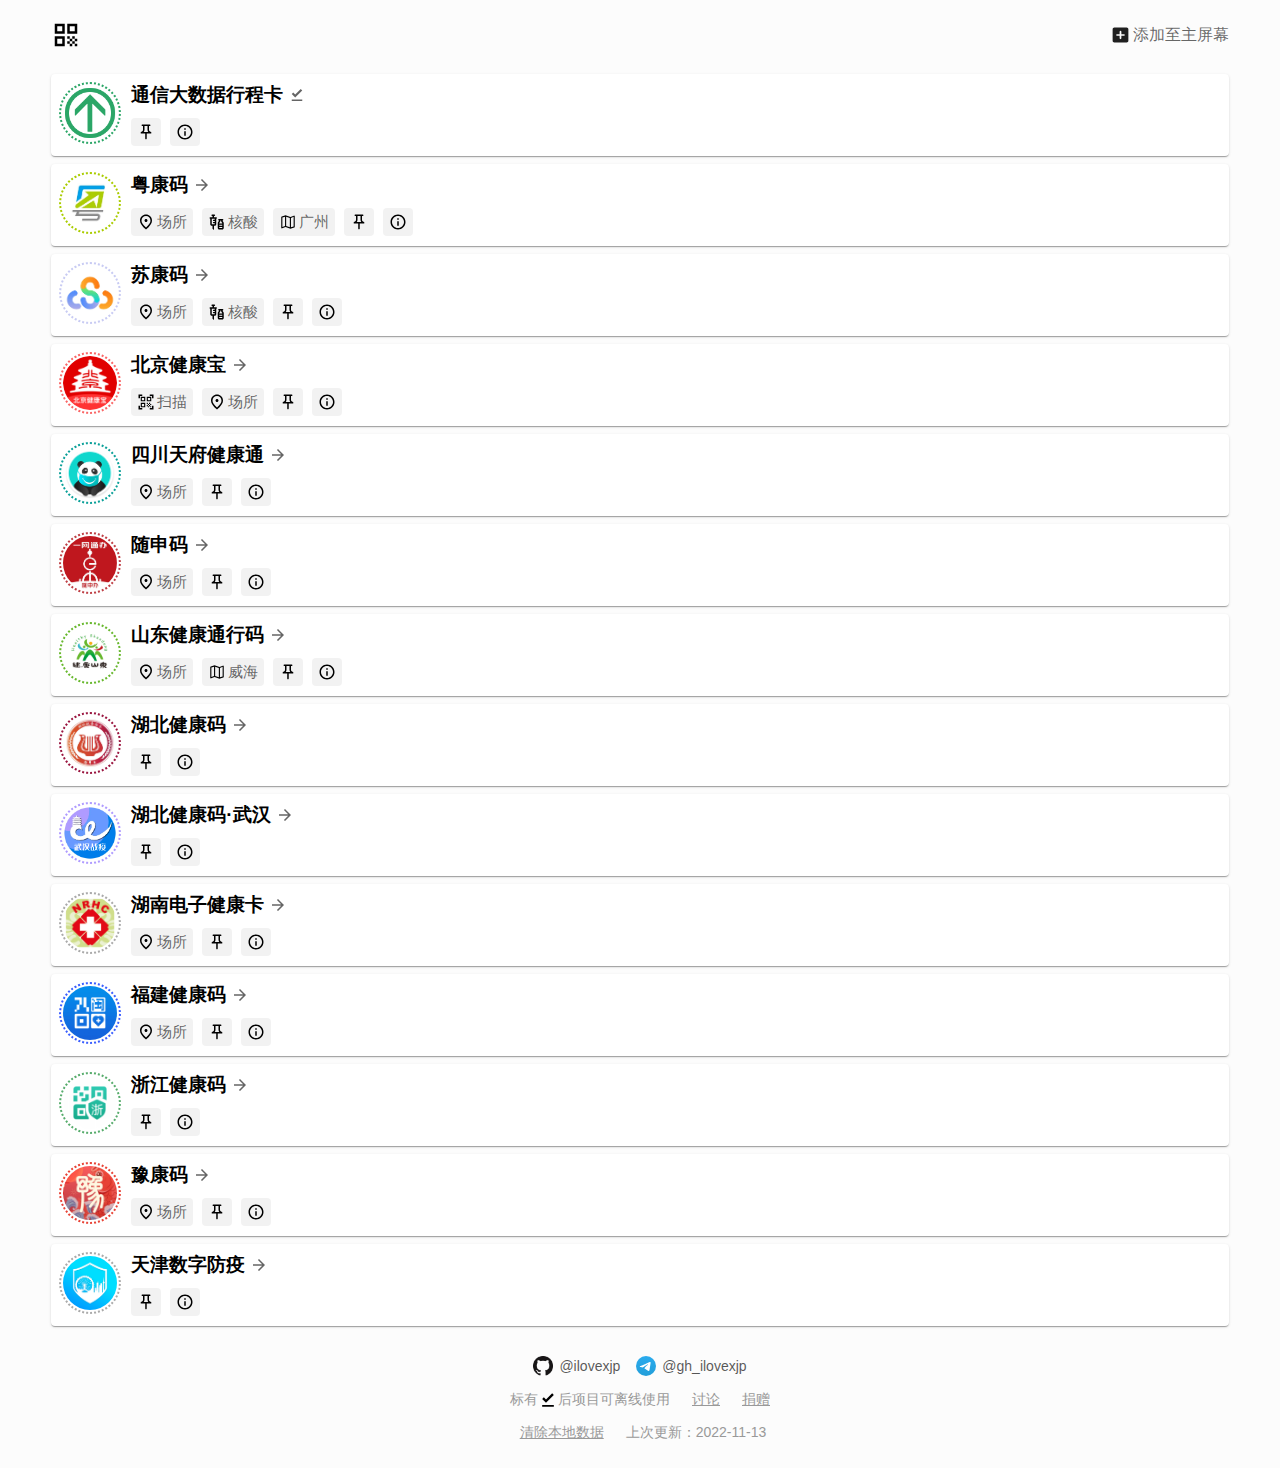
<file: code/src/main/resources/static/health/index.html>
<!doctypehtml><title>健康码模拟</title>
<meta http-equiv="Content-Type" content="text/html; charset=UTF-8">
<meta name="viewport" content="width=device-width,initial-scale=1,maximum-scale=1,user-scalable=0">
<meta name="theme-color" content="#FCFCFC">
<meta name="apple-mobile-web-app-status-bar-style" content="black-translucent">
<link rel="manifest" href="manifest.json">
<link rel="icon" type="image/jpeg" href="common/logo.jpg">
<link rel="apple-touch-icon" sizes="512x512" href="common/logo.jpg">
<link rel="stylesheet" href="app.css">
<script src="app.js"></script>
<div class="header">
    <div class="page-title-container"><img class="page-title-icon" src="common/icons/qr_code.svg"> <span
            class="page-title"></span></div>
    <div class="sw-status"></div>
</div>
<div id="pwa-install-help" class="app-help"><p>添加至主屏幕后，网页将可以全屏显示。
    <p>在 iOS Safari 中，先点击下方分享按钮，再点击“添加至主屏幕”。
    <p>注意：若正在使用全面屏 iOS 设备，在部分带有白色背景导航栏的页面中，可能会出现设备状态栏文字变白“消失”的情况。此时可以 <span style="text-decoration:underline"
                                                                            onclick='document.querySelector("meta[name=apple-mobile-web-app-status-bar-style]").content="default",alert("状态栏模式已切换，请点击分享菜单中的“添加至主屏幕”安装。")'>点击这里切换状态栏样式</span>
        后再安装。此后，所有页面的状态栏颜色将会正确显示，但网页背景无法再延伸至状态栏。
    <p>在 Android Chrome 中，先点击右上角菜单按钮，再点击“添加至主屏幕”。
    <p>在 Android Firefox 中，先点击右上角菜单按钮，再点击“安装”。</div>
<div id="pwa-usage-help" class="app-help"><p>置顶项目和访问过的项目将被自动预加载，以在离线时使用。
    <p>若当前并非以 https 访问，部分功能可能无法使用。
    <p>若正在使用全面屏 iOS 设备，在部分带有白色背景导航栏的页面中，可能会出现设备状态栏文字变白“消失”的情况。此时请在浏览器中重新打开页面，点击页面右上角的“添加至主屏幕”，并按照指引安装。</div>
<div class="apps-list"><p style="text-align:center">如果页面无法加载，请换用较新版本的浏览器，并开启 Javascript 功能。</div>
<footer>
    <div class="links-list">
        <div class="link-wrapper" onclick='window.location.href="https://github.com/ilovexjp"'><img
                src="common/github-logo.png"> <span>@ilovexjp</span></div>
        <div class="link-wrapper" onclick='window.location.href="https://t.me/gh_ilovexjp"'><img
                src="common/telegram-logo.svg"> <span>@gh_ilovexjp</span></div>
    </div>
    <div class="links-list links-list-help">
        <div class="link-wrapper" id="sw-help-text" style="display:none">标有 <img src="common/icons/download_done.svg">
            后项目可离线使用
        </div>
        <div class="link-wrapper"><a href="https://github.com/ilovexjp/health-code-index/discussions">讨论</a></div>
        <div class="link-wrapper"><a href="https://t.me/s/gh_ilovexjp/23">捐赠</a></div>
    </div>
    <div class="links-list links-list-help">
        <div class="link-wrapper"><a id="clear-local-data">清除本地数据</a></div>
        <div class="link-wrapper"><span id="last-update" onclick="updateServiceWorker(this)">上次更新：2022-11-13</span>
        </div>
    </div>
</footer>
<script>render()</script>
</file>
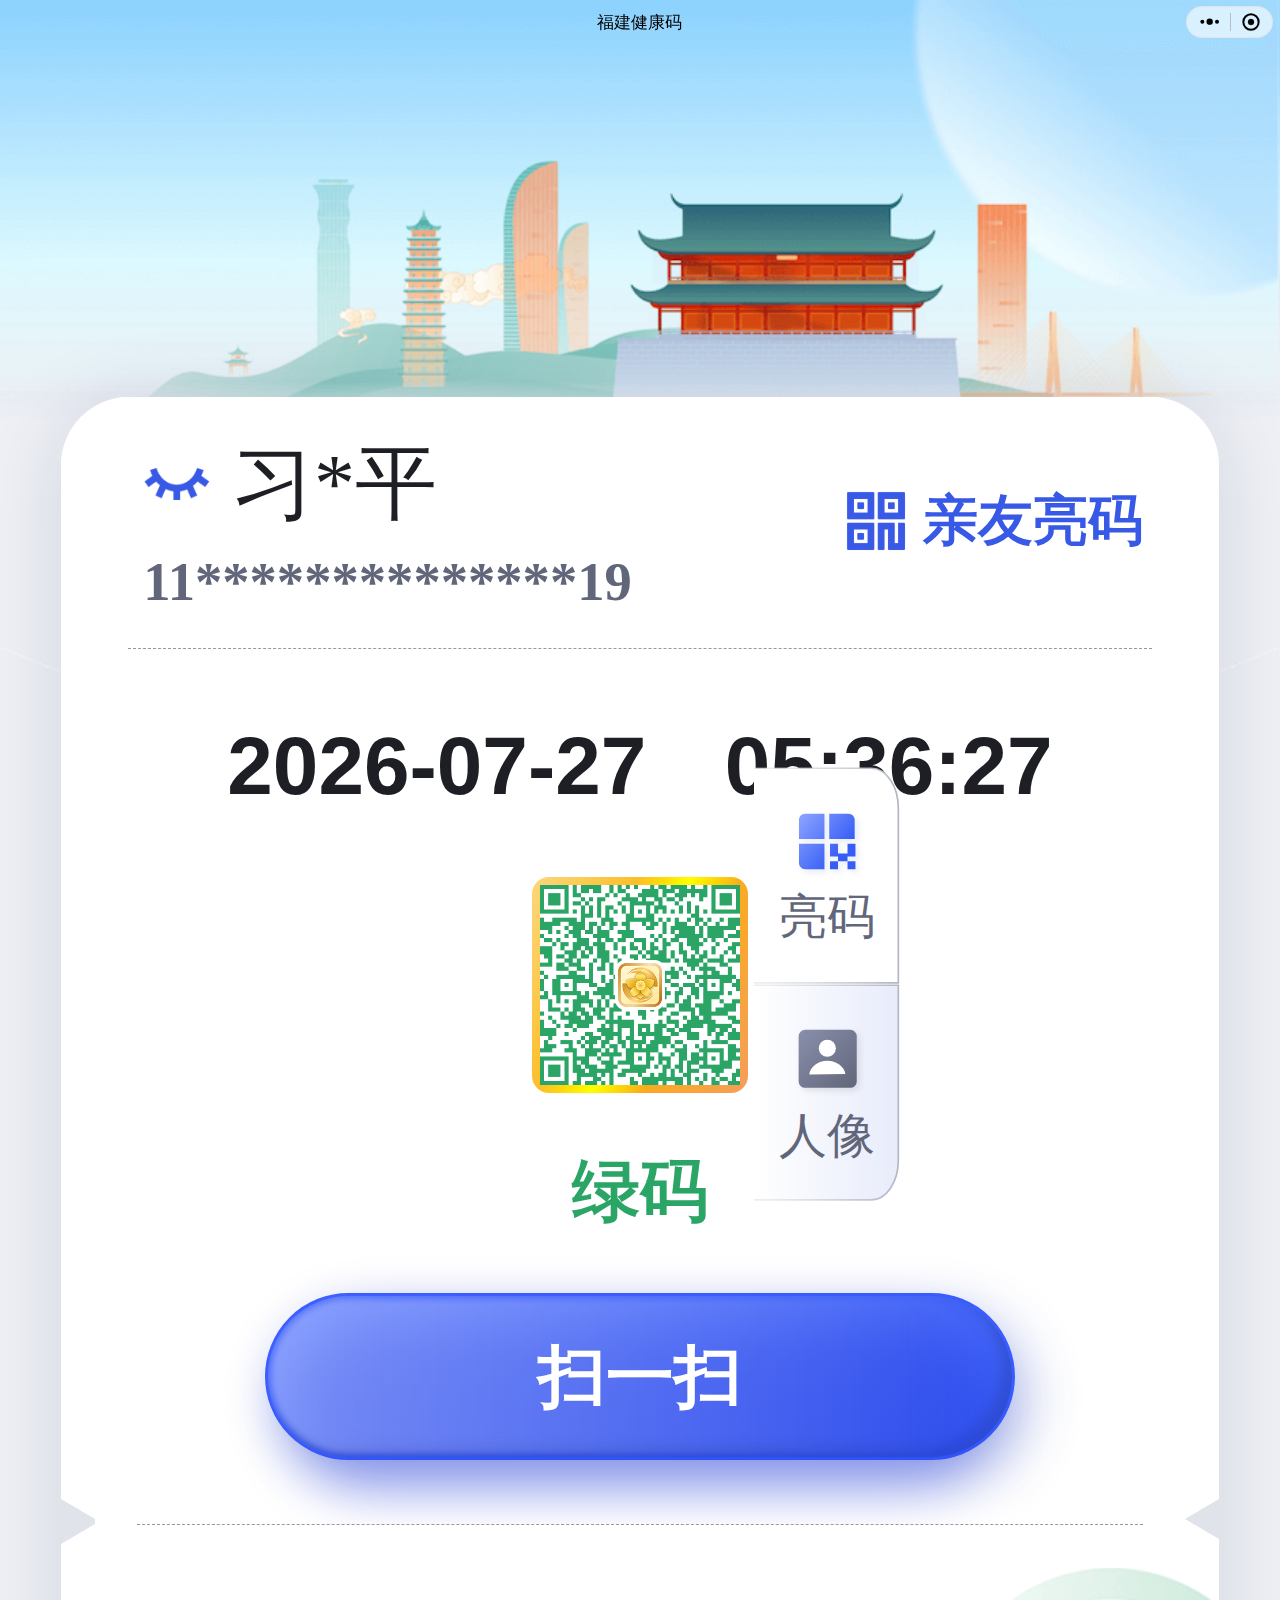
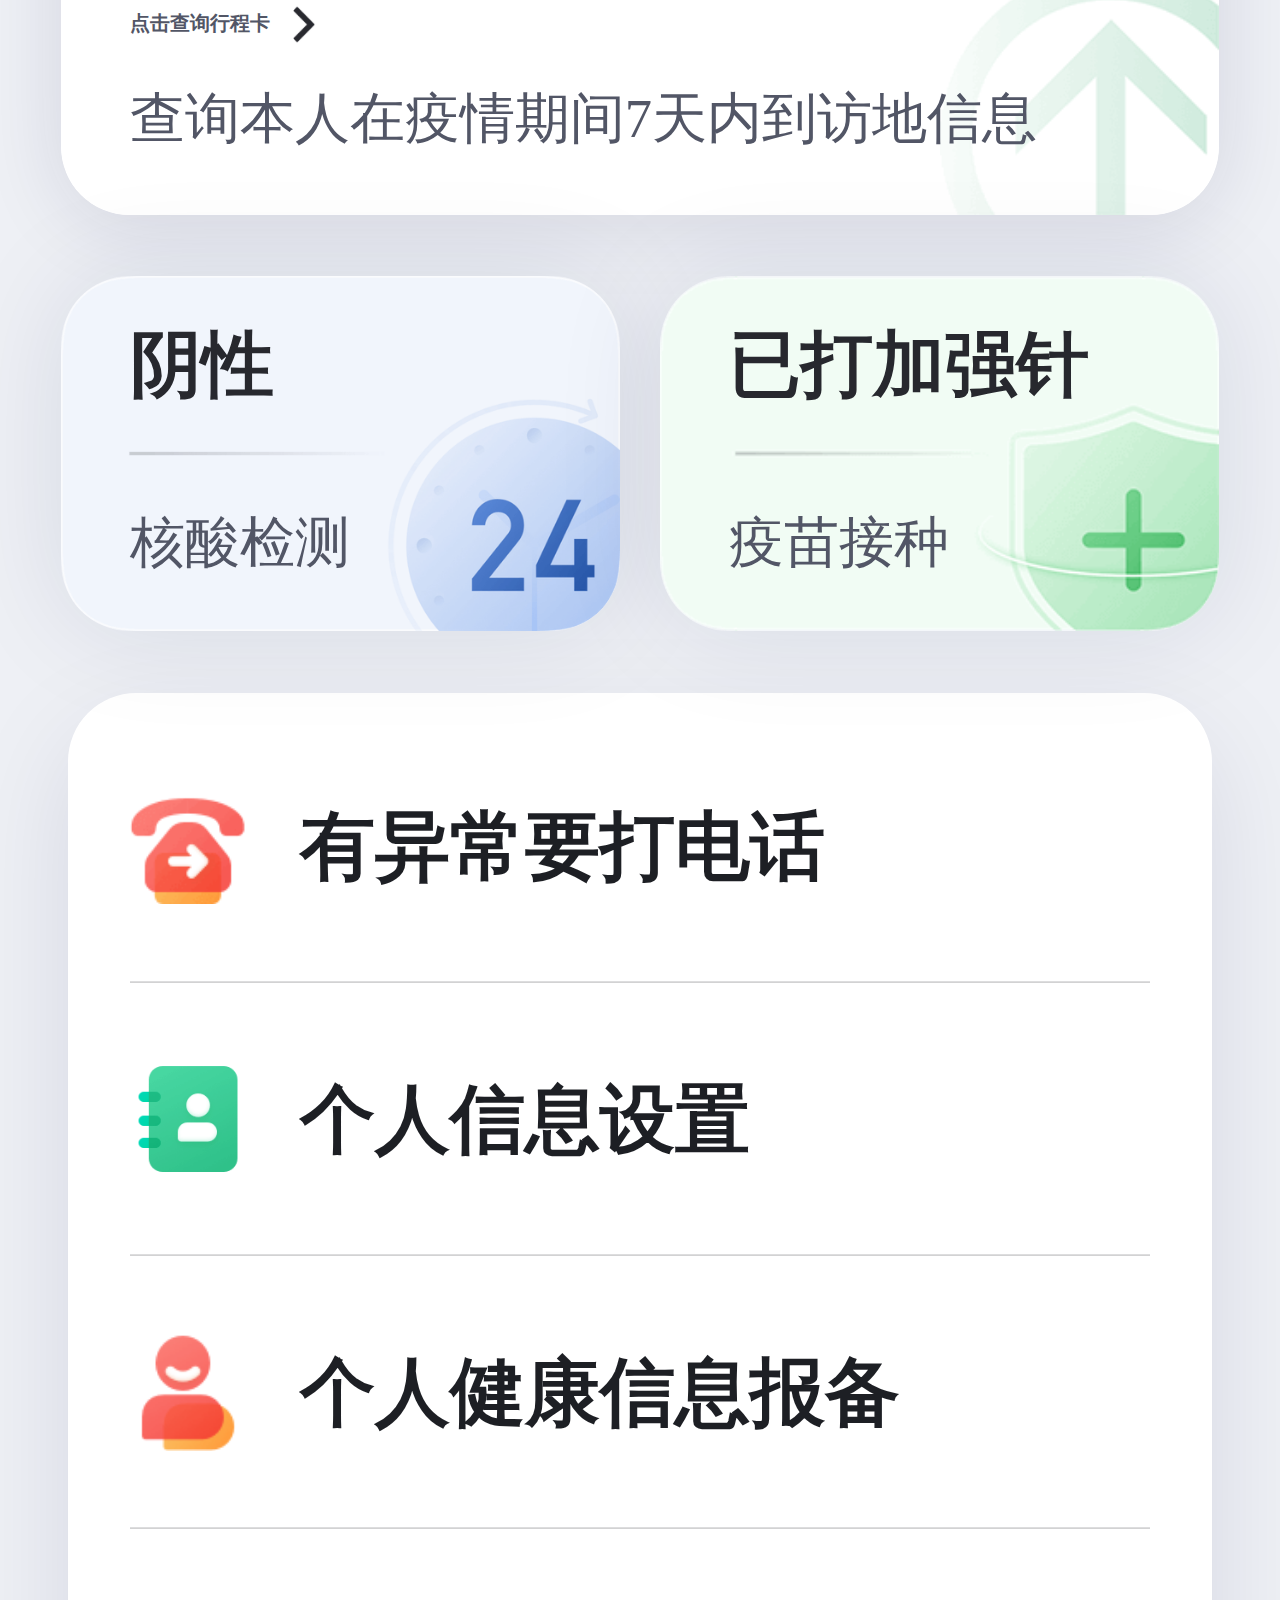
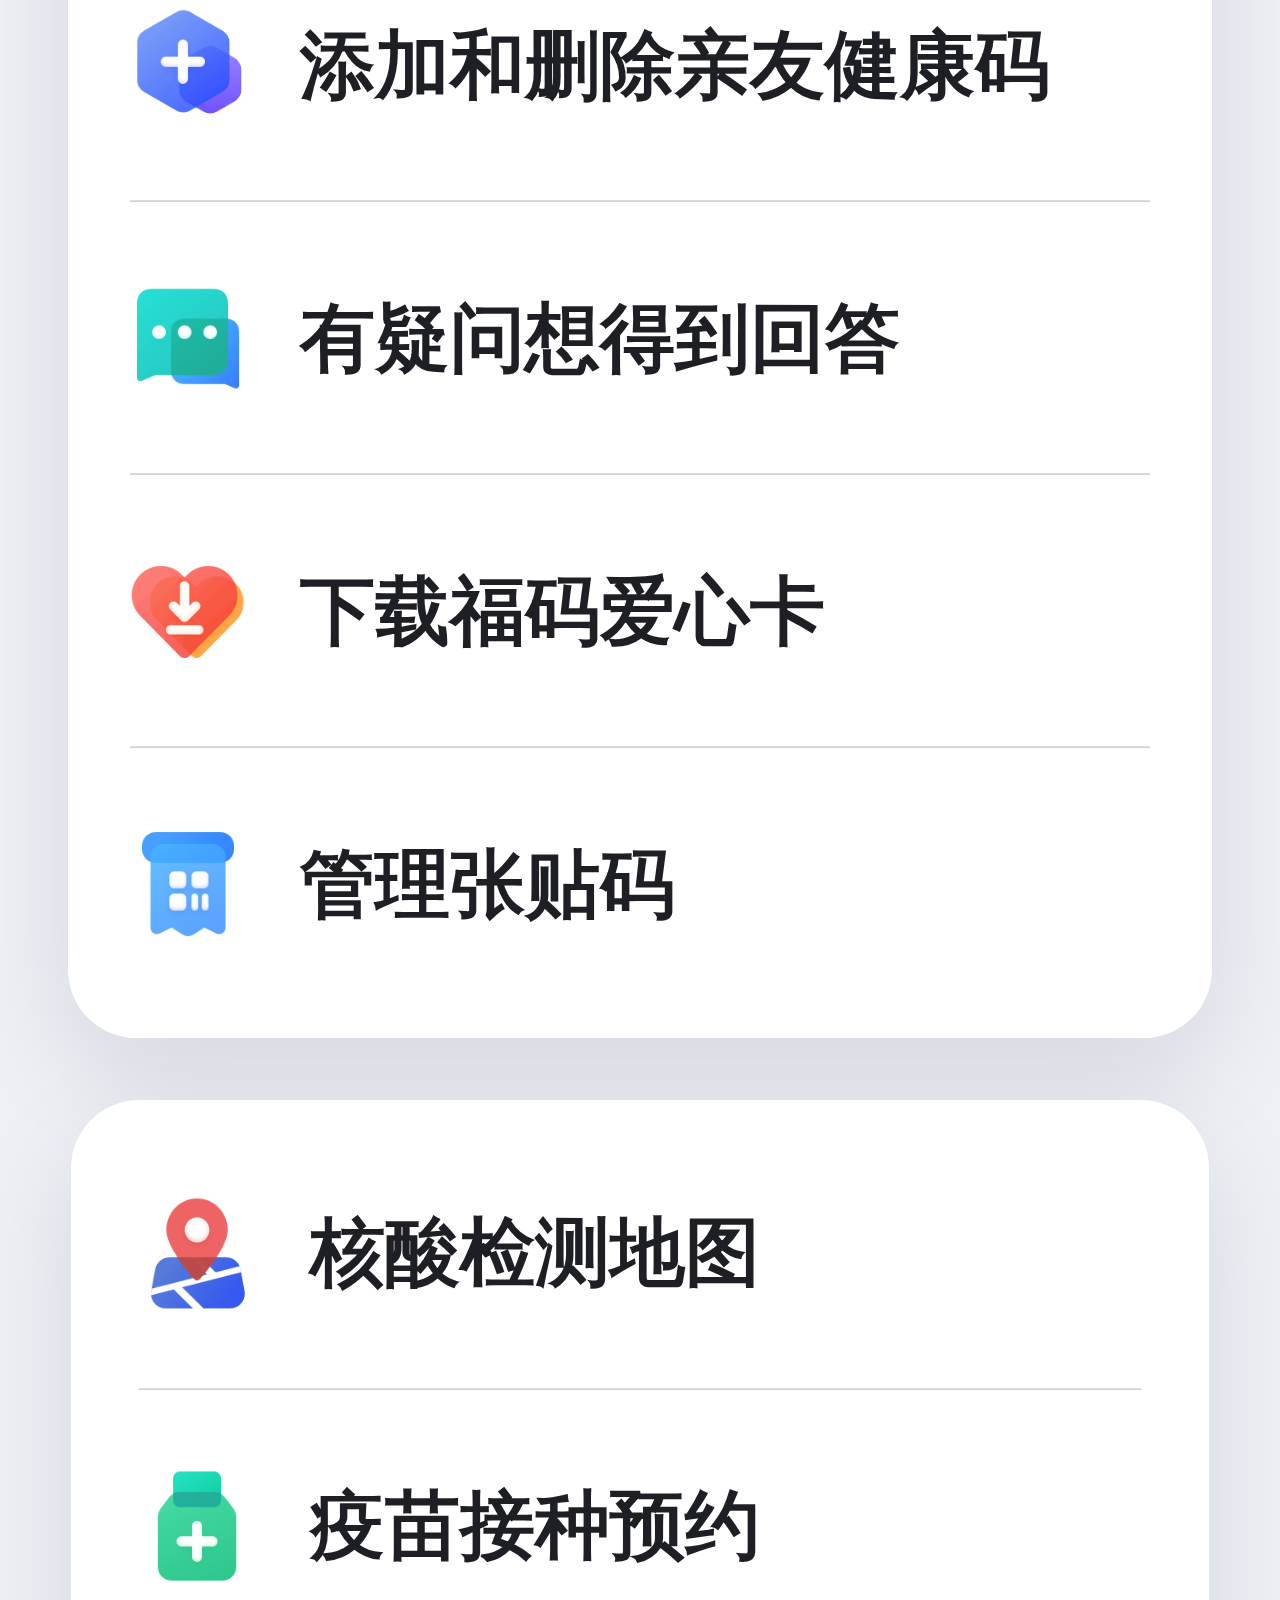
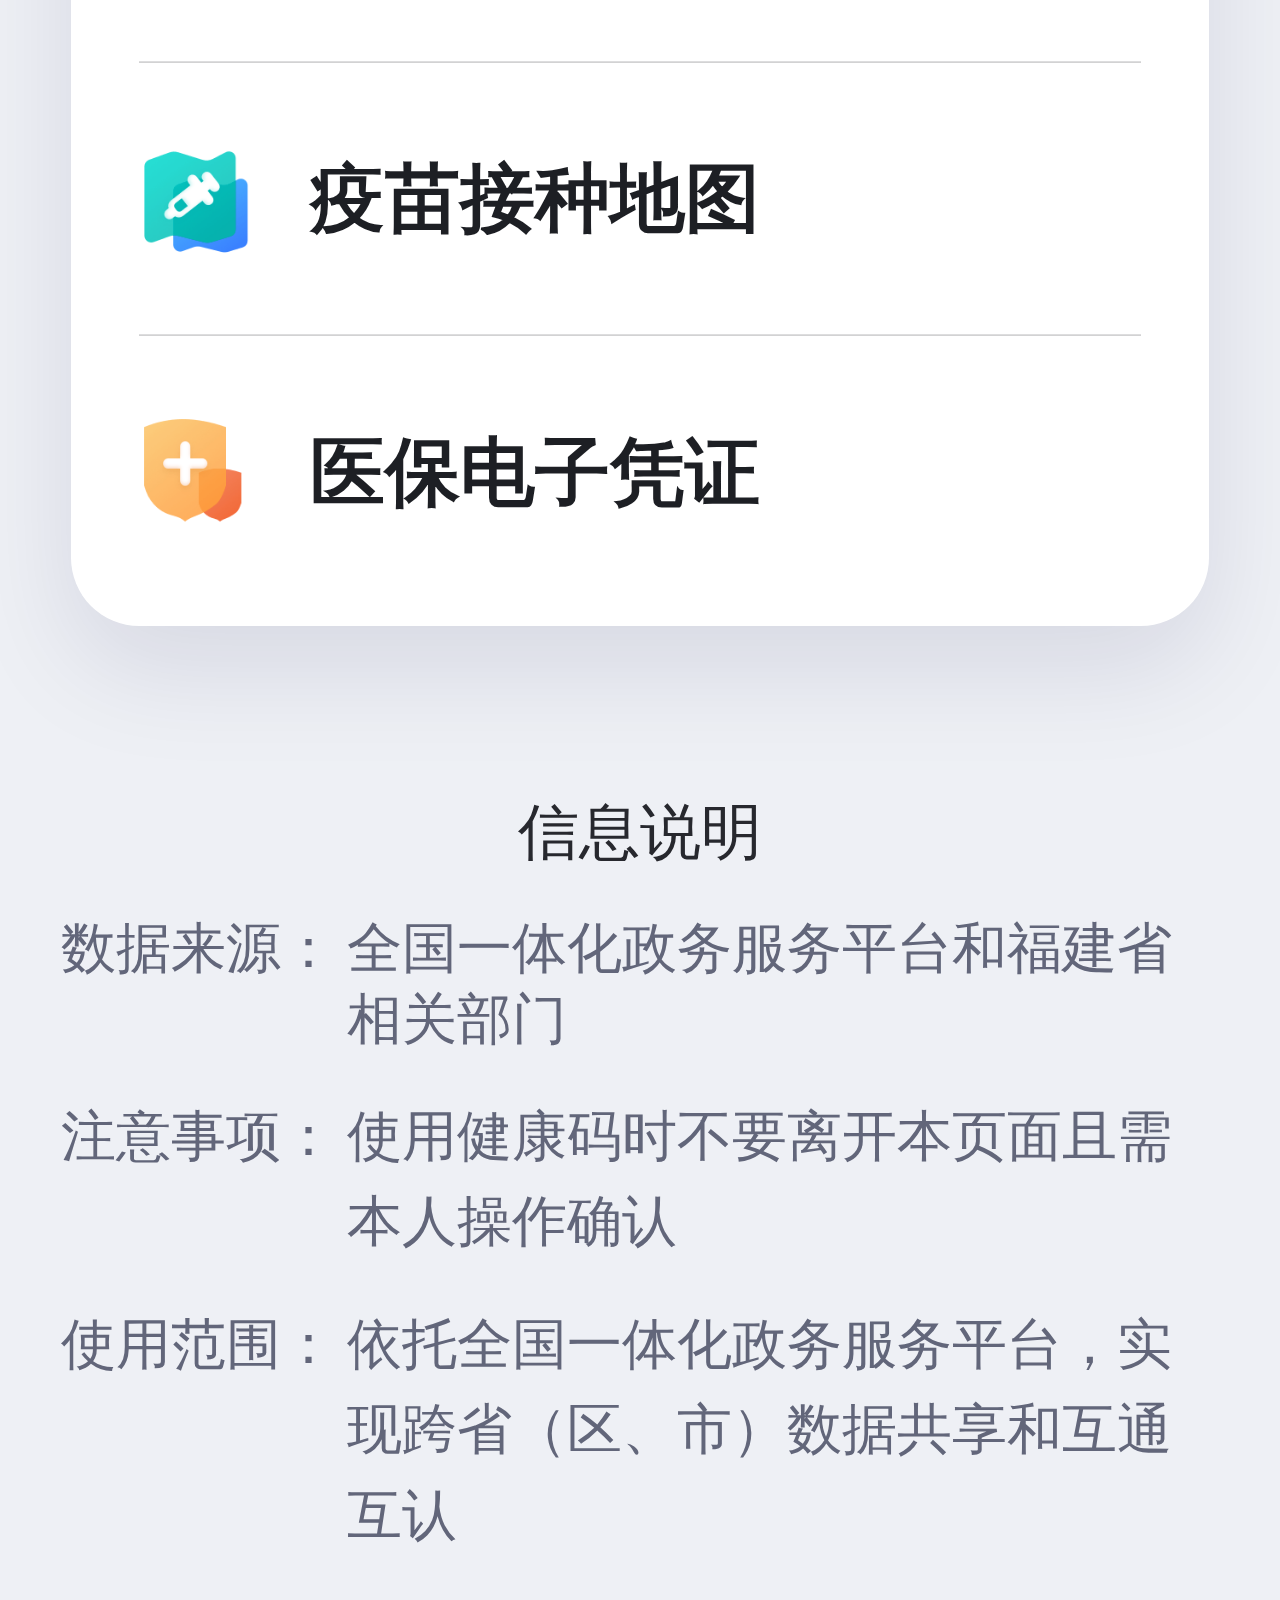
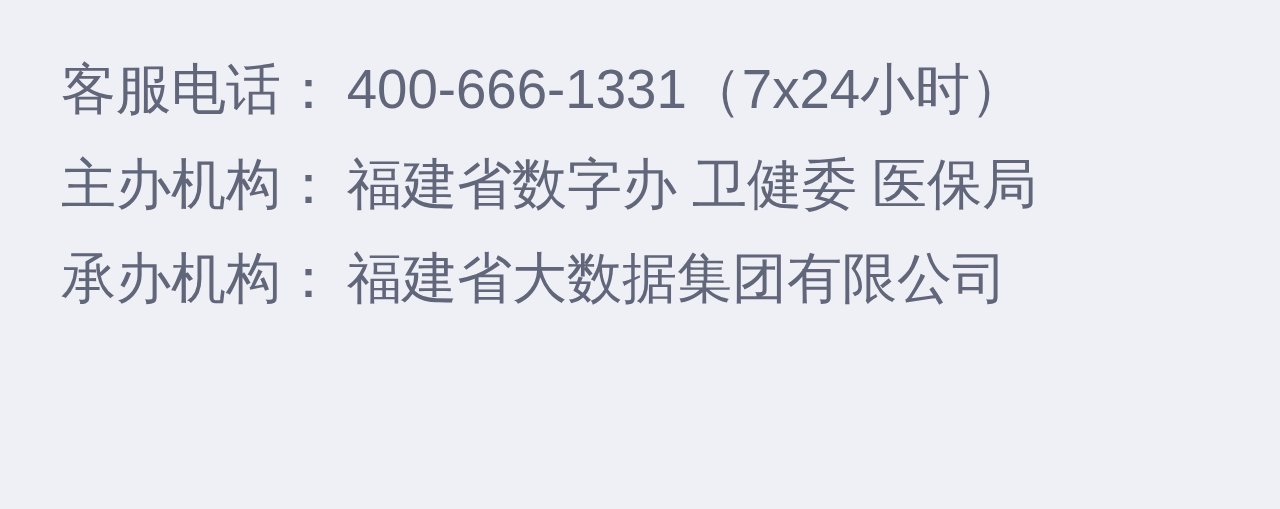
<file: code/src/main/resources/static/health/fujian-hc/index.html>
<!doctypehtml><title>福建健康码</title><meta http-equiv="Content-Type"content="text/html;charset=UTF-8"><meta name="viewport"content="width=device-width,height=device-height,viewport-fit=cover,initial-scale=1,maximum-scale=1,user-scalable=0"><meta name="theme-color"content="#FFFFFF"><meta name="apple-mobile-web-app-status-bar-style"content="black-translucent"><link rel="manifest"href="manifest.json"><link rel="icon"type="image/png"href="./static/jkm_logo.png"><link rel="apple-touch-icon"sizes="360x360"href="./static/jkm_logo.png"><link rel="stylesheet"href="app.css"><link rel="stylesheet"href="../common/nav.css"><script src="../common/base.js"></script><view class="weui-navigation-bar"><view class="weui-navigation-bar__placeholder"></view><view class="weui-navigation-bar__inner nav"style="color:#000"><view class="weui-navigation-bar__left"></view><view class="weui-navigation-bar__center"style="font-weight:400"><text>福建健康码</text></view><view class="weui-navigation-bar__right"></view></view><div class="capsule"onclick="navigateHome()"><svg class="capsule-menu-icon"viewBox="0 0 64 28"xmlns="http://www.w3.org/2000/svg"><circle cx="32"cy="14"r="9.5"/><circle cx="54"cy="14"r="6"/><circle cx="10"cy="14"r="6"/></svg><div class="splitter"></div><svg class="capsule-exit-icon"viewBox="0 0 60 60"xmlns="http://www.w3.org/2000/svg"><circle cx="30"cy="30"r="9"/><circle cx="30"cy="30"r="23"stroke-width="6"fill="transparent"/></svg></div></view><view backgroundcolor="#EEF0F5"class="type-fj-jkm:Page"style="position:absolute;top:0"><image alt="[图片]"class="type-gsd-h5-react:Image"id="id221"mode="widthFix"slot="content"src="./static/bg2@2x.png"style="width:100%;height:61.333vw;margin-top:0;margin-left:0;position:static;left:0;top:0"></image><view class="type-gsd-h5-react:Container"id="id69"slot="content"style="position:relative"><view class="type-gsd-h5-react:Container"id="id57"style="width:100%;margin-top:0;padding-right:5.333vw;padding-bottom:1.333vw;padding-left:5.333vw;display:none;z-index:99;text-align:left;background:#fff;position:fixed;top:0"><text class="type-gsd-h5-react:Text"id="id58"style="color:#1d1f24;font-size:4.533vw;line-height:6.933vw;text-align:center;font-family:PingFangSC-Medium;letter-spacing:0">福建健康码</text></view><view class="type-gsd-h5-react:Container"id="id68"style="margin-top:-30.667vw"><view class="type-gsd-h5-react:Container"id="id6"style="margin:0 4.8vw;display:flex;align-items:center;flex-direction:column;border-radius:5.333vw;background:#fff;position:relative;overflow:hidden;box-shadow:0 .533vw 6.4vw 0 rgba(25,24,71,.12);filter:blur(2)"><view class="type-gsd-h5-react:Container"id="id24"style="width:100%;height:19.467vw;padding-right:5.867vw;padding-left:6.4vw;display:flex;align-items:center;flex-direction:row;border-bottom-right-radius:4vw;border-bottom-left-radius:4vw;background:#fff;position:relative"><view class="type-gsd-h5-react:Container"id="id27"style="display:flex;justify-content:space-between;flex:1"><view class="type-gsd-h5-react:Container"style="display:flex;flex-direction:column;flex:auto"id="masked-info-container"><view class="type-gsd-h5-react:Container"style="display:flex;align-items:center"><image alt="[图片]"bindtap="onuuid_e0931441$tap"class="type-gsd-h5-react:Image"id="uuid_e0931441"mode="scaleToFill"src="./static/close.png"onclick="toggleInfoMask(!1)"style="width:5.333vw;height:5.333vw;margin-right:1.6vw;display:block"></image><text class="type-gsd-h5-react:Text"id="masked-name"style="color:#1d1f24;font-size:6.4vw;line-height:8.933vw;font-family:PingFangSC-Medium;letter-spacing:0;white-space:nowrap;text-overflow:ellipsis;overflow:hidden;word-break:break-all"></text></view><text class="type-gsd-h5-react:Text"id="masked-idcard"style="margin-top:.667vw;color:#62667a;font-size:4.267vw;line-height:5.067vw;font-weight:700;font-family:PingFangSC-Regular;letter-spacing:0"></text></view><view class="type-gsd-h5-react:Container"style="display:none;flex-direction:column;flex:auto"id="info-container"><view class="type-gsd-h5-react:Container"style="display:flex;align-items:center"><image alt="[图片]"bindtap="onuuid_e0931441$tap"class="type-gsd-h5-react:Image"id="uuid_e0931441"mode="scaleToFill"src="./static/open.png"onclick="toggleInfoMask(!0)"style="width:5.333vw;height:5.333vw;margin-right:1.6vw;display:block"></image><text class="type-gsd-h5-react:Text"id="name"style="color:#1d1f24;font-size:6.4vw;line-height:8.933vw;font-family:PingFangSC-Medium;letter-spacing:0;white-space:nowrap;text-overflow:ellipsis;overflow:hidden;word-break:break-all"></text></view><text class="type-gsd-h5-react:Text"id="idcard"style="margin-top:.667vw;color:#62667a;font-size:4.267vw;line-height:5.067vw;font-weight:700;font-family:PingFangSC-Regular;letter-spacing:0"></text></view><view bindtap="onid30$tap"class="type-gsd-h5-react:Container"id="id30"style="display:flex;justify-content:flex-end;align-items:center;flex:none"><image alt="[图片]"class="type-gsd-h5-react:Image"id="uuid_1940d160"mode="scaleToFill"src="./static/family-btn@2x.png"style="width:5.333vw;height:5.333vw"></image><text class="type-gsd-h5-react:Text"id="id31"style="padding-left:1.067vw;color:#3858e6;font-size:4.267vw;line-height:7.467vw;text-align:right;font-weight:bolder;font-family:PingFangSC-Regular;letter-spacing:0">亲友亮码</text></view></view><view class="type-gsd-h5-react:Container"id="id35"style="width:4vw;height:4vw;display:none;border-style:none;border-radius:50%;background:#3858e6;position:absolute;left:-2vw;top:19.067vw"></view><view class="type-gsd-h5-react:Container"id="id36"style="width:4vw;height:4vw;display:none;border-radius:50%;background:#3858e6;position:absolute;right:-2vw;top:19.067vw"></view></view><view bindchangephoto="onid25$changePhoto"bindgofirstreport="onid25$goFirstReport"bindgoreportafter14days="onid25$goReportAfter14days"bindgoverify="onid25$goVerify"bindgovisitedregion="onid25$goVisitedRegion"bindmanualrefresh="onid25$manualRefresh"bindpreviewofflinecode="onid25$previewOfflineCode"bindshowreason="onid25$showReason"bindtouploadphoto="onid25$toUploadPhoto"class="type-gsd-h5-react:Container"id="id25"style="width:80vw;height:.267vw;display:block;border-bottom:.133vw dashed #939aa0"></view><view class="type-gsd-h5-react:Container"id="id38"style="width:100%;height:auto;border-bottom-right-radius:5.333vw;border-bottom-left-radius:5.333vw;overflow:hidden"><view class="type-gsd-h5-react:Container"id="id39"style="width:100%;display:inline-block;position:relative"><view class="wa-comp-fj-jkm-StandardHealthCodeWrapper type-gsd-h5-react:Container"id="id2"><view class="type-gsd-h5-react:Container"id="id32"><view class="type-gsd-h5-react:Container"id="id11"style="padding-top:5.333vw"><view class="wa-comp-fj-jkm-StandardHealthBaseCodeWrapper type-gsd-h5-react:Container"id="id4"style="display:block"><view class="type-gsd-h5-react:Container"id="id20"style="text-align:center"><view class="type-gsd-h5-react:Container"id="id24"><view class="type-gsd-h5-react:Container"id="id52"style="margin-bottom:5.333vw;display:inline-block;color:#1d1f24;font-size:6.4vw;line-height:7.733vw;font-weight:700"title="日期、时间"><text class="type-gsd-h5-react:Text"id="date"style="padding-right:3.067vw"></text><text class="type-gsd-h5-react:Text"id="time"style="padding-left:3.067vw"></text></view><view class="type-gsd-h5-react:Container"id="id29"style="position:relative;height:var(--imgwidth)"><view class="wa-comp-standard-city-code-BaseQrcode type-gsd-h5-react:Container"id="id1"style="width:auto;margin:0;display:inline-block;position:static;height:26.667vw;z-index:5;position:relative;transform:translateZ(1px)"title="qrcode"><view class="type-gsd-h5-react:Container"id="id13"style="height:var(--imgwidth);width:var(--imgwidth)"><view class="type-gsd-h5-react:Container"id="id6"style="width:100%;height:100%;position:relative;display:flex;align-items:center;justify-content:center"><image alt="[图片]"binderror="onid14$error"bindload="onid14$load"class="type-gsd-h5-react:Image"id="id14"mode="scaleToFill"src="[data-uri]"style="width:100%;height:100%"></image><image alt="[图片]"class="type-gsd-h5-react:Image"id="id5"mode="scaleToFill"src="./static/logo21@2x.png"style="width:25%;height:25%;z-index:2;position:absolute"></image></view></view></view><view class="type-gsd-h5-react:Container"id="uuid_c0cf3c00"style="display:flex;justify-content:center;align-items:center;flex-direction:row;position:absolute;left:0;right:0;top:-4.267vw;bottom:-4.267vw"title="跑边"><view class="horse_run_con type-gsd-h5-react:Container"id="uuid_4e457a41"style="display:flex;justify-content:center;align-items:center;flex-direction:row;position:relative;box-sizing:border-box;width:calc(var(--imgwidth) + 16px);height:calc(var(--imgwidth) + 16px)"><view class="type-gsd-h5-react:Container"id="uuid_770fc067"style="width:calc(var(--imgwidth) + 16px);height:calc(var(--imgwidth) + 16px);padding:1.067vw;z-index:0;border-radius:1.333vw;background:linear-gradient(115deg,rgba(255,180,0,.5),#ffb400,rgba(247,135,52,.8));position:absolute;left:0;top:0;box-sizing:border-box;overflow:hidden"><view class="type-gsd-h5-react:Container"id="uuid_5ed69025"style="z-index:2;border-radius:1.067vw;background:#fff;position:absolute;left:1.067vw;right:1.067vw;top:1.067vw;bottom:1.067vw;transform:translateZ(1px)"></view><view class="type-gsd-h5-react:Container"id="uuid_18d91490"style="width:200%;height:100%;z-index:1;background:linear-gradient(115deg,rgba(0,0,0,.01),rgba(0,0,0,.01),rgba(0,0,0,.01),#ff0,rgba(0,0,0,.01),rgba(0,0,0,.01),rgba(0,0,0,.01));background-size:50% 100%!important;position:absolute;left:0;top:0;animation:start-pen-frames .75s linear infinite"></view></view></view></view><view class="side-tabs type-gsd-h5-react:Container"id="uuid_e4323b55"title="切换人像按钮"style="transform:translate(calc(var(--imgwidth)/ 2 + 14px),-50%)"><view bindtap="onuuid_7cb54472$tap"class="tabs-item type-gsd-h5-react:Container"id="uuid_7cb54472"style="background:url(static/TAB_UP_OFF.svg)"><image alt="[图片]"class="tabs-icon type-gsd-h5-react:Image"id="uuid_0fe30019"mode="scaleToFill"src="./static/QR_ON.svg"></image><text class="tabs-label type-gsd-h5-react:Text"id="uuid_dd617492">亮码</text></view><view bindtap="onuuid_5fcf6006$tap"class="tabs-item type-gsd-h5-react:Container"id="uuid_5fcf6006"style="background:url(static/TAB_DOWN_ON.svg)"><image alt="[图片]"class="tabs-icon type-gsd-h5-react:Image"id="uuid_a9108235"mode="scaleToFill"src="./static/CAM_OFF.svg"></image><text class="tabs-label type-gsd-h5-react:Text"id="uuid_242b1819">人像</text></view></view></view><view class="type-gsd-h5-react:Container"id="id30"style="margin-top:4.533vw;display:flex;justify-content:center;align-items:center;line-height:4.8vw"><view bindtap="onuuid_2eec5308$tap"class="type-gsd-h5-react:Container"id="uuid_2eec5308"slot="descSlot"style="display:flex;justify-content:center;align-items:center;flex-direction:row"><text class="type-gsd-h5-react:Text"id="id44"style="padding-right:0;padding-left:0;font-size:5.333vw;line-height:7.467vw;font-weight:bolder;color:#2ba566">绿码</text></view></view></view></view></view></view></view></view></view><view class="primary-button-con type-gsd-h5-react:Container"id="id40"style="padding-top:4.267vw;padding-bottom:4.8vw;display:flex;align-items:center;flex-direction:column;border-style:none"><view class="wa-comp-fj-jkm-Button type-gsd-h5-react:Container type-fj-jkm:Button"id="uuid_99e59a32"style="width:58.667vw;height:13.067vw"onclick='window.location.href="checkin.html"'><view class="btn-bg1 type-gsd-h5-react:Container"id="uuid_cb220d96"style="width:100%;height:100%;display:flex;justify-content:center;align-items:center;border:.267vw solid #3a5eff;border-radius:8.533vw;position:relative;box-shadow:1.067vw 1.6vw 4.267vw 0 rgba(44,71,190,.3),inset -.8vw -.8vw 1.067vw 0 rgba(44,71,190,.6);filter:blur(0)"><view class="type-gsd-h5-react:Container"id="uuid_44fe7c67"style="z-index:3;position:relative"><text class="type-gsd-h5-react:Text"id="uuid_e98aca79"slot="textSlot"style="color:#fff;font-size:5.333vw;line-height:9.6vw;font-weight:600">扫一扫</text></view><view class="high-light type-gsd-h5-react:Container"id="uuid_c6960684"></view></view></view></view><view class="type-gsd-h5-react:Container"id="uuid_823e2a87"style="display:flex;align-items:center;flex-direction:column;border-style:none;position:relative"><view class="type-gsd-h5-react:Container"id="uuid_f4b50588"style="width:78.667vw;height:.267vw;border-bottom:.133vw dashed #939aa0"></view><view bindtap="onuuid_194f0622$tap"class="wa-comp-fj-jkm-TravelCard type-gsd-h5-react:Container"id="uuid_194f0622"style="width:100%;height:22.667vw;padding-right:4.267vw;padding-left:5.333vw;display:flex;justify-content:space-between;align-items:center;flex-direction:row;border-bottom-right-radius:5.333vw;border-bottom-left-radius:5.333vw;background:#fff;position:relative;overflow:hidden"><view class="type-gsd-h5-react:Container"id="uuid_beb0e836"style="width:100%;display:flex;justify-content:space-between;align-items:center;z-index:1;position:relative"onclick="navigateToTripCard()"><view class="type-gsd-h5-react:Container"id="uuid_259dfd84"><view class="type-gsd-h5-react:Container"id="uuid_8ba24d83"style="display:flex;align-items:center;color:#525666;font-size:5.333vw;line-height:6.4vw;font-weight:bolder"><text class="type-gsd-h5-react:Text"id="uuid_b0d7cc24"style="font-size:20px">点击查询行程卡</text><image alt="[图片]"class="type-gsd-h5-react:Image"id="uuid_f0850377"mode="scaleToFill"src="./static/icon-arrow-right@2x.png"style="width:4.267vw;height:4.267vw;margin-left:.533vw"></image></view><view class="type-gsd-h5-react:Container"id="uuid_280c0677"style="margin-top:1.333vw"><text class="type-gsd-h5-react:Text"id="uuid_e574bb50"style="color:#525666;font-size:4.267vw;font-weight:400;font-family:PingFangSC-Regular;letter-spacing:0">查询本人在疫情期间7天内到访地信息</text></view></view></view><image alt="[图片]"class="type-gsd-h5-react:Image"id="uuid_f5ea9424"mode="scaleToFill"src="./static/travel-card@2x.png"style="width:21.733vw;height:19.333vw;position:absolute;right:0;bottom:0"></image></view><view class="triangle-right type-gsd-h5-react:Container"id="uuid_c6be1741"style="height:3.467vw;position:absolute;left:0;top:-1.733vw"></view><view class="triangle-left type-gsd-h5-react:Container"id="uuid_cec63a89"style="position:absolute;right:0;top:-1.733vw"></view></view><view class="type-gsd-h5-react:Container"id="uuid_e7a4e889"style="display:none;border-style:none"><view class="type-gsd-h5-react:Container"id="uuid_62f24a90"style="width:81.867vw;height:.133vw;display:none;border-bottom:.133vw dashed #939aa0"></view><view bindtap="onuuid_8e2bb990$tap"class="type-gsd-h5-react:Container"id="uuid_8e2bb990"style="width:auto;height:10.667vw;margin-top:4.4vw;padding:0 4vw;display:flex;justify-content:center;align-items:center;flex-direction:row;border-radius:5.333vw;background:#ebedf3"><image alt="[图片]"class="type-gsd-h5-react:Image"id="uuid_98428890"mode="scaleToFill"src="./static/family_health_code@2x.png"style="width:3.733vw;height:3.733vw;display:inline-block"></image><text class="type-gsd-h5-react:Text"id="uuid_ec6bad90"style="margin-right:4.4vw;margin-left:2.667vw;display:inline-block;color:#5c5e66;font-size:4.267vw;text-align:center;align-items:center;font-family:PingFangSC-Medium;letter-spacing:0">亲友健康码</text><view class="type-WeApps_STD_COMP:Icon"id="uuid_4169f290"style="color:#919eab;font-size:1.6vw"type="arrow-right"></view></view></view></view></view><view class="type-gsd-h5-react:Container"id="uuid_6eefe919"style="padding-right:4.8vw;padding-left:4.8vw"><view class="wa-comp-fj-jkm-NucleicAcidTestAndVaccination nucleic-vaccination-con type-gsd-h5-react:Container type-WeApps_STD_COMP:Icon"id="uuid_99915118"style="width:100%;display:flex;justify-content:space-between;align-items:center;flex-direction:row"><view bindtap="onuuid_5c181a64$tap"class="nucleic-vaccination-item type-gsd-h5-react:Container"id="uuid_5c181a64"style="width:43.6vw;height:27.733vw;padding:0;position:relative"><image alt="[图片]"class="status-icon type-gsd-h5-react:Image"id="uuid_0bbbf666"mode="aspectFit"src="./static/nucleic-24h.png"style="width:100%;height:100%;display:block;line-height:0"></image><view class="type-gsd-h5-react:Container"id="uuid_61e66366"style="width:100%;height:100%;padding-right:2.667vw;padding-left:5.333vw;position:absolute;left:0;top:0"><text class="type-gsd-h5-react:Text"id="uuid_ae58c966"style="height:50%;display:flex;align-items:center;color:#27282e;font-size:5.6vw;font-weight:600">阴性</text><text class="type-gsd-h5-react:Text"id="uuid_b55b1166"style="height:50%;padding-right:9.6vw;display:flex;align-items:center;color:#525666;font-size:4.267vw;font-weight:400">核酸检测</text></view></view><view bindtap="onuuid_326c8e85$tap"class="nucleic-vaccination-item type-gsd-h5-react:Container"id="uuid_326c8e85"style="width:43.6vw;height:27.733vw;padding:0;position:relative"><image alt="[图片]"class="status-icon type-gsd-h5-react:Image"id="uuid_2774dd30"mode="aspectFit"src="./static/vaccination-done.png"style="width:100%;height:100%;display:block;line-height:0"></image><view class="type-gsd-h5-react:Container"id="uuid_e739c467"style="width:100%;height:100%;padding-right:2.667vw;padding-left:5.333vw;position:absolute;left:0;top:0"><text class="type-gsd-h5-react:Text"id="uuid_4cf39b59"style="height:50%;display:flex;align-items:center;color:#27282e;font-size:5.6vw;font-weight:600">已打加强针</text><text class="type-gsd-h5-react:Text"id="uuid_0cc0d346"style="height:50%;padding-right:9.6vw;display:flex;align-items:center;color:#525666;font-size:4.267vw;font-weight:400">疫苗接种</text></view></view></view></view><view class="service-con type-gsd-h5-react:Container"id="id9"style="width:89.333vw;margin:4.8vw auto 0;padding:1.333vw 4.8vw;display:block;border-radius:5.333vw;background:#fff;box-shadow:0 3.2vw 8.533vw 0 rgba(0,13,69,.1);filter:blur(32)"><view bindtap="onid15$tap"class="service-item type-gsd-h5-react:Container"id="id15-0"style="height:21.333vw;display:flex;justify-content:flex-start;align-items:center;flex-direction:row"><image alt="[图片]"class="type-gsd-h5-react:Image"id="id47-0"mode="scaleToFill"src="./static/menu-phone.png"style="width:9.067vw;height:9.067vw;flex-shrink:0"></image><text class="type-gsd-h5-react:Text"id="id11-0"style="padding-left:4.267vw;color:#1d1f24;font-size:5.867vw;line-height:5.867vw;text-align:left;font-weight:bolder;font-family:PingFangSC-Regular;letter-spacing:0">有异常要打电话</text><button class="button--none type-gsd-h5-react:Button"formtype="button"id="id80-0"style="width:100%;height:21.333vw;display:none;opacity:1;border:0 none transparent;background:0 0;position:relative"></button></view><view bindtap="onid15$tap"class="service-item type-gsd-h5-react:Container"id="id15-1"style="height:21.333vw;display:flex;justify-content:flex-start;align-items:center;flex-direction:row"><image alt="[图片]"class="type-gsd-h5-react:Image"id="id47-1"mode="scaleToFill"src="./static/menu-grxxsz.png"style="width:9.067vw;height:9.067vw;flex-shrink:0"></image><text class="type-gsd-h5-react:Text"id="id11-1"style="padding-left:4.267vw;color:#1d1f24;font-size:5.867vw;line-height:5.867vw;text-align:left;font-weight:bolder;font-family:PingFangSC-Regular;letter-spacing:0">个人信息设置</text><button class="button--none type-gsd-h5-react:Button"formtype="button"id="id80-1"style="width:100%;height:21.333vw;display:none;opacity:1;border:0 none transparent;background:0 0;position:relative"></button></view><view bindtap="onid15$tap"class="service-item type-gsd-h5-react:Container"id="id15-2"style="height:21.333vw;display:flex;justify-content:flex-start;align-items:center;flex-direction:row"><image alt="[图片]"class="type-gsd-h5-react:Image"id="id47-2"mode="scaleToFill"src="./static/menu-grjkxxbb.png"style="width:9.067vw;height:9.067vw;flex-shrink:0"></image><text class="type-gsd-h5-react:Text"id="id11-2"style="padding-left:4.267vw;color:#1d1f24;font-size:5.867vw;line-height:5.867vw;text-align:left;font-weight:bolder;font-family:PingFangSC-Regular;letter-spacing:0">个人健康信息报备</text><button class="button--none type-gsd-h5-react:Button"formtype="button"id="id80-2"style="width:100%;height:21.333vw;display:none;opacity:1;border:0 none transparent;background:0 0;position:relative"></button></view><view bindtap="onid15$tap"class="service-item type-gsd-h5-react:Container"id="id15-3"style="height:21.333vw;display:flex;justify-content:flex-start;align-items:center;flex-direction:row"><image alt="[图片]"class="type-gsd-h5-react:Image"id="id47-3"mode="scaleToFill"src="./static/menu-gljtcyjkm.png"style="width:9.067vw;height:9.067vw;flex-shrink:0"></image><text class="type-gsd-h5-react:Text"id="id11-3"style="padding-left:4.267vw;color:#1d1f24;font-size:5.867vw;line-height:5.867vw;text-align:left;font-weight:bolder;font-family:PingFangSC-Regular;letter-spacing:0">添加和删除亲友健康码</text><button class="button--none type-gsd-h5-react:Button"formtype="button"id="id80-3"style="width:100%;height:21.333vw;display:none;opacity:1;border:0 none transparent;background:0 0;position:relative"></button></view><view bindtap="onid15$tap"class="service-item type-gsd-h5-react:Container"id="id15-4"style="height:21.333vw;display:flex;justify-content:flex-start;align-items:center;flex-direction:row"><image alt="[图片]"class="type-gsd-h5-react:Image"id="id47-4"mode="scaleToFill"src="./static/menu-yw.png"style="width:9.067vw;height:9.067vw;flex-shrink:0"></image><text class="type-gsd-h5-react:Text"id="id11-4"style="padding-left:4.267vw;color:#1d1f24;font-size:5.867vw;line-height:5.867vw;text-align:left;font-weight:bolder;font-family:PingFangSC-Regular;letter-spacing:0">有疑问想得到回答</text><button class="button--none type-gsd-h5-react:Button"formtype="button"id="id80-4"style="width:100%;height:21.333vw;display:none;opacity:1;border:0 none transparent;background:0 0;position:relative"></button></view><view bindtap="onid15$tap"class="service-item type-gsd-h5-react:Container"id="id15-5"style="height:21.333vw;display:flex;justify-content:flex-start;align-items:center;flex-direction:row"><image alt="[图片]"class="type-gsd-h5-react:Image"id="id47-5"mode="scaleToFill"src="./static/menu-bcjkm2.png"style="width:9.067vw;height:9.067vw;flex-shrink:0"></image><text class="type-gsd-h5-react:Text"id="id11-5"style="padding-left:4.267vw;color:#1d1f24;font-size:5.867vw;line-height:5.867vw;text-align:left;font-weight:bolder;font-family:PingFangSC-Regular;letter-spacing:0">下载福码爱心卡</text><button class="button--none type-gsd-h5-react:Button"formtype="button"id="id80-5"style="width:100%;height:21.333vw;display:none;opacity:1;border:0 none transparent;background:0 0;position:relative"></button></view><view bindtap="onid15$tap"class="service-item type-gsd-h5-react:Container"id="id15-6"style="height:21.333vw;display:flex;justify-content:flex-start;align-items:center;flex-direction:row"><image alt="[图片]"class="type-gsd-h5-react:Image"id="id47-6"mode="scaleToFill"src="./static/menu-slztm.png"style="width:9.067vw;height:9.067vw;flex-shrink:0"></image><text class="type-gsd-h5-react:Text"id="id11-6"style="padding-left:4.267vw;color:#1d1f24;font-size:5.867vw;line-height:5.867vw;text-align:left;font-weight:bolder;font-family:PingFangSC-Regular;letter-spacing:0">管理张贴码</text><button class="button--none type-gsd-h5-react:Button"formtype="button"id="id80-6"style="width:100%;height:21.333vw;display:none;opacity:1;border:0 none transparent;background:0 0;position:relative"></button></view></view><view class="type-gsd-h5-react:Container"id="id12"style="width:88.933vw;margin:4.8vw auto;display:flex;align-items:flex-start;flex-direction:column;border-radius:5.333vw;background:#fff;box-shadow:0 3.2vw 8.533vw 0 rgba(0,13,69,.1);filter:blur(32)"><text class="type-gsd-h5-react:Text"id="id48"style="margin-top:4vw;margin-left:4.8vw;display:none;color:#1d1f24;font-size:5.6vw;line-height:6.4vw;font-family:PingFangSC-Medium;letter-spacing:0">热门服务</text><view class="service-con type-gsd-h5-react:Container"id="id52"style="width:100%;padding:1.333vw 5.333vw;display:flex;justify-content:flex-start;align-items:center;flex-flow:column wrap"><view bindtap="onid49$tap"class="service-item type-gsd-h5-react:Container"id="id49-iid49"style="width:100%;height:21.333vw;display:flex;justify-content:flex-start;align-items:center;flex-direction:row"><image alt="[图片]"class="type-gsd-h5-react:Image"id="id50-iid49"mode="scaleToFill"src="./static/menu-hsjcdt.png"style="width:9.067vw;height:9.067vw"></image><text class="type-gsd-h5-react:Text"id="id51-iid49"style="padding-left:4.267vw;color:#1d1f24;font-size:5.867vw;line-height:8.267vw;text-align:center;font-weight:bolder;font-family:PingFangSC-Regular;letter-spacing:0">核酸检测地图</text><text class="type-gsd-h5-react:Text"id="id53-iid49"style="margin-top:-.667vw;color:#1d1f24;font-size:3.733vw;line-height:5.333vw;text-align:center;font-family:PingFangSC-Regular;letter-spacing:0"></text></view><view bindtap="onid49$tap"class="service-item type-gsd-h5-react:Container"id="id49-iid49"style="width:100%;height:21.333vw;display:flex;justify-content:flex-start;align-items:center;flex-direction:row"><image alt="[图片]"class="type-gsd-h5-react:Image"id="id50-iid49"mode="scaleToFill"src="./static/menu-ymjzyy.png"style="width:9.067vw;height:9.067vw"></image><text class="type-gsd-h5-react:Text"id="id51-iid49"style="padding-left:4.267vw;color:#1d1f24;font-size:5.867vw;line-height:8.267vw;text-align:center;font-weight:bolder;font-family:PingFangSC-Regular;letter-spacing:0">疫苗接种预约</text><text class="type-gsd-h5-react:Text"id="id53-iid49"style="margin-top:-.667vw;color:#1d1f24;font-size:3.733vw;line-height:5.333vw;text-align:center;font-family:PingFangSC-Regular;letter-spacing:0"></text></view><view bindtap="onid49$tap"class="service-item type-gsd-h5-react:Container"id="id49-iid49"style="width:100%;height:21.333vw;display:flex;justify-content:flex-start;align-items:center;flex-direction:row"><image alt="[图片]"class="type-gsd-h5-react:Image"id="id50-iid49"mode="scaleToFill"src="./static/menu-ymjzdt.png"style="width:9.067vw;height:9.067vw"></image><text class="type-gsd-h5-react:Text"id="id51-iid49"style="padding-left:4.267vw;color:#1d1f24;font-size:5.867vw;line-height:8.267vw;text-align:center;font-weight:bolder;font-family:PingFangSC-Regular;letter-spacing:0">疫苗接种地图</text><text class="type-gsd-h5-react:Text"id="id53-iid49"style="margin-top:-.667vw;color:#1d1f24;font-size:3.733vw;line-height:5.333vw;text-align:center;font-family:PingFangSC-Regular;letter-spacing:0"></text></view><view bindtap="onid49$tap"class="service-item type-gsd-h5-react:Container"id="id49-iid49"style="width:100%;height:21.333vw;display:flex;justify-content:flex-start;align-items:center;flex-direction:row"><image alt="[图片]"class="type-gsd-h5-react:Image"id="id50-iid49"mode="scaleToFill"src="./static/menu-yldzpz.png"style="width:9.067vw;height:9.067vw"></image><text class="type-gsd-h5-react:Text"id="id51-iid49"style="padding-left:4.267vw;color:#1d1f24;font-size:5.867vw;line-height:8.267vw;text-align:center;font-weight:bolder;font-family:PingFangSC-Regular;letter-spacing:0">医保电子凭证</text><text class="type-gsd-h5-react:Text"id="id53-iid49"style="margin-top:-.667vw;color:#1d1f24;font-size:3.733vw;line-height:5.333vw;text-align:center;font-family:PingFangSC-Regular;letter-spacing:0"></text></view></view></view><view bindtap="onid67$tap"class="type-gsd-h5-react:Container"id="id67"style="margin-top:12.8vw;padding-bottom:.133vw;text-align:left"><view class="type-gsd-h5-react:Container"id="id75"style="display:flex;justify-content:center;align-items:center;flex-direction:row"><text class="type-gsd-h5-react:Text"id="id76"style="color:#27282e;font-size:4.8vw;line-height:6.667vw;text-align:center;font-family:PingFangSC-Medium;letter-spacing:0">信息说明</text></view><view class="type-gsd-h5-react:Container"id="uuid_ca767008"style="padding-top:2.933vw;padding-right:4.8vw;padding-left:4.8vw;display:flex;justify-content:flex-start;align-items:flex-start;flex-direction:row;color:#62667a;font-size:4.267vw;line-height:5.6vw"><text class="type-gsd-h5-react:Text"id="uuid_607e9298"style="margin-right:.8vw;flex-shrink:0">数据来源：</text><text class="type-gsd-h5-react:Text"id="uuid_107ad663"style="flex:1">全国一体化政务服务平台和福建省相关部门</text></view><view class="type-gsd-h5-react:Container"id="uuid_f0035914"style="padding-top:2.933vw;padding-right:4.8vw;padding-left:4.8vw;display:flex;justify-content:flex-start;align-items:flex-start;flex-flow:row nowrap;color:#62667a;font-size:4.267vw;line-height:6.667vw"><text class="type-gsd-h5-react:Text"id="uuid_e9c2e716"style="margin-right:.8vw;flex-shrink:0">注意事项：</text><text class="type-gsd-h5-react:Text"id="uuid_e9f04c16"style="display:inline">使用健康码时不要离开本页面且需本人操作确认</text></view><view class="type-gsd-h5-react:Container"id="uuid_c30fe270"style="padding:2.933vw 4.8vw 7.467vw;display:flex;justify-content:flex-start;align-items:flex-start;flex-flow:row nowrap;color:#62667a;font-size:4.267vw;line-height:6.667vw"><text class="type-gsd-h5-react:Text"id="uuid_0cce6471"style="margin-right:.8vw;flex-shrink:0">使用范围：</text><text class="type-gsd-h5-react:Text"id="uuid_27c73a71"style="display:inline">依托全国一体化政务服务平台，实现跨省（区、市）数据共享和互通互认</text></view><view class="type-gsd-h5-react:Container"id="uuid_0c6ff114"style="padding-right:4.8vw;padding-left:4.8vw;display:flex;justify-content:flex-start;align-items:flex-start;flex-direction:row;color:#62667a;font-size:4.267vw"><text class="type-gsd-h5-react:Text"id="uuid_5c1d2714"style="margin-right:.8vw;color:#62667a;flex-shrink:0">客服电话：</text><text class="type-gsd-h5-react:Text"id="uuid_ff814e14"style="display:block;color:#62667a;text-align:left;opacity:1;flex:1">400-666-1331（7x24小时）</text></view><view class="type-gsd-h5-react:Container"id="uuid_369cb454"style="margin-bottom:14.933vw;padding-top:1.6vw;padding-right:4.8vw;padding-left:4.8vw;display:flex;justify-content:flex-start;align-items:flex-start;flex-direction:column;font-size:4.267vw"><view class="type-gsd-h5-react:Container"id="uuid_78c90b57"style="display:flex"><text class="type-gsd-h5-react:Text"id="uuid_c5d49457"style="margin-right:.8vw;color:#62667a;flex-shrink:0">主办机构：</text><text class="type-gsd-h5-react:Text"id="uuid_97aa0157"style="color:#62667a">福建省数字办 卫健委 医保局</text></view><view class="type-gsd-h5-react:Container"id="uuid_800f8c57"style="padding-top:1.6vw;display:flex"><text class="type-gsd-h5-react:Text"id="uuid_9a950a57"style="margin-right:.8vw;display:block;color:#62667a;text-align:left;opacity:1;flex:1;flex-shrink:0">承办机构：</text><text class="type-gsd-h5-react:Text"id="uuid_0583c357"style="color:#62667a">福建省大数据集团有限公司</text></view></view><view class="type-gsd-h5-react:Container"id="uuid_c4c2af14"style="margin-bottom:14.933vw;padding-top:1.6vw;padding-right:4.8vw;padding-left:4.8vw;display:none;font-size:4.267vw"><view class="type-gsd-h5-react:Container"id="uuid_7f442742"style="width:16.667vw;display:none"><text class="type-gsd-h5-react:Text"id="uuid_c699aa15"style="color:#62667a;font-size:4.267vw;flex-shrink:0">承办机构：</text><text class="type-gsd-h5-react:Text"id="uuid_83c13280"style="width:16.667vw;color:#62667a;font-size:4.267vw">承办机构：</text></view><view class="type-gsd-h5-react:Container"id="uuid_40f8f972"style="display:none"><text class="type-gsd-h5-react:Text"id="uuid_b5b37914"style="display:block;color:#62667a;font-size:3.2vw;text-align:left;opacity:1;flex:1">本应用由福建省数字办 卫健委 医保局主办</text><text class="type-gsd-h5-react:Text"id="uuid_39b5ae36"style="color:#62667a;font-size:4.267vw">福建省大数据集团有限公司承办</text></view></view></view></view></view></view><script>function toggleInfoMask(e){document.getElementById("info-container").style.display=e?"none":"flex",document.getElementById("masked-info-container").style.display=e?"flex":"none"}setDynamicTime("#date",0,10),setDynamicTime("#time",11,19),addStorageField("_name","#masked-name","名字","习近平",e=>2==e.length?"*"+e[1]:e[0]+"*".repeat(e.length-2)+e.slice(-1)),addStorageField("_name","#name","名字","习近平"),addStorageField("_idcard","#masked-idcard","身份证号","110101195306153019",presetFilters.idcard()),addStorageField("_idcard","#idcard","身份证号","110101195306153019");const nav_scroll=()=>{window.addEventListener("scroll",()=>{var e=Math.max(0,Math.min(window.pageYOffset/document.documentElement.clientHeight/.18,1));document.querySelector(".nav").style.backgroundColor=`rgba(255, 255, 255, ${e})`,Math.ceil(255*e);document.querySelector(".nav > img")&&(document.querySelector(".nav > img").style.filter=`brightness(${(1-e).toFixed(1)})`)})};"complete"===document.readyState||"interactive"===document.readyState?setTimeout(nav_scroll,1):document.addEventListener("DOMContentLoaded",nav_scroll),initServiceWorker("fujian-hc")</script>
</file>
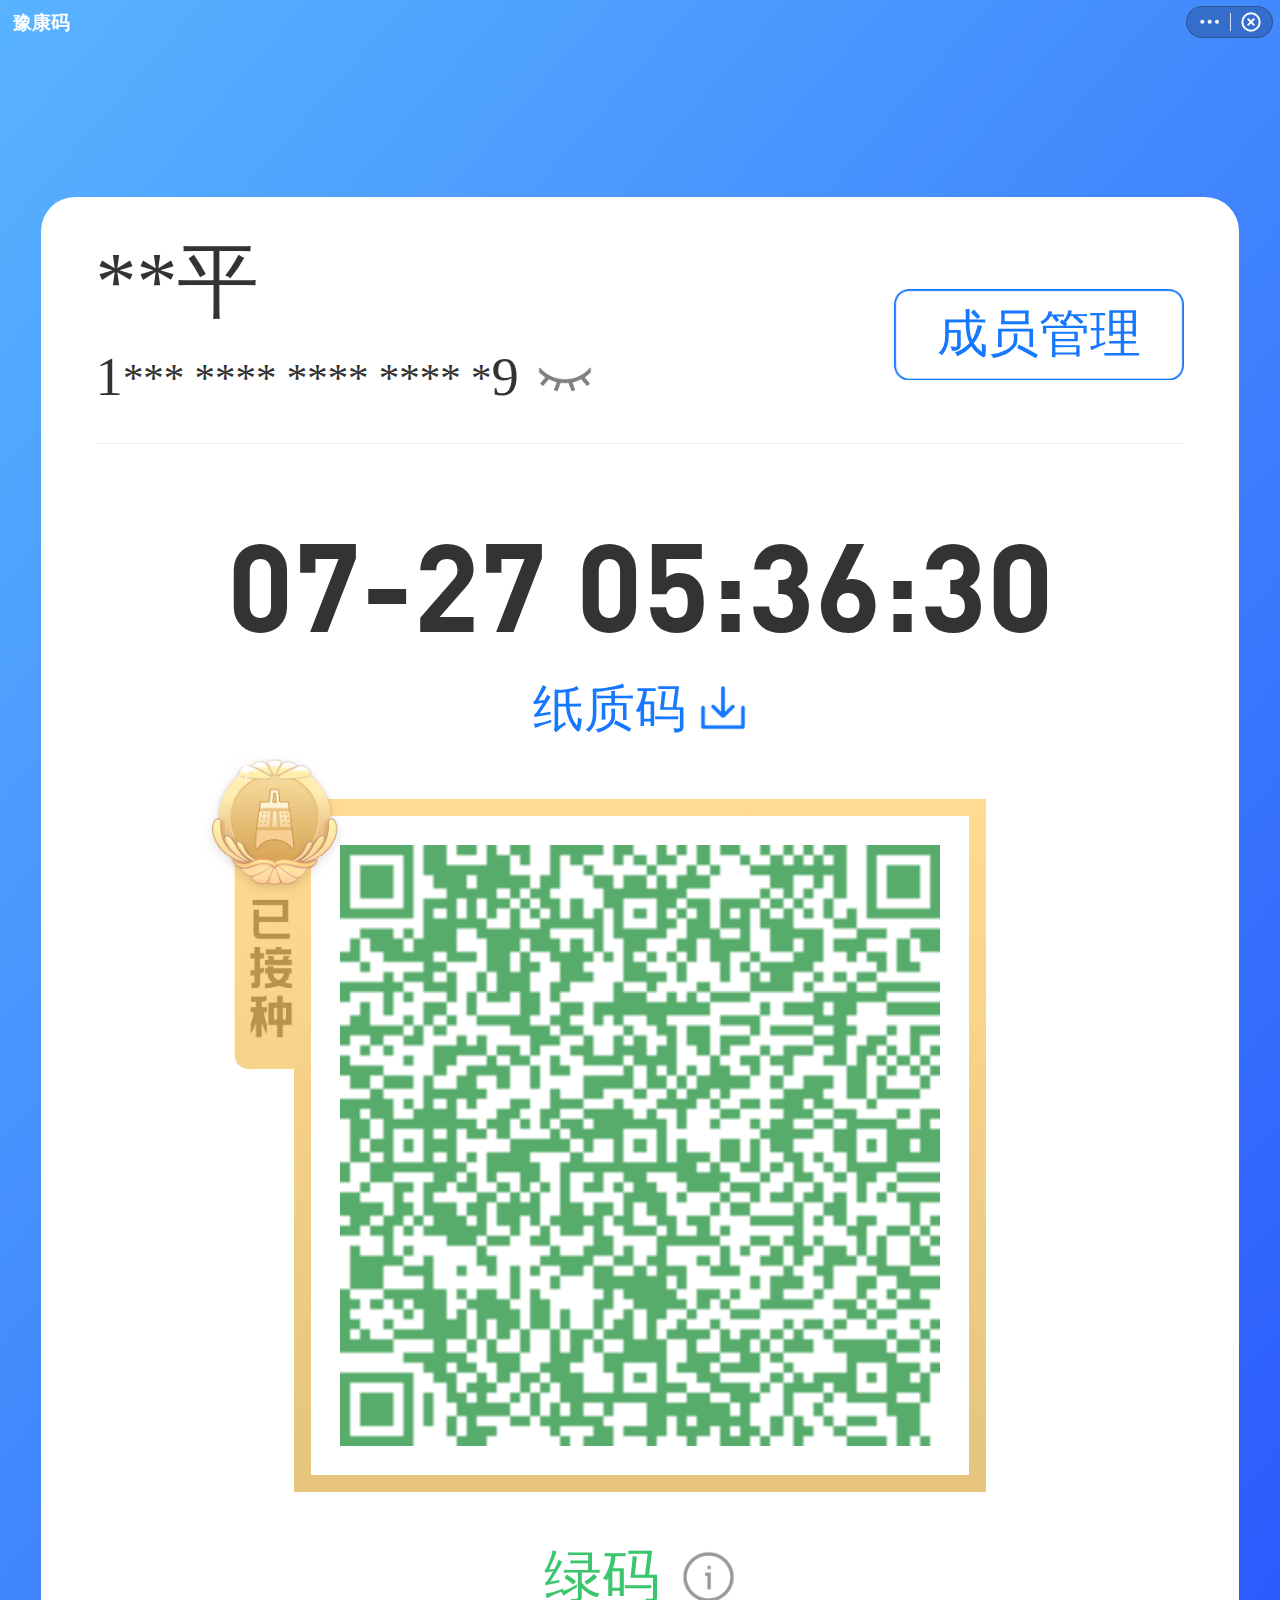
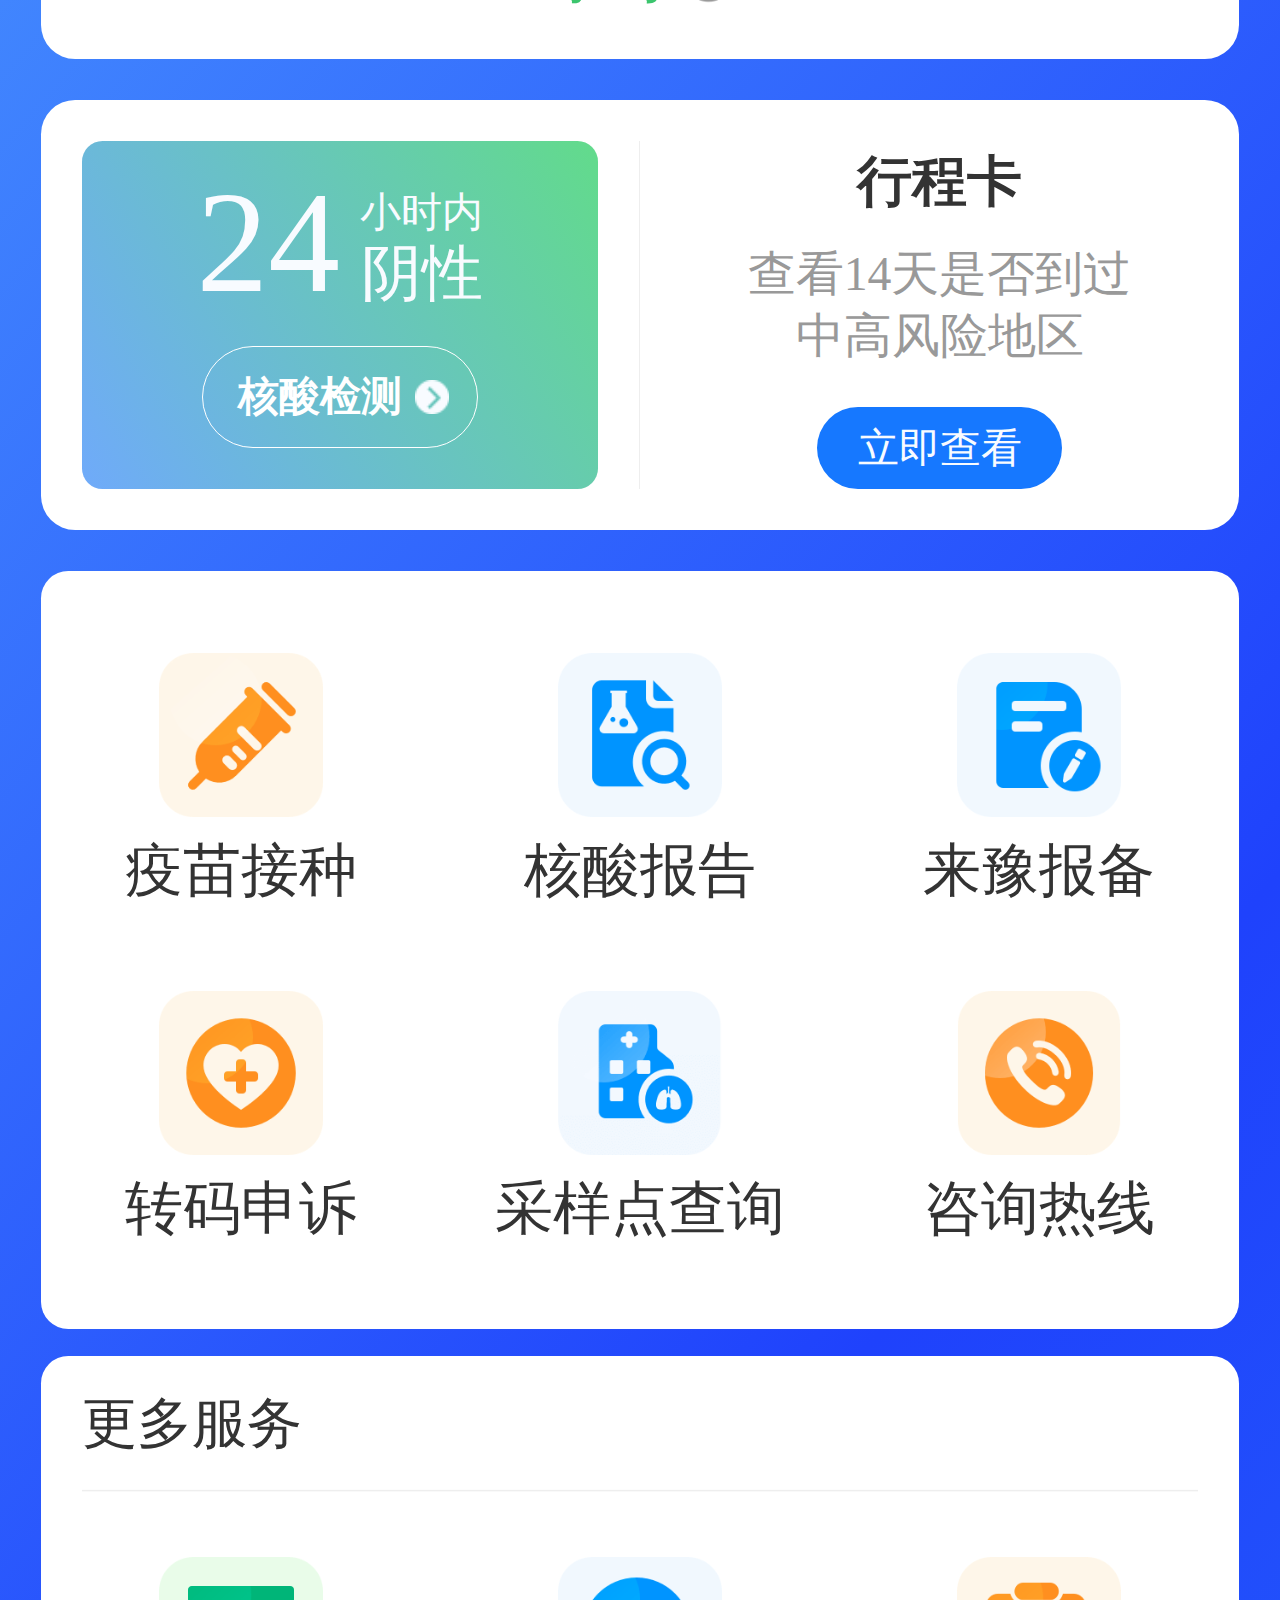
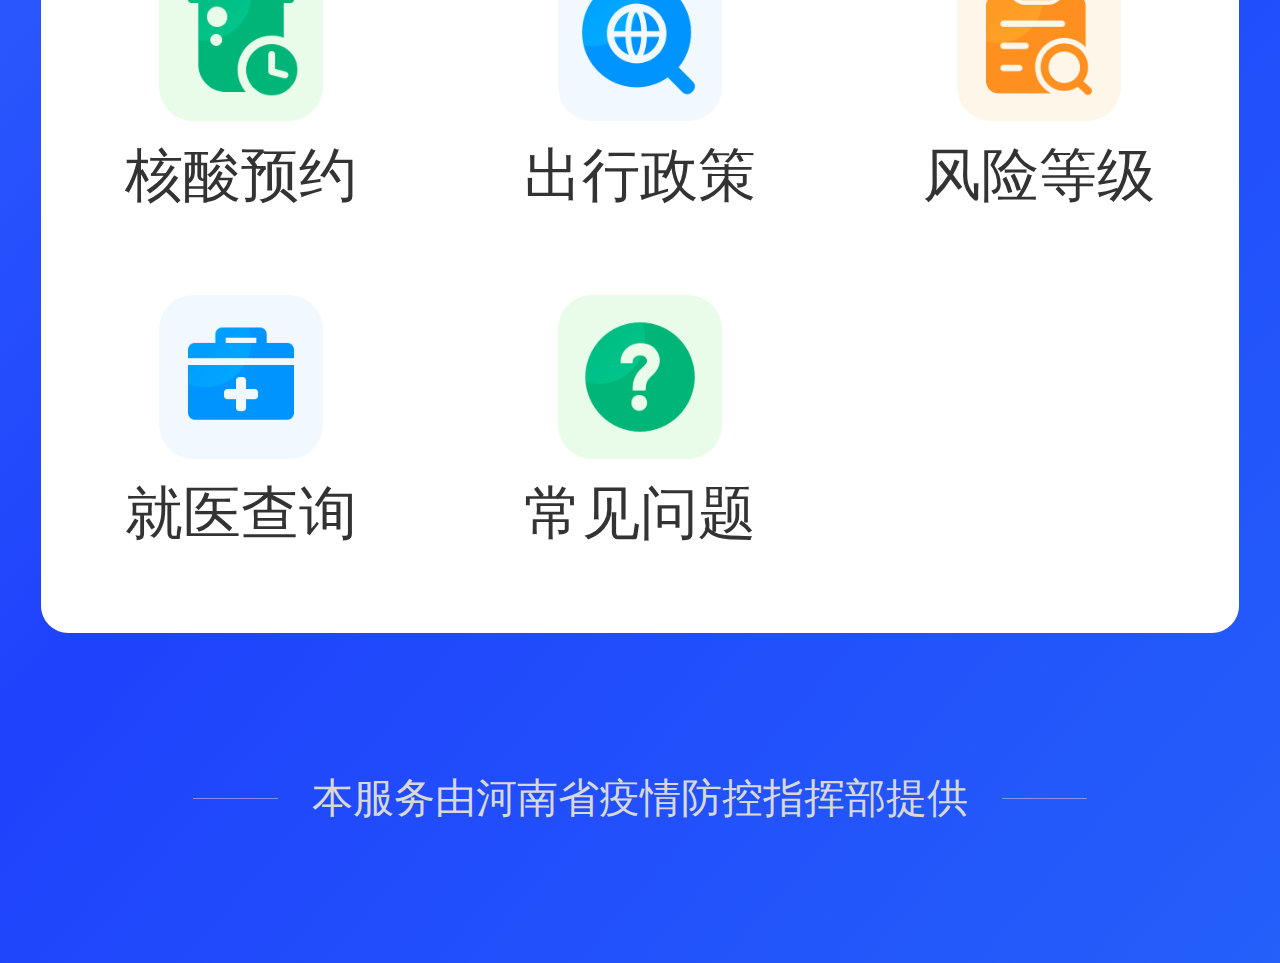
<file: code/src/main/resources/static/health/henan-hc/index.html>
<!doctypehtml><title>豫康码</title><meta http-equiv="Content-Type"content="text/html;charset=UTF-8"><meta name="viewport"content="width=device-width,height=device-height,viewport-fit=cover,initial-scale=1,maximum-scale=1,user-scalable=0"><meta name="theme-color"content="#FFFFFF"><meta name="apple-mobile-web-app-status-bar-style"content="black-translucent"><link rel="manifest"href="manifest.json"><link rel="icon"type="image/png"href="./static/logo.png"><link rel="apple-touch-icon"sizes="676x676"href="./static/logo.png"><style>html{font-size:50px}@media only screen and (max-width:240px){html{font-size:32px!important}}@media only screen and (min-width:240px){html{font-size:32px!important}}@media only screen and (min-width:320px){html{font-size:42.665px!important}}@media only screen and (min-width:360px){html{font-size:48px!important}}@media only screen and (min-width:375px){html{font-size:50px!important}}@media only screen and (min-width:384px){html{font-size:51.2px!important}}@media only screen and (min-width:390px){html{font-size:52px!important}}@media only screen and (min-width:400px){html{font-size:53.33px!important}}@media only screen and (min-width:411px){html{font-size:54.8px!important}}@media only screen and (min-width:412px){html{font-size:54.935px!important}}@media only screen and (min-width:414px){html{font-size:55.2px!important}}@media only screen and (min-width:428px){html{font-size:57.1px!important}}@media only screen and (min-width:480px){html{font-size:64px!important}}@media only screen and (min-width:600px){html{font-size:80px!important}}@media only screen and (min-width:640px){html{font-size:85.33px!important}}@media only screen and (min-width:720px){html{font-size:96px!important}}@media only screen and (min-width:733px){html{font-size:97.73px!important}}@media only screen and (min-width:768px){html{font-size:102.4px!important}}@media only screen and (min-width:1024px){html{font-size:136.53px!important}}@media only screen and (min-width:1080px){html{font-size:144px!important}}@media only screen and (min-width:1280px){html{font-size:170.67px!important}}</style><link href="./static/common.deed9a9a.css"rel="stylesheet"><link href="./static/code.fdf7167f.css"rel="stylesheet"><link href="../common/nav.css"rel="stylesheet"><script src="../common/base.js"></script><div id="app"><div class="page-green___2ThI9"style="padding-top:88px"><div class="alipay-nav dark"><div class="alipay-nav-title">豫康码</div><div class="capsule"onclick="navigateHome()"><svg class="capsule-menu-icon"viewBox="0 0 64 28"xmlns="http://www.w3.org/2000/svg"><circle cx="32"cy="14"r="6"/><circle cx="54"cy="14"r="6"/><circle cx="10"cy="14"r="6"/></svg><div class="splitter"></div><svg class="capsule-exit-icon"viewBox="0 0 60 60"xmlns="http://www.w3.org/2000/svg"><line x1="20"y1="20"x2="40"y2="40"stroke-width="6"/><line x1="40"y1="20"x2="20"y2="40"stroke-width="6"/><circle cx="30"cy="30"r="26"stroke-width="6"fill="transparent"/></svg></div></div><div class="main-container___1b3g8"><div class="mainContent"><div class="qrcodeContainer"><div class="card-container"data-aspm="c43622"><div id="masked-info"><div class="name-wrap"><div class="text"id="masked-name">**平</div></div><div class="id-wrap"><div class="text"id="masked-idcard"></div><div class="eye-close"onclick="toggleMask(!1)"></div></div></div><div id="info"style="display:none"><div class="name-wrap"><div class="text"id="name"></div></div><div class="id-wrap"><div class="text id-unmasked"id="idcard"></div><div class="eye-open"onclick="toggleMask(!0)"></div></div></div><div class="qrcode-btns"><div class="btn-item">成员管理</div></div></div><div class="qrcode"><div><div class="refresh-time-large"><div class="refresh-time">11-08 16:56:54</div></div></div><div class="download"><span class="download-text">纸质码</span><img class="download-icon"src="./static/A5SeORrczUVUAAAAAAAAAAAAAARQnAQ.png"alt=""></div><div class="adm-center-popup adm-modal offline-container"style="display:none;pointer-events:none"><div class="adm-mask adm-center-popup-mask"style="background:rgba(0,0,0,.55);opacity:0;display:none"><div class="adm-mask-aria-button"role="button"aria-label="背景蒙层"></div><div class="adm-mask-content"></div></div><div class="adm-center-popup-wrap"><div style="opacity:0;transform:scale(.8)"><a class="adm-center-popup-close adm-plain-anchor"><svg width="1em"height="1em"viewBox="0 0 48 48"xmlns="http://www.w3.org/2000/svg"xmlns:xlink="http://www.w3.org/1999/xlink"class="antd-mobile-icon"style="vertical-align:-.125em"><g id="CloseOutline-CloseOutline"stroke="none"stroke-width="1"fill="none"fill-rule="evenodd"><g id="CloseOutline-编组"><rect id="CloseOutline-矩形"fill="#FFFFFF"opacity="0"x="0"y="0"width="48"height="48"></rect><path d="M10.6085104,8.11754663 L24.1768397,21.8195031 L24.1768397,21.8195031 L37.7443031,8.1175556 C37.8194278,8.04168616 37.9217669,7.999 38.0285372,7.999 L41.1040268,7.999 C41.3249407,7.999 41.5040268,8.1780861 41.5040268,8.399 C41.5040268,8.50440471 41.4624226,8.60554929 41.3882578,8.68044752 L26.2773302,23.9408235 L26.2773302,23.9408235 L41.5021975,39.3175645 C41.65763,39.4745475 41.6563731,39.7278104 41.4993901,39.8832429 C41.4244929,39.9574004 41.3233534,39.999 41.2179546,39.999 L38.1434012,39.999 C38.0366291,39.999 37.9342885,39.9563124 37.8591634,39.8804408 L24.1768397,26.0621438 L24.1768397,26.0621438 L10.4936501,39.8804497 C10.4185257,39.9563159 10.3161889,39.999 10.2094212,39.999 L7.13584526,39.999 C6.91493136,39.999 6.73584526,39.8199139 6.73584526,39.599 C6.73584526,39.4936017 6.77744443,39.3924627 6.85160121,39.3175656 L22.0763492,23.9408235 L22.0763492,23.9408235 L6.96554081,8.68044639 C6.81010226,8.52346929 6.81134951,8.27020637 6.9683266,8.11476782 C7.04322474,8.04060377 7.14436883,7.999 7.24977299,7.999 L10.3242852,7.999 C10.4310511,7.999 10.5333863,8.04168267 10.6085104,8.11754663 Z"id="CloseOutline-路径"fill="currentColor"fill-rule="nonzero"></path></g></g></svg></a><div class="adm-center-popup-body adm-modal-body"><div class="adm-modal-content"><canvas class="content"width="702"height="988"></canvas></div><div class="adm-space adm-space-block adm-space-vertical adm-modal-footer"><div class="adm-space-item"><button type="button"class="adm-button adm-button-primary adm-button-block adm-button-fill-none adm-button-shape-default adm-modal-button"><span>保存到相册</span></button></div></div></div></div></div></div><div class="qrcode-img withGoldenBorder"onclick='window.location.href="checkin.html"'><img class="qrcodeImg-img q-img"src="[data-uri]"></div></div><div class="qrcode-tip green"><div class="qrcode-tip-title"style="color:#3bc56d">绿码</div><img class="qrcode-tip-icon"src="./static/Apbe5QbKkU14AAAAAAAAAAAAAARQnAQ.png"></div></div></div><div class="head-services-container"data-aspm="c121268"><div class="head-services"><div class="head-services-item"><div class="head-service-acid"data-acid="green"><div class="head-service-acid-result"><div class="head-service-acid-time">24</div><div class="head-service-acid-info"><span class="head-service-acid-desc">小时内</span><span class="head-service-acid-result2">阴性</span></div></div><div class="head-service-acid-btn"><span class="head-service-acid-btn-text">核酸检测</span><img class="head-service-acid-btn-icon"src="./static/Acb_AQbrUPVAAAAAAAAAAAAAAARQnAQ.png"></div></div></div><div class="head-services-item"><div class="head-services-item-title">行程卡</div><div class="head-services-item-subtitle head-services-item-subtitle-travel">查看14天是否到过中高风险地区</div><div class="head-services-item-btn"onclick="navigateToTripCard()">立即查看</div></div></div></div><div class="about-service"data-aspm="c104577"><div class="service-container"><div class="service-list"><img class="service-icon ignore-t2"src="./static/AoNGFRZnWseQAAAAAAAAAAAAAARQnAQ.png"alt=""><div class="service-content"><div class="service-title">疫苗接种</div></div></div><div class="service-list"><img class="service-icon ignore-t2"src="./static/AAE0_Q5LBeuoAAAAAAAAAAAAAARQnAQ.png"alt=""><div class="service-content"><div class="service-title">核酸报告</div></div></div><div class="service-list"><img class="service-icon ignore-t2"src="./static/A1k4zRovE_bUAAAAAAAAAAAAAARQnAQ.png"alt=""><div class="service-content"><div class="service-title">来豫报备</div></div></div><div class="service-list"><img class="service-icon ignore-t2"src="./static/AvuV2SpriSJ4AAAAAAAAAAAAAARQnAQ.png"alt=""><div class="service-content"><div class="service-title">转码申诉</div></div></div><div class="service-list"><img class="service-icon ignore-t2"src="./static/Ae4rkQItFlVsAAAAAAAAAAAAAARQnAQ.png"alt=""><div class="service-content"><div class="service-title">采样点查询</div></div></div><div class="service-list"><img class="service-icon ignore-t2"src="./static/APpLHR6uoJVYAAAAAAAAAAAAAARQnAQ.png"alt=""><div class="service-content"><div class="service-title">咨询热线</div></div></div></div></div><div class="more-service"data-aspm="c106158"><p class="service-header">更多服务<div class="service-container"><div class="service-list"><img class="service-icon ignore-t2"src="./static/AJd-0Sb3G_ikAAAAAAAAAAAAAARQnAQ.png"alt=""><div class="service-content"><div class="service-title">核酸预约</div></div></div><div class="service-list"><img class="service-icon ignore-t2"src="./static/A2S3dTIou2YsAAAAAAAAAAAAAARQnAQ.png"alt=""><div class="service-content"><div class="service-title">出行政策</div></div></div><div class="service-list"><img class="service-icon ignore-t2"src="./static/Ao83ZRZGfQNMAAAAAAAAAAAAAARQnAQ.png"alt=""><div class="service-content"><div class="service-title">风险等级</div></div></div><div class="service-list"><img class="service-icon ignore-t2"src="./static/A_K4HToyDDUUAAAAAAAAAAAAAARQnAQ.png"alt=""><div class="service-content"><div class="service-title">就医查询</div></div></div><div class="service-list"><img class="service-icon ignore-t2"src="./static/A5dkJQJC1ie4AAAAAAAAAAAAAARQnAQ.png"alt=""><div class="service-content"><div class="service-title">常见问题</div></div></div></div></div><div class="footer-wrap"><div class="service-provider">本服务由河南省疫情防控指挥部提供</div></div></div></div></div><div class="adm-px-tester"style="--size:10"></div><div class="adm-px-tester"></div><script>function toggleMask(e){document.getElementById("masked-info").style.display=e?"block":"none",document.getElementById("info").style.display=e?"none":"block"}setDynamicTime(".refresh-time",5,19),addStorageField("_name","#masked-name","名字","习近平",presetFilters.lastcharonly),addStorageField("_name","#name","名字","习近平"),addStorageField("_idcard","#masked-idcard","身份证号","110101195306153019",e=>`<div class="id-unmasked">${e[0]}</div><div class="id-masked">*** **** **** **** *</div><div class="id-unmasked">${e.slice(-1)}</div>`),addStorageField("_idcard","#idcard","身份证号","110101195306153019");const nav_scroll=()=>{window.addEventListener("scroll",()=>{var e=window.pageYOffset/document.documentElement.clientHeight;.25<e?document.querySelector(".alipay-nav").classList.remove("dark"):e<.18&&document.querySelector(".alipay-nav").classList.add("dark")})};"complete"===document.readyState||"interactive"===document.readyState?setTimeout(nav_scroll,1):document.addEventListener("DOMContentLoaded",nav_scroll),initServiceWorker("henan-hc")</script>
</file>
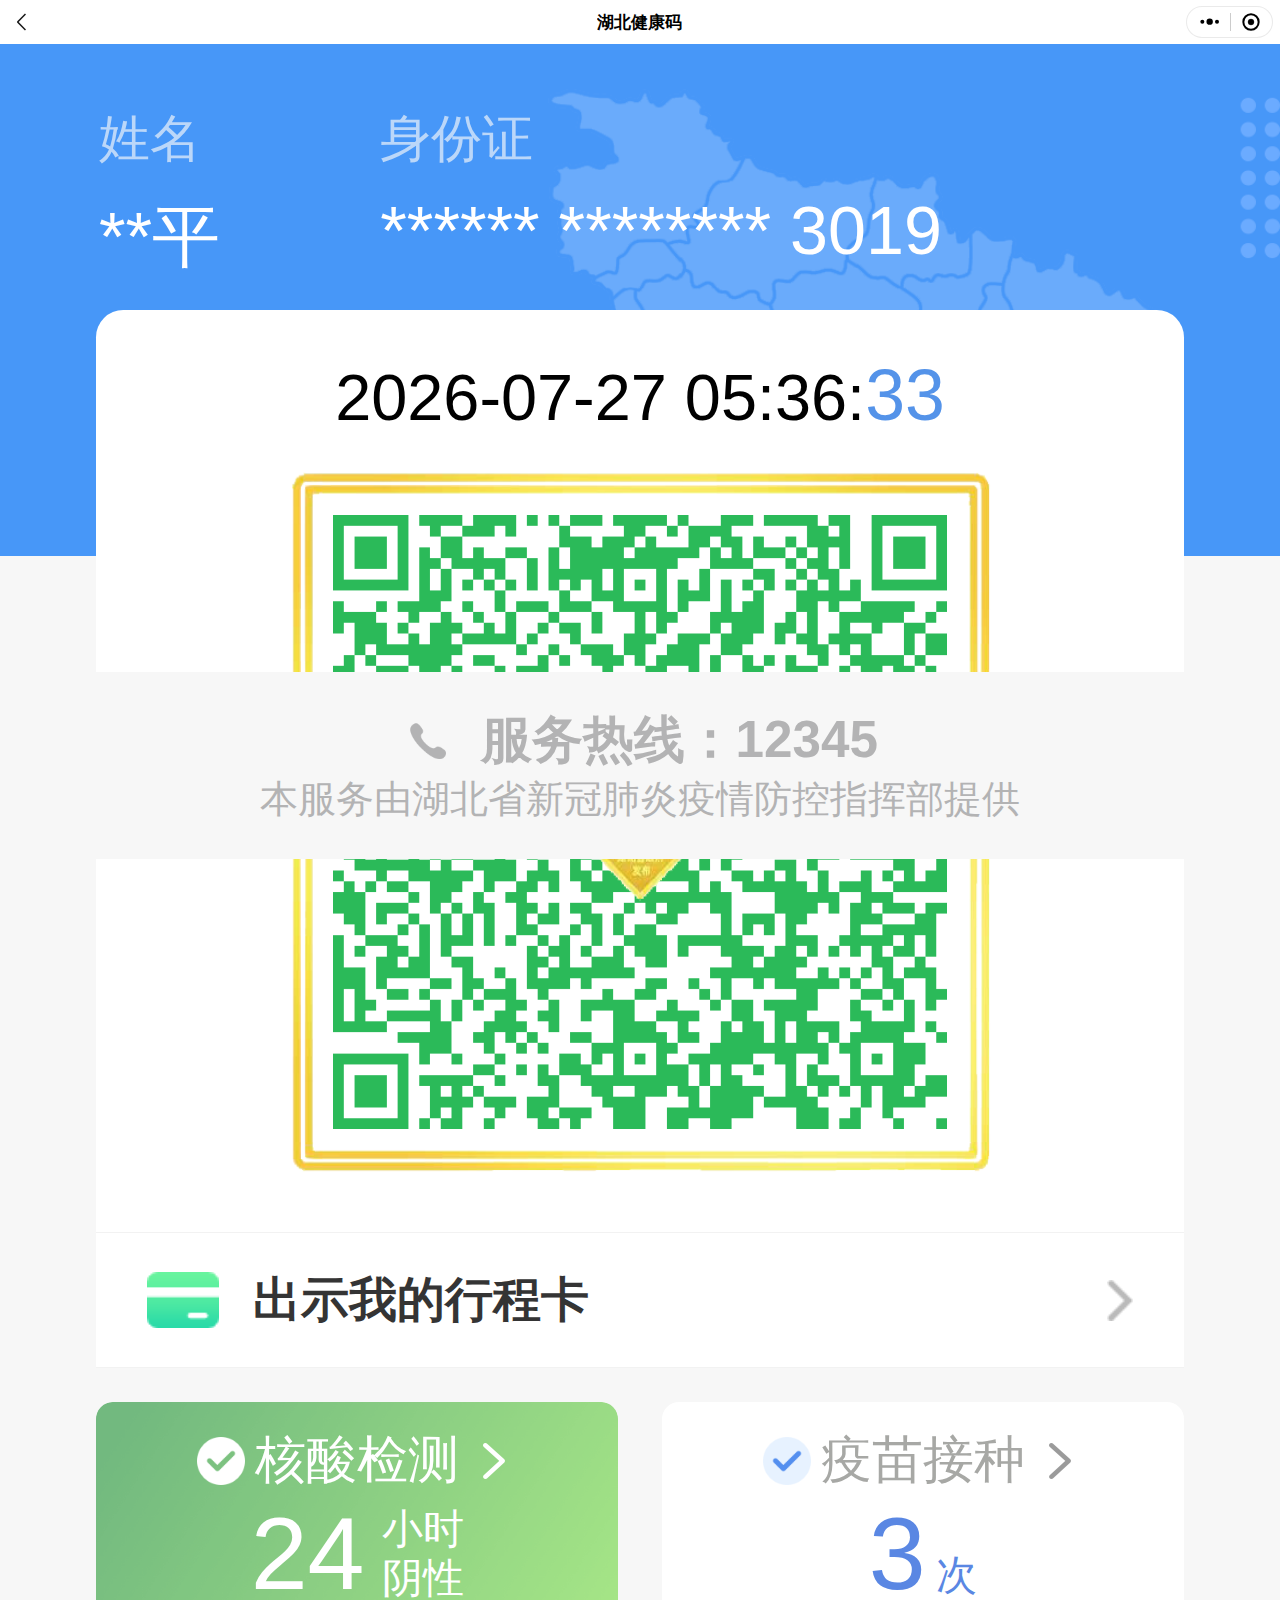
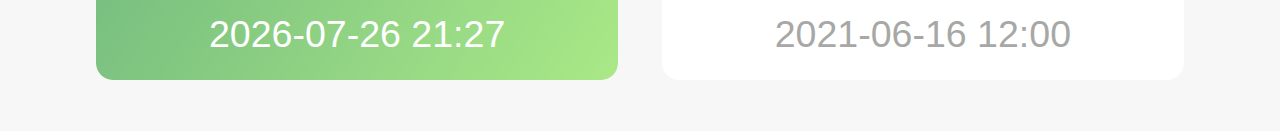
<file: code/src/main/resources/static/health/hubei-hc/index.html>
<!doctypehtml><title>湖北健康码</title><meta http-equiv="Content-Type"content="text/html;charset=UTF-8"><meta name="viewport"content="width=device-width,height=device-height,viewport-fit=cover,initial-scale=1,maximum-scale=1,user-scalable=0"><meta name="theme-color"content="#FFFFFF"><meta name="apple-mobile-web-app-status-bar-style"content="default"><link rel="manifest"href="manifest.json"><link rel="icon"type="image/png"href="./static/logo.png"><link rel="apple-touch-icon"sizes="460x460"href="./static/logo.png"><link rel="stylesheet"href="app.css"><link rel="stylesheet"href="../common/nav.css"><script src="../common/base.js"></script><view class="weui-navigation-bar"><view class="weui-navigation-bar__placeholder"></view><view class="weui-navigation-bar__inner"style="background-color:#fff"><view class="weui-navigation-bar__left"><view class="weui-navigation-bar__buttons"onclick="history.back()"><view class="weui-navigation-bar__button weui-navigation-bar__btn_goback"></view></view></view><view class="weui-navigation-bar__center"><text>湖北健康码</text></view><view class="weui-navigation-bar__right"></view></view><div class="capsule"onclick="navigateHome()"><svg class="capsule-menu-icon"viewBox="0 0 64 28"xmlns="http://www.w3.org/2000/svg"><circle cx="32"cy="14"r="9.5"/><circle cx="54"cy="14"r="6"/><circle cx="10"cy="14"r="6"/></svg><div class="splitter"></div><svg class="capsule-exit-icon"viewBox="0 0 60 60"xmlns="http://www.w3.org/2000/svg"><circle cx="30"cy="30"r="9"/><circle cx="30"cy="30"r="23"stroke-width="6"fill="transparent"/></svg></div></view><view class="container data-v-57280228"><view class="user data-v-57280228"><view class="name data-v-57280228"><view class="name-item data-v-57280228">姓名</view><view class="data-v-57280228"style="font-size:5.333vw"id="name"></view></view><view class="idcard data-v-57280228"><view class="name-item data-v-57280228">身份证</view><view class="data-v-57280228"style="font-size:5.333vw"id="idcard"></view></view><view class="code data-v-57280228"style="height:calc(100vh - 21.333vw - 44px - env(safe-area-inset-top,0))"><view class="tiem data-v-57280228"><text class="data-v-57280228"><span id="datetime"></span><text class="time-second data-v-57280228"id="sec"></text></text></view><view class="data-v-57280228"><view class="canvas-content data-v-57280228"><view class="data-v-57280228"style="display:flex;align-items:center;justify-content:center"><img style="width:10.933vw;height:13.333vw;position:absolute"src="./static/dun.png"><image mode class="canvas-img data-v-57280228"src="[data-uri]"></image></view><image class="qrcode-img-border data-v-57280228"src="./static/bian.png"></image></view></view><view class="data-v-57280228"style="height:5.333vw;background:#fff"></view><view class="data-v-57280228"style="height:2.667vw;background:#fff"></view><view bindtap="__e"class="travelcard data-v-57280228"onclick="navigateToTripCard()"><view class="travelcard-box data-v-57280228"><image mode class="travelcard-card data-v-57280228"src="./static/card.png"></image><text class="travelcard-text data-v-57280228">出示我的行程卡</text></view><image mode class="travelcard-right data-v-57280228"src="./static/right.png"></image></view><view class="state data-v-57280228"><view bindtap="__e"class="nucleic data-v-57280228 twenty-four-bgc"><view class="title data-v-57280228"><image class="icon-img data-v-57280228"src="./static/icon_success_white.png"></image><text class="lable data-v-57280228"style="color:#fff">核酸检测</text><image class="icon-img data-v-57280228"src="./static/icon_white.png"></image></view><view class="item lately data-v-57280228"><text class="date data-v-57280228">24</text><view class="text data-v-57280228"><text class="data-v-57280228">小时</text><text class="data-v-57280228">阴性</text></view></view><text class="item-date data-v-57280228"style="color:#fff"id="covid-test-date"></text></view><view bindtap="__e"class="vaccines data-v-57280228"data-event-opts="{{[ [ 'tap',[ [ 'toPage',['/pages/totalVaccines/totalVaccines','$0','$1'],['oldUserInfo','userInfo.vaccine'] ] ] ] ]}}"style="background-color:#fff"><view class="title data-v-57280228"><image class="icon-img data-v-57280228"src="./static/icon_success.png"></image><text class="lable data-v-57280228">疫苗接种</text><image class="icon-img data-v-57280228"src="./static/icon_right.png"></image></view><view class="item data-v-57280228">3<text class="data-v-57280228"style="font-size:3.2vw;margin-left:.8vw">次</text></view><text class="data-v-57280228"style="font-size:2.933vw"id="vaccination-date"></text></view></view><view class="copyright data-v-57280228"><view class="copyright-phone data-v-57280228"><image mode class="copyright-image data-v-57280228"src="./static/phone.png"></image>服务热线：12345</view><text class="copyright-text data-v-57280228">本服务由湖北省新冠肺炎疫情防控指挥部提供</text></view></view></view></view><script>setDynamicTime("#datetime",0,17),setDynamicTime("#sec",17,19),setStaticTime("#covid-test-date",0,16,8,4),addStorageField("_hb_vaccination_date","#vaccination-date","疫苗接种时间","2021-06-16 12:00"),addStorageField("_name","#name","名字","习近平",presetFilters.lastcharonly),addStorageField("_idcard","#idcard","身份证号","110101195306153019",e=>"****** ******** "+e.slice(-4)),initServiceWorker("hubei-hc")</script>
</file>
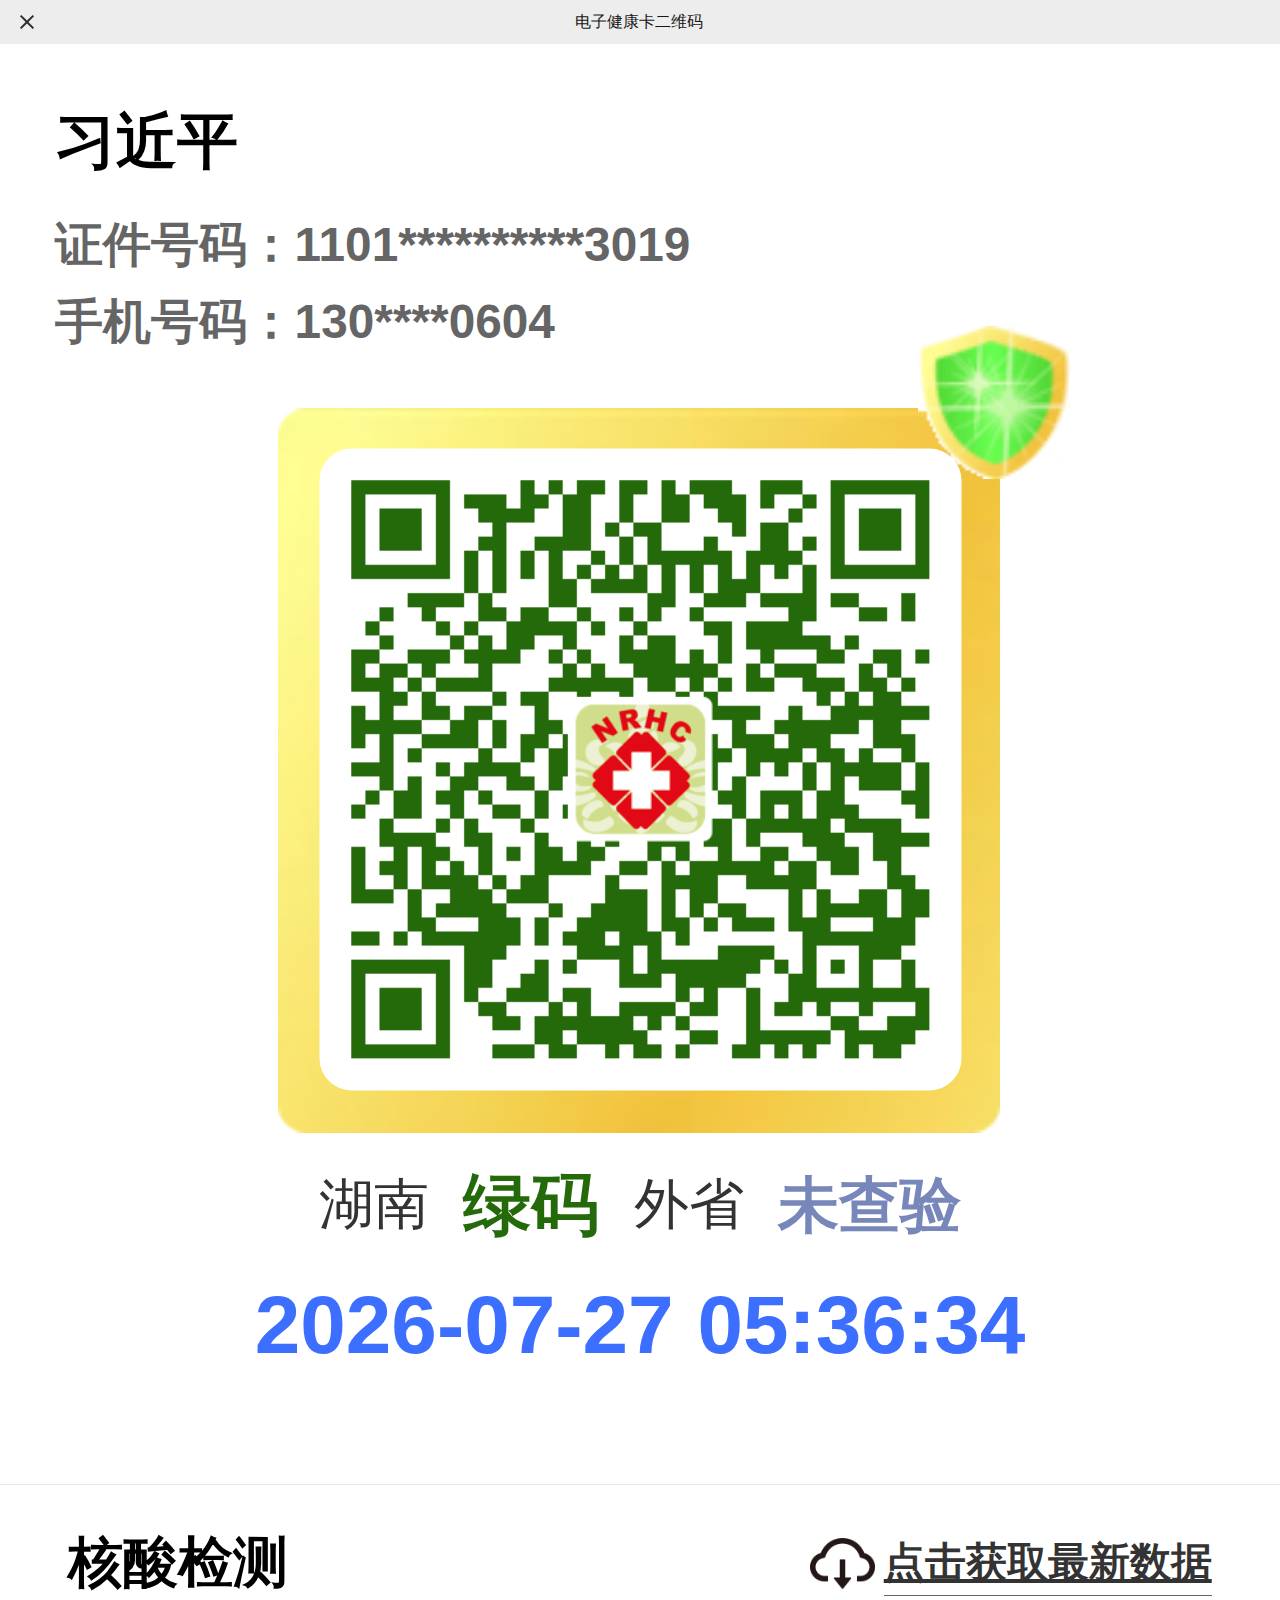
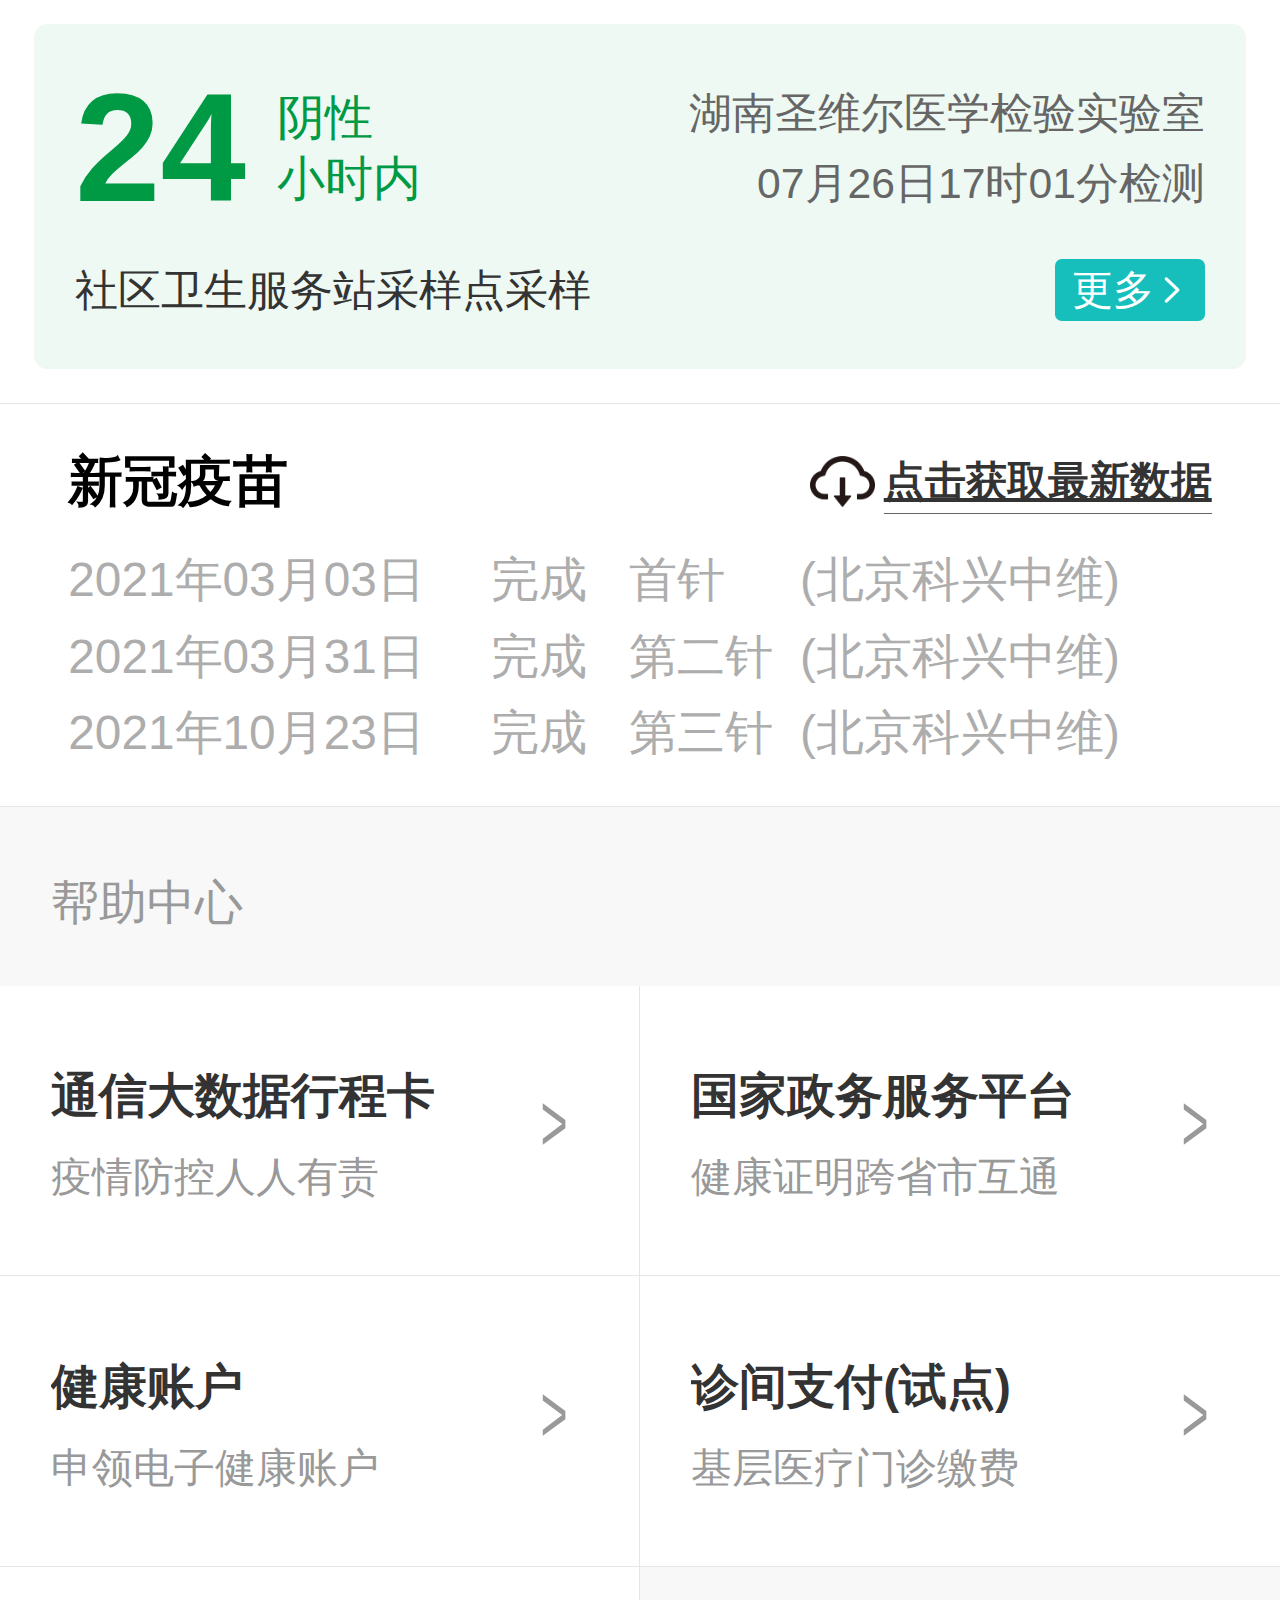
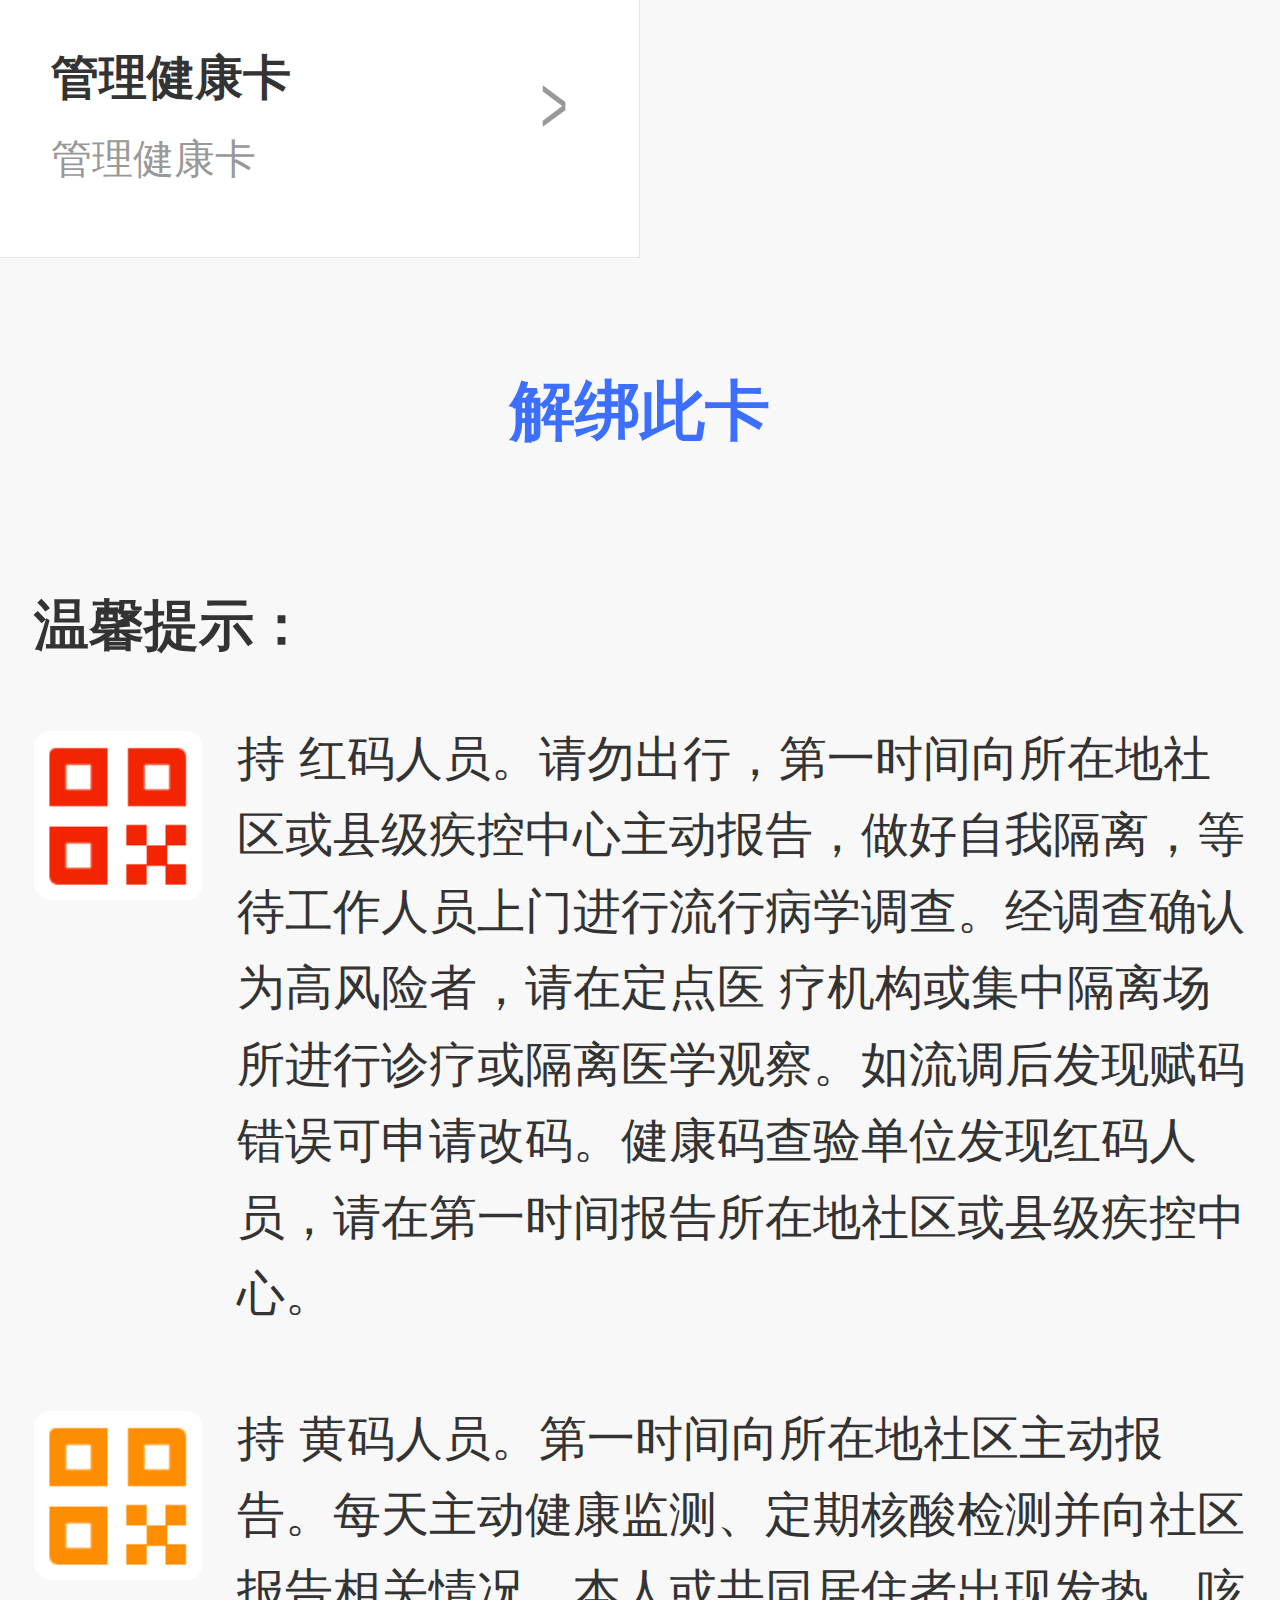
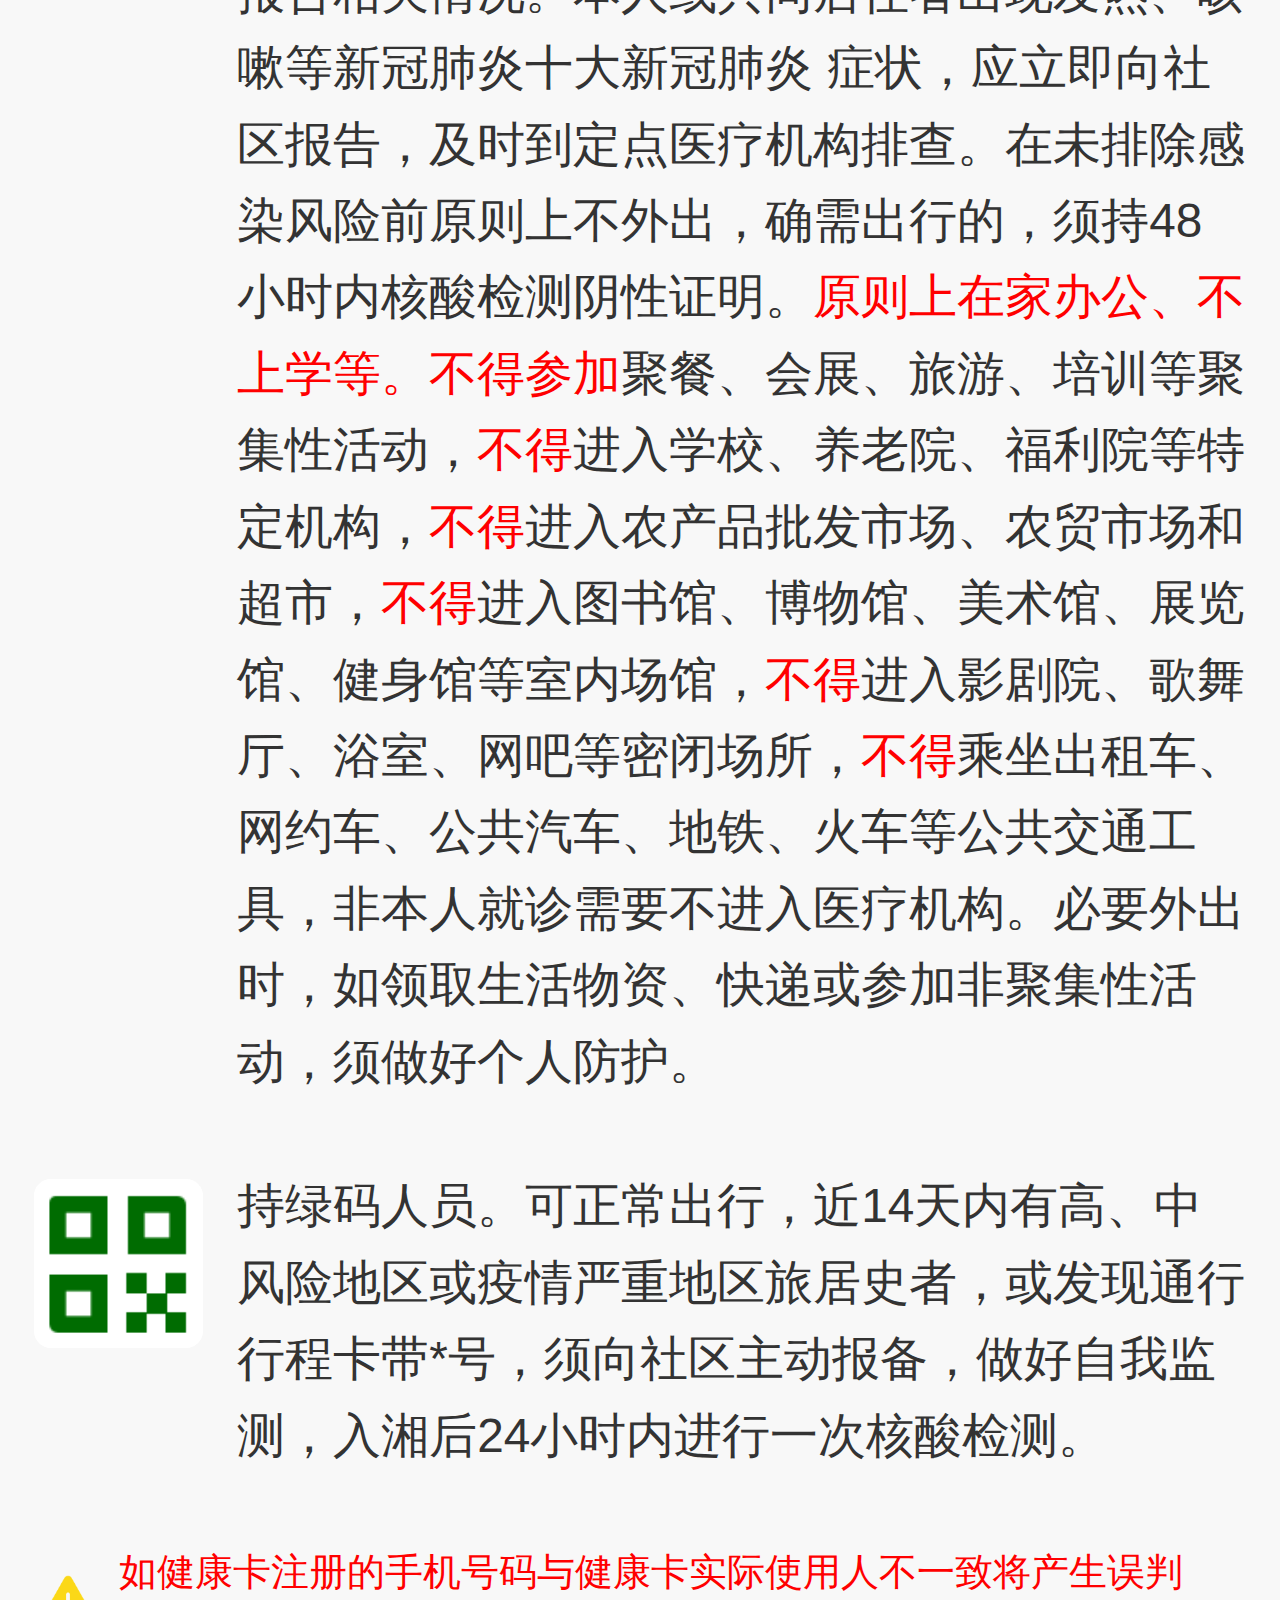
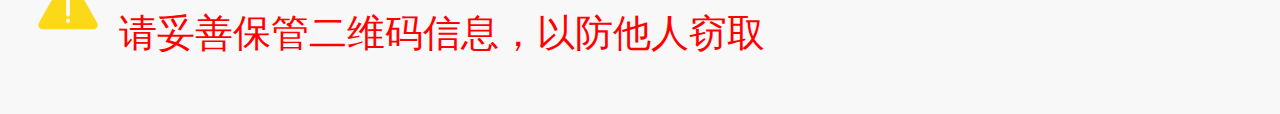
<file: code/src/main/resources/static/health/hunan-hc/index.html>
<!doctypehtml><title>电子健康卡二维码</title><meta http-equiv="Content-Type"content="text/html;charset=UTF-8"><meta name="viewport"content="width=device-width,height=device-height,viewport-fit=cover,initial-scale=1,maximum-scale=1,user-scalable=0"><meta name="theme-color"content="#EDEDED"><meta name="apple-mobile-web-app-status-bar-style"content="default"><link rel="manifest"href="manifest.json"><link rel="icon"type="image/png"href="./static/logo-b18dcf7bf55c412ec04989061d0512ad.png"><link rel="apple-touch-icon"sizes="114x114"href="./static/logo-b18dcf7bf55c412ec04989061d0512ad.png"><link rel="stylesheet"href="app.css"><link rel="stylesheet"href="../common/nav.css"><script src="../common/base.js"></script><body class="vsc-initialized"><div class="weui-navigation-bar browser"><div class="weui-navigation-bar__placeholder"></div><div class="weui-navigation-bar__inner"><div class="weui-navigation-bar__left"><div class="weui-navigation-bar__buttons"onclick="navigateHome()"><div class="weui-navigation-bar__button weui-navigation-bar__btn_goback"></div></div></div><div class="weui-navigation-bar__center"><text>电子健康卡二维码</text></div><div class="weui-navigation-bar__right"></div></div></div><div data-v-0fea14a0=""id="app"><div data-v-8d952c2c=""data-v-0fea14a0=""class="container default-page"><header data-v-8d952c2c=""class=""><div data-v-8d952c2c=""class="card-info"><div data-v-8d952c2c=""class="card-info-name"><span id="name"></span></div><div data-v-8d952c2c=""><div data-v-8d952c2c=""class="card-info-normal"><span data-v-8d952c2c="">证件号码：</span><span id="idcard"></span></div><div data-v-8d952c2c=""class="card-info-normal"><span data-v-8d952c2c="">手机号码：</span><span id="phone"></span></div></div></div><div data-v-8d952c2c=""class="qrcode xgymDone xgymDone3"onclick='window.location.href="checkin.html"'><div data-v-8d952c2c=""class="qrcode-img-body"><img data-v-8d952c2c=""src="static/logo-b18dcf7bf55c412ec04989061d0512ad.png"alt=""class="qrcode-logo"> <img data-v-8d952c2c=""alt=""class="qrcode-img"src="[data-uri]"style="width:90%;height:90%"></div></div><div data-v-8d952c2c=""class="qrcode-tips"><div data-v-8d952c2c=""class="qrcode-tips-content"><div data-v-8d952c2c=""class="qrcode-tips-label">湖南</div><div data-v-8d952c2c=""class="qrcode-tips-color"style="color:#256a0a">绿码</div><div data-v-8d952c2c=""class="qrcode-tips-label">外省</div><div data-v-8d952c2c=""class="qrcode-tips-value">未查验</div></div><div data-v-8d952c2c=""class="qrcode-tips-time time"></div></div><ul data-v-8d952c2c=""class="qrcode-tips fxdj"></ul></header><div data-v-8d952c2c=""class="custom-box"><div data-v-8d952c2c=""class="custom-box__title"><span data-v-8d952c2c="">核酸检测</span><div data-v-55beb7fc=""data-v-8d952c2c=""class="local__reload"><img data-v-55beb7fc=""src="[data-uri]"class="local__reload--mask"><div data-v-55beb7fc=""class="local__reload--tip"><u data-v-55beb7fc="">点击获取最新数据</u></div></div></div><div data-v-a08fc80a=""data-v-8d952c2c=""class="custom-box__body"><div data-v-a08fc80a=""class="hsjc-body"><div data-v-8d952c2c=""data-v-a08fc80a=""class="hsjc__panel normal"><div data-v-8d952c2c=""data-v-a08fc80a=""class="hsjcItem1"><div data-v-8d952c2c=""data-v-a08fc80a=""class="hsjcItem1-top"><div data-v-8d952c2c=""data-v-a08fc80a=""class="hsjcItem1-hs color_normal"><div data-v-8d952c2c=""data-v-a08fc80a=""class="hsjcItem1-hs-hours">24</div><div data-v-8d952c2c=""data-v-a08fc80a=""><div data-v-8d952c2c=""data-v-a08fc80a=""class="hsjcItem1-hs-str">阴性</div><div data-v-8d952c2c=""data-v-a08fc80a=""class="hsjcItem1-hs-str">小时内</div></div></div><div data-v-8d952c2c=""data-v-a08fc80a=""class="hsjcItem1-top-right"><div data-v-8d952c2c=""data-v-a08fc80a=""id="test-institution"></div><div data-v-8d952c2c=""data-v-a08fc80a=""class="mt16"><span id="covid-test-month"></span>月<span id="covid-test-day"></span>日<span id="covid-test-hour"></span>时<span id="covid-test-min"></span>分检测</div></div></div><div data-v-8d952c2c=""data-v-a08fc80a=""class="hsjcItem1-bottom"><div data-v-8d952c2c=""data-v-a08fc80a=""><span data-v-8d952c2c=""data-v-a08fc80a=""id="sample-spot"></span></div><div data-v-8d952c2c=""data-v-a08fc80a=""class="more bg_normal72"><span data-v-8d952c2c=""data-v-a08fc80a="">更多</span><img data-v-8d952c2c=""data-v-a08fc80a=""src="[data-uri]"alt=""></div></div></div></div></div></div></div><div data-v-8d952c2c=""class="custom-box"><div data-v-8d952c2c=""class="custom-box__title"><span data-v-8d952c2c="">新冠疫苗</span><div data-v-55beb7fc=""data-v-8d952c2c=""class="local__reload"><img data-v-55beb7fc=""src="[data-uri]"class="local__reload--mask"><div data-v-55beb7fc=""class="local__reload--tip"><u data-v-55beb7fc="">点击获取最新数据</u></div></div></div><div data-v-a08fc80a=""data-v-8d952c2c=""class="custom-box__body"><div data-v-a08fc80a=""class="custom-box__body--info"style="width:100%"><div data-v-8d952c2c=""data-v-a08fc80a=""class="custom-box__body--info2"><span data-v-8d952c2c=""data-v-a08fc80a=""class="custom-box__body--info2--date">2021年03月03日</span><span data-v-8d952c2c=""data-v-a08fc80a=""class="custom-box__body--info2--state">完成</span><span data-v-8d952c2c=""data-v-a08fc80a=""class="custom-box__body--info2--jc">首针</span><span data-v-8d952c2c=""data-v-a08fc80a=""class="custom-box__body--info2--factory-name">(北京科兴中维)</span></div><div data-v-8d952c2c=""data-v-a08fc80a=""class="custom-box__body--info2"><span data-v-8d952c2c=""data-v-a08fc80a=""class="custom-box__body--info2--date">2021年03月31日</span><span data-v-8d952c2c=""data-v-a08fc80a=""class="custom-box__body--info2--state">完成</span><span data-v-8d952c2c=""data-v-a08fc80a=""class="custom-box__body--info2--jc">第二针</span><span data-v-8d952c2c=""data-v-a08fc80a=""class="custom-box__body--info2--factory-name">(北京科兴中维)</span></div><div data-v-8d952c2c=""data-v-a08fc80a=""class="custom-box__body--info2"><span data-v-8d952c2c=""data-v-a08fc80a=""class="custom-box__body--info2--date">2021年10月23日</span><span data-v-8d952c2c=""data-v-a08fc80a=""class="custom-box__body--info2--state">完成</span><span data-v-8d952c2c=""data-v-a08fc80a=""class="custom-box__body--info2--jc">第三针</span><span data-v-8d952c2c=""data-v-a08fc80a=""class="custom-box__body--info2--factory-name">(北京科兴中维)</span></div></div></div></div><div data-v-8d952c2c=""class="banner-container"></div><div data-v-8d952c2c=""class="menu-container main-menu"></div><div data-v-8d952c2c=""class="menu-container other-menu"><div data-v-8d952c2c=""class="menu-container-title">帮助中心</div><div data-v-8d952c2c=""class="other-menu-container"><div data-v-8d952c2c=""class="menu-item xck-box"onclick="navigateToTripCard()"><div data-v-8d952c2c=""class="menu-item-info"style="flex:0 1 auto;overflow:hidden"><div data-v-8d952c2c=""class="item-detail"style="max-width:100%"><div data-v-8d952c2c=""class="item-title"style="max-width:100%;display:inline-flex;align-items:center"><div data-v-8d952c2c=""style="flex:0 0 auto;margin-right:5px">通信大数据行程卡</div></div><div data-v-8d952c2c=""class="item-desc">疫情防控人人有责</div></div></div><div data-v-8d952c2c=""class="menu-item-right"><span data-v-8d952c2c=""class="item-arrow">&gt;</span></div></div><div data-v-8d952c2c=""class="menu-item"><div data-v-8d952c2c=""class="menu-item-info"style="flex:0 1 auto;overflow:hidden"><div data-v-8d952c2c=""class="item-detail"style="max-width:100%"><div data-v-8d952c2c=""class="item-title"style="max-width:100%;display:inline-flex;align-items:center"><div data-v-8d952c2c=""style="flex:0 0 auto;margin-right:5px">国家政务服务平台</div></div><div data-v-8d952c2c=""class="item-desc">健康证明跨省市互通</div></div></div><div data-v-8d952c2c=""class="menu-item-right"><span data-v-8d952c2c=""class="item-arrow">&gt;</span></div></div><div data-v-8d952c2c=""class="menu-item"><div data-v-8d952c2c=""class="menu-item-info"style="flex:0 1 auto;overflow:hidden"><div data-v-8d952c2c=""class="item-detail"style="max-width:100%"><div data-v-8d952c2c=""class="item-title"style="max-width:100%;display:inline-flex;align-items:center"><div data-v-8d952c2c=""style="flex:0 0 auto;margin-right:5px">健康账户</div></div><div data-v-8d952c2c=""class="item-desc">申领电子健康账户</div></div></div><div data-v-8d952c2c=""class="menu-item-right"><span data-v-8d952c2c=""class="item-arrow">&gt;</span></div></div><div data-v-8d952c2c=""class="menu-item"><div data-v-8d952c2c=""class="menu-item-info"style="flex:0 1 auto;overflow:hidden"><div data-v-8d952c2c=""class="item-detail"style="max-width:100%"><div data-v-8d952c2c=""class="item-title"style="max-width:100%;display:inline-flex;align-items:center"><div data-v-8d952c2c=""style="flex:0 0 auto;margin-right:5px">诊间支付(试点)</div></div><div data-v-8d952c2c=""class="item-desc">基层医疗门诊缴费</div></div></div><div data-v-8d952c2c=""class="menu-item-right"><span data-v-8d952c2c=""class="item-arrow">&gt;</span></div></div><div data-v-8d952c2c=""class="menu-item"><div data-v-8d952c2c=""class="menu-item-info"style="flex:0 1 auto;overflow:hidden"><div data-v-8d952c2c=""class="item-detail"style="max-width:100%"><div data-v-8d952c2c=""class="item-title"style="max-width:100%;display:inline-flex;align-items:center"><div data-v-8d952c2c=""style="flex:0 0 auto;margin-right:5px">管理健康卡</div></div><div data-v-8d952c2c=""class="item-desc">管理健康卡</div></div></div><div data-v-8d952c2c=""class="menu-item-right"><span data-v-8d952c2c=""class="item-arrow">&gt;</span></div></div></div></div><div data-v-8d952c2c=""class="btn unbind-btn">解绑此卡</div><div data-v-8d952c2c=""class="cardcode-notes"><div data-v-8d952c2c=""class="notes-title">温馨提示：</div><div data-v-8d952c2c=""><div data-v-8d952c2c=""class="notes-content"><img data-v-8d952c2c=""src="static/code-red-3c12d9761b32ffbdc3e8e8ce553e8449.png"alt=""><div data-v-8d952c2c="">持 红码人员。请勿出行，第一时间向所在地社区或县级疾控中心主动报告，做好自我隔离，等待工作人员上门进行流行病学调查。经调查确认为高风险者，请在定点医 疗机构或集中隔离场所进行诊疗或隔离医学观察。如流调后发现赋码错误可申请改码。健康码查验单位发现红码人员，请在第一时间报告所在地社区或县级疾控中 心。</div></div><div data-v-8d952c2c=""class="notes-content"><img data-v-8d952c2c=""src="static/code-yellow-164dd85a5a378007a8130efa1db6cb81.png"alt=""><div data-v-8d952c2c="">持 黄码人员。第一时间向所在地社区主动报告。每天主动健康监测、定期核酸检测并向社区报告相关情况。本人或共同居住者出现发热、咳嗽等新冠肺炎十大新冠肺炎 症状，应立即向社区报告，及时到定点医疗机构排查。在未排除感染风险前原则上不外出，确需出行的，须持48小时内核酸检测阴性证明。<span style="color:red">原则上在家办公、不上学等。不得参加</span>聚餐、会展、旅游、培训等聚集性活动，<span style="color:red">不得</span>进入学校、养老院、福利院等特定机构，<span style="color:red">不得</span>进入农产品批发市场、农贸市场和超市，<span style="color:red">不得</span>进入图书馆、博物馆、美术馆、展览馆、健身馆等室内场馆，<span style="color:red">不得</span>进入影剧院、歌舞厅、浴室、网吧等密闭场所，<span style="color:red">不得</span>乘坐出租车、网约车、公共汽车、地铁、火车等公共交通工具，非本人就诊需要不进入医疗机构。必要外出时，如领取生活物资、快递或参加非聚集性活动，须做好个人防护。</div></div><div data-v-8d952c2c=""class="notes-content"><img data-v-8d952c2c=""src="static/code-green-64c9b5ddb9932f9f3cea748c3db25990.png"alt=""><div data-v-8d952c2c="">持绿码人员。可正常出行，近14天内有高、中风险地区或疫情严重地区旅居史者，或发现通行行程卡带*号，须向社区主动报备，做好自我监测，入湘后24小时内进行一次核酸检测。</div></div></div></div><footer data-v-8d952c2c=""><img data-v-8d952c2c=""src="static/note-4c1d024ad82becb246a75d136a8e944f.png"alt=""class="note-img"><div data-v-8d952c2c=""><div data-v-8d952c2c="">如健康卡注册的手机号码与健康卡实际使用人不一致将产生误判</div><div data-v-8d952c2c="">请妥善保管二维码信息，以防他人窃取</div></div></footer></div></div><script>addStorageField("_name","#name","名字","习近平"),addStorageField("_idcard","#idcard","证件号码","110101195306153019",presetFilters.idcard(4,4)),addStorageField("_phone","#phone","手机号码","13019890604",presetFilters.phone()),addStorageField("_sample_spot","#sample-spot","采样点","社区卫生服务站采样点采样"),addStorageField("_test_institution","#test-institution","检测中心","湖南圣维尔医学检验实验室");const traceback_hours=6+8*Math.random();setDynamicTime(".qrcode-tips-time"),setStaticTime("#covid-test-month",5,7,traceback_hours),setStaticTime("#covid-test-day",8,10,traceback_hours),setStaticTime("#covid-test-hour",11,13,traceback_hours),setStaticTime("#covid-test-min",14,16,traceback_hours),initServiceWorker("hunan-hc")</script>
</file>
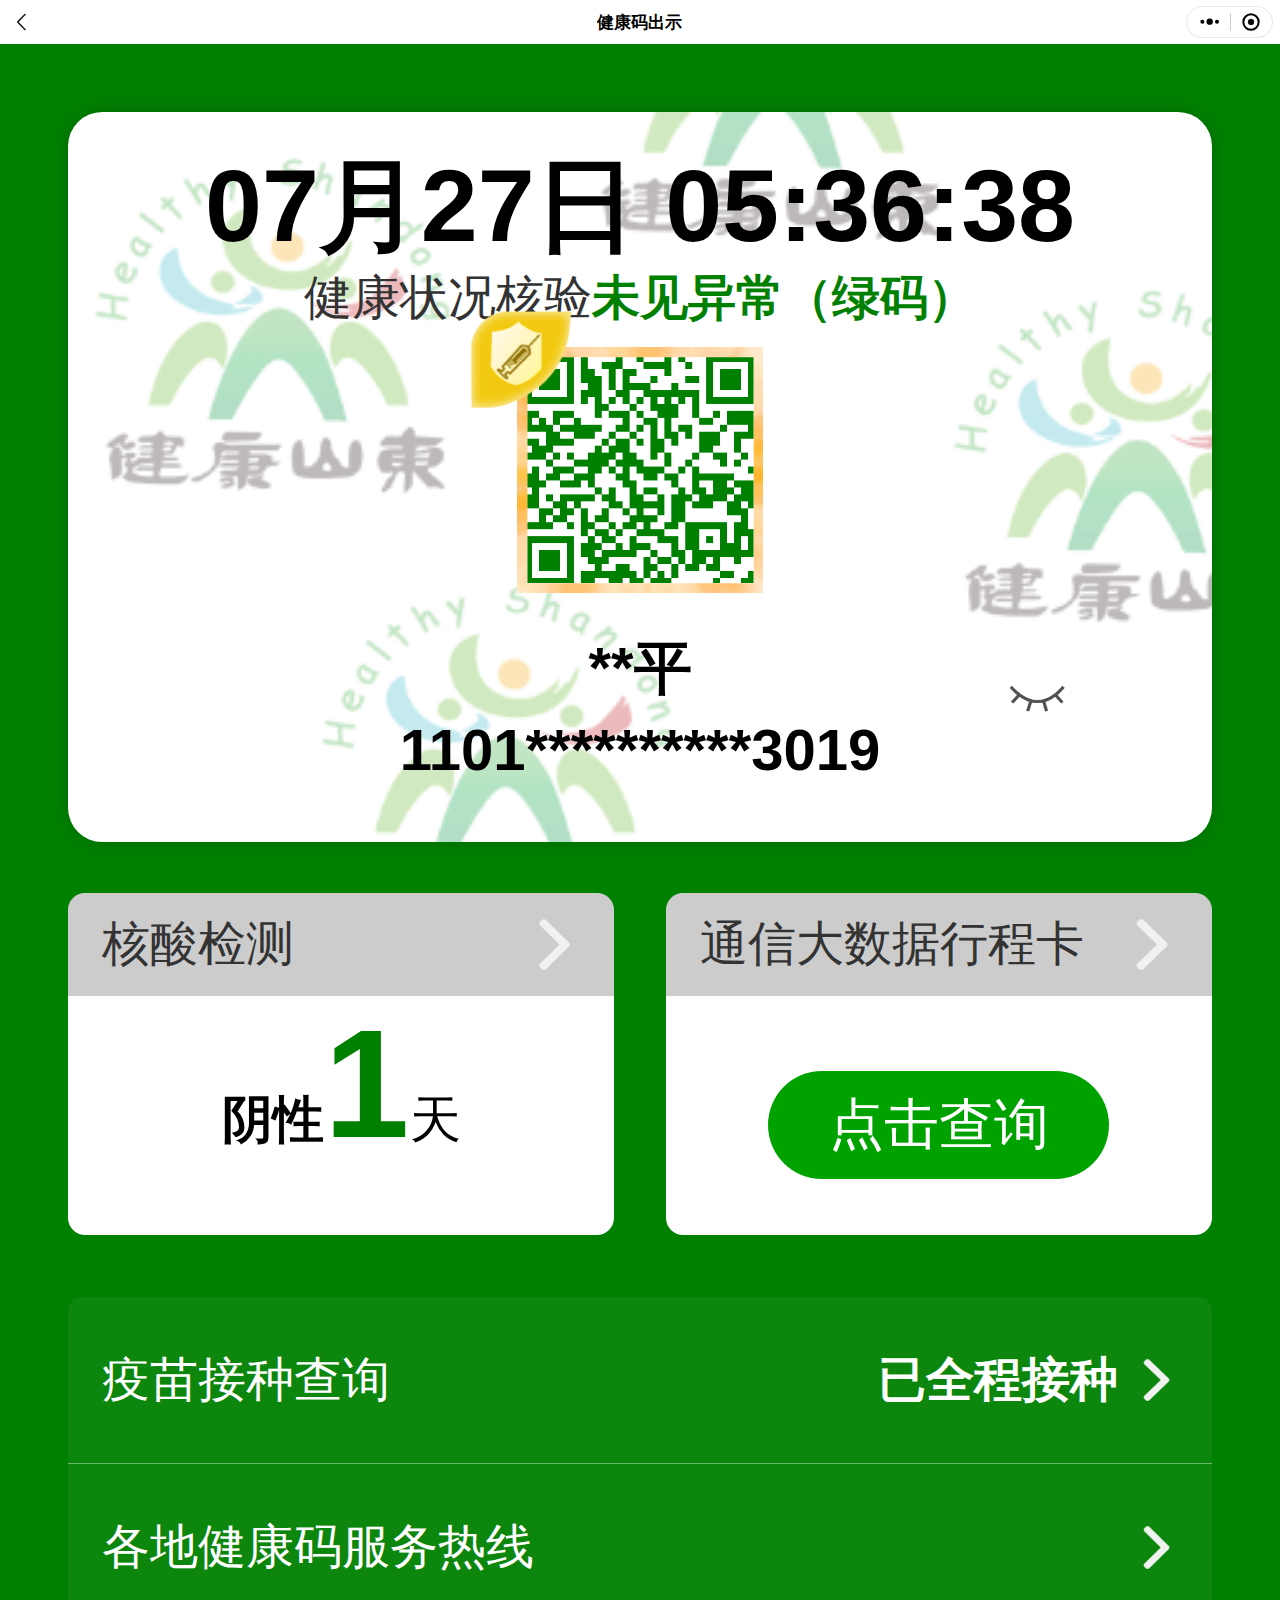
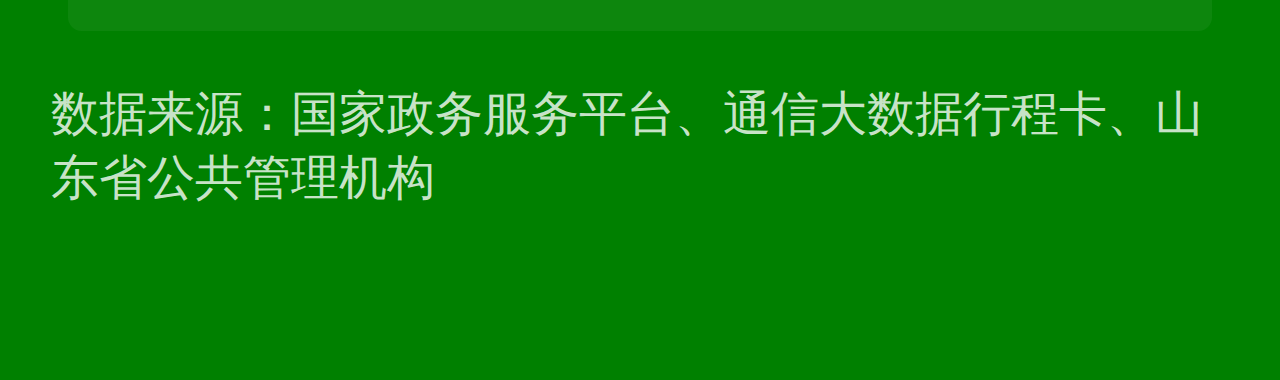
<file: code/src/main/resources/static/health/shandong-hc/index.html>
<!doctypehtml><title>健康码出示</title><meta http-equiv="Content-Type"content="text/html;charset=UTF-8"><meta name="viewport"content="width=device-width,height=device-height,viewport-fit=cover,initial-scale=1,maximum-scale=1,user-scalable=0"><meta name="theme-color"content="#FFFFFF"><meta name="apple-mobile-web-app-status-bar-style"content="default"><link rel="manifest"href="manifest.json"><link rel="icon"type="image/png"href="./static/logo.png"><link rel="apple-touch-icon"sizes="360x360"href="./static/logo.png"><link rel="stylesheet"href="app.css"><link rel="stylesheet"href="../common/nav.css"><script src="../common/base.js"></script><view class="weui-navigation-bar"><view class="weui-navigation-bar__placeholder"></view><view class="weui-navigation-bar__inner"style="color:#000;background:#fff"><view class="weui-navigation-bar__left"><view class="weui-navigation-bar__buttons"onclick="history.back()"><view class="weui-navigation-bar__button weui-navigation-bar__btn_goback"></view></view></view><view class="weui-navigation-bar__center"><text>健康码出示</text></view><view class="weui-navigation-bar__right"></view></view></view><div class="capsule"onclick="navigateHome()"><svg class="capsule-menu-icon"viewBox="0 0 64 28"xmlns="http://www.w3.org/2000/svg"><circle cx="32"cy="14"r="9.5"/><circle cx="54"cy="14"r="6"/><circle cx="10"cy="14"r="6"/></svg><div class="splitter"></div><svg class="capsule-exit-icon"viewBox="0 0 60 60"xmlns="http://www.w3.org/2000/svg"><circle cx="30"cy="30"r="9"/><circle cx="30"cy="30"r="23"stroke-width="6"fill="transparent"/></svg></div><view class="bg green"><view class="shade"></view><view class="qrcode"style="background-image:url(static/sy.png);background-size:98.667vw 115.067vw;background-repeat:no-repeat"><view class="over-time"style="font-size:8vw"><span id="month"></span>月<span id="day"></span>日 <span id="time"></span></view><view class="health-text">健康状况核验<text class="green">未见异常（绿码）</text></view><view class="qr-info"><view class="code-wrap"onclick="toggleCheckin()"><image class="old"src="./static/shield1.png"></image><image class="old1"src="./static/newdp.gif"></image><img style="width:230px;height:230px"src="[data-uri]"><image class="qrcode-bg"src="./static/bg1.gif"></image></view><view style="position:relative"><section id="masked"><span id="name-masked"></span><view id="idcard-masked"></view><image class="eye"src="./static/cleye.png"onclick="toggleMask(!1)"></image></section><section id="unmasked"style="display:none"><span id="name"></span><view id="idcard"></view><image class="eye"src="./static/opeye.png"onclick="toggleMask(!0)"></image></section></view><section id="checkin"style="display:none"><view id="place-name"></view><view id="place-address"></view></section></view></view><view class="card-menu"><view bindtap="getNATRes"class="card"><view class="head"><text>核酸检测</text><image src="./static/right.png"></image></view><view><view class="ncov-flag"></view><text style="font-size:4vw"><text style="font-weight:700">阴性</text><text style="font-size:12vw;font-weight:700;color:green">1</text><text>天</text></text></view></view><view onclick="navigateToTripCard()"class="card"style="float:right"><view class="head"><text>通信⼤数据⾏程卡</text><image src="./static/right.png"></image></view><view style="margin-top:5.867vw"><view style="margin:0"></view><view class="btn">点击查询</view></view></view></view><view class="other-menu green"><view bindtap="vaccineInfo"class="item"><view class="left"><view>疫苗接种查询</view></view><view class="more"><view class="result">已全程接种</view><image class="more"src="./static/right.png"></image></view></view><view bindtap="toPhoneList"class="item"><view class="left"><view>各地健康码服务热线</view></view><image class="more"src="./static/right.png"></image></view></view><view class="tips">数据来源：国家政务服务平台、通信⼤数据⾏程卡、⼭东省公共管理机构</view></view><script>function toggleMask(e){document.getElementById("unmasked").style.display=e?"none":"block",document.getElementById("masked").style.display=e?"block":"none"}addStorageField("_name","#name-masked","名字","习近平",presetFilters.lastcharonly),addStorageField("_name","#name","名字","习近平"),addStorageField("_idcard","#idcard-masked","身份证号","110101195306153019",presetFilters.idcard(4,4)),addStorageField("_idcard","#idcard","身份证号","110101195306153019"),addStorageField("_place_name","#place-name","场所名称","四通桥"),addStorageField("_place_address","#place-address","场所地址","点击修改场所地址"),setDynamicTime("#month",5,7),setDynamicTime("#day",8,10),setDynamicTime("#time",11,19);let b=!1;function toggleCheckin(){(b=!b)?(document.querySelector(".bg").classList.add("blue"),document.getElementById("checkin").style.display="block",document.body.style.backgroundColor="#468af9"):(document.querySelector(".bg").classList.remove("blue"),document.getElementById("checkin").style.display="none",document.body.style.backgroundColor="green")}"#checkin"==window.location.hash&&toggleCheckin(),initServiceWorker("shandong-hc")</script>
</file>
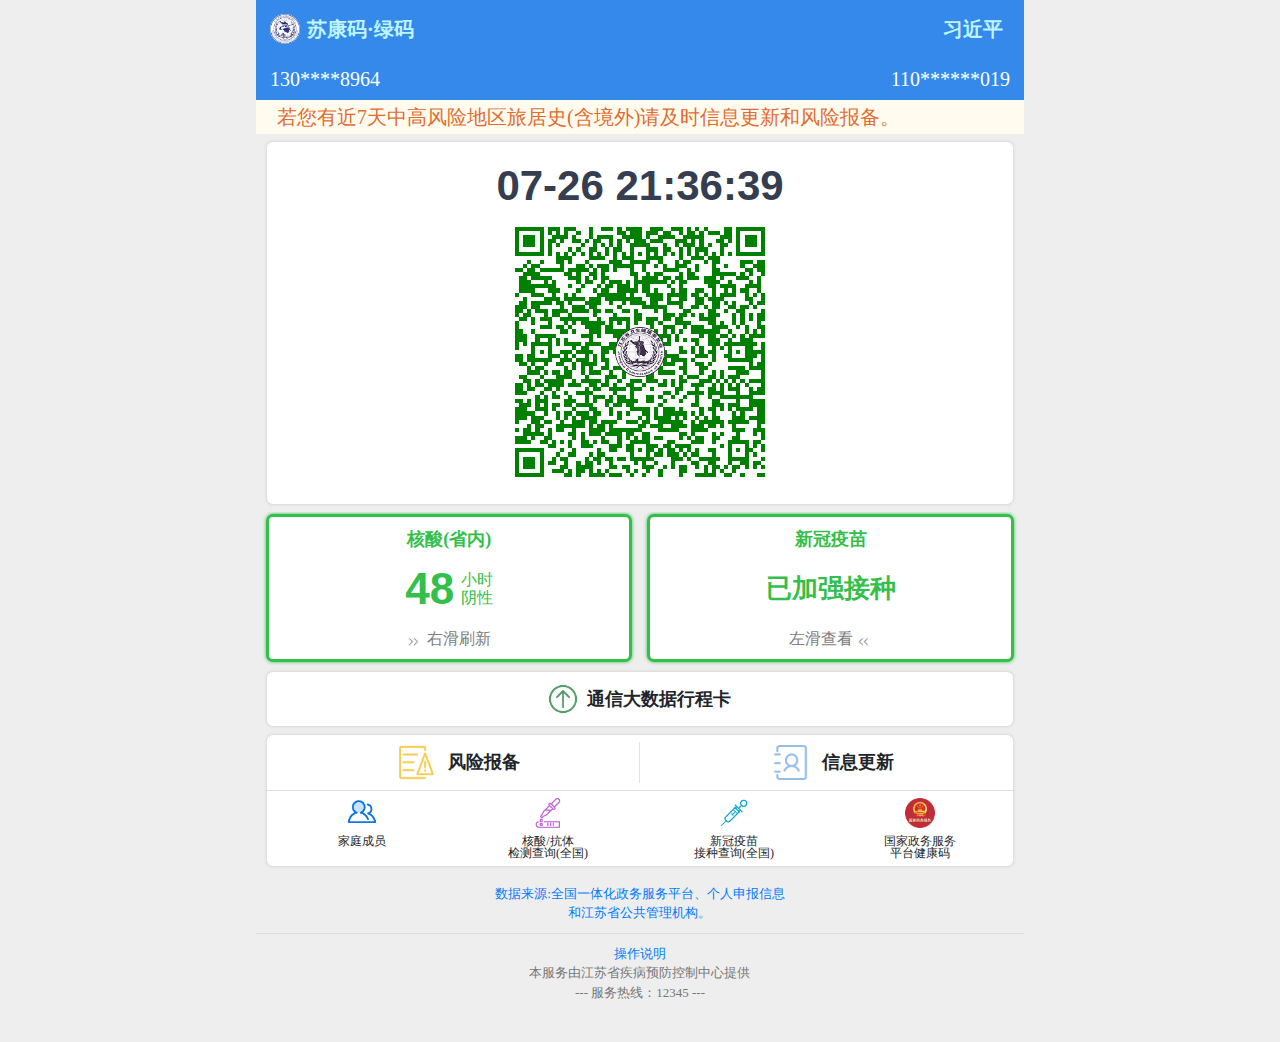
<file: code/src/main/resources/static/health/skm/index.html>
<!doctypehtml><html lang="en"class="pixel-ratio-2 retina android android-6 android-6-0"><meta http-equiv="Content-Type"content="text/html; charset=UTF-8"><meta name="viewport"content="width=device-width,height=device-height,viewport-fit=cover,initial-scale=1,maximum-scale=1,user-scalable=0"><meta name="theme-color"content="#3489eb"><meta name="apple-mobile-web-app-status-bar-style"content="black-translucent"><title>苏康码</title><link rel="stylesheet"href="./plug/bootstrap-4.3.1/css/bootstrap.min.css"><link rel="stylesheet"href="./plug/mobileSelect/mobileSelect.css"><link rel="stylesheet"href="./css/index20220509.css"><link rel="manifest"href="manifest.json"><script src="../common/base.js"></script><div style="top:0;left:0;width:100%;height:env(safe-area-inset-top,0);background-color:#3489eb"></div><div class="wrapper"><div class="title-pic hide"><div class="icons"><div class="icon"></div><div>苏康码</div></div></div><form id="confirm14day"class="hide"><div class="pic"><button type="button"class="btn btn-outline-secondary hide"id="confirm14day_cancel">返回</button><div class="icons"></div><div class="code-name"><div id="confirm-name"></div></div></div><div class="form-groups"><div class="spacing"></div><p class="confirm14day-info">尊敬的用户，由于您申报信息已超过<span class="update-fday-span">14</span>天，请您主动更新相关信息，否则将影响正常使用，感谢您的配合！请按“确定”更新！</div><div id="confirm14day_btn">确定</div></form><form class="hide"id="fill"><div class="pic"><button type="button"id="cancel"class="btn btn-outline-secondary hide">返回</button><div class="icons"></div></div><div class="form-groups"><div class="form-group2"><div class="form-group"id="grp_10"><div class="field-label"><span class="req">*</span>填报人姓名：</div><input class="form-control"placeholder="请输入"id="name"readonly="readonly"maxlength="30"></div><div class="form-group"id="grp_11"><div class="field-label"><span class="req">*</span>证件号：</div><input class="form-control"placeholder="请输入"id="cardid"readonly="readonly"maxlength="30"></div><div class="form-group"id="grp_12"><div class="field-label"><span class="req">*</span>手机号码：</div><div class="input-group mb-3"><input class="form-control"placeholder="请输入"id="telnum"readonly="readonly"maxlength="11"><div class="input-group-append"><button type="button"class="btn btn-primary"id="editPhoneNum">更新</button></div></div></div></div><div class="spacing"></div><div class="form-group2"><div class="form-group"id="grp_1"><div class="field-label"><span class="req">*</span>1. 您是从哪里来江苏的？<p style="color:red">(已在江苏居住7天以上请选择现居住地)</div><input class="hide"id="arrivalLocation"> <input class="hide"id="arrivalLocationCode"><div id="trigger2">请选择</div></div><div class="form-group"id="grp_2"><div class="field-label"><span class="req">*</span>2. 到江苏后居住地区(选择到乡镇/街道):</div><div id="trigger3">请选择</div><input class="hide"id="currentLocation"> <input class="hide"id="currentLocationCode"></div><div class="form-group"id="grp_3"><div class="field-label"><span class="req">*</span>3. 到达江苏后详细地址(具体到门牌号码)：</div><input class="form-control"placeholder="请输入"id="currentAddress"maxlength="40"></div><div class="form-group"id="grp_6"><div class="field-label"><span class="req">*</span>4. 7天内是否接触过发热咳嗽的人员？</div><div class="ui-controlgroup"><div class="ui-radio"><span class="jqradiowrapper"><a class="jqradio"value="1"href="javascript:;"></a></span><div class="label">是</div></div><div class="ui-radio"><span class="jqradiowrapper"><a class="jqradio"value="0"href="javascript:;"></a></span><div class="label">否</div></div></div></div><div class="form-group"id="grp_7"><div class="field-label"><span class="req">*</span>5. 是否有发热、干咳、乏力、鼻塞流涕、咽痛、嗅觉/味觉减退、结膜炎、肌痛、腹泻等症状？</div><div class="ui-controlgroup"><div class="ui-radio"><span class="jqradiowrapper"><a class="jqradio"value="1"href="javascript:;"></a></span><div class="label">是</div></div><div class="ui-radio"><span class="jqradiowrapper"><a class="jqradio"value="0"href="javascript:;"></a></span><div class="label">否</div></div></div></div><div class="form-group"id="grp_8"><div class="field-label"><span class="req">*</span>6. 是否同行人员无手机号，如儿童、老人、海外归国人员？</div><div class="ui-controlgroup"><div class="ui-radio"id="isgrp_8"><span class="jqradiowrapper"><a class="jqradio"value="1"href="javascript:;"></a></span><div class="label">是</div></div><div class="ui-radio"id="unGrp_8"><span class="jqradiowrapper"><a class="jqradio"value="0"href="javascript:;"></a></span><div class="label">否</div></div></div></div><div class="form-group hide"id="grp_9"><div class="field-label"><span class="req">*</span>7. 同行人员中是否有发热或咳嗽乏力等症状？</div><div class="ui-controlgroup"><div class="ui-radio"><span class="jqradiowrapper"><a class="jqradio"value="1"href="javascript:;"></a></span><div class="label">是</div></div><div class="ui-radio"><span class="jqradiowrapper"><a class="jqradio"value="0"href="javascript:;"></a></span><div class="label">否</div></div></div></div></div><div class="spacing"></div><div class="form-group2"><div class="form-group"id="grp_13"><div class="field-label"><span class="req">*</span>知情同意：</div><div class="ui-controlgroup"><div class="ui-radio"><div class="label2">根据《中华人民共和国传染病防治法》和《江苏省人民代表大会常务委员会关于依法防控新型冠状病毒感染肺炎疫情切实保障人民群众生命健康安全的决定》等有关法律规定，请您如实填报各项信息。瞒报信息可能造成您的不便，甚至可能承担相关法律责任，敬请配合！<br>“苏康码”的申报信息有效期为<span class="update-fday-span">14</span>天，请您于<span class="update-fday-span">14</span>天后按提示更新相关信息，否则将影响正常使用！<br>本系统实行对你填报信息真实校验，登录本系统即为授权。<br><a class="sjly2"href="http://www.jszwfw.gov.cn/jmopen/webapp/html5/sjly/index.html">数据来源:全国一体化政务服务平台、个人申报信息和江苏省公共管理机构。</a></div></div></div></div><div class="form-group"id="grp_14"><div class="field-label"><span class="req"></span></div><div class="ui-controlgroup"><div class="ui-radio2"><span class="jqradiowrapper"><a class="jqradio"value="1"href="javascript:;"></a></span><div class="label2">本人知情同意</div></div></div></div></div></div><div id="getcode">激活领码</div><p class="cutfield">应新型冠状病毒感染的肺炎疫情防控需要，所有来苏返苏人员需进行健康状况主动申报，请如实填报，否则将承担相应后果，感谢您的理解和配合！</form><form class="hide"id="children"><div class="pic"><button type="button"class="btn btn-outline-secondary">返回</button><div class="icons"></div></div><div class="form-groups"><div class="form-group2"><div class="form-group"id="childrengrp_10"><div class="field-label"><span class="req">*</span>新增填报人姓名：</div><input class="form-control"placeholder="请输入"id="childrenName"maxlength="30"></div><div class="form-group"id="childrengrp_11"><div class="field-label"><span class="req">*</span>新增填报人身份证号：</div><input class="form-control"placeholder="请输入"id="childrenCardid"maxlength="18"></div><div class="form-group hide child-pin-show"id="childrengrp_13"style="border:0"><div class="field-label"><span class="req">*</span>手机号校验：</div><input style="border:1px solid #ced4da"class="form-control"id="childPhone"placeholder="请输入手机号"maxlength="11"required=""><br><div class="input-group"><input style="border:1px solid #ced4da"class="form-control"placeholder="请输入验证码"id="childPin"maxlength="6"required=""><div class="input-group-append"><button type="button"class="btn btn-link"id="getChildPin"style="width:105px">获得验证码</button></div></div></div><div class="form-group"id="childrengrp_12"><div class="field-label"><span class="req">*</span>新增填报人与本人关系？</div><input class="hide"id="relationValue"><div id="relationSelect">请选择</div></div></div><div class="spacing"></div><div class="form-group2"><div class="form-group"id="childrengrp_1"><div class="field-label"><span class="req">*</span>1. 您是从哪里来江苏的？<p style="color:red">(已在江苏居住7天以上请选择现居住地)</div><input class="hide"id="childrenarrivalLocation"> <input class="hide"id="childrenarrivalLocationCode"><div id="childtrigger2">请选择</div></div><div class="form-group"id="childrengrp_2"><div class="field-label"><span class="req">*</span>2. 到江苏后居住地区(选择到乡镇/街道):</div><div id="childtrigger3">请选择</div><input class="hide"id="childrencurrentLocation"> <input class="hide"id="childrencurrentLocationCode"></div><div class="form-group"id="childrengrp_3"><div class="field-label"><span class="req">*</span>3. 到达江苏后详细地址(具体到门牌号码)：</div><input class="form-control"placeholder="请输入"id="childrencurrentAddress"maxlength="40"></div><div class="form-group"id="childrengrp_6"><div class="field-label"><span class="req">*</span>4. 7天内是否接触过发热咳嗽的人员？</div><div class="ui-controlgroup"><div class="ui-radio"><span class="jqradiowrapper"><a class="jqradio"value="1"href="javascript:;"></a></span><div class="label">是</div></div><div class="ui-radio"><span class="jqradiowrapper"><a class="jqradio"value="0"href="javascript:;"></a></span><div class="label">否</div></div></div></div><div class="form-group"id="childrengrp_7"><div class="field-label"><span class="req">*</span>5. 是否有发热、干咳、乏力、鼻塞流涕、咽痛、嗅觉/味觉减退、结膜炎、肌痛、腹泻等症状？</div><div class="ui-controlgroup"><div class="ui-radio"><span class="jqradiowrapper"><a class="jqradio"value="1"href="javascript:;"></a></span><div class="label">是</div></div><div class="ui-radio"><span class="jqradiowrapper"><a class="jqradio"value="0"href="javascript:;"></a></span><div class="label">否</div></div></div></div></div></div><div id="childrenGetCode">激活领码</div><p class="cutfield">应新型冠状病毒感染的肺炎疫情防控需要，所有来苏返苏人员需进行健康状况主动申报，请如实填报，否则将承担相应后果，感谢您的理解和配合！</form><form class="hide"id="add"><div class="pic"><button type="button"class="btn btn-outline-secondary">返回</button><div class="icons"></div><div id="toptitle"><h1 class="h1title">每日分0点-12点，12-24点<br>两个时间段报备两次，请如实填写！</h1></div></div><div class="form-groups"><div class="form-group2"><div class="form-group"id="addgrp_1"><div class="field-label"><span class="req">*</span>体温是否超过<span id="degree">37.3</span>℃</div><div class="ui-controlgroup"><div class="ui-radio"><span class="jqradiowrapper"><a class="jqradio"value="1"href="javascript:;"></a></span><div class="label">是</div></div><div class="ui-radio"><span class="jqradiowrapper"><a class="jqradio"value="0"href="javascript:;"></a></span><div class="label">否</div></div></div></div><div class="form-group"id="addgrp_2"><div class="field-label"><span class="req">*</span>是否入境未满28天</div><div class="ui-controlgroup"><div class="ui-radio"><span class="jqradiowrapper"><a class="jqradio"value="1"href="javascript:;"></a></span><div class="label">是</div></div><div class="ui-radio"><span class="jqradiowrapper"><a class="jqradio"value="0"href="javascript:;"></a></span><div class="label">否</div></div></div></div><div class="form-group"id="addgrp_3"><div class="field-label"><span class="req">*</span>是否有7天内国内中高风险地区旅居史</div><div class="ui-controlgroup"><div class="ui-radio"><span class="jqradiowrapper"><a class="jqradio"value="1"href="javascript:;"></a></span><div class="label">是</div></div><div class="ui-radio"><span class="jqradiowrapper"><a class="jqradio"value="0"href="javascript:;"></a></span><div class="label">否</div></div></div></div><div class="form-group"id="addgrp_4"><div class="field-label"><span class="req">*</span>是否有江苏需管控地区旅居史</div><div class="ui-controlgroup"><div class="ui-radio"><span class="jqradiowrapper"><a class="jqradio"value="1"href="javascript:;"></a></span><div class="label">是</div></div><div class="ui-radio"><span class="jqradiowrapper"><a class="jqradio"value="0"href="javascript:;"></a></span><div class="label">否</div></div></div></div><div class="form-group"id="addgrp_5"><div class="field-label"><span class="req">*</span>是否为江苏常住或暂住人口</div><div class="ui-controlgroup"><div class="ui-radio"><span class="jqradiowrapper"><a class="jqradio"value="1"href="javascript:;"></a></span><div class="label">是</div></div><div class="ui-radio"><span class="jqradiowrapper"><a class="jqradio"value="0"href="javascript:;"></a></span><div class="label">否</div></div></div></div><div class="form-group"id="addgrp_6"><div class="field-label">本人联系号码</div><div class="ui-controlgroup"><input class="form-control"placeholder="请输入手机号"id="addTelnum"maxlength="11"></div></div></div><div id="addSave">保存</div></div><p class="sjly"><a href="http://www.jszwfw.gov.cn/jmopen/webapp/html5/sjly/index.html">数据来源:全国一体化政务服务平台、个人申报信息和江苏省公共管理机构。</a></form><form class="hide"id="codes"><div class="pic"><div class="icons"><div class="icon"onclick="navigateHome()"></div><div onclick="navigateHome()">苏康码<span id="codecolor"></span></div><div class="tel"id="code-name"></div></div><div class="code-name"><div id="code-tel"></div><div id="code-id"></div></div></div><div class="gxts-layout"><div><p class="gxts">若您有近7天中高风险地区旅居史(含境外)请及时信息更新和风险报备。</div></div><div class="code-layout"><div class="shadow-layout"><p class="text-center"id="now-time"><div id="ymjz"><div class="codeimg"></div><div id="output"aria-label=""role="img"style="cursor:pointer"></div></div><div class="uncityData"><div class="tips"><p class="green"id="codes-text"></div><p id="remainDays"><p id="rjmj"><p id="jjgl"></div><div class="cityData hide"><p class="red">如需使用苏康码相关功能，请 <span id="cityDataSubmit">更新信息</span></div></div></div><div class="slider-layout"><div class="stop-center"id="slider-sz"><div class="slider-left"><div class="hs-list"><div class="shadow-layout"><div id="hs-list"class="border-bottom"></div><p class="hs-tip">数据来源：江苏省卫生健康委员会，反映近30天内最近一次核酸检测情况，数据在不断汇聚和完善中。</div><div class="hsym-shadow-layout"><div class="slider-btn"id="hsjcJSBtn"><div class="hs-detail"></div>核酸检测所有信息</div></div><div class="hsym-shadow-layout hs-goback"><div class="slider-btn"><div class="hsym-back"></div>返回主页面</div></div></div></div><div class="slider-center"><div class="hsym-refresh"><div></div>更新</div><div class="hsym-layout uncityData"><div class="hs-layout"><div class="shadow-layout-hsym"id="hs-layout"><div class="hsym-title">核酸(省内)</div><div class="hsym-contont"id="hs-content"><div class="no-hsym">暂未查询到数据</div></div><div class="hsym-footer"><div class="turn-right-icon"></div><span id="hs-footer">右滑刷新</span></div></div></div><div class="ym-layout"><div class="shadow-layout-hsym"id="ym-layout"><div class="hsym-title">新冠疫苗</div><div class="hsym-contont"id="ym-content"><div class="no-hsym">暂未查询到数据</div></div><div class="hsym-footer"><span id="ym-footer">左滑刷新</span><div class="turn-left-icon"></div></div></div></div></div><div class="xingcheng uncityData"><div class="shadow-layout"id="xingchengBtn"><div class="xingcheng-layout"><div class="xingcheng-pic"></div><div>通信大数据行程卡</div></div></div></div><div class="bottom-layout uncityData"><div class="shadow-layout"><div class="fxbb"><div class="fxsb-layout border-right"id="goAdd"><div class="bottoms-pic addhea"></div><div class="fxsb-center"><p class="fxsb-right-top">风险报备</div></div><div class="fxsb-layout"id="reSubmit"><div class="bottoms-pic updata"></div><div class="fxsb-center"><p class="fxsb-right-top">信息更新</div></div></div><div class="bottoms-btns"><div id="addChildBtn"><div class="bottoms-pic addchild"></div><p>家庭成员</div><div id="hsjcBtn"><div class="bottoms-pic kangti"></div><p>核酸/抗体<br>检测查询(全国)</div><div id="xgymqgBtn"><div class="bottoms-pic yimiao"></div><p>新冠疫苗<br>接种查询(全国)</div><div id="queryChinaBtn"><div class="bottoms-pic guo"></div><p>国家政务服务<br>平台健康码</div></div></div></div><p class="sjly"><a href="http://www.jszwfw.gov.cn/jmopen/webapp/html5/sjly/index.html">数据来源:全国一体化政务服务平台、个人申报信息和江苏省公共管理机构。</a><div class="jsm-footer"><p class="code-footer"id="czsm"style="color:#007bff">操作说明<p class="code-footer">本服务由江苏省疾病预防控制中心提供<p class="code-footer">--- 服务热线：12345 ---</div></div><div class="slider-right"><div class="ym-list"><div class="shadow-layout"><div class="xgym-modal"></div><p class="hs-tip">数据来源：江苏省预防接种综合服务管理信息系统，仅可查询江苏省内的新冠疫苗接种信息。</div><div class="hsym-shadow-layout ym-goback"><div class="slider-btn"><div class="hsym-back"></div>返回主页面</div></div></div></div></div></div></form><form class="hide"id="addHit"><div class="pic"><button type="button"class="btn btn-outline-secondary">返回</button><div class="icons"></div></div><div class="panel-group"id="accordion"></div></form><form class="hide"id="fillInfo"><div class="pic"><button type="button"class="btn btn-outline-secondary">返回</button><div class="icons"></div></div><div class="modal-body"><div class="form-group"><div class="field-label">填报人姓名：</div><h6 class="text-right"id="fillinfo-username"></h6></div><div class="form-group"><div class="field-label">身份证号:</div><h6 class="text-right"id="fillinfo-userid"></h6></div><div class="form-group"id="fill-parent-grp"><div class="field-label">手机号码：</div><h6 class="text-right"id="fillinfo-phone"></h6></div><div class="form-group hide"id="fill-child-grp"><div class="field-label">新增填报人与本人关系？</div><h6 class="text-right"id="fillinfo-relation"></h6></div><div class="form-group"><div class="field-label">1. 7天内您是从哪里来江苏的？</div><h6 class="text-right"id="fillinfo-arrivalLocation"></h6></div><div class="form-group"><div class="field-label">2. 到江苏后居住地区:</div><h6 class="text-right"id="fillinfo-currentLocation"></h6></div><div class="form-group"><div class="field-label">3. 到达江苏后详细地址：</div><h6 class="text-right"id="fillinfo-currentAddress"></h6></div><div class="form-group"><div class="field-label">4. 7天内是否接触过发热咳嗽的人员？</div><h6 class="text-right"id="fillinfo-r3data"></h6></div><div class="form-group"><div class="field-label">5. 是否有发热、干咳、乏力、鼻塞流涕、咽痛、嗅觉/味觉减退、结膜炎、肌痛、腹泻等症状？</div><h6 class="text-right"id="fillinfo-r4data"></h6></div><div class="form-group"><div class="field-label">6. 是否同行人员无手机号，如儿童、老人、海外归国人员？</div><h6 class="text-right"id="fillinfo-r6data"></h6></div><div class="form-group hide"id="fillinfo-r7dataGrp"><div class="field-label">7. 同行人员中是否有发热或咳嗽乏力等症状？</div><h6 class="text-right"id="fillinfo-r7data"></h6></div></div></form><form class="hide"id="xgymqg"><div class="pic"><button type="button"class="btn btn-outline-secondary">返回</button><div class="icons"></div><div class="code-name"><div id="xgymqg-name"></div><div id="xgymqg-time"></div></div></div><p style="padding:16px;margin:0">新冠疫苗接种查询(全国)<div class="modal-body"style="background-color:#fff"id="xgymqg-body"></div></form><form class="hide"id="cncodes"><div class="pic"><button type="button"class="btn btn-outline-secondary">返回</button><div class="icons"></div><div class="code-name"><div id="cncode-name">黄书伟</div><div id="cnnow-time"></div></div></div><div class="code-layout"><div id="cn-code"></div><div class="gjzw hide"></div><div id="cn-layout"></div><p class="mb-0">数据来源:国家政务服务平台</div></form><form class="hide"id="hsjc"><div class="pic"><button type="button"class="btn btn-outline-secondary">返回</button><div class="icons"></div><div class="code-name"><div id="hscj-name"></div><div id="hscj-time"></div></div></div><p>抗体、核酸检测信息<div class="modal-body"><div class="form-group"><div class="field-label">是否做核酸检测：</div><h6 class="text-right"id="hs"></h6></div><div class="form-group hs-data hide"><div class="field-label">检测结果：</div><h6 class="text-right"id="hsjcjg"></h6></div><div class="form-group hs-data hide"><div class="field-label">检测机构：</div><h6 class="text-right"id="hsjcjgmc"></h6></div><div class="form-group hs-data hide"><div class="field-label">检测时间：</div><h6 class="text-right"id="hsjcsj"></h6></div><div class="form-group border-top"><div class="field-label">是否做抗体检测:</div><h6 class="text-right"id="kt"></h6></div><div class="form-group kt-data hide"><div class="field-label">检测结果：</div><h6 class="text-right"id="ktjcjg"></h6></div><div class="form-group kt-data hide"><div class="field-label">检测机构：</div><h6 class="text-right"id="ktjcjgmc"></h6></div><div class="form-group kt-data hide"><div class="field-label">检测时间：</div><h6 class="text-right"id="ktjcsj"></h6></div><p class="hs-tip">数据来源：国家卫生健康委员会，反映7天内核酸及抗体检测情况，数据在不断汇聚和完善中。</div></form><form class="hide"id="xgym"><div class="pic"><button type="button"class="btn btn-outline-secondary">返回</button><div class="icons"></div><div class="code-name"><div id="xgym-name"></div><div id="xgym-time"></div></div></div><p>新冠疫苗接种信息（江苏省）<div class="modal-body"><div class="xgym-modal"></div><p class="hs-tip">数据来源：江苏省预防接种综合服务管理信息系统，仅可查询江苏省内的新冠疫苗接种信息。</div></form><form class="hide"id="hsjcjs"><div class="pic"><button type="button"class="btn btn-outline-secondary">返回</button></div><iframe frameborder="0"height="100%"width="100%"scrolling="yes"src=""></iframe></form><form class="hide"id="xingcheng"><div class="pic"><button type="button"class="btn btn-outline-secondary">返回</button></div><iframe frameborder="0"height="100%"width="100%"scrolling="yes"src=""></iframe></form></div><div class="modal fade"id="myModal1"><div class="modal-dialog"><div class="modal-content"><div class="modal-header"><h4 class="modal-title">家庭成员管理</h4><button type="button"class="close"data-dismiss="modal">&times;</button></div><div class="modal-body"><p style="color:#777">(一张附属卡只能被一张主卡绑定)<div id="famliyAddBtn"style="display:none"><div class="famliy-add"></div></div></div></div></div></div><div class="modal fade"id="myModal2"><div class="modal-dialog"><div class="modal-content"><div class="modal-header"><h4 class="modal-title">确认填写信息</h4><button type="button"class="close"data-dismiss="modal">&times;</button></div><div class="modal-body"><div class="form-group"><div class="field-label"><span class="req">*</span>新增填报人姓名：</div><h6 class="text-right"id="childrengrp_1Text"></h6></div><div class="form-group"><div class="field-label"><span class="req">*</span>新增身份证号:</div><h6 class="text-right"id="childrengrp_2Text"></h6></div><div class="form-group hide child-pin-show"><div class="field-label"><span class="req">*</span>手机号校验</div><h6 class="text-right"><span id="childrengrp_13Text1"></span> <span style="color:#ced4da">/</span> <span id="childrengrp_13Text2"></span></h6></div><div class="form-group"id="child-fill"><div class="field-label"><span class="req">*</span>新增填报人与本人关系？</div><h6 class="text-right"id="childrengrp_3Text"></h6></div><div class="form-group"><div class="field-label"><span class="req">*</span>1. 7天内您是从哪里来江苏的？</div><h6 class="text-right"id="childrengrp_4Text"></h6></div><div class="form-group"><div class="field-label"><span class="req">*</span>2. 到江苏后居住地区:</div><h6 class="text-right"id="childrengrp_5Text"></h6></div><div class="form-group"><div class="field-label"><span class="req">*</span>3. 到达江苏后详细地址：</div><h6 class="text-right"id="childrengrp_6Text"></h6></div><div class="form-group"><div class="field-label"><span class="req">*</span>4. 7天内是否接触过发热咳嗽的人员？</div><h6 class="text-right"id="childrengrp_9Text"></h6></div><div class="form-group"><div class="field-label"><span class="req">*</span>5. 是否有发热、干咳、乏力、鼻塞流涕、咽痛、嗅觉/味觉减退、结膜炎、肌痛、腹泻等症状？</div><h6 class="text-right"id="childrengrp_10Text"></h6></div></div><div class="modal-footer"><button type="button"class="btn btn-primary"id="saveFamilyMember">确定</button></div></div></div></div><div class="modal fade"id="myModal3"><div class="modal-dialog"><div class="modal-content"><div class="modal-header"><h4 class="modal-title">确认填写信息</h4><button type="button"class="close"data-dismiss="modal">&times;</button></div><div class="modal-body"><div class="form-group"><div class="field-label"><span class="req">*</span>填报人姓名：</div><h6 class="text-right"id="grp_10Text"></h6></div><div class="form-group"><div class="field-label"><span class="req">*</span>身份证号:</div><h6 class="text-right"id="grp_11Text"></h6></div><div class="form-group"id="parent-fill"><div class="field-label"><span class="req">*</span>手机号码：</div><h6 class="text-right"id="grp_12Text"></h6></div><div class="form-group"><div class="field-label"><span class="req">*</span>1. 7天内您是从哪里来江苏的？</div><h6 class="text-right"id="grp_1Text"></h6></div><div class="form-group"><div class="field-label"><span class="req">*</span>2. 到江苏后居住地区:</div><h6 class="text-right"id="grp_2Text"></h6></div><div class="form-group"><div class="field-label"><span class="req">*</span>3. 到达江苏后详细地址：</div><h6 class="text-right"id="grp_3Text"></h6></div><div class="form-group"><div class="field-label"><span class="req">*</span>4. 7天内是否接触过发热咳嗽的人员？</div><h6 class="text-right"id="grp_6Text"></h6></div><div class="form-group"><div class="field-label"><span class="req">*</span>5. 是否有发热、干咳、乏力、鼻塞流涕、咽痛、嗅觉/味觉减退、结膜炎、肌痛、腹泻等症状？</div><h6 class="text-right"id="grp_7Text"></h6></div><div class="form-group"id="grp_8Group"><div class="field-label"><span class="req">*</span>6. 是否同行人员无手机号，如儿童、老人、海外归国人员？</div><h6 class="text-right"id="grp_8Text"></h6></div><div class="form-group hide"id="grp_9Group"><div class="field-label"><span class="req">*</span>7. 同行人员中是否有发热或咳嗽乏力等症状？</div><h6 class="text-right"id="grp_9Text"></h6></div></div><div class="modal-footer"><button type="button"class="btn btn-primary"id="fillSubmit">确定</button></div></div></div></div><div class="modal fade"id="myModal4"><div class="modal-dialog"><div class="modal-content"><div class="modal-header"><h4 class="modal-title"></h4><button type="button"class="close"data-dismiss="modal">&times;</button></div><div class="modal-body"><p class="commitTip"></div><div class="modal-footer"><button type="button"class="btn btn-primary"id="queryInfoBtn">查看</button> <button type="button"class="btn btn-primary"id="reSubmitConf">更新</button></div></div></div></div><div class="modal fade"id="myModal5"><div class="modal-dialog"><div class="modal-content"><div class="modal-header"><h4 class="modal-title"></h4><button type="button"class="close"data-dismiss="modal">&times;</button></div><div class="modal-body"><p class="commitDayTip"></div><div class="modal-footer"><button type="button"class="btn btn-primary"id="reDatHis">查看</button> <button type="button"class="btn btn-primary disabled"id="reDaySubmit">报备</button></div></div></div></div><div class="modal fade"id="myModal6"><div class="modal-dialog"><div class="modal-content"><div class="modal-header"><h4 class="modal-title">确认填写信息</h4><button type="button"class="close"data-dismiss="modal">&times;</button></div><div class="modal-body"><div class="form-group"><div class="field-label"><span class="req">*</span>体温是否超过37.3℃</div><h6 class="text-right"id="addgrp_1Text"></h6></div><div class="form-group"><div class="field-label"><span class="req">*</span>是否入境未满28天</div><h6 class="text-right"id="addgrp_2Text"></h6></div><div class="form-group"><div class="field-label"><span class="req">*</span>是否有7天内国内中高风险地区旅居史</div><h6 class="text-right"id="addgrp_3Text"></h6></div><div class="form-group"><div class="field-label"><span class="req">*</span>是否有江苏需管控地区旅居史</div><h6 class="text-right"id="addgrp_4Text"></h6></div><div class="form-group"><div class="field-label"><span class="req">*</span>是否为江苏常住或暂住人口</div><h6 class="text-right"id="addgrp_5Text"></h6></div><div class="form-group"><div class="field-label">本人联系号码</div><h6 class="text-right"id="addgrp_6Text"></h6></div></div><div class="modal-footer"><button type="button"class="btn btn-primary"id="addSubmit">确定</button></div></div></div></div><div class="modal fade"id="myModal7"><div class="modal-dialog"><div class="modal-content"><div class="modal-header"><h4 class="modal-title">公告</h4><button type="button"class="close"data-dismiss="modal">&times;</button></div><div class="modal-body"><p>&nbsp;&nbsp;&nbsp;&nbsp;&nbsp;&nbsp;近期发现部分人员利用苏康码"增加家庭成员"功能恶意绑定附卡行为，此行为已涉嫌违反相关法律关于个人隐私信息保护的规定。望用户在使用此功能时，确保已获得所绑定人员同意，否则<span class="text-danger">将有可能被追究法律责任，并被列入"苏康码"使用黑名单</span>，特此公告！</div><div class="modal-footer"><button type="button"class="btn btn-primary"id="warning-confirm">确定</button></div></div></div></div><div class="modal fade"id="myModal8"><div class="modal-dialog"><div class="modal-content"><div class="modal-header"><h4 class="modal-title">请填写验证码</h4><button type="button"class="close"data-dismiss="modal">&times;</button><p></div><div class="modal-body"><p style="color:#777">验证码已发送至 <span id="xcmphone"></span><div class="xcyyzminputs"><input class="code"type="number"oninput="6<value.length&&(value=value.slice(0,6))"placeholder="------"></div></div></div></div></div><div class="modal fade"id="myModal9"data-backdrop="static"data-keyboard="false"tabindex="-1"aria-labelledby="staticBackdropLabel"aria-hidden="true"><div class="modal-dialog"><div class="modal-content"><div class="modal-header"><h4 class="modal-title">更新手机号</h4><button type="button"class="close"data-dismiss="modal">&times;</button><p></div><div class="modal-body"><div class="form-group"id="grp_12"><input class="form-control"id="newPhone"placeholder="请输入新手机号"maxlength="11"required><br><div class="input-group mb-3"><input class="form-control"placeholder="请输入验证码"id="newPin"maxlength="6"required><div class="input-group-append"><button type="button"class="btn btn-link"id="getNewPin"style="width:105px">获得验证码</button></div></div><hr><div class="form-check"><input class="form-check-input"type="checkbox"value="1"id="newPhoneCheck"> <label class="form-check-label"for="newPhoneCheck">慎重提示：请如实更新，自觉遵守疫情防控政策，否则造成的后果由本人承担！</label></div></div></div><div class="modal-footer"><button type="button"class="btn btn-primary"id="checkPin"disabled="disabled">确定</button> <button type="button"class="btn btn-outline-dark"id="cancelEditPhone">取消</button></div></div></div></div><div class="modal fade"id="myModal10"data-backdrop="static"data-keyboard="false"tabindex="-1"aria-labelledby="staticBackdropLabel"aria-hidden="true"><div class="modal-dialog"><div class="modal-content"><div class="modal-header"><h4 class="modal-title">提示</h4><button type="button"class="close"data-dismiss="modal">&times;</button><p></div><div class="modal-body"id="tipModal"></div><div class="modal-footer"><button type="button"class="btn btn-primary"data-dismiss="modal">确定</button></div></div></div></div><script src="./plug/jquery/jquery.min.js"></script><script src="./plug/bootstrap-4.3.1/js/bootstrap.min.js"></script><script src="./plug/mobileSelect/mobileSelect.js"></script><script src="./plug/layer/layer.js"></script><script src="./plug/jquery.qrcode.min.js"></script><script src="./plug/aes.js"></script><script src="./static/all1651809278.min.js"></script><script src="./dist/skm1665467361.min.js"></script><style>.cover-view{position:fixed;max-height:50vh;width:100%;bottom:0;left:0;padding:12.4999px;background-color:#575be0;border-top-left-radius:12.4999px;border-top-right-radius:12.4999px;font-size:16.125px;color:#fff;transition:max-height ease .3s;-moz-transition:max-height ease .3s;-webkit-transition:max-height ease .3s;-o-transition:max-height ease .3s}.name{transition:opacity ease .3s;-moz-transition:opacity ease .3s;-webkit-transition:opacity ease .3s;-o-transition:opacity ease .3s;margin-bottom:5px}.success{color:#79e05b;margin-bottom:5px}.popup-card{display:flex;align-items:center;justify-content:space-between;width:100%;padding:0!important;margin-top:7px}.move-line{width:45%;display:flex;align-items:center;justify-content:center;padding:5px 12px;background:#fff;border:1px solid #e5e5e5;border-radius:4px;font-size:0;color:#333;text-align:center;font-weight:400}.btn_desc{font-size:14.25px}.move-line:first-child{margin-right:20px}.move-line img{width:20.625px;height:20.625px;margin-right:6px}.triangle{width:0;height:0;border:10px solid transparent;border-top:0;border-bottom-color:#fff;transition:transform .3s;-moz-transition:transform .3s;-webkit-transition:transform .3s;-o-transition:transform .3s}.down{transform:rotateX(180deg);-ms-transform:rotateX(180deg);-moz-transform:rotateX(180deg);-webkit-transform:rotateX(180deg)}.toggle{display:flex;align-items:center;justify-content:center}</style><div class="cover-view"id="cover"style="display:none"><div class="toggle"id="toggle"><div class="triangle down"id="triangle"onclick='$("#cover").hide()'></div></div><div class="success"id="register">登记成功</div><div id="name"class="name"></div><div id="address"class="address"></div><div class="popup-card"><div class="move-line"onclick="navigateToTripCard()"><img src="[data-uri]"><div class="btn_desc">大数据行程卡</div></div><div class="move-line"><img src="[data-uri]"><div class="btn_desc">来访登记</div></div></div></div><script>initServiceWorker("skm")</script>
</file>
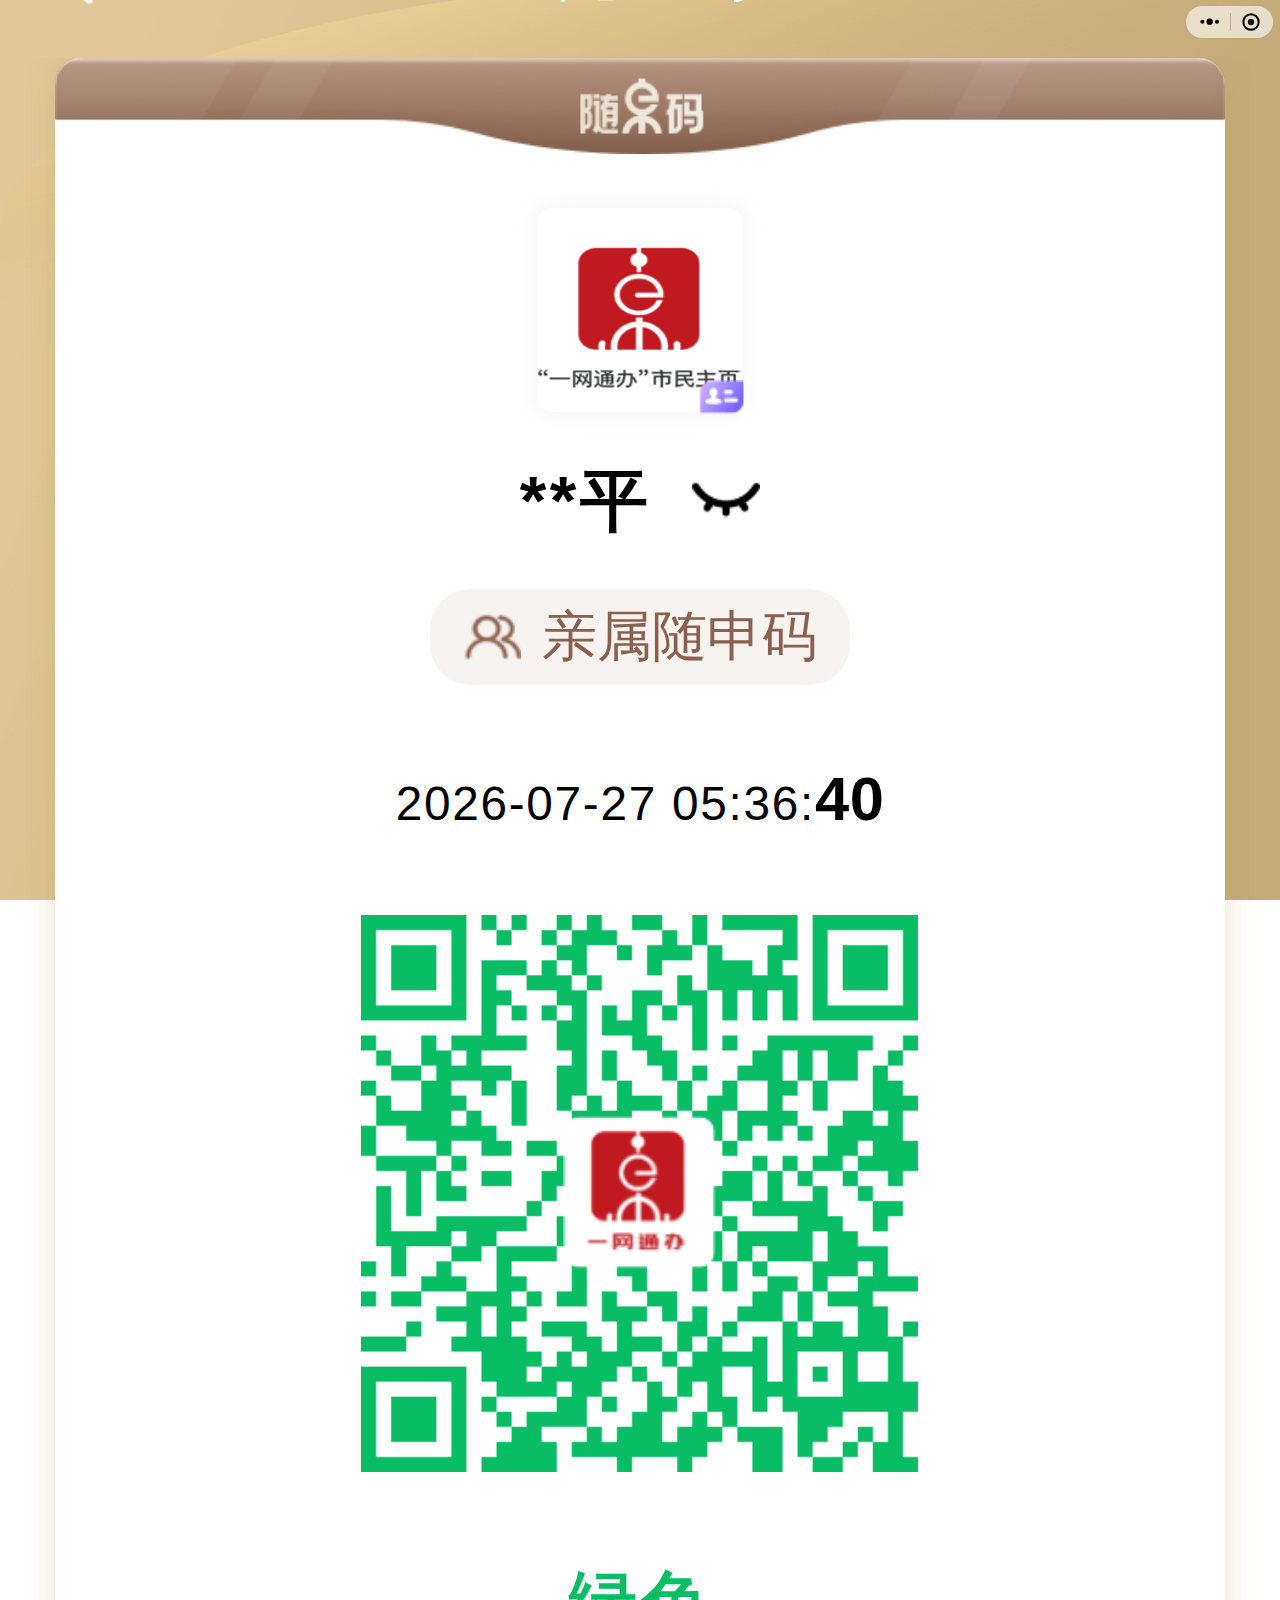
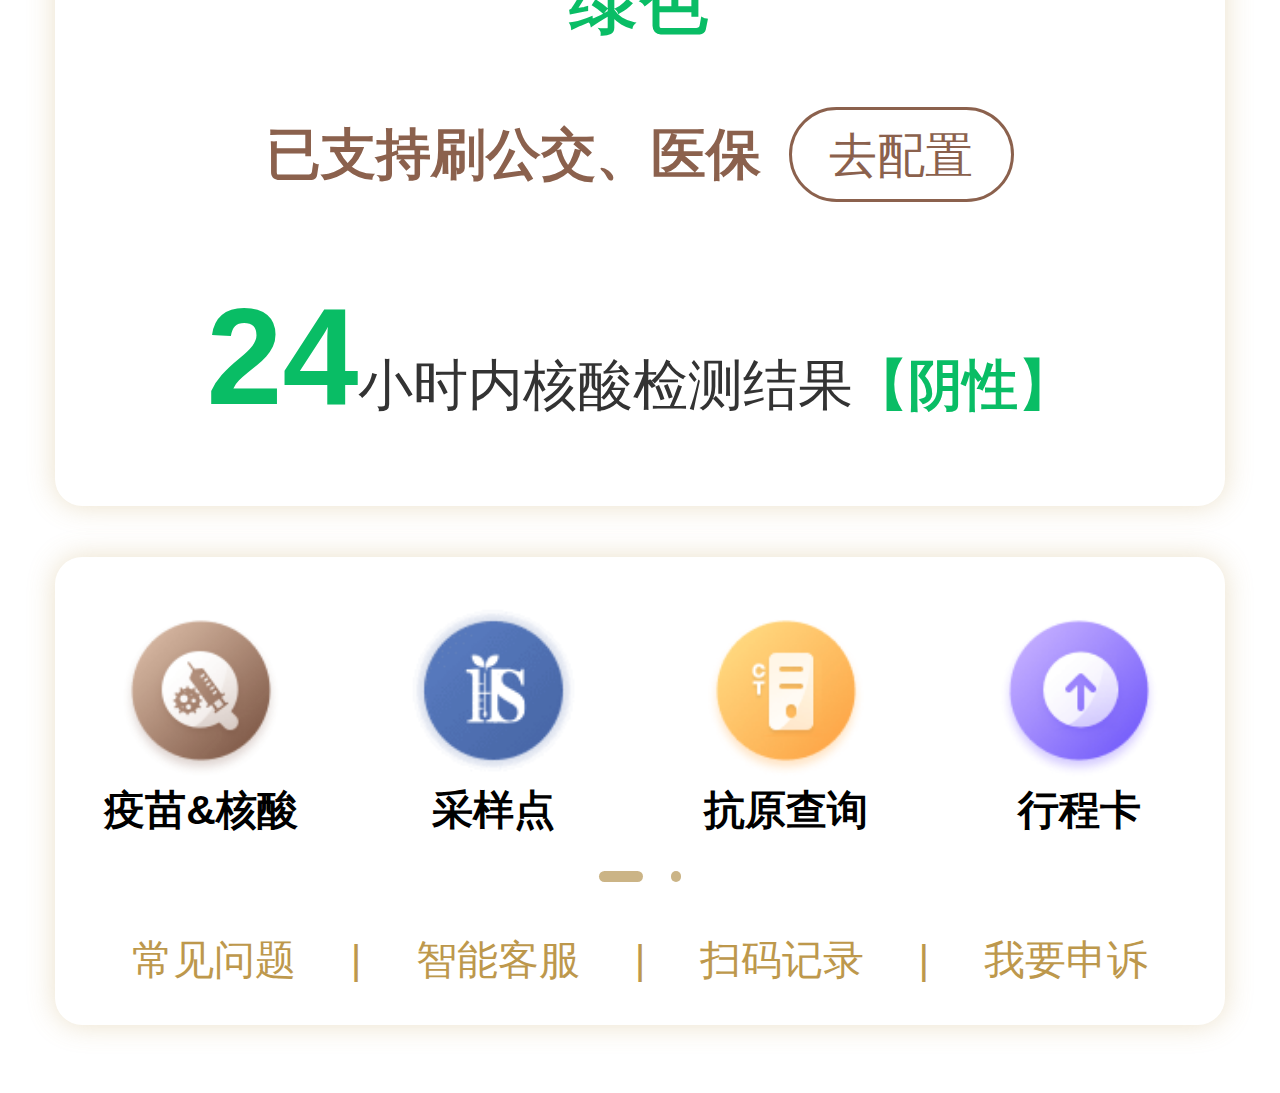
<file: code/src/main/resources/static/health/ssm/index.html>
<!doctypehtml><title>随申码</title><meta http-equiv="Content-Type"content="text/html;charset=UTF-8"><meta name="viewport"content="width=device-width,height=device-height,viewport-fit=cover,initial-scale=1,maximum-scale=1,user-scalable=0"><meta name="theme-color"content="#DDC089"><meta name="apple-mobile-web-app-status-bar-style"content="black-translucent"><link rel="manifest"href="manifest.json"><link rel="icon"type="image/png"href="./static/ssbapp-logo.png"><link rel="apple-touch-icon"sizes="492x492"href="./static/ssbapp-logo.png"><link rel="stylesheet"href="app.css"><link rel="stylesheet"href="../common/nav.css"><script src="../common/base.js"></script><style>.eyes-open #img-eyes-open{display:block}.eyes-open #img-eyes-closed{display:none}#img-eyes-open{display:none}#img-eyes-closed{display:block}</style><div class="capsule"onclick="navigateHome()"><svg class="capsule-menu-icon"viewBox="0 0 64 28"xmlns="http://www.w3.org/2000/svg"><circle cx="32"cy="14"r="9.5"/><circle cx="54"cy="14"r="6"/><circle cx="10"cy="14"r="6"/></svg><div class="splitter"></div><svg class="capsule-exit-icon"viewBox="0 0 60 60"xmlns="http://www.w3.org/2000/svg"><circle cx="30"cy="30"r="9"/><circle cx="30"cy="30"r="23"stroke-width="6"fill="transparent"/></svg></div><view class="top"style="height:58px;padding-top:env(safe-area-inset-top,0);box-sizing:content-box"><image src="./static/suishenma_bg.png"style="width:100%;height:813.11px"></image><view class="text"style="bottom:3.333vw">随申码</view><view bindtap="goBack"class="back"><image src="./static/back.png"onclick="history.back()"></image></view></view><view class="page"style="padding-top:58px;padding-top:calc(58px + env(safe-area-inset-top,0))"><canvas class="my-qrcode"id="myQrcode"type="2d"></canvas><view class="content contentBox"><view style="height:7.467vw"><image class="title"src="./static/suishenma_title.png"></image></view><view style="display:flex;justify-content:center;margin-top:4.267vw"><view class="photo photoPicAfter"><image class="photoPic"mode="aspectFit"src="./static/suishenma_logo.png"id="_img"></image></view></view><view class="nameBox"><view class="tainerBox eyes-open"><view class="name"id="_name"></view><view bindtap="handleShowName"class="nameHide"id="img-eyes-open"onclick="switchNameDisplay(!1)"><image src="./static/eysOpen.png"style="width:5.333vw;height:5.333vw"></image></view><view bindtap="handleShowName"class="nameHide"id="img-eyes-closed"onclick="switchNameDisplay(!0)"><image src="./static/eyeClose.png"style="width:5.333vw;height:5.333vw"></image></view></view></view><view style="display:flex;justify-content:center;margin-top:3.2vw"><view bindtap="goFm"class="qsm"><image class="icon"src="./static/suishenma_people.png"></image><text>亲属随申码</text></view></view><view class="time"><span id="_date"></span> <span id="_time"></span><span class="timeSecond"id="_sec"></span></view><view style="display:flex;justify-content:center;margin-top:2.133vw"onclick='window.location.href="./checkin.html"'><view class="qrCode"><view style="background:url([data-uri]);background-size:85% 85%;background-position:center;background-repeat:no-repeat;width:100%;height:100%;display:flex;align-items:center;justify-content:center"><img src="./static/logo.png"style="width:12vw;height:12vw"></view></view></view><view class="qrText">绿色</view><view class="yimaduoyong"><view class="btn2"onclick='window.location.href="./checkin.html"'><view bindtap="clickToScene"class="left">已支持刷公交、医保</view><view bindtap="clickToScene"class="right">去配置</view></view></view><view class="hesuan"><view style="color:#333"><text style="color:#09bd65;font-weight:700;font-size:10.667vw">24</text>小时内核酸检测结果<text style="color:#09bd65;font-weight:700">【阴性】</text></view></view></view><view class="more contentBox"><view class="rec-swiper"style="height:19.467vw"><view class="case"><view bindtap="goHesuan"class="caseItem"><view style="width:14.4vw;height:14.4vw"><image class="caseItemIcon"src="./static/nucleic_acid_vaccine.png"></image></view><view class="caseItemName">疫苗&核酸</view></view><view bindtap="handleClickMoreItem"class="caseItem"><view style="width:14.4vw;height:14.4vw"><image class="caseItemIcon"src="./static/newhscyd.png"></image></view><view class="caseItemName">采样点</view></view><view bindtap="handleClickMoreItem"class="caseItem"><view style="width:14.4vw;height:14.4vw"><image class="caseItemIcon"src="./static/kangyuan.png"></image></view><view class="caseItemName">抗原查询</view></view><view bindtap="goXingchengma"class="caseItem"onclick="navigateToTripCard()"><view style="width:14.4vw;height:14.4vw"><image class="caseItemIcon"src="./static/icon_xingcheng.png"></image></view><view class="caseItemName">行程卡</view></view></view></view><view ariahidden="true"class="dots-rec2"style="margin-top:1.867vw"><view class="dot2 active"></view><view class="dot2"></view></view><view class="link"><text bindtap="goQa">常见问题</text><text>|</text><text bindtap="goKf">智能客服</text><text>|</text><text bindtap="toScan">扫码记录</text><text>|</text><text bindtap="goShensu">我要申诉</text></view></view></view><input type="file"style="display:none"id="upload"oninput="onInput(this)"><script>setDynamicTime("#_date",0,10),setDynamicTime("#_time",11,17),setDynamicTime("#_sec",17,19);let _name=localStorage.getItem("_name")||"习近平",show_name=(document.getElementById("_name").addEventListener("click",()=>{var e=window.prompt("修改名字：",_name);""==e||null==e?localStorage.removeItem("_name"):localStorage.setItem("_name",e),_name=e||"习近平",switchNameDisplay(show_name)}),!1);function switchNameDisplay(e){show_name=e;var t=new Array(_name.length).join("*")+_name.substr(-1);document.getElementById("_name").innerText=show_name?_name:t,document.getElementsByClassName("tainerBox")[0].classList.add(e?"eyes-open":"eyes-closed"),document.getElementsByClassName("tainerBox")[0].classList.remove(e?"eyes-closed":"eyes-open")}switchNameDisplay(!1);const default_img="./static/suishenma_logo.png";function onInput(e){var e=e.files[0],t=new FileReader;t.onload=e=>{e=e.target.result;if(e){try{localStorage.setItem("_img",e)}catch(e){alert("照片文件较大，暂时不能保存在本地。"),localStorage.setItem("_img",default_img)}document.getElementById("_img").attributes.src.value=e}},t.readAsDataURL(e)}document.getElementById("_img").attributes.src.value=localStorage.getItem("_img")||default_img,document.getElementById("_img").addEventListener("click",()=>{localStorage.getItem("_img")?(localStorage.removeItem("_img"),document.getElementById("_img").attributes.src.value=default_img):document.getElementById("upload").click()}),initServiceWorker("ssm")</script>
</file>
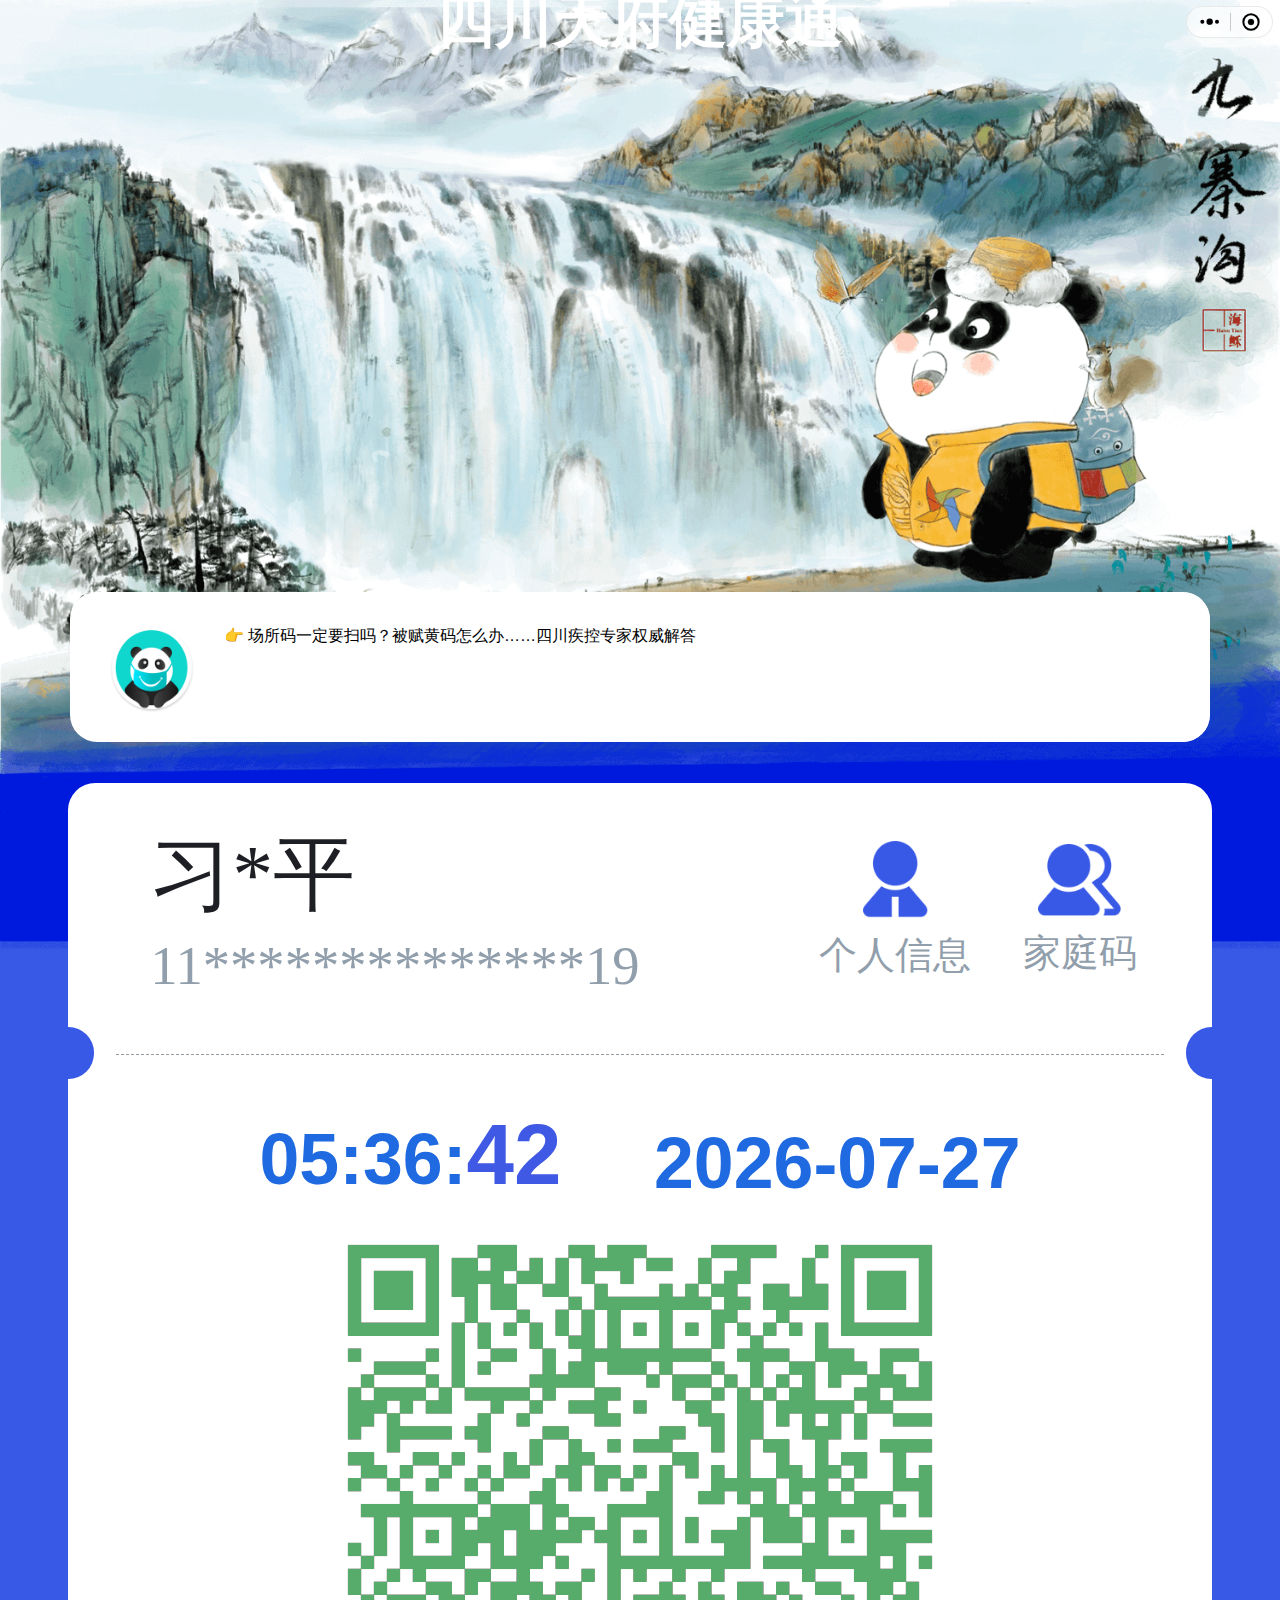
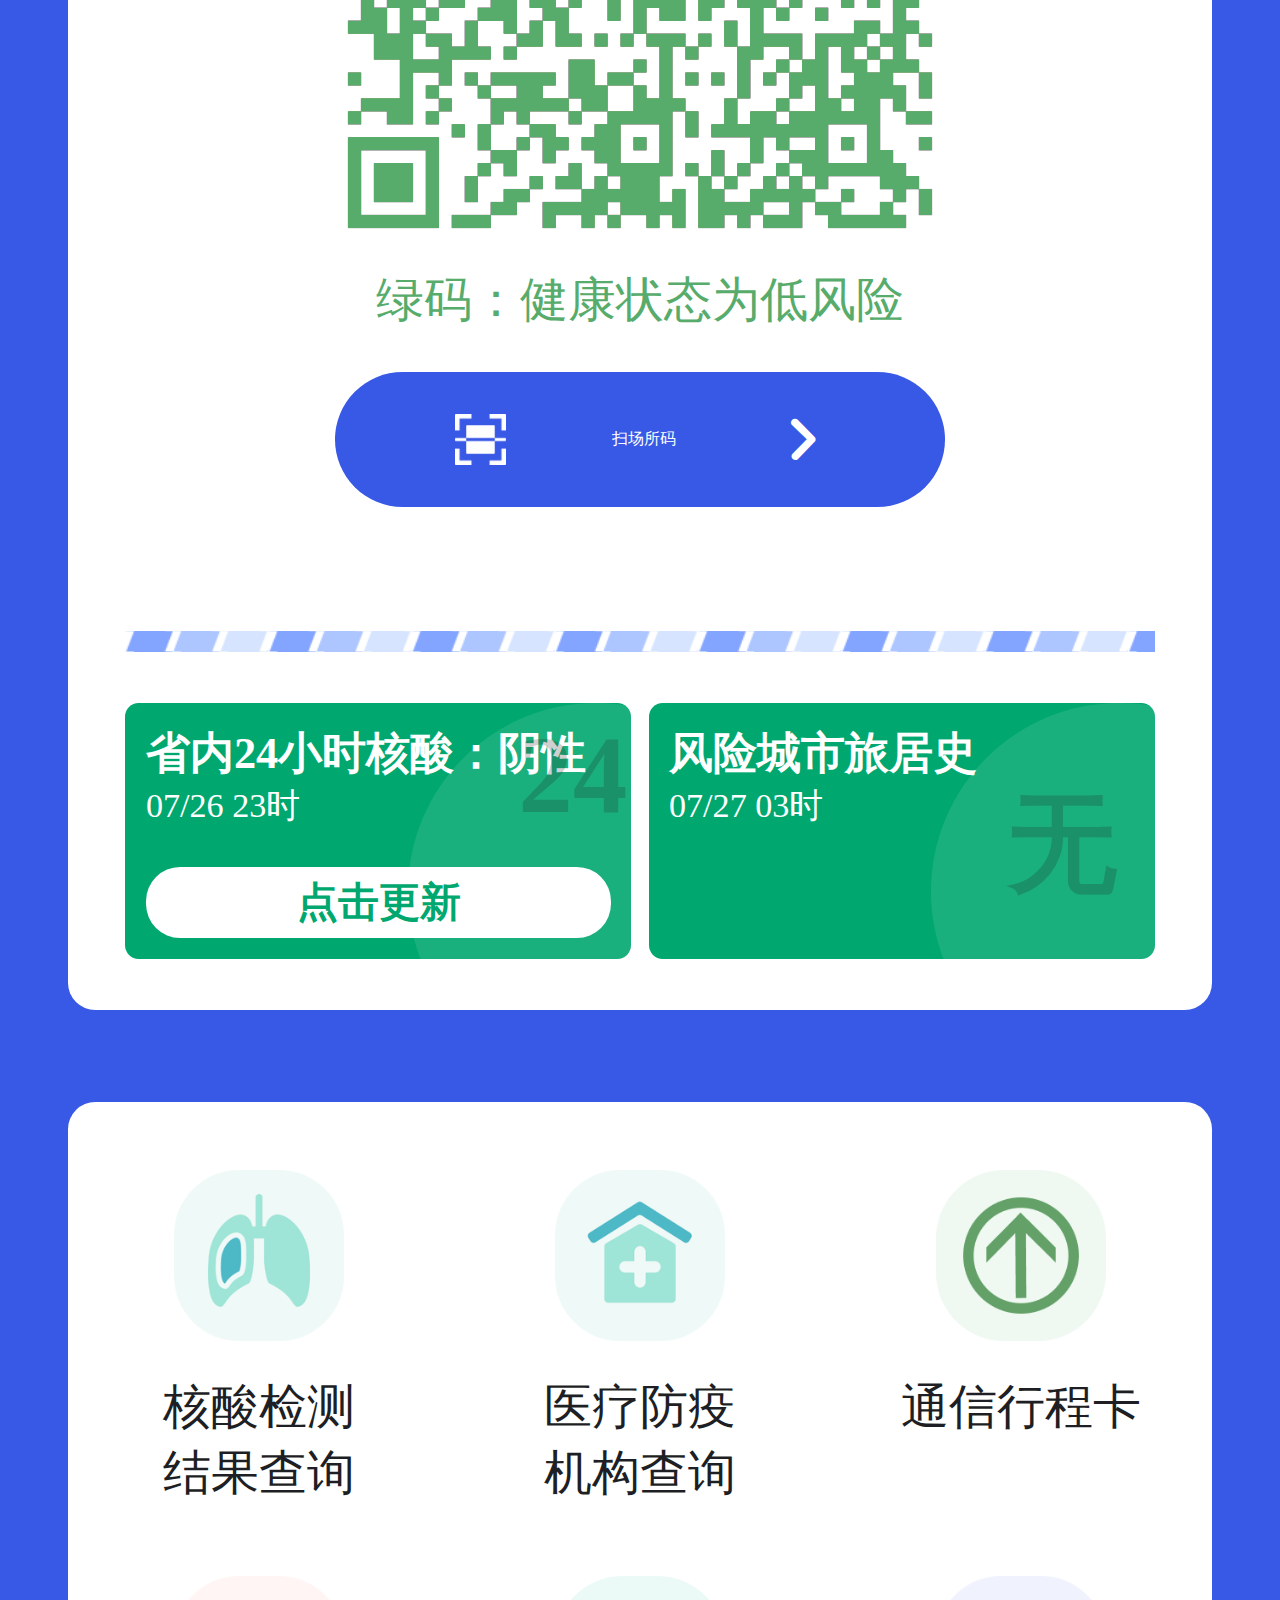
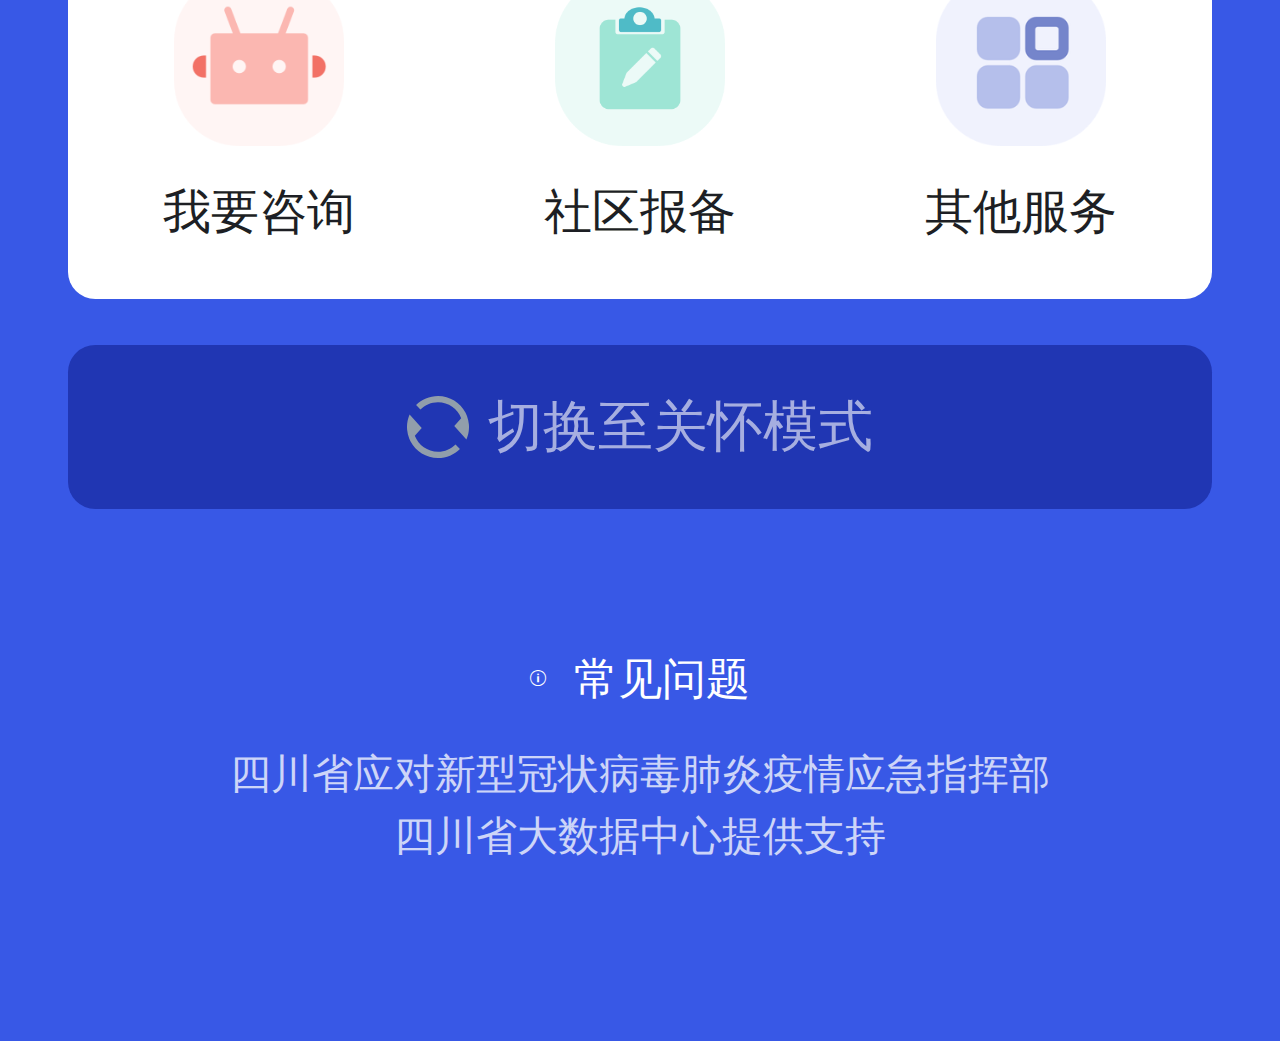
<file: code/src/main/resources/static/health/tfjkt/index.html>
<!doctypehtml><title>四川天府健康通</title><meta http-equiv="Content-Type"content="text/html;charset=UTF-8"><meta name="viewport"content="width=device-width,height=device-height,viewport-fit=cover,initial-scale=1,maximum-scale=1,user-scalable=0"><meta name="theme-color"content="#FFFFFF"><meta name="apple-mobile-web-app-status-bar-style"content="black-translucent"><link rel="manifest"href="manifest.json"><link rel="icon"type="image/png"href="./static/message-icon.png"><link rel="apple-touch-icon"href="./static/message-icon.png"><link rel="stylesheet"href="app.css"><link rel="stylesheet"href="../common/nav.css"><link rel="stylesheet"href="../common/g-icon.css"><script src="../common/base.js"></script><div class="nav"><span class="title">四川天府健康通</span><div></div></div><div class="capsule"onclick="navigateHome()"><svg class="capsule-menu-icon"viewBox="0 0 64 28"xmlns="http://www.w3.org/2000/svg"><circle cx="32"cy="14"r="9.5"/><circle cx="54"cy="14"r="6"/><circle cx="10"cy="14"r="6"/></svg><div class="splitter"></div><svg class="capsule-exit-icon"viewBox="0 0 60 60"xmlns="http://www.w3.org/2000/svg"><circle cx="30"cy="30"r="9"/><circle cx="30"cy="30"r="23"stroke-width="6"fill="transparent"/></svg></div><view class="type-gsd-h5-react:Container"id="id69"style="padding-bottom:41.6vw;position:relative;min-height:100vh"><view class="type-gsd-h5-react:Container"id="id61"style="width:100%;height:74.133vw;margin-top:0;margin-left:0;position:static;left:0;top:0;background-size:100% auto;background-repeat:no-repeat"></view><view class="type-gsd-h5-react:Container"id="id68"style="margin-top:-27.867vw"><view class="type-gsd-h5-react:Container"id="id3"style="width:89.067vw;height:11.733vw;margin:0 auto 3.2vw;display:flex;justify-content:flex-start;align-items:center;flex-direction:row;color:#ff524b;text-align:left;border-radius:2.133vw;background:#fff;position:relative;overflow:hidden"><view class="type-gsd-h5-react:Container"id="id23"style="width:.933vw;height:11.733vw;position:absolute;left:0;top:0"></view><image alt="[图片]"class="type-gsd-h5-react:Image"id="id22"mode="aspectFit"src="./static/message-icon.png"style="width:7.2vw;height:7.467vw;margin-right:2vw;margin-left:2.8vw;display:inline-block"></image><view class="wa-comp-tf-jkt-Marquee"id="id1"style="height:6.4vw;color:#000"><view class="container"id="id4"style="display:flex;flex-direction:row;animation-duration:10s"><text class="text"id="id2"style="width:100%;white-space:nowrap">👉 场所码一定要扫吗？被赋黄码怎么办……四川疾控专家权威解答</text></view></view><view class="type-gsd-h5-react:Container"id="id201"style="width:8vw;height:11.733vw;display:inline-block;border-top-right-radius:2.133vw;border-bottom-right-radius:2.133vw;background:-webkit-linear-gradient(right,#fff 40%,rgba(255,255,255,.8) 65%,rgba(255,255,255,.3) 86%,rgba(255,255,255,0) 100%);position:absolute;right:0;top:0"></view></view><view class="type-gsd-h5-react:Container"id="id6"style="width:89.333vw;height:auto;margin:0 auto;display:flex;align-items:center;flex-direction:column;color:#ff524b;border-radius:2.133vw;background:#fff;overflow:hidden"><view class="type-gsd-h5-react:Container"id="id24"style="width:100%;height:20.933vw;padding-right:5.867vw;padding-left:6.4vw;display:flex;align-items:center;flex-direction:row;border-bottom-right-radius:4vw;border-bottom-left-radius:4vw;position:relative"><view class="type-gsd-h5-react:Container"id="id27"style="display:flex;justify-content:space-between;flex:1"><view class="type-gsd-h5-react:Container"id="id29"style="display:flex;flex-direction:column;flex:1"><view class="type-gsd-h5-react:Container"id="uuid_e70af543"style="display:flex;justify-content:flex-start;align-items:center;flex-direction:row"><text class="type-gsd-h5-react:Text"id="_name"selectable="false"style="color:#1d1f24;font-size:6.4vw;line-height:6.933vw;font-family:PingFangSC-Medium;letter-spacing:0"></text></view><text class="type-gsd-h5-react:Text"id="_idcard"selectable="false"style="margin-top:.667vw;color:#919eab;font-size:4.267vw;line-height:5.867vw;font-family:PingFangSC-Regular;letter-spacing:0"></text></view><view class="type-gsd-h5-react:Container"id="id30"style="display:flex;justify-content:flex-end;align-items:center"><view bindtap="onuuid_ad3ae034$tap"class="type-gsd-h5-react:Container"id="uuid_ad3ae034"style="display:flex;justify-content:center;align-items:center;flex-direction:column"><view class="type-gsd-h5-react:Container"id="uuid_ce465063"style="display:flex;align-items:flex-end"><image alt="[图片]"class="type-gsd-h5-react:Image"id="uuid_ff3b3219"mode="scaleToFill"src="./static/userInfo.png"style="width:5.067vw;height:6vw"></image></view><text class="type-gsd-h5-react:Text"id="uuid_88c0d208"selectable="false"style="color:#919eab;font-size:2.933vw;line-height:5.867vw;text-align:right;font-weight:400;letter-spacing:0;font-family:'PingFang SC';font-style:normal"text="个人信息">个人信息</text></view><view bindtap="onuuid_127ae402$tap"class="type-gsd-h5-react:Container"id="uuid_127ae402"style="margin-left:4vw;display:flex;justify-content:center;align-items:center;flex-direction:column"><view class="type-gsd-h5-react:Container"id="uuid_2f0a8b78"style="display:flex;align-items:flex-end"><image alt="[图片]"class="type-gsd-h5-react:Image"id="uuid_5136a597"mode="scaleToFill"src="./static/familyCode.png"style="width:6.533vw;height:5.6vw"></image></view><text class="type-gsd-h5-react:Text"id="id31"selectable="false"style="color:#919eab;font-size:2.933vw;line-height:5.867vw;text-align:right;font-weight:400;letter-spacing:0;font-family:'PingFang SC';font-style:normal"text="家庭码">家庭码</text></view></view></view><view class="type-gsd-h5-react:Container"id="id35"style="width:4vw;height:4vw;border-style:none;border-radius:50%;background:#3858e6;position:absolute;left:-2vw;top:19.067vw;color:#;border-top-left-radius:2vw;border-top-right-radius:2vw;border-bottom-left-radius:2vw"></view><view class="type-gsd-h5-react:Container"id="id36"style="width:4vw;height:4vw;border-radius:50%;background:#3858e6;position:absolute;right:-2vw;top:19.067vw;color:#2b4fde"></view></view><view class="type-gsd-h5-react:Container"id="id25"style="width:81.867vw;height:.267vw;border-bottom:.133vw dashed #939aa0"></view><view class="type-gsd-h5-react:Container"id="id38"style="width:100%;height:auto;padding-bottom:4.4vw"><view class="type-gsd-h5-react:Container"id="id39"style="width:100%;padding-top:4vw;display:inline-block;position:relative"><view class="wa-comp-tf-jkt-SiChuanCodeWrapper"id="id2"><view id="id32"><view id="id11"><view id="id4"style="margin-bottom:2.667vw;padding-right:14.933vw;padding-left:14.933vw;display:flex;justify-content:space-between;align-items:flex-end;flex-direction:row;color:#206ae1;font-size:5.6vw;font-weight:bolder"><view id="uuid_33995b78"><text id="_min"selectable="false"></text><text id="_sec"selectable="false"style="color:#3f59e5;font-size:6.667vw"></text></view><text id="_date"selectable="false"></text></view><view class="wa-comp-tf-jkt-ShowCode4Sichuan"id="id4"style="display:block"><view id="id20"style="text-align:center"><view id="id24"><view id="id29"style="position:relative;display:flex;align-items:center;justify-content:center"><view style="background:url([data-uri]),linear-gradient(#57ac6c,#57ac6c);background-blend-mode:lighten;background-size:115% 115%;background-position:center;background-repeat:no-repeat;width:46.667vw;height:46.667vw"></view></view><view bindtap="onid30$tap"id="id30"style="margin-top:2.667vw;padding-right:.667vw;padding-left:.667vw;display:flex;justify-content:center;align-items:center;line-height:4.8vw"><text class="code_explain"id="id31"selectable="false"style="font-size:3.733vw;line-height:4.8vw;color:#57ac6c">绿码：健康状态为低风险</text></view></view></view><view bindtap="onuuid_9fbaef96$tap"id="uuid_9fbaef96"style="display:flex;justify-content:center;align-items:center;flex-direction:row"wx:if="true"><view id="uuid_5ecc9016"style="width:auto;height:10.533vw;margin-top:3.2vw;padding:0 9.333vw;display:flex;justify-content:center;align-items:center;flex-direction:row;border-radius:10.667vw;background:#3858e6"onclick='window.location.href="./checkin.html"'><image alt="[图片]"id="uuid_24969d97"mode="scaleToFill"src="./static/scan.png"style="width:4vw;height:4vw"></image><text id="uuid_09a68e97"selectable="false"style="padding:0 8.267vw;display:inline-block;color:#fff">扫场所码</text><text id="uuid_a9d1d597"style="color:#fff;font-size:3.467vw"type="arrow-right"class="g-icon type-WeApps_STD_COMP:Icon"></text></view></view><view class="refresh_download"id="id28"style="padding-right:11.867vw;padding-left:11.867vw;display:flex;justify-content:center;align-items:center;margin-top:5.333vw"></view></view></view></view></view></view></view><view class="wa-comp-tf-jkt-XingChengKa type-gsd-h5-react:Container"id="uuid_3febf311"style="position:relative;width:100%"><view class="type-gsd-h5-react:Container"id="uuid_bd243074"><view class="type-gsd-h5-react:Container"id="uuid_fe40e190"style="width:90%;margin:0 auto;overflow:hidden;box-sizing:border-box"><view class="code_down_line type-gsd-h5-react:Container"id="uuid_5d129d93"style="width:400%;height:1.6vw;background:url(static/test.png);background-size:auto 100%"></view><view class="type-gsd-h5-react:Container"id="uuid_d398af93"style="margin:4vw 0;display:flex;flex-direction:row"><view class="type-gsd-h5-react:Container"id="uuid_4943af93"style="height:20vw;padding:1.6vw;border-radius:1.067vw;position:relative;flex:1;box-sizing:border-box;background-color:#00a870"><text class="type-gsd-h5-react:Text"id="uuid_9d310d93"style="color:#fff;font-size:3.467vw;font-weight:600;font-family:'PingFang SC';font-style:normal;white-space:nowrap;overflow:hidden;text-overflow:ellipsis">省内24小时核酸：阴性</text><text class="type-gsd-h5-react:Text"id="covid-test-datetime"style="display:block;font-size:2.667vw;font-weight:400;font-family:'PingFang SC';font-style:normal;color:#fff"></text><text class="type-gsd-h5-react:Text"id="uuid_28198393"style="color:#000;font-size:8.533vw;font-weight:600;opacity:.2;position:absolute;right:1.067vw;top:2.667vw;font-family:'PingFang SC';font-style:normal;top:10px;right:4px">24</text><view class="type-gsd-h5-react:Container"id="uuid_a7c25c93"style="width:29.467vw;height:29.467vw;opacity:.1;border-radius:50%;background:#fff;position:absolute;right:-12vw;top:0"></view><view bindtap="onuuid_b7160c93$tap"class="type-gsd-h5-react:Container"id="uuid_b7160c93"style="width:92%;height:5.6vw;display:flex;justify-content:center;align-items:center;border-radius:2.667vw;background:#fff;position:absolute;bottom:1.6vw"><text class="type-gsd-h5-react:Text"id="tap-to-update"style="font-size:3.2vw;font-weight:600;font-family:'PingFang SC';font-style:normal;color:#00a870;opacity:1">点击更新</text></view></view><view class="type-gsd-h5-react:Container"id="uuid_2c64ac93"style="height:20vw;margin-left:1.333vw;padding:1.6vw;border-radius:1.067vw;position:relative;flex:1;box-sizing:border-box;background-color:#00a870"><text class="type-gsd-h5-react:Text"id="uuid_60c3fd94"style="font-size:3.467vw;font-weight:600;font-family:'PingFang SC';font-style:normal;color:#fff"text="风险城市旅居史">风险城市旅居史</text><text class="type-gsd-h5-react:Text"id="trace-update-datetime"selectable="false"style="display:block;font-size:2.667vw;font-weight:400;font-family:'PingFang SC';font-style:normal;color:#fff"></text><text class="type-gsd-h5-react:Text"id="uuid_e0782f94"selectable="false"style="color:#000;font-size:8.533vw;font-weight:600;opacity:.2;position:absolute;right:2.933vw;top:5.333vw;font-family:'PingFang SC';font-style:normal">无</text><view class="type-gsd-h5-react:Container"id="uuid_5a175794"style="width:29.467vw;height:29.467vw;opacity:.1;border-radius:50%;background:#fff;position:absolute;right:-12vw;top:0"></view></view></view></view></view></view></view><view class="type-gsd-h5-react:Container"id="uuid_6b3fd361"style="margin-top:3.6vw;margin-right:5.333vw;margin-left:5.333vw;border-radius:2.133vw;background:#fff;overflow:hidden"></view><view class="type-gsd-h5-react:Container"id="functions"style="width:89.333vw;margin:3.6vw auto 0;padding:0 0 4.267vw;display:flex;justify-content:flex-start;align-items:flex-start;flex-flow:row wrap;color:#ff524b;border-radius:2.133vw;background:#fff"><view class="wrapper"><image src="./static/antibody_result_query@2x.png"class="icon"></image><text class="title">核酸检测</text><text class="subtitle">结果查询</text></view><view class="wrapper"><image src="./static/medical_institution_query@2x.png"class="icon"></image><text class="title">医疗防疫</text><text class="subtitle">机构查询</text></view><view class="wrapper"onclick="navigateToTripCard()"><image src="./static/txxck_server.png"class="icon"></image><text class="title">通信行程卡</text><text class="subtitle"></text></view><view class="wrapper"><image src="./static/consulting@2x.png"class="icon"></image><text class="title">我要咨询</text><text class="subtitle"></text></view><view class="wrapper"><image src="./static/sqbb2.png"class="icon"></image><text class="title">社区报备</text><text class="subtitle"></text></view><view class="wrapper"onclick="navigateHome()"><image src="./static/other_server.png"class="icon"></image><text class="title">其他服务</text><text class="subtitle"></text></view></view><view bindtap="onid299$tap"class="type-gsd-h5-react:Container"id="id299"style="width:89.333vw;height:12.8vw;margin:3.6vw auto 0;display:flex;justify-content:center;align-items:center;flex-flow:row wrap;color:#ff524b;border-radius:2.133vw;background:#2036b3"><image alt="[图片]"class="type-gsd-h5-react:Image"id="id306"mode="scaleToFill"src="./static/code-refresh.svg"style="width:4.8vw;height:4.8vw"></image><text class="type-gsd-h5-react:Text"id="id300"selectable="false"style="margin-left:1.467vw;color:#fff;font-size:4.267vw;opacity:.6;font-family:PingFangSC-Medium;letter-spacing:0"text="切换至关怀模式">切换至关怀模式</text></view><view class="type-gsd-h5-react:Container"id="id67"style="margin-top:6.8vw;padding-bottom:.133vw;position:absolute;left:0;right:0;bottom:0"><view bindtap="onid75$tap"class="type-gsd-h5-react:Container"id="id75"style="display:flex;justify-content:center;align-items:center;flex-direction:row;position:relative;top:6.8vw"><d class="g-icon type-WeApps_STD_COMP:Icon"id="id77"style="margin-right:2.133vw;display:inline-block;color:#fff"type="info-o"></d><text class="type-gsd-h5-react:Text"id="id76"selectable="false"style="color:#fff;font-size:3.467vw;text-align:center;font-family:PingFangSC-Medium;letter-spacing:0"text="常见问题">常见问题</text></view><view class="wa-comp-tf-jkt-SichuanFooter type-gsd-h5-react:Container"id="id1"style="height:9.6vw;margin:9.6vw 2.667vw 13.467vw;color:#fff;font-size:3.2vw;line-height:4.8vw;font-family:PingFangSC-Regular;letter-spacing:0"><text class="type-gsd-h5-react:Text"id="id2"style="display:block;text-align:center;opacity:.75">四川省应对新型冠状病毒肺炎疫情应急指挥部</text><text class="type-gsd-h5-react:Text"id="id3"style="display:block;text-align:center;opacity:.75">四川省大数据中心提供支持</text></view></view></view></view><script>document.getElementById("id61").style.backgroundImage=`url(./static/bg${Math.floor(12*Math.random())+1}.png)`,setStaticTime("#covid-test-datetime",5,13,6,5,e=>e.replace("-","/")+"时"),setStaticTime("#trace-update-datetime",5,13,2,1,e=>e.replace("-","/")+"时"),setDynamicTime("#_date",0,10),setDynamicTime("#_min",11,17),setDynamicTime("#_sec",17,19),addStorageField("_name","#_name","名字","习近平",e=>2==e.length?"*"+e[1]:e[0]+"*".repeat(e.length-2)+e.slice(-1)),addStorageField("_idcard","#_idcard","身份证号","110101195306153019",presetFilters.idcard()),initServiceWorker("tfjkt");const nav_scroll=()=>{window.addEventListener("scroll",()=>{var e=Math.max(0,Math.min(window.pageYOffset/document.documentElement.clientHeight/.18,1)),t=(document.querySelector(".nav").style.backgroundColor=`rgba(255, 255, 255, ${e})`,255-Math.ceil(255*e));document.querySelector(".nav").style.color=`rgb(${t}, ${t}, ${t})`,document.querySelector(".nav > img")&&(document.querySelector(".nav > img").style.filter=`brightness(${(1-e).toFixed(1)})`)})},update_button=("complete"===document.readyState||"interactive"===document.readyState?setTimeout(nav_scroll,1):document.addEventListener("DOMContentLoaded",nav_scroll),document.getElementById("tap-to-update"));let countdown=60;window.setInterval(()=>{1<countdown?(countdown--,update_button.style.opacity=.5,update_button.innerText=`点击更新（${countdown}）`):(countdown=0,update_button.style.opacity=1,update_button.innerText="点击更新")},1e3),update_button.addEventListener("click",()=>{0==countdown&&(countdown=60)})</script>
</file>
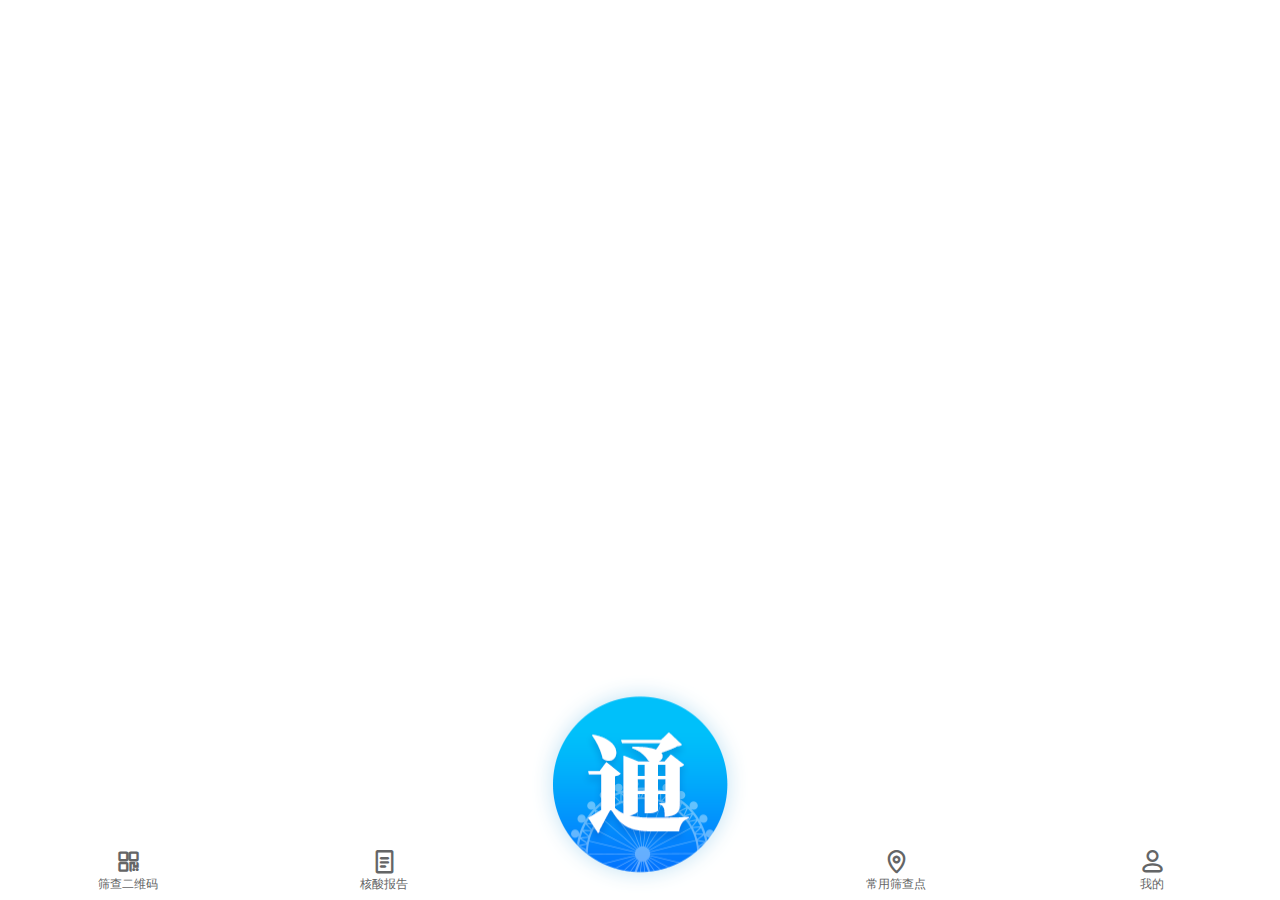
<file: code/src/main/resources/static/health/tianjin-hc/index.html>
<!doctypehtml><html lang="en"><title>天津数字防疫</title><meta http-equiv="Content-Type"content="text/html;charset=UTF-8"><meta name="viewport"content="width=device-width,height=device-height,viewport-fit=cover,initial-scale=1,maximum-scale=1,user-scalable=0"><meta name="theme-color"content="#004FFF"><meta name="apple-mobile-web-app-status-bar-style"content="black-translucent"><link rel="manifest"href="manifest.json"><link rel="icon"type="image/png"href="./static/img/logo.png"><link rel="apple-touch-icon"href="./static/img/logo.png"><script src="../common/base.js"></script><style>*{box-sizing:border-box}.scanner-container,body,html{width:100%;height:100%;overflow:hidden}.scanner-container{display:flex;visibility:hidden}.relative{position:relative;z-index:1}.square{width:100%;position:relative;overflow:hidden;transition:.3s}.square:after{content:'';top:0;display:block;padding-bottom:100%}.square>div{position:absolute;top:0;left:0;bottom:0;right:0}.surround-cover{box-shadow:0 0 0 99999px rgba(0,0,0,.8)}.barcode-scanner--area--container{width:80%;max-width:min(500px,80vh);margin:auto}.barcode-scanner--area--outer{display:flex;border-radius:1em}.barcode-scanner--area--inner{width:100%;margin:1rem;border:2px solid #fff;box-shadow:0 0 2px 1px rgb(0 0 0 / .5),inset 0 0 2px 1px rgb(0 0 0 / .5);border-radius:1rem}@keyframes shake{0%{transform:translate(0,0) rotate(0) scale(1)}20%{transform:translate(5px,5px) rotate(-1deg) scale(1.05)}40%{transform:translate(5px,5px) rotate(-2deg) scale(1.07)}60%{transform:translate(2px,2px) rotate(0) scale(1.04)}80%{transform:translate(-1px,-1px) rotate(-2deg) scale(1.05)}100%{transform:translate(0,0) rotate(0) scale(1)}}</style><link href="static/css/app.75f3ec59.css"rel="stylesheet"><body><noscript><strong>We're sorry but Webpack App doesn't work properly without JavaScript enabled. Please enable it to continue.</strong></noscript><div id="app"></div><div class="scanner-container"><div class="barcode-scanner--area--container"><div class="relative"><p></div><div class="square surround-cover"><div class="barcode-scanner--area--outer surround-cover"><div class="barcode-scanner--area--inner"></div></div></div></div></div><script src="static/js/runtime~app.2ae274cd.js"></script><script src="static/js/app.1faafef1.js"></script><script>initServiceWorker("tianjin-hc")</script>
</file>
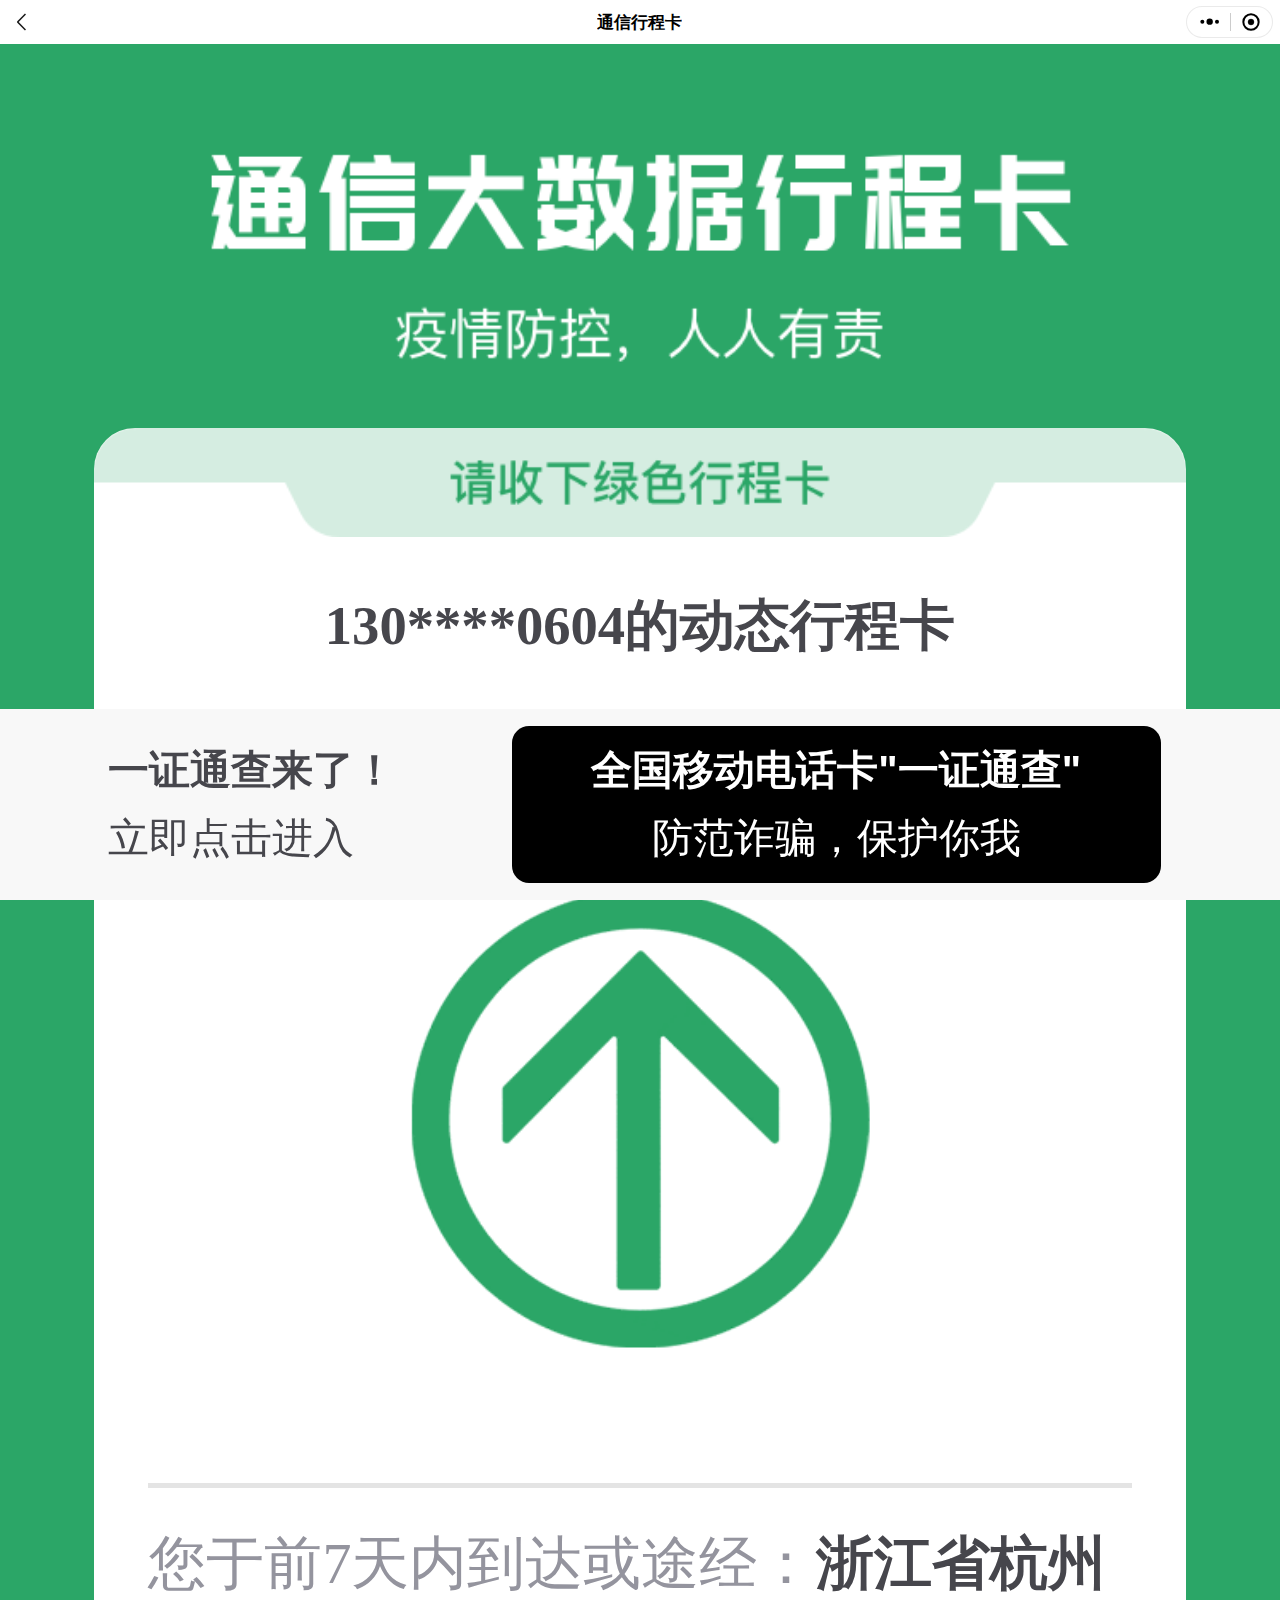
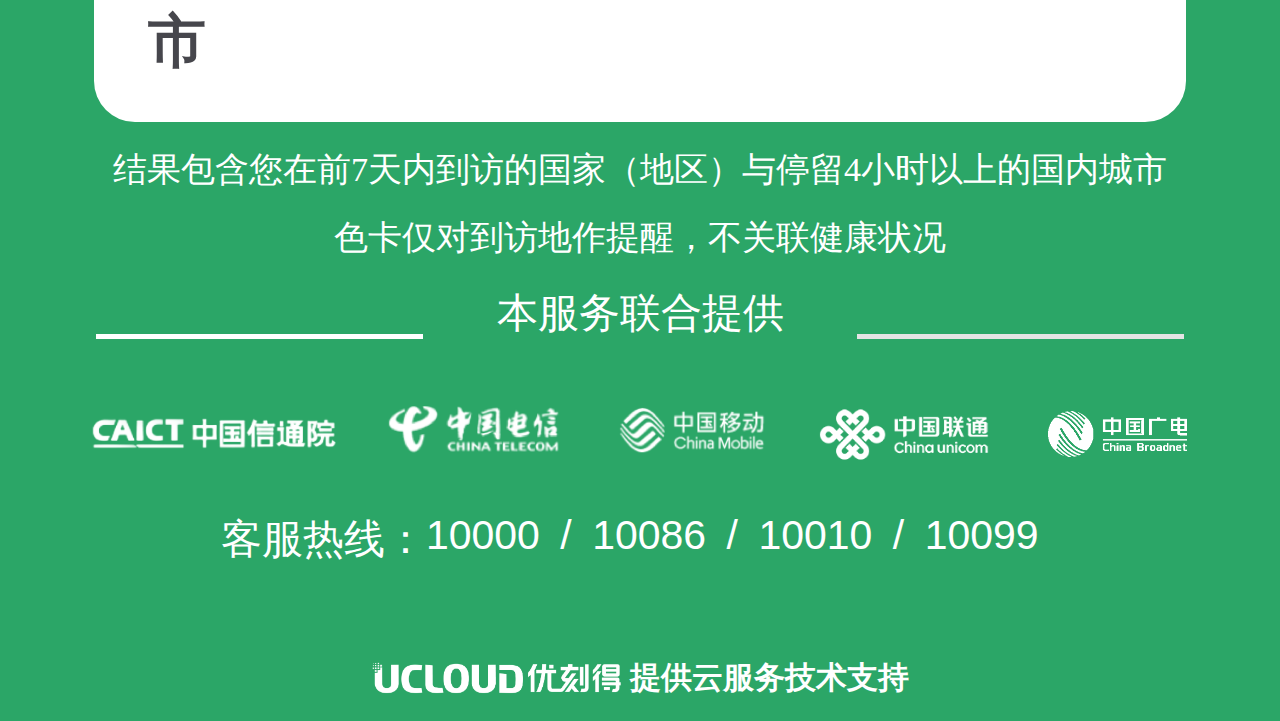
<file: code/src/main/resources/static/health/trip-card/index.html>
<!doctypehtml><title>通信大数据行程卡</title>
<meta http-equiv="Content-Type" content="text/html;charset=UTF-8">
<meta name="viewport"
      content="width=device-width,height=device-height,viewport-fit=cover,initial-scale=1,maximum-scale=1,user-scalable=0">
<meta name="theme-color" content="#FFFFFF">
<meta name="apple-mobile-web-app-status-bar-style" content="black-translucent">
<link rel="manifest" href="manifest.json">
<link rel="icon" type="image/png" href="./static/img_arrow@2x.png">
<link rel="apple-touch-icon" sizes="360x360" href="./static/img_arrow@2x.png">
<link rel="stylesheet" href="app.css">
<link rel="stylesheet" href="../common/nav.css">
<script src="../common/base.js"></script>
<view class="weui-navigation-bar">
    <view class="weui-navigation-bar__placeholder"></view>
    <view class="weui-navigation-bar__inner" style="color:#000;background:#fff">
        <view class="weui-navigation-bar__left">
            <view class="weui-navigation-bar__buttons" onclick="history.back()">
                <view class="weui-navigation-bar__button weui-navigation-bar__btn_goback"></view>
            </view>
        </view>
        <view class="weui-navigation-bar__center">
            <text>通信行程卡</text>
        </view>
        <view class="weui-navigation-bar__right"></view>
    </view>
</view>
<div class="capsule" onclick="navigateHome()">
    <svg class="capsule-menu-icon" viewBox="0 0 64 28" xmlns="http://www.w3.org/2000/svg">
        <circle cx="32" cy="14" r="9.5"/>
        <circle cx="54" cy="14" r="6"/>
        <circle cx="10" cy="14" r="6"/>
    </svg>
    <div class="splitter"></div>
    <svg class="capsule-exit-icon" viewBox="0 0 60 60" xmlns="http://www.w3.org/2000/svg">
        <circle cx="30" cy="30" r="9"/>
        <circle cx="30" cy="30" r="23" stroke-width="6" fill="transparent"/>
    </svg>
</div>
<view class="container">
    <image class="home" mode="widthFix" src="./static/g2.png"></image>
    <view class="main">
        <view class="tel1">
            <image class="tel1_phone" src="./static/withtext@2x.png"></image>
        </view>
        <view class="text1">
            <text class="text_text1"><span id="phone"></span>的动态行程卡</text>
        </view>
        <view class="text2">
            <text class="text_text2">更新于：<span id="datetime"></span></text>
        </view>
        <view class="tel2">
            <image class="tel2_phone" src="./static/gif_green.gif"></image>
        </view>
        <view class="tel3"></view>
        <view class="tel4_end">
            <view><span class="tel4_phone_text">您于前7天内到达或途经：</span><span class="tel4_phone1_text"></span></view>
        </view>
    </view>
    <view class="text2_text">
        <text class="text2_text1">结果包含您在前7天内到访的国家（地区）与停留4小时以上的国内城市</text>
    </view>
    <view class="text2_text">
        <text class="text2_text1">色卡仅对到访地作提醒，不关联健康状况</text>
    </view>
    <view class="section">
        <view class="section1"></view>
        <view class="section2">
            <text class="text" style="white-space:nowrap">本服务联合提供</text>
        </view>
        <view class="section3"></view>
    </view>
    <view class="imag_section">
        <image class="caict" mode="widthFix" src="./static/xty0.png"></image>
        <image class="imag_section1" mode="widthFix" src="./static/dianxin0.png"></image>
        <image class="imag_section2" mode="widthFix" src="./static/yidong0.png"></image>
        <image class="imag_section3" mode="widthFix" src="./static/liant0.png"></image>
        <image class="imag_section4" mode="widthFix" src="./static/guangdian0.png"></image>
    </view>
    <view class="service_tel">
        <text class="service_text" decode="true">客服热线：</text>
        <text bindtap="callNum" class="service_text" data-num="10000" decode="true">10000&ensp;</text>
        <text class="service_text" decode="true">/</text>
        <text bindtap="callNum" class="service_text" data-num="10086" decode="true">&ensp;10086&ensp;</text>
        <text class="service_text" decode="true">/</text>
        <text bindtap="callNum" class="service_text" data-num="10010" decode="true">&ensp;10010&ensp;</text>
        <text class="service_text" decode="true">/</text>
        <text bindtap="callNum" class="service_text" data-num="10099" decode="true">&ensp;10099&ensp;</text>
    </view>
    <view>
        <div class="imag_section6">
            <image class="imag_ucload" mode="heightFix" src="./static/ucload.png"></image>
            <text class="text-unit" style="white-space:nowrap">提供云服务技术支持</text>
        </div>
    </view>
    <view class="bottom_nothing"></view>
    <view bindtap="yztcClick" class="app_bottom">
        <text class="text1_bottom">一证通查来了！</text>
        <text class="text2_bottom">立即点击进入</text>
        <view class="app_bottom_button">
            <text class="text1_bottom_button">全国移动电话卡"一证通查"</text>
            <text class="text2_bottom_button">防范诈骗，保护你我</text>
        </view>
    </view>
</view>
<script>addStorageField("_phone", "#phone", "手机号码", "13019890604", presetFilters.phone()), addStorageField("_trip_card_places", ".tel4_phone1_text", "途经地点（以逗号分隔）", "浙江省杭州市", e => e.replace(/，/g, ",")), document.getElementById("datetime").innerText = new Date((new Date).getTime() + 288e5).toISOString().replace("T", " ").replace(/-/g, ".").slice(0, 19)</script>
</file>
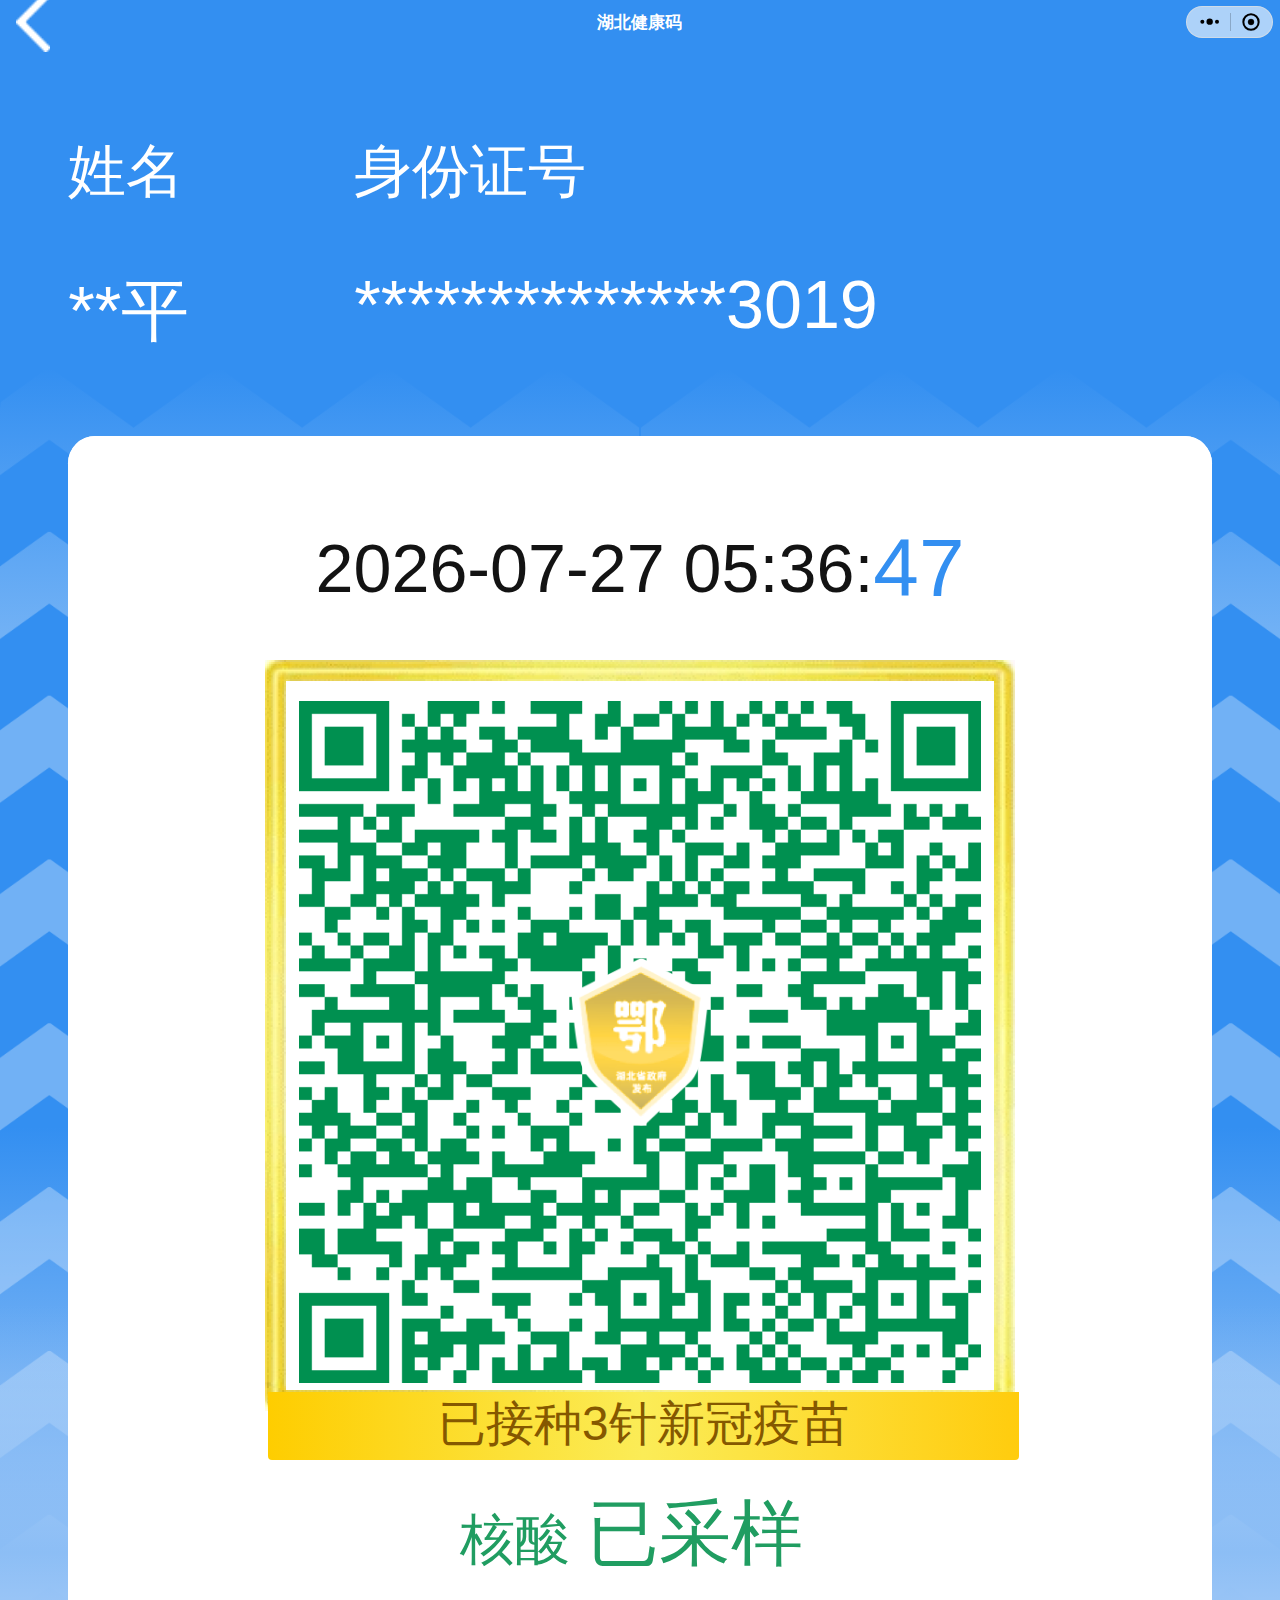
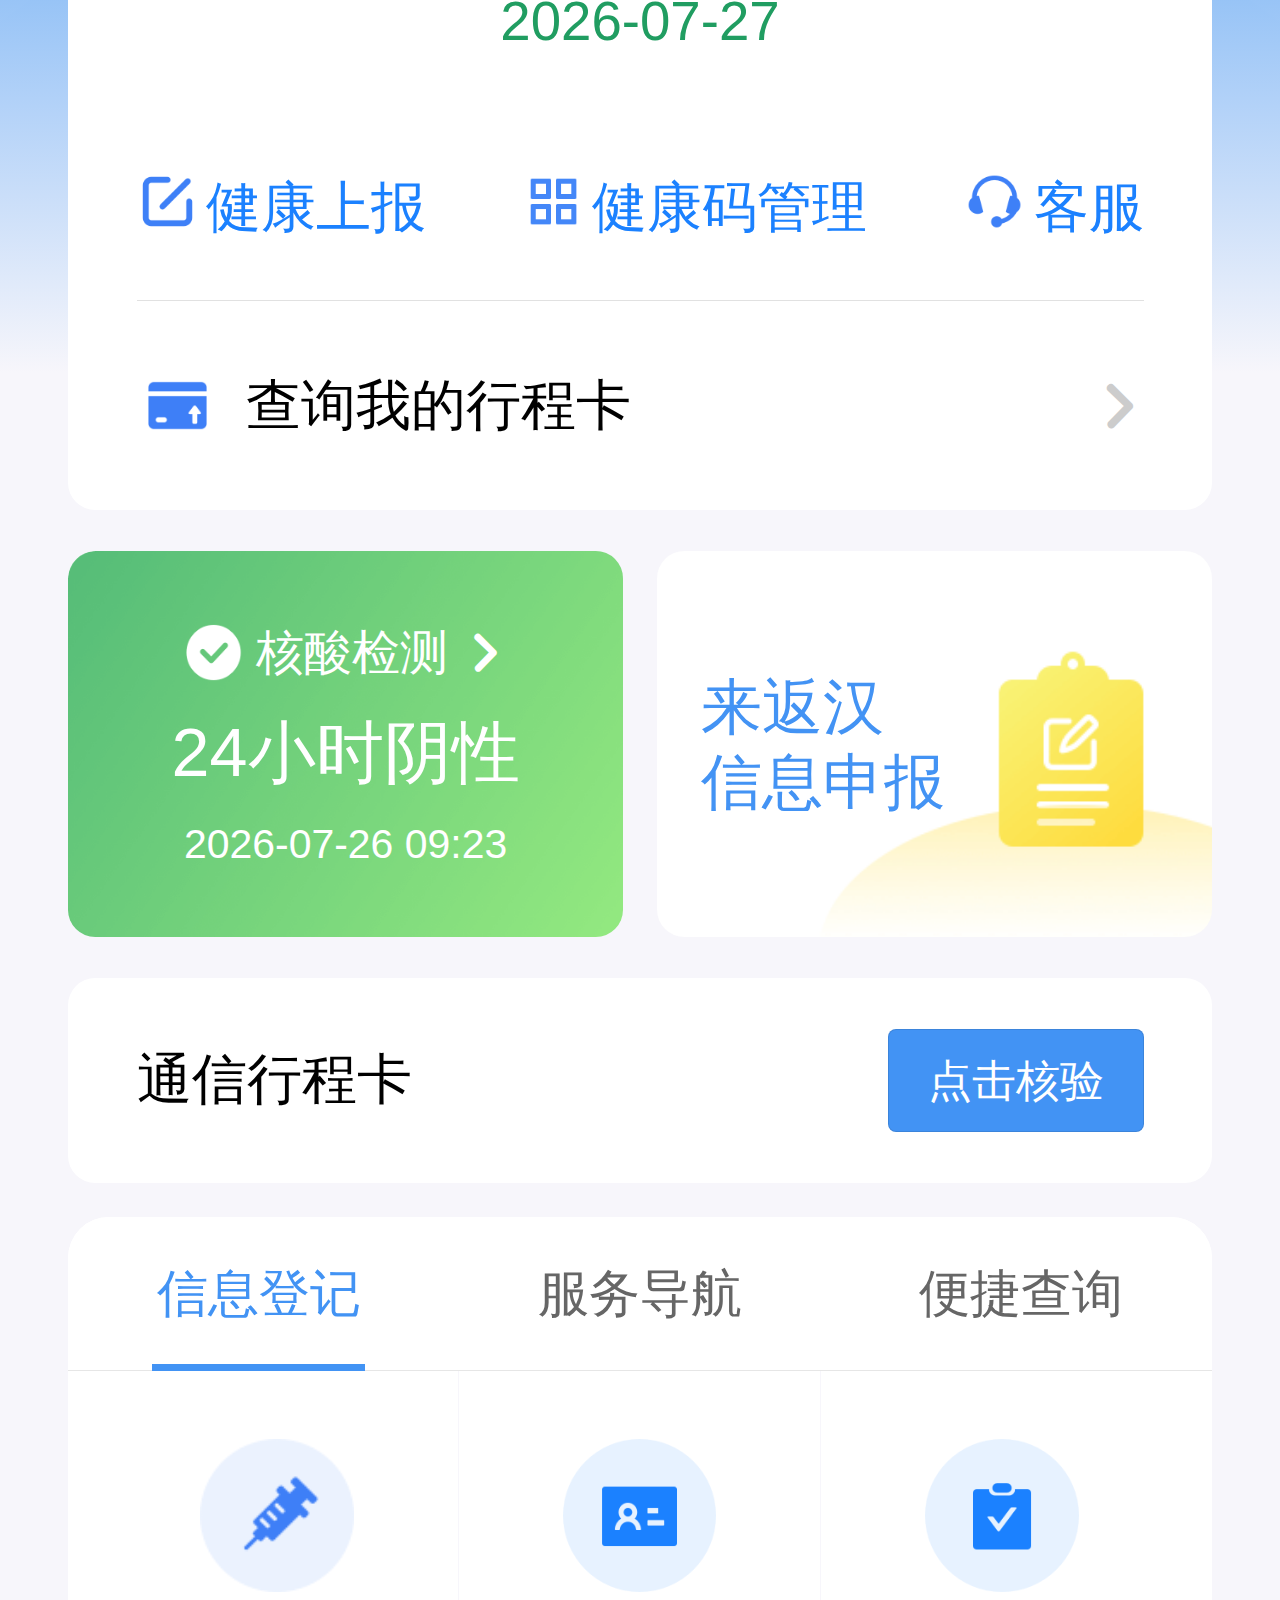
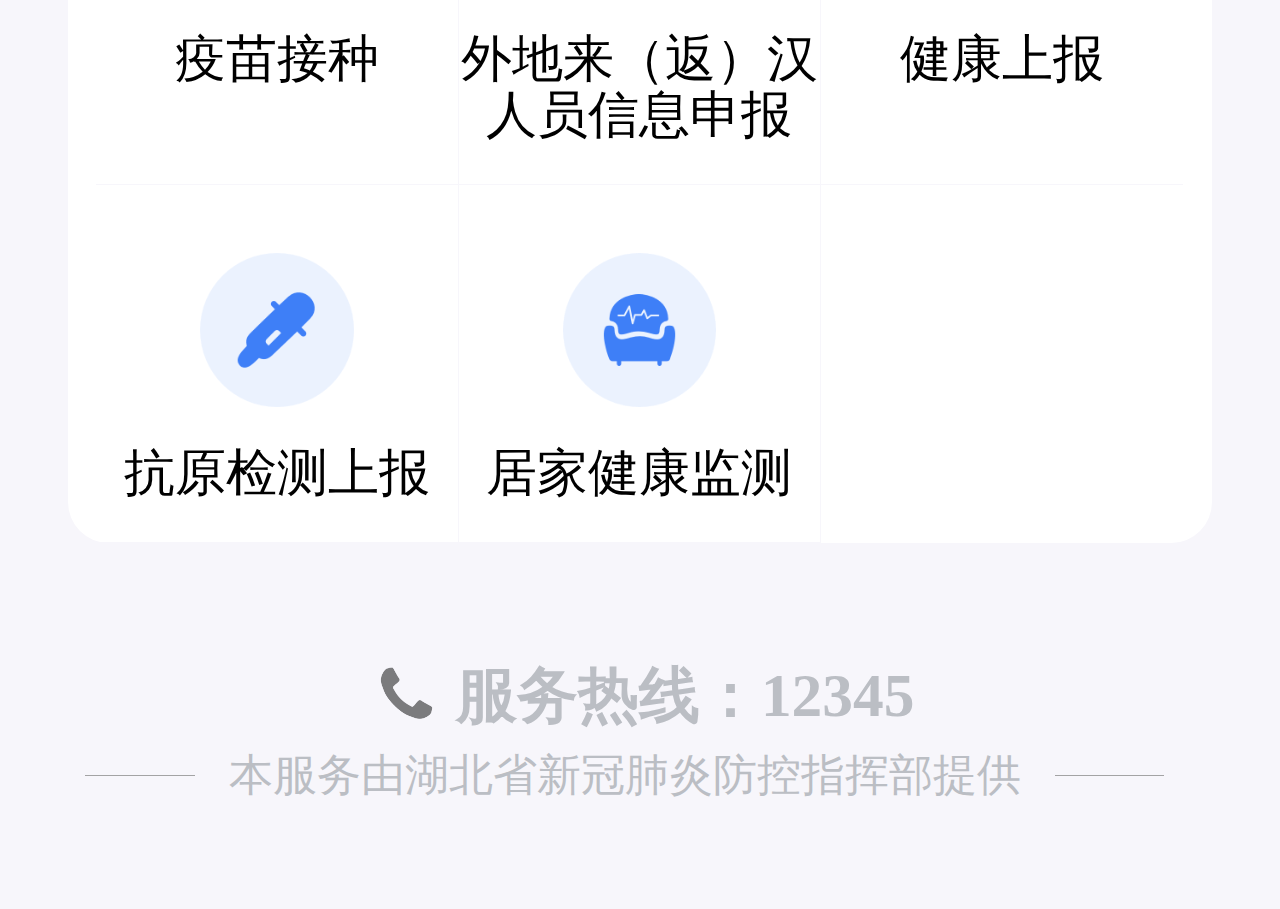
<file: code/src/main/resources/static/health/wuhan-hc/index.html>
<!doctypehtml><title>湖北健康码</title><meta http-equiv="Content-Type"content="text/html;charset=UTF-8"><meta name="viewport"content="width=device-width,height=device-height,viewport-fit=cover,initial-scale=1,maximum-scale=1,user-scalable=0"><meta name="theme-color"content="#338FF1"><meta name="apple-mobile-web-app-status-bar-style"content="black-translucent"><link rel="manifest"href="manifest.json"><link rel="icon"type="image/png"href="./static/QRlogo.png"><link rel="apple-touch-icon"sizes="676x676"href="./static/QRlogo.png"><link rel="stylesheet"href="app.css"><link rel="stylesheet"href="../common/g-icon.css"><link rel="stylesheet"href="../common/nav.css"><script src="../common/base.js"></script><view><view class="weui-navigation-bar"><view class="weui-navigation-bar__placeholder"></view><view class="weui-navigation-bar__inner"style="color:#fff;background:#338ff1"><view class="weui-navigation-bar__left"><view bind:tap="backto"slot="left"style="width:5.333vw;height:9.333vw;display:flex;align-items:center"onclick="history.back()"><image src="./static/arrow-left.png"style="width:2.667vw;height:4.667vw"></image></view></view><view class="weui-navigation-bar__center"><text>湖北健康码</text></view><view class="weui-navigation-bar__right"></view></view></view><div class="capsule"onclick="navigateHome()"><svg class="capsule-menu-icon"viewBox="0 0 64 28"xmlns="http://www.w3.org/2000/svg"><circle cx="32"cy="14"r="9.5"/><circle cx="54"cy="14"r="6"/><circle cx="10"cy="14"r="6"/></svg><div class="splitter"></div><svg class="capsule-exit-icon"viewBox="0 0 60 60"xmlns="http://www.w3.org/2000/svg"><circle cx="30"cy="30"r="9"/><circle cx="30"cy="30"r="23"stroke-width="6"fill="transparent"/></svg></div><view class="rep-wrap"><view class="code-info"><view class="code-img-bg"></view><view class="code-img"><swiper><swiper-item><view class="swiper-content"><view class="user_info"><view class="flex row_label"><view class="col-lt">姓名</view><view class="flexItem col-rt">身份证号</view></view><view class="flex row_content"><view class="col-lt"><text id="name"></text></view><view class="flexItem col-rt"id="idcard"></view></view></view><view class="content_box"><view class="top-wrap wrap03"></view><view class="bolang wrap03"></view><view class="bottom-wrap wrap03"></view><view class="origin-wrap wrap03"></view><view style="background-color:#fff;border-radius:2.133vw 2.133vw 0 0"><view class="update-tips-content"><view id="datetime"></view><view style="font-size:6.4vw;color:#338ff1"id="second"></view></view><view class="showTips"style="background-color:#fff;padding-top:4vw;position:relative"><view class="img-fix"><image class="xcc"src="./static/xczc0302.png"style="display:none"></image><image class="img-fix-bg"src="./static/health-border2.png"></image><img style="width:53.333vw;height:53.333vw"src="[data-uri]"> <img style="width:10.933vw;height:13.333vw;position:absolute"src="./static/health-logo2.png"></view><view class="ym-style">已接种3针新冠疫苗</view></view></view><view class="tips-box"><view class="is-test"onclick="toggleSampled()"><view class="font-style"><view>核酸</view><view class="style01">已采样</view></view><view style="margin-top:.667vw"id="sample-date"></view></view><view class="code-manage"onclick="toggleSampled()"><view arialabel="健康上报"ariarole="button"bind:tap="reReportTo"class="code-manage-item"><image src="./static/edit.png"></image><view>健康上报</view></view><view arialabel="健康码管理"ariarole="button"bind:tap="handleNavigateTo"class="code-manage-item"><image src="./static/health-code-management.png"></image><view>健康码管理</view></view><view arialabel="客服"ariarole="button"bind:tap="onTapFeedback"class="code-manage-item"><image src="./static/customerService.png"></image><view>客服</view></view></view><view arialabel="查询我的行程卡"ariarole="button"class="xc-mini"><view bind:tap="toXC"class="xc-mini-wrap"onclick="navigateToTripCard()"><image src="./static/jkmxck.png"></image><view>查询我的行程卡</view><g-icon style="margin-left:auto;color:#ccc;font-size:3.733vw"type="arrow-right"></g-icon></view></view><view class="va-nu"><view bind:tap="jumpHistory"class="nu item"data-index="{{index}}"data-type="nucleicAcid"style="background-image:url(static/jkm48.png);background-size:43.733vw 30.667vw;background-repeat:no-repeat"><view class="item-title"><image arialabel="刷新"src="./static/jkmright02.png"></image><view style="color:#fff;font-weight:300">核酸检测</view><g-icon style="color:#fff;font-size:3.2vw"type="arrow-right"></g-icon></view><view class="result"style="color:#fff">24小时阴性</view><view class="other-info"><view class="time active"id="sample-time"data-traceback-hours="18"data-traceback-range="6"></view></view></view><view bind:tap="jumpFh"class="va item"style="background-image:url(static/jkmlfhxxsb.png);background-size:43.733vw 30.667vw;background-repeat:no-repeat"><view class="fh-font"><view>来返汉</view><view>信息申报</view></view></view></view><view class="xchy"><view class="no-hy"><view>通信行程卡</view><view arialabel="点击核验"ariarole="button"bindtap="sendCode"class="button"onclick="toggleStamp()">点击核验</view></view></view></view></view></view></swiper-item></swiper></view><view class="services"><view class="tabs"><view class="tabs__header tabs__header-border tab-header-class"id="tab-header"style="position:relative;border-radius:3.2vw"><view class="tabs__item__wrap"><view class="tabs__item tabs__item--active"><view class="tabs__item-inline">信息登记</view></view></view><view class="tabs__item__wrap"><view class="tabs__item"><view class="tabs__item-inline">服务导航</view></view></view><view class="tabs__item__wrap"><view class="tabs__item"><view class="tabs__item-inline">便捷查询</view></view></view><view class="tabs__slider"></view></view><view class="tabs__content"><view style="width:89.333vw;top:0"class="tab-pane"><view class="sList"><view class="sList-item"><view class="sList-img"><image src="./static/jkmymjz.png"></image></view><view class="sList-txt">疫苗接种</view></view><view class="sList-item"><view class="sList-img"><image src="./static/declare.png"></image></view><view class="sList-txt">外地来（返）汉人员信息申报</view></view><view class="sList-item"><view class="sList-img"><image src="./static/healthReport.png"></image></view><view class="sList-txt">健康上报</view></view><view class="sList-item"><view class="sList-img"><image src="./static/kyzc.png"></image></view><view class="sList-txt">抗原检测上报</view></view><view class="sList-item"><view class="sList-img"><image src="./static/lmyjjjkzc.png"></image></view><view class="sList-txt">居家健康监测</view></view></view></view></view></view></view></view></view><view class="g-footer component-class"><view class="g-footer__content"><view class="g-footer__content__text"><view class="phone"><image class="phone_icon"src="./static/phone.png"></image>服务热线：12345</view><view class="supportor_text"><text class="supportor_text_lt"></text><text>本服务由湖北省新冠肺炎防控指挥部提供</text><text class="supportor_text_rt"></text></view></view></view></view></view><script>addStorageField("_name","#name","名字","习近平",presetFilters.lastcharonly),addStorageField("_idcard","#idcard","身份证号","110101195306153019",presetFilters.idcard(0,4)),setDynamicTime("#datetime",0,17),setDynamicTime("#second",17,19),setStaticTime("#sample-time",0,16),setStaticTime("#sample-date",0,10,1);let showing_stamp=!1;function toggleStamp(){showing_stamp=!showing_stamp,document.querySelector(".xcc").style.display=showing_stamp?"block":"none"}let showing_sampled=!0;function toggleSampled(){(showing_sampled=!showing_sampled)?document.querySelector(".code-manage").classList.remove("active"):document.querySelector(".code-manage").classList.add("active"),document.querySelector(".is-test").style.display=showing_sampled?"flex":"none"}initServiceWorker("wuhan-hc")</script>
</file>
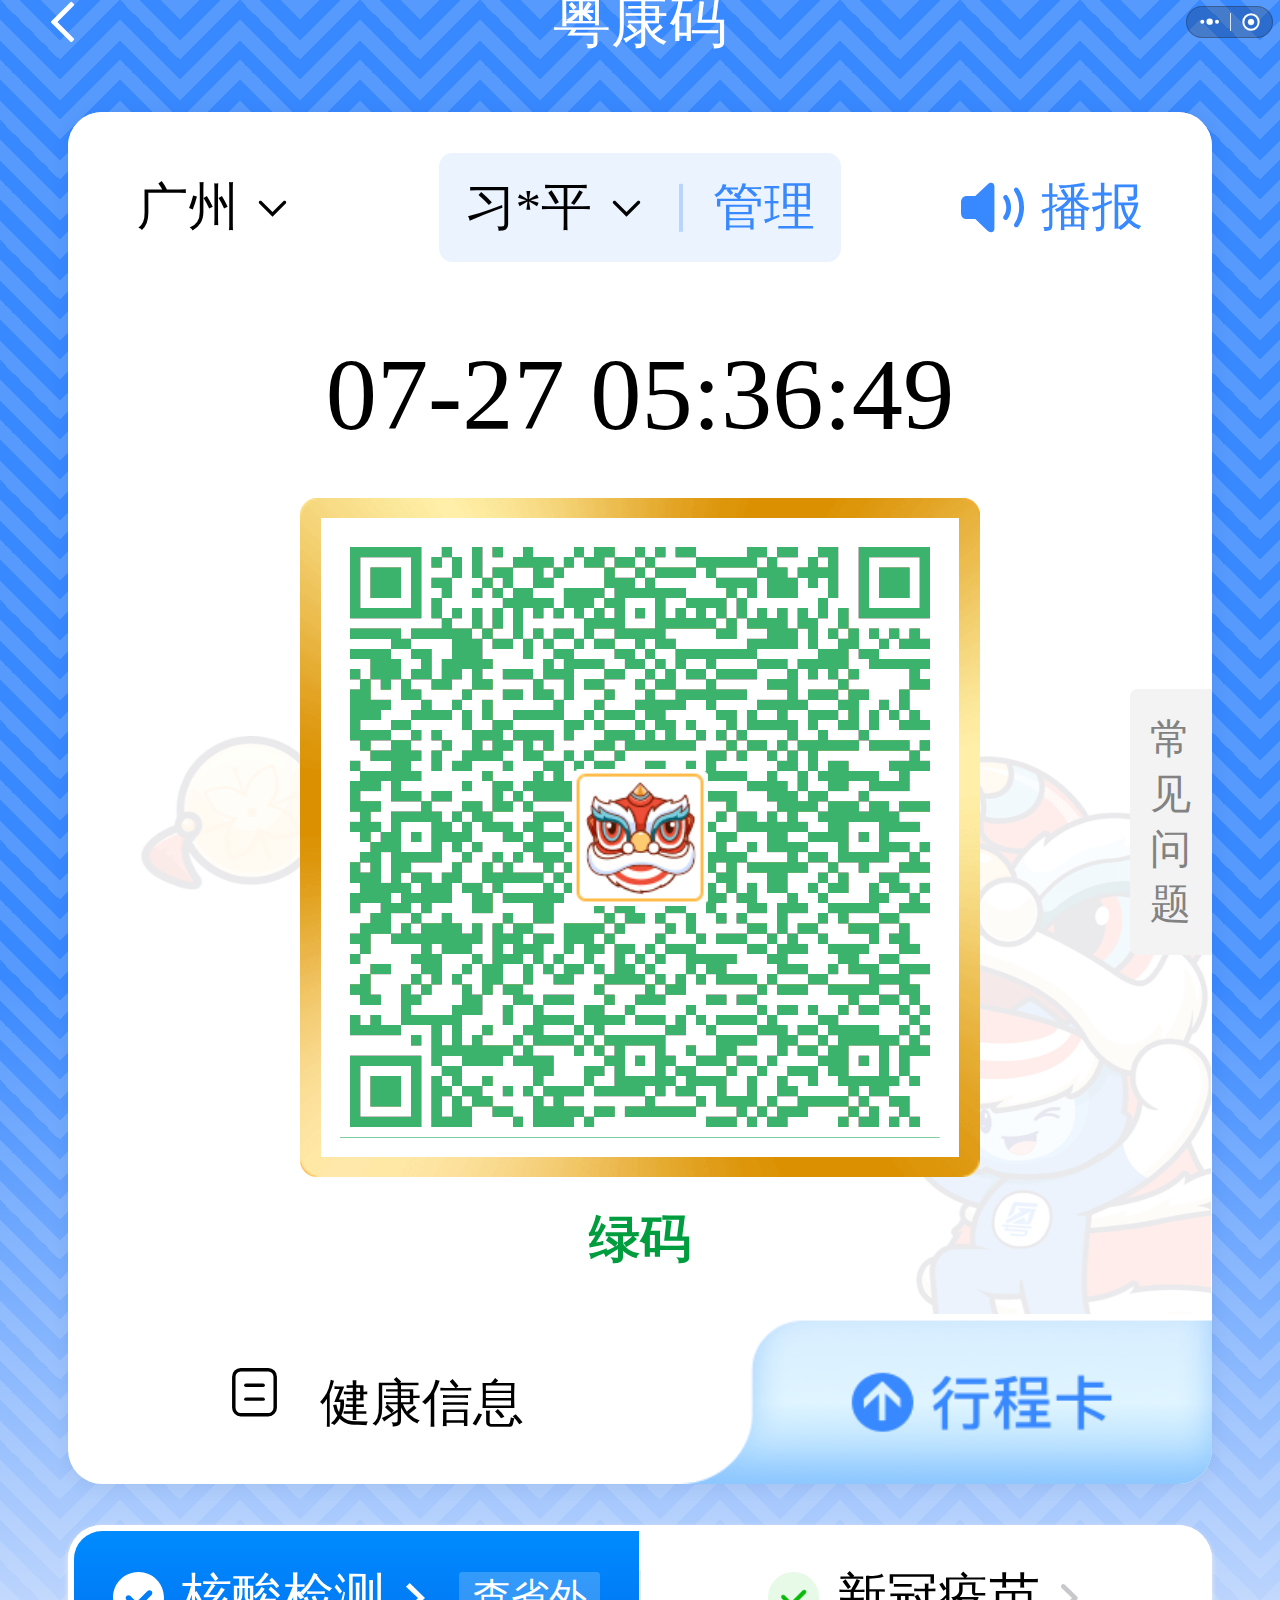
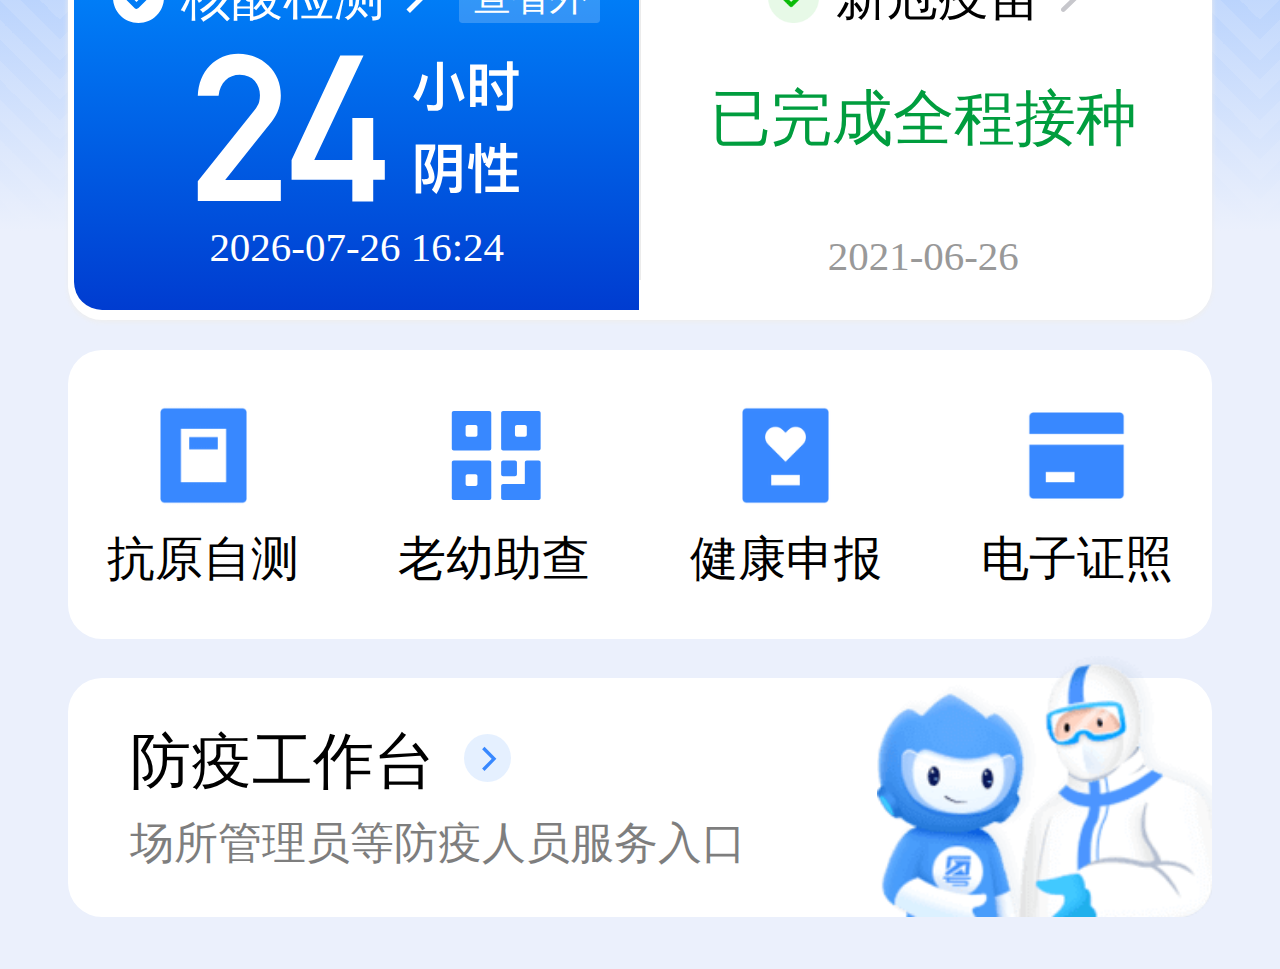
<file: code/src/main/resources/static/health/ykm/index.html>
<!doctypehtml><title>粤康码</title>
<meta http-equiv="Content-Type" content="text/html;charset=UTF-8">
<meta name="viewport"
      content="width=device-width,height=device-height,viewport-fit=cover,initial-scale=1,maximum-scale=1,user-scalable=0">
<meta name="theme-color" content="#569AFE">
<meta name="apple-mobile-web-app-status-bar-style" content="black-translucent">
<link rel="manifest" href="manifest.json">
<link rel="apple-touch-icon" sizes="246x246" href="./static/yss.jpeg">
<link rel="icon" type="image/jpeg" href="./static/yss.jpeg">
<link rel="stylesheet" href="../common/nav.css">
<script src="../common/base.js"></script>
<style>block, view {
    display: block
}

body {
    height: 100%;
    margin: 0;
    font-family: "PingFang SC", sans-serif
}

.page_normal-temp {
    background-color: #ebf0fc
}

.page_yellow-temp {
    background-color: #fff9f4
}

.page_red-temp {
    background-color: #fff5f5
}

.top-header {
    background: #4293f4;
    box-sizing: border-box;
    height: 16.933vw;
    padding-top: 5.2vw;
    position: relative;
    text-align: center
}

.arrow-left {
    left: 2.667vw;
    position: absolute
}

.arrow-left, .top-header-title {
    color: #fff;
    font-family: PingFangSC-Medium;
    font-size: 4.933vw;
    letter-spacing: 0;
    margin-top: 2.667vw;
    text-align: center
}

.content {
    background: #fff;
    padding: 5.333vw 5.333vw 2.4vw;
    position: relative
}

.content.error {
    padding: 5.333vw 5.333vw 0
}

.content.red-temp {
    background: #fe3737
}

.content.yellow-temp {
    background: #ff8f1f
}

.red-temp .select {
    background: #feebeb
}

.yellow-temp .select {
    background: #fff3e8
}

.yellow-temp .select-operat {
    color: #ff8f1f
}

.red-temp .select-operat {
    color: #f0422c
}

.content-list {
    background: #fff;
    border-radius: 2.667vw 2.667vw 0 0;
    position: relative
}

.content-list_box {
    background-color: #fff;
    border-radius: 2.667vw;
    box-shadow: 0 2px 20px 0 rgba(0, 0, 0, .06);
    margin-bottom: 3.2vw
}

.content-list_header {
    box-sizing: border-box;
    display: flex;
    height: 13.333vw;
    margin-bottom: 4.8vw;
    padding: 3.2vw 5.333vw 1.6vw;
    position: relative;
    width: 100%
}

.content-list_header .header_faimly {
    justify-content: flex-end;
    min-width: 30%;
    text-align: right;
    width: 30% !important
}

.content-list_header .header_faimly, .header_name {
    align-items: center;
    color: #000;
    display: flex;
    font-family: PingFangSC-Regular;
    font-size: 4vw;
    letter-spacing: 0
}

.header_name {
    background: rgba(56, 136, 255, .1);
    border-radius: 1.067vw;
    height: 8.533vw;
    justify-content: center;
    text-align: center;
    width: 40%
}

.header_name.box_yellow-temp {
    background-color: rgba(255, 143, 31, .1)
}

.box_yellow-temp .header_name_box:after {
    background-color: rgba(255, 143, 31, .3)
}

.header_name.box_red-temp {
    background-color: rgba(254, 55, 55, .1)
}

.box_red-temp .header_name_box:after {
    background-color: rgba(254, 55, 55, .3)
}

.header_name_box {
    align-items: center;
    display: inline-flex;
    flex: 1;
    justify-content: center;
    padding-right: 2.4vw;
    position: relative
}

.header_name_box:after {
    background-color: rgba(66, 147, 244, .3);
    content: "";
    height: 70%;
    position: absolute;
    right: 0;
    top: 50%;
    transform: translateY(-50%);
    width: .267vw
}

.header_name_action {
    padding-left: 2.4vw
}

.header_faimly_icon {
    height: 4.933vw;
    margin-right: 1.333vw;
    width: 4.933vw
}

.header_faimly_icon_gif {
    height: 5.6vw;
    margin-right: 1.333vw;
    width: 5.6vw
}

.content-list_time {
    align-items: center;
    display: flex;
    justify-content: center
}

.header_city .triangle, .header_name .triangle {
    border-color: #000 transparent transparent !important
}

.view-select {
    text-align: center
}

.select {
    background: #ecf4fd;
    border-radius: 1.067vw;
    display: inline-block;
    margin: 0 auto
}

.normal-temp {
    animation: bg-scrolling-reverse 1s infinite;
    animation-timing-function: linear;
    background-color: #569afe;
    background-image: linear-gradient(135deg, #3888ff 33%, transparent 0), linear-gradient(225deg, #3888ff 33%, transparent 0), linear-gradient(45deg, #3888ff 33%, transparent 0), linear-gradient(315deg, #3888ff 33%, #569afe 0);
    background-position: 60px 0, 60px 0, 0 0, 0 0;
    background-repeat: repeat;
    background-size: 120px 120px;
    opacity: 1;
    position: relative
}

.normal-temp:before {
    background-image: linear-gradient(135deg, #569afe 25%, transparent 0), linear-gradient(225deg, #569afe 25%, transparent 0), linear-gradient(45deg, #569afe 25%, transparent 0), linear-gradient(315deg, #569afe 25%, transparent 0)
}

.normal-temp:after, .normal-temp:before {
    animation: bg-scrolling-reverse 1s infinite;
    animation-timing-function: linear;
    background-color: initial;
    background-position: 60px 0, 60px 0, 0 0, 0 0;
    background-repeat: repeat;
    background-size: 120px 120px;
    bottom: 0;
    content: "";
    left: 0;
    opacity: 1;
    position: absolute;
    right: 0;
    top: 0
}

.normal-temp:after {
    background-image: linear-gradient(135deg, #3888ff 17%, transparent 0), linear-gradient(225deg, #3888ff 17%, transparent 0), linear-gradient(45deg, #3888ff 17%, transparent 0), linear-gradient(315deg, #3888ff 17%, transparent 0)
}

.normal-temp1 {
    animation: bg-scrolling-reverse 1s infinite;
    animation-timing-function: linear;
    background-color: initial;
    background-image: linear-gradient(135deg, #569afe 8%, transparent 0), linear-gradient(225deg, #569afe 8%, transparent 0), linear-gradient(45deg, #569afe 8%, transparent 0), linear-gradient(315deg, #569afe 8%, transparent 0);
    background-position: 60px 0, 60px 0, 0 0, 0 0;
    background-repeat: repeat;
    background-size: 120px 120px;
    bottom: 0;
    left: 0;
    opacity: 1;
    position: absolute;
    right: 0;
    top: 0;
    z-index: 3
}

.hotTemp_wrap {
    position: relative;
    z-index: 6
}

@-webkit-keyframes bg-scrolling-reverse {
    0% {
        background-position: 60px 0, 60px 0, 0 0, 0 0
    }
    to {
        background-position: 60px -120px, 60px -120px, 0 -120px, 0 -120px
    }
}

@keyframes bg-scrolling-reverse {
    0% {
        background-position: 60px 0, 60px 0, 0 0, 0 0
    }
    to {
        background-position: 60px -120px, 60px -120px, 0 -120px, 0 -120px
    }
}

.bg_white {
    background-image: linear-gradient(180deg, hsla(0, 0%, 100%, 0), #fff);
    bottom: 0;
    height: 51%;
    left: 0;
    position: absolute;
    right: 0;
    top: 50%;
    z-index: 5
}

.bg_white-normal-temp {
    background-image: linear-gradient(180deg, rgba(235, 240, 252, 0), #ebf0fc 86%)
}

.bg_white-yellow-temp {
    background-image: linear-gradient(180deg, rgba(255, 249, 244, 0), #fff9f4 86%)
}

.bg_white-red-temp {
    background-image: linear-gradient(180deg, hsla(0, 100%, 98%, 0), #fff5f5 86%)
}

.select-name, .select-picker {
    display: inline-block
}

.select-name {
    color: #000;
    font-family: PingFangSC-Regular;
    font-size: 4vw;
    letter-spacing: 0;
    line-height: 5.333vw;
    text-align: center
}

.select-line {
    background: #4293f4;
    display: inline-block;
    height: 3.733vw;
    margin: 0 3.2vw;
    opacity: .3;
    position: relative;
    top: .533vw;
    width: .267vw
}

.select-operat {
    color: #4293f4;
    display: inline-block;
    font-family: PingFangSC-Regular;
    font-size: 4vw;
    letter-spacing: 0;
    line-height: 5.333vw;
    padding-bottom: 2.133vw;
    padding-right: 3.2vw;
    padding-top: 2.133vw;
    text-align: center
}

.img-box {
    overflow: hidden;
    padding-bottom: 0;
    text-align: center
}

.img, .img-box {
    position: relative
}

.img {
    background-color: red;
    border-radius: 1.067vw;
    display: none;
    height: 100%;
    width: 100%;
    z-index: 6
}

.img_mask_qrcode {
    height: 40vw;
    left: 50%;
    margin-left: -22.667vw;
    margin-top: 4vw;
    padding: 2.667vw;
    position: absolute;
    top: 3.2vw;
    width: 40vw;
    z-index: 10
}

.red-temp .img_border, .yellow-temp .img_border {
    margin-top: .533vw
}

.img_border {
    align-items: center;
    border-radius: 1.333vw;
    display: flex;
    height: 53.067vw;
    justify-content: center;
    margin: 4vw auto 1.6vw;
    position: relative;
    width: 53.067vw
}

.img_border_one {
    background: linear-gradient(to bottom right, #8fcaff, #55b1ff, #8fcaff)
}

.img_border_two {
    background: linear-gradient(to bottom right, #ffe58c, #ffb137, #ffe58c)
}

.img_background {
    background: #fff;
    border-radius: .8vw;
    height: 45.067vw;
    left: 1.467vw;
    position: absolute;
    top: 1.467vw;
    width: 45.067vw;
    z-index: 1
}

.img_mask {
    background: #fff;
    opacity: .98;
    z-index: 11
}

.img_err_tip, .img_mask {
    bottom: 0;
    height: 48vw;
    left: 0;
    line-height: 6.133vw;
    margin: auto;
    position: absolute;
    right: 0;
    top: 0;
    width: 48vw
}

.img_err_tip {
    align-items: center;
    color: #333;
    display: flex;
    flex-direction: column;
    font-size: 4.267vw;
    justify-content: center
}

.status {
    text-align: center
}

.status .result_label {
    font-size: 4.533vw;
    font-weight: 400;
    justify-content: center;
    line-height: 6.4vw;
    padding: 1.067vw 2.533vw 1.067vw 2.4vw
}

.status .result_label .result_arrow {
    height: 3.333vw;
    margin-left: 1.6vw;
    width: 3.333vw
}

.result_label_hs {
    display: inline-block;
    margin-right: 1.6vw;
    position: relative;
    top: -.267vw
}

.status-img {
    display: inline-block;
    height: 8.533vw;
    width: auto
}

.status-img image {
    height: 100%;
    width: 100%
}

.status-desc {
    color: #999;
    font-family: PingFangSC-Regular;
    font-size: 3.733vw;
    letter-spacing: 0;
    line-height: 5.333vw;
    text-align: center
}

.desc-box {
    font-size: 4.267vw;
    line-height: 5.867vw
}

.desc-box, .desc-box-2 {
    color: #666;
    font-family: PingFangSC-Regular;
    text-align: center
}

.desc-box-2 {
    font-size: 3.733vw;
    line-height: 5.333vw;
    margin-bottom: 4vw;
    padding-top: 2.667vw
}

.title {
    align-items: center;
    color: #000;
    display: flex;
    font-family: PingFangSC-Medium;
    font-size: 6.4vw;
    font-weight: 600;
    justify-content: space-between;
    line-height: 8.8vw;
    padding-left: 5.333vw;
    padding-right: 5.333vw;
    padding-top: 5.333vw
}

.title_img {
    height: 6.667vw;
    width: 32vw
}

.use-address {
    padding: 8.533vw 5.333vw 14.667vw
}

.use-address-title {
    text-align: center
}

.address-title-desc {
    display: inline-block
}

.address-title-desc image {
    height: 100%;
    width: 100%
}

.view-line {
    font-size: 0
}

.address-list {
    border: 1px solid #ebebeb;
    border-bottom: none;
    border-radius: 1.067vw;
    margin-top: 5.333vw
}

.address-list-item {
    display: flex;
    padding: 5.333vw
}

.item-left {
    width: 13.333vw
}

.item-left image {
    height: 13.333vw;
    width: 13.333vw
}

.item-right {
    flex: 1;
    padding-left: 4.267vw
}

.address-list-item {
    background: #fff;
    border-bottom: 1px solid #ebebeb;
    margin-bottom: 4vw
}

.address-list-item:last-child {
    margin-bottom: 0
}

.item-right-title {
    color: #000;
    font-family: PingFangSC-Medium;
    font-size: 4.8vw;
    line-height: 6.4vw
}

.item-right-content {
    color: #666;
    font-family: PingFangSC-Regular;
    font-size: 4vw;
    line-height: 5.6vw
}

.item-right-to {
    color: #4293f4;
    font-family: PingFangSC-Regular;
    font-size: 3.733vw
}

.ykm-entry-cell {
    align-items: center;
    background: #fff;
    color: #4293f4;
    display: flex;
    font-size: 4.8vw;
    justify-content: space-between;
    line-height: 15.733vw;
    padding: 0 5.333vw
}

.special-view {
    background: #f2f7fd;
    border-radius: 1.067vw;
    margin: 5.333vw;
    padding: .267vw
}

.desc-cell {
    border-radius: .8vw .8vw 0 0;
    color: #6486a0;
    font-size: 3.733vw;
    line-height: 5.333vw;
    margin: 4vw 0 4vw 9.333vw;
    position: relative
}

.desc-cell:before {
    background: #4f6f8b;
    content: "";
    height: 2.267vw;
    left: -3.333vw;
    position: absolute;
    top: 1.6vw;
    transform: rotate(45deg);
    width: 2.267vw
}

.desc-cell + .desc-cell {
    margin-top: 4vw
}

.flex-wrap {
    display: flex
}

.flex-box {
    color: #000;
    flex: 1;
    font-size: 3.733vw;
    text-align: center
}

.flex-box_desc, .list-icon {
    margin-top: 1.333vw
}

.list-icon {
    height: 5.067vw;
    margin-right: 2.667vw;
    width: 5.067vw
}

.err_tips {
    color: #999;
    margin-top: 2.667vw;
    text-align: center
}

.err_tips, .err_tips view {
    font-family: PingFangSC-Regular;
    font-size: 3.733vw;
    line-height: 5.067vw
}

.err_tips view {
    color: #4293f4;
    display: inline;
    margin-left: 2.667vw
}

.shadow {
    background: rgba(0, 0, 0, .6);
    position: fixed;
    right: 0;
    top: 0
}

.shadow, .shadow__main {
    bottom: 0;
    left: 0;
    z-index: 20000
}

.shadow__main {
    background: #fff;
    box-sizing: border-box;
    padding: 4.8vw 0 0 5.333vw;
    position: absolute;
    width: 100%
}

.shadow__main-title {
    color: #000;
    font-size: 6.4vw;
    font-weight: 700;
    height: 9.067vw;
    letter-spacing: 0;
    line-height: 9.067vw;
    margin-bottom: 4vw
}

.shadow__main-city {
    overflow: hidden
}

.shadow__main-city-item {
    border: 1px solid #ebebeb;
    border-radius: 1.067vw;
    box-sizing: border-box;
    color: #000;
    float: left;
    font-size: 4vw;
    height: 10.667vw;
    letter-spacing: 0;
    line-height: 10.667vw;
    margin-bottom: 5.333vw;
    margin-right: 2.267vw;
    text-align: center;
    width: 28.267vw
}

.shadow__main-city-item.active {
    border: .267vw solid #4293f4
}

.prevent__scroll {
    height: 100%;
    overflow: hidden;
    width: 100%
}

.shadow-share {
    background-color: rgba(0, 0, 0, .7);
    border-radius: 1.333vw;
    display: flex;
    height: 9.333vw;
    padding-left: 4vw;
    position: fixed;
    right: 8vw;
    top: 2vw;
    z-index: 999
}

.shadow-share:after {
    border: 6px solid transparent;
    border-bottom-color: rgba(0, 0, 0, .7);
    content: "";
    height: 0;
    position: absolute;
    right: 9.333vw;
    top: -12px;
    width: 0
}

.shadow-share--android:after {
    right: 13.067vw
}

.shadow-share__info {
    color: #fff;
    font-size: 3.467vw;
    line-height: 9.333vw;
    padding-right: 2.667vw;
    position: relative
}

.shadow-share__info:after {
    background-color: #fff;
    content: "";
    height: 5.333vw;
    position: absolute;
    right: 0;
    top: 2vw;
    transform: scaleX(.5);
    width: 1px
}

.shadow-share__close {
    height: 9.333vw;
    position: relative;
    width: 8vw
}

.shadow-share__close:before {
    transform: rotate(45deg)
}

.shadow-share__close:after, .shadow-share__close:before {
    background-color: #fff;
    content: "";
    height: 4vw;
    left: 4vw;
    position: absolute;
    top: 2.667vw;
    width: 1px
}

.shadow-share__close:after {
    transform: rotate(-45deg)
}

.result_box {
    display: flex;
    justify-content: center;
    margin: 0 5.333vw;
    position: relative
}

.result_label {
    border-radius: .533vw;
    display: inline-block;
    margin: 0 auto;
    padding: 2.133vw 3.2vw
}

.red-temp .result_label {
    background: rgba(240, 66, 44, .1);
    border: .267vw solid #fe3737;
    color: #fe3737
}

.yellow-temp .result_label {
    background: rgba(255, 143, 31, .1);
    border: .267vw solid #ff8f1f;
    color: #ff8f1f
}

.result_arrow {
    height: 2.667vw;
    margin-left: 2.667vw;
    width: 2.667vw
}

.canvas-main {
    align-items: center;
    display: flex;
    flex-direction: column;
    justify-content: center;
    opacity: 0;
    transition: all .6s ease
}

#XUESHENGMA {
    left: -2000px;
    opacity: 0;
    position: fixed;
    top: -2000px;
    z-index: 1
}

.canvas-img {
    border: 2px solid #000
}

.options {
    align-items: center;
    background: #f3f3f3;
    border-radius: 8px 0 0 8px;
    bottom: 0;
    box-sizing: border-box;
    color: #828282;
    display: flex;
    font-size: 3.2vw;
    height: 20.8vw;
    justify-content: center;
    margin-bottom: auto;
    margin-top: auto;
    padding: 0 .8vw;
    position: absolute;
    right: 0;
    top: 0;
    width: 6.4vw
}

.err_honglvma_action, .err_qrcode {
    color: #4293f4;
    font-size: 4.533vw;
    letter-spacing: 0;
    line-height: 6.4vw;
    padding-bottom: 4vw;
    text-align: center
}

.err_honglvma_box {
    display: flex;
    flex-direction: column;
    justify-content: center;
    margin-bottom: 4vw;
    text-align: center
}

.err_honglvma_title {
    color: #999;
    font-family: PingFangSC-Regular;
    font-size: 4.533vw;
    letter-spacing: 0;
    text-align: center
}

.no_certified {
    align-items: center;
    display: flex;
    justify-content: center;
    margin-bottom: 2.667vw;
    margin-top: 2.667vw
}

.no_certified_text {
    color: #f0422c;
    font-size: 4vw;
    margin-right: 1.333vw
}

.no_certified_action {
    color: #4293f4;
    font-size: 4vw;
    margin-right: .267vw
}

.sub-list {
    background: #fff;
    border-radius: 8px;
    box-shadow: 0 2px 20px 0 rgba(0, 0, 0, .06);
    color: #000
}

.normal-temp .sub-list, .red-temp .sub-list, .yellow-temp .sub-list {
    background: hsla(0, 0%, 100%, .1);
    color: #fff
}

.tgpz {
    background: rgba(9, 187, 7, .1);
    border-radius: .933vw;
    color: #09bb07;
    font-family: PingFangSC-Regular;
    font-size: 3.733vw;
    letter-spacing: 0;
    line-height: 5.333vw;
    padding: .133vw 1.333vw;
    text-align: center
}

.normal-temp .tgpz, .red-temp .tgpz, .yellow-temp .tgpz {
    background: rgba(0, 0, 0, .2);
    color: #fff
}

.ykmxx-line {
    box-shadow: inset 0 -.267vw 0 0 #ebebeb;
    height: .133vw;
    width: 100%
}

.sub-cl {
    align-items: center;
    display: flex;
    justify-content: center;
    margin-left: 5.333vw;
    margin-right: 5.333vw;
    padding-bottom: 4.8vw;
    padding-top: 4.8vw;
    position: relative
}

.normal-temp .sub-cl, .red-temp .sub-cl, .sub-cl {
    box-shadow: inset 0 -.133vw 0 0 hsla(0, 0%, 100%, .12)
}

.normal-temp .sub-cl {
    color: #fff
}

.sub-cl:last-child {
    box-shadow: inset 0 0 0 0 hsla(0, 0%, 100%, .12)
}

.sub-cl_content {
    flex: 1;
    font-size: 4.8vw;
    line-height: 6.4vw
}

.sub-cl_content, .time-box {
    align-items: center;
    display: flex
}

.time-box {
    justify-content: center;
    margin-bottom: 5.333vw
}

.red-temp .city, .yellow-temp .city {
    color: #fff
}

.red-temp .triangle, .yellow-temp .triangle {
    border-color: #fff transparent transparent
}

.normal-temp .city {
    color: #fff
}

.normal-temp .triangle {
    border-color: #fff transparent transparent
}

.city {
    align-items: center;
    color: #000;
    display: flex;
    font-family: PingFangSC-Medium;
    font-size: 5.6vw;
    letter-spacing: 0;
    line-height: 6.4vw;
    width: 20%
}

.triangle {
    border-color: #000 transparent transparent;
    border-style: solid;
    border-width: 1.333vw 1.2vw 0;
    height: 0;
    margin-left: 1.6vw;
    width: 0
}

.contented .timer_preview {
    color: #000;
    font-family: PingFangSC-Semibold;
    font-size: 8vw;
    font-weight: 500;
    letter-spacing: 0;
    line-height: 8vw;
    text-align: center;
    vertical-align: middle;
    width: 60vw;
    white-space: nowrap
}

@keyframes fade {
    0% {
        opacity: .1
    }
    to {
        opacity: 1
    }
}

@-webkit-keyframes fade {
    0% {
        opacity: 1
    }
    to {
        opacity: 0
    }
}

.dropdown__icon {
    border: 1.733vw solid transparent;
    border-top-color: #000;
    margin-left: 1.333vw;
    margin-top: 1.333vw
}

.picker-padding {
    padding-bottom: 2.133vw;
    padding-left: 3.2vw;
    padding-top: 2.133vw
}

.picker-tips {
    background-repeat: no-repeat;
    height: 9.467vw;
    position: absolute;
    top: -6.667vw;
    width: 48vw;
    z-index: 10000
}

.hesuan-tips_warp, .image-tips, .image-tips_warp {
    height: 100%;
    position: relative;
    width: 100%
}

.tips-close {
    height: 5.333vw;
    position: absolute;
    right: 2.213vw;
    top: 1.68vw;
    width: 5.333vw
}

.close-image, .user-phone_button {
    height: 100%;
    width: 100%
}

.user-phone_button {
    background-color: initial;
    border: 0;
    left: 0;
    opacity: 0;
    padding: 0;
    position: absolute;
    top: 0
}

.user_tongguan {
    position: relative
}

.tips {
    color: #fff;
    font-family: PingFangSC-Regular, PingFang SC;
    font-size: 4vw;
    font-weight: 400;
    height: 5.333vw;
    line-height: 5.333vw;
    padding: 4.8vw 0;
    text-align: center;
    width: 100%
}

.tips--black {
    color: #666
}

.result_box .result_label {
    font-size: 4vw;
    font-weight: 400;
    line-height: 6.4vw;
    padding: 1.067vw 2.533vw 1.067vw 2.4vw
}

.result_box .result_label .result_arrow {
    height: 3.333vw;
    margin-left: .533vw;
    width: 3.333vw
}

.result_label_green {
    background: rgba(56, 176, 107, .1);
    border: .267vw solid #00b462;
    border-radius: .533vw;
    color: #00b462
}

.sub-block {
    border-radius: 2.667vw;
    box-shadow: 0 2px 5px #eee
}

.entry, .sub-block {
    display: flex;
    height: 30.8vw;
    justify-content: space-between;
    margin: 0 auto;
    width: 89.333vw
}

.entry {
    background-color: #fff;
    border-radius: 2.667vw;
    box-sizing: border-box;
    height: 22.533vw;
    padding-bottom: 3.2vw;
    padding-top: 1.333vw;
    position: relative;
    z-index: 40
}

.entry-item {
    align-items: center;
    border-radius: 1.067vw;
    display: flex;
    filter: blur(10);
    flex-direction: column;
    justify-content: center;
    position: relative;
    width: 21.067vw
}

.entry-item_label {
    height: 4vw;
    left: 0;
    margin-left: auto;
    margin-right: auto;
    position: absolute;
    right: 0;
    top: 0;
    width: 13.867vw
}

.entry-item_icon {
    height: 9.6vw;
    margin-bottom: .8vw;
    margin-top: 1.6vw;
    width: 9.6vw
}

.entry-item_name {
    color: #000;
    font-family: PingFangSC-Regular;
    font-size: 3.733vw;
    font-weight: 400;
    letter-spacing: 0;
    text-align: center
}

.jiechu-tips {
    height: 9.467vw;
    left: 45%;
    margin-left: auto;
    margin-right: auto;
    position: absolute;
    right: 0;
    top: 9.333vw;
    width: 48vw;
    z-index: 10
}

.jiechu-tips .image-tips, .jiechu-tips_warp {
    height: 100%;
    width: 100%
}

.jiechu-tips .tips-close {
    height: 5.333vw;
    position: absolute;
    right: 2.4vw;
    text-align: center;
    top: 2.667vw;
    width: 5.333vw
}

.hesuan-tips {
    height: 10.933vw;
    left: 2.667vw;
    position: absolute;
    top: -8.667vw;
    width: 62.8vw;
    z-index: 10
}

.hesuan-tips .image-tips {
    height: 100%;
    width: 100%
}

.hesuan-tips .tips-close {
    text-align: center
}

.block-item {
    border: .533vw solid #fff;
    border-radius: 1.067vw 0 0 1.067vw;
    height: 29.6vw;
    width: 44.667vw
}

.block-item, .sub-block {
    background-color: #fff
}

.sub-block_line {
    background: #ebebeb;
    height: 24.267vw;
    position: relative;
    top: 3.467vw;
    width: .133vw
}

.block-item:first-child {
    border-radius: 2.667vw 0 0 2.667vw;
    border-right: 0
}

.block-item:nth-child(3) {
    border-left: 0;
    border-radius: 0 2.667vw 2.667vw 0
}

.hesuan_block {
    background-image: linear-gradient(180deg, #00b93e, #007d00)
}

.hesuan_lv {
    background-image: linear-gradient(180deg, #a079eb, #6f3cd0)
}

.hesuan_blue {
    background-image: linear-gradient(180deg, #008bff, #003cd0)
}

.hesuan_orgereen {
    background-image: linear-gradient(180deg, #15b6b9, #006e70)
}

.block-item_icon {
    height: 4vw;
    padding-right: 1.333vw;
    width: 4vw
}

.block-item_title {
    align-items: center;
    color: #000;
    display: flex;
    font-family: PingFangSC-Regular;
    font-size: 4vw;
    font-weight: 400;
    height: 5.6vw;
    justify-content: center;
    padding-top: 2.4vw
}

.hesuan_block .block-item_desc, .hesuan_block .block-item_tips, .hesuan_block .block-item_title, .hesuan_orgereen .block-item_desc, .hesuan_orgereen .block-item_tips, .hesuan_orgereen .block-item_title {
    color: #fff;
    margin-bottom: .8vw
}

.block-item_arrow {
    height: 2.4vw;
    padding-left: 1.6vw;
    width: 1.467vw
}

.hesuan-warp .block-item_desc {
    font-family: PingFangSC-Medium;
    font-size: 6.4vw;
    height: auto;
    line-height: 7.467vw;
    padding-top: 3.733vw
}

.block-item_desc, .hesuan-warp .block-item_tips {
    padding-top: 3.867vw
}

.block-item_desc {
    color: #999;
    font-family: PingFangSC-Medium;
    font-size: 4.8vw;
    height: 5.6vw;
    line-height: 5.6vw;
    text-align: center
}

.block-item_desc img {
    display: block;
    height: 12.8vw;
    margin: .8vw auto .533vw;
    width: 25.333vw
}

.desc--red {
    color: #fe3737;
    font-weight: 400
}

.desc--green {
    color: #009d3e;
    font-weight: 400
}

.desc--black {
    color: #000;
    font-weight: 400
}

.desc--small {
    font-size: 4.8vw
}

.block-item_tips {
    color: #999;
    filter: blur(10);
    font-family: PingFangSC-Regular;
    font-size: 3.2vw;
    height: 4.533vw;
    letter-spacing: 0;
    line-height: 4.533vw;
    padding-top: 5.6vw;
    text-align: center
}

.block-item_loading {
    display: block;
    height: 20vw;
    margin: 0 auto;
    width: 20vw
}

.cell {
    align-items: center;
    border-bottom: 1px solid #ebebeb;
    box-sizing: border-box;
    display: flex;
    height: 14.4vw;
    justify-content: space-between;
    margin-left: 5.333vw;
    margin-right: 5.333vw
}

.cell:last-of-type {
    border-bottom: none
}

.cell-content {
    align-items: center;
    display: flex;
    font-size: 4vw;
    height: 14.4vw;
    line-height: 5.333vw
}

.cell-icon {
    height: 6.4vw;
    padding-right: 2.4vw;
    width: 6.4vw
}

.cell-arrow {
    height: 3.467vw;
    width: 2.133vw
}

.no_pt {
    height: auto;
    padding-top: 0
}

.colored-person-action-list {
    align-items: center;
    color: #4292f3;
    display: flex;
    font-size: 3.733vw;
    justify-content: center
}

.colored-person-action-list_icon {
    height: 4.8vw;
    vertical-align: text-bottom;
    width: 4.8vw
}

.colored-person-action-list_divider {
    background: #d8d8d8;
    height: 3.2vw;
    margin: 0 5.333vw;
    width: 1px
}

.showVaccinesGuide {
    background-color: rgba(0, 0, 0, .8);
    left: 0;
    position: fixed;
    text-align: center;
    top: 0;
    z-index: 12000
}

.showVaccinesGuide_title {
    color: #fff;
    font-family: PingFangSC-Medium;
    font-size: 6.4vw;
    margin-bottom: 2.133vw;
    padding-top: 26.667vw;
    text-align: center
}

.showVaccinesGuide_desc {
    font-size: 4.8vw
}

.showVaccinesGuide_desc, .showVaccinesGuide_desc_bottom {
    color: #fff;
    font-family: PingFangSC-Regular;
    text-align: center
}

.showVaccinesGuide_desc_bottom {
    font-size: 3.467vw;
    margin: 5.333vw 5.333vw 0;
    opacity: .7
}

.showVaccinesGuide_oneImg {
    display: block;
    height: 50.667vw;
    margin: 15.467vw auto 22.533vw;
    width: 54vw
}

.showVaccinesGuide_twoImg {
    display: block;
    height: 67.333vw;
    margin: 7.2vw auto 14.133vw;
    width: 62vw
}

.showVaccinesGuide_btn {
    border: 2px solid #fff;
    border-radius: 1.067vw;
    color: #fff;
    display: inline-block;
    font-family: PingFangSC-Medium;
    font-size: 4.8vw;
    height: 10.133vw;
    line-height: 10.133vw;
    margin: 0 auto;
    padding: 0 8vw;
    text-align: center;
    width: 37.067vw
}

.showVaccinesGuide_oneImgicon, .showVaccinesGuide_twoImgicon {
    bottom: 0;
    height: 10.667vw;
    left: 0;
    margin: auto;
    position: absolute;
    right: 0;
    top: 0;
    width: 10.667vw;
    z-index: 20
}

.golden-border {
    height: 100%;
    left: 0;
    position: absolute;
    top: 0;
    width: 100%;
    z-index: 1
}

.showVaccinesGuide_close {
    height: 5.333vw;
    position: absolute;
    right: 3.333vw;
    top: 3.333vw;
    width: 5.333vw
}

.shadow__activity {
    height: 17.333vw;
    position: fixed;
    right: 1.6vw;
    transition: right .5s;
    width: 47.467vw;
    z-index: 80
}

@-webkit-keyframes tcdh {
    0% {
        right: -9.333vw
    }
    to {
        right: 0
    }
}

@keyframes tcdh {
    0% {
        right: -9.333vw
    }
    to {
        right: 0
    }
}

.shadow__activity--hide {
    right: -10.667vw
}

.shadow__activity__img {
    bottom: 0;
    height: 17.333vw;
    position: absolute;
    right: 4.533vw;
    width: 16vw
}

.shadow__activity__font {
    border-radius: 2.667vw 8.8vw 8.8vw 2.667vw;
    bottom: 0;
    box-shadow: 0 .533vw .533vw 0 rgba(0, 0, 0, .13);
    box-sizing: border-box;
    color: #fff;
    height: 14.933vw;
    left: 0;
    padding: 1.6vw 20.667vw 1.6vw 2.4vw;
    position: absolute;
    transition: left .5s;
    width: 47.467vw
}

.shadow__activity__font__close {
    height: 4vw;
    position: absolute;
    right: .667vw;
    top: 5.467vw;
    width: 4vw
}

.shadow__activity__font__img {
    height: 100%;
    left: 0;
    position: absolute;
    top: 0;
    width: 100%
}

.shadow__activity__font__info {
    -webkit-box-orient: vertical;
    -webkit-line-clamp: 2;
    color: #fff;
    display: inline-block;
    display: -webkit-box;
    font-size: 2.933vw;
    line-height: 3.733vw;
    overflow: hidden;
    position: relative
}

.shadow__activity__font__jt {
    height: 3.467vw;
    margin-top: .8vw;
    position: relative;
    width: 9.867vw
}

.yq-jt {
    height: 3.333vw;
    left: -.267vw;
    position: relative;
    top: .533vw;
    width: 3.333vw;
    z-index: 10
}

.shadow__activity__font--hide {
    left: 26.667vw
}

.shadow__activity__close {
    bottom: 0;
    height: 17.333vw;
    position: absolute;
    right: 0;
    width: 12.533vw
}

.nav {
    align-items: center;
    color: #fff;
    display: flex;
    font-size: 4.533vw;
    justify-content: center;
    position: relative
}

.nav_close {
    height: 16vw;
    left: -1.333vw;
    position: absolute;
    width: 16vw
}

.content-list_nav {
    font-size: 5.867vw;
    font-weight: 700;
    height: 14.667vw;
    line-height: 14.667vw;
    position: relative;
    width: 100%
}

.yellow-temp .content-list_nav {
    background: linear-gradient(180deg, #fff8f1, #ffefde);
    color: #ca925b;
    text-align: center
}

.red-temp .content-list_nav {
    background: linear-gradient(180deg, #fff1f1, #ffdede);
    color: #b55f5f;
    text-align: center
}

.content-list_nav_img {
    height: 16vw;
    position: absolute;
    top: -1.6vw;
    width: 100%;
    z-index: 1
}

.cell-list {
    border-radius: 0 0 2.667vw 2.667vw;
    display: flex;
    overflow: hidden
}

.cell-list-icon {
    height: 5.333vw;
    position: relative;
    width: 5.333vw
}

.cell-list-item {
    flex: 1;
    font-size: 4vw;
    height: 6.667vw;
    line-height: 6.667vw;
    margin: 3.333vw 0;
    text-align: center
}

.cell-list-item_img, .xckcard {
    height: 13.333vw
}

.xckcard {
    font-size: 0;
    width: 41.867vw
}

.cell-list-font {
    display: inline;
    margin-left: 1.333vw;
    position: relative;
    top: -5px
}

.cell-list-item:nth-child(2) {
    border-left: .133vw solid #ebebeb;
    border-right: .133vw solid #ebebeb
}

.green-result_label {
    border-radius: .533vw;
    color: #009d3e;
    font-size: 4vw;
    font-weight: 400;
    font-weight: 700;
    line-height: 6.4vw;
    margin-bottom: 2.667vw;
    position: relative;
    text-align: center;
    width: 43.333vw
}

.arrow {
    height: 4vw;
    margin-left: .667vw;
    position: relative;
    width: 4vw
}

.arrow_img {
    height: 100%;
    width: 100%
}

.header_city {
    color: #000;
    font-family: PingFangSC-Regular;
    font-size: 4vw;
    justify-content: flex-start;
    letter-spacing: 0;
    text-align: center;
    width: 30%
}

.header_city, .header_text {
    align-items: center;
    display: flex
}

.header_text {
    color: #4293f4;
    justify-content: flex-end;
    min-width: 20vw;
    padding-left: .8vw;
    vertical-align: bottom
}

.content-list_header_shadow {
    background-image: linear-gradient(180deg, rgba(0, 0, 0, .03), hsla(0, 0%, 100%, 0));
    bottom: -10px;
    height: 2.667vw;
    position: absolute;
    width: 100%
}

.flex_center {
    align-items: center;
    display: flex;
    justify-content: space-between
}

.color_yellow-temp {
    color: #ff8f1f
}

.color_red-temp {
    color: #fe3737
}

.color_normal-temp {
    color: #3888ff
}

.gg {
    margin-bottom: 3.333vw;
    width: 100%
}

.gg, .gg_wrap_img {
    height: 26.667vw;
    position: relative
}

.gg_wrap_img {
    border-radius: 2.667vw;
    margin-left: 5.333vw;
    width: 89.333vw;
    z-index: 5
}

.gg_close_img {
    height: 2.133vw;
    left: -.667vw;
    padding: 2.667vw;
    position: absolute;
    top: -3.333vw;
    width: 2.133vw;
    z-index: 20
}

.fygztbutton {
    background-color: #fff;
    border-radius: 2.667vw;
    margin: 3.067vw 5.333vw 2.667vw;
    padding: 3.2vw 4.8vw;
    position: relative
}

.fy_action_title {
    color: #000;
    font-family: PingFangSC-Medium;
    font-size: 4.8vw;
    font-weight: 500;
    letter-spacing: 0;
    line-height: 6.667vw;
    margin-bottom: .533vw
}

.fy_action_icon {
    height: 3.733vw;
    margin-left: 1.067vw;
    width: 3.733vw
}

.fy_action_desc {
    color: #000;
    font-family: PingFangSC-Regular;
    font-size: 3.467vw;
    font-weight: 400;
    letter-spacing: 0;
    line-height: 5.067vw;
    opacity: .5
}

.fy_acyion_img {
    bottom: 0;
    height: 20.4vw;
    position: absolute;
    right: 0;
    width: 26.133vw
}

.taro__modal {
    z-index: 9999999999
}

.taro-modal__foot {
    border-top: .133vw solid #e7e7e7
}

.normalTag {
    background: hsla(0, 0%, 100%, .2);
    color: #fff
}

.colorTag, .normalTag {
    border-radius: .267vw;
    font-family: PingFangSC-Regular;
    font-size: 2.933vw;
    font-weight: 400;
    line-height: 4vw;
    margin-left: 2.667vw;
    padding: 0 1.067vw
}

.colorTag {
    background: rgba(66, 147, 244, .2);
    color: #3888ff
}</style>
<div class="capsule dark" onclick="navigateHome()">
    <svg class="capsule-menu-icon" viewBox="0 0 64 28" xmlns="http://www.w3.org/2000/svg">
        <circle cx="32" cy="14" r="9.5"/>
        <circle cx="54" cy="14" r="6"/>
        <circle cx="10" cy="14" r="6"/>
    </svg>
    <div class="splitter"></div>
    <svg class="capsule-exit-icon" viewBox="0 0 60 60" xmlns="http://www.w3.org/2000/svg">
        <circle cx="30" cy="30" r="9"/>
        <circle cx="30" cy="30" r="23" stroke-width="6" fill="transparent"/>
    </svg>
</div>
<div class="page page_normal-temp" style="min-height:100vh">
    <div class="content contented normal-temp" style="padding-top:0;padding-top:env(safe-area-inset-top,0)">
        <div class="normal-temp1"></div>
        <div class="bg_white bg_white-normal-temp"></div>
        <div class="hotTemp_wrap">
            <div class="nav" style="height:44px;margin-bottom:5.333vw">
                <image arialabel="返回" ariarole="button" bind:tap="handleNavBack" class="nav_close"
                       src="./static/4f474259427737a36d6c292a3c2f7553.svg" onclick="navigateHome()"></image>
                粤康码
            </div>
            <div class="content-list_box">
                <div class="content-list"
                     style="background:#fff url(static/b739d24b3e9cf335c3d74126ce8e2b98.png);background-size:contain;background-position:right bottom;background-repeat:no-repeat">
                    <div class="content-list_header">
                        <div arialabel="广州，可切换地市" ariarole="button" class="header_city"><span id="_city"></span>
                            <image arialabel="切换地市" ariarole="button" class="arrow"
                                   src="./static/d88e60f10d7b8da943b5e9ebac2fee7f.svg"></image>
                        </div>
                        <div class="header_name box_normal-temp">
                            <picker arialabel="" ariarole="button" bindchange="handleChange">
                                <div class="header_name_box"><span id="_name"></span>
                                    <image arialabel="切换成员" ariarole="button" class="arrow"
                                           src="./static/d88e60f10d7b8da943b5e9ebac2fee7f.svg"></image>
                                </div>
                            </picker>
                            <div arialabel="管理" ariarole="button" bind:tap="goPage"
                                 class="header_name_action color_normal-temp" data-action="report"
                                 data-actiontype="cygl" data-type="home">管理
                            </div>
                        </div>
                        <div arialabel="播报" ariarole="button" class="header_faimly" data-type="home">
                            <div bind:tap="mp3" class="header_text color_normal-temp">
                                <image class="header_faimly_icon"
                                       src="./static/27597bf024b2ecbf42295c976b1eca16.svg"></image>
                                播报
                            </div>
                        </div>
                    </div>
                    <div class="content-list_time">
                        <div class="timer_preview"></div>
                    </div>
                    <div class="img-box">
                        <div arialabel="绿码" ariarole="img" bind:tap="showVaccinesGuideHandle"
                             class="img_border img_border_two" id="ykmqrcode">
                            <div style="width:94%;height:94%;background-color:#fff;z-index:10"
                                 onclick='window.location.href="./checkin.html"'>
                                <div bind:tap="handleShowCode" class="img"
                                     style="background:url([data-uri]),linear-gradient(#3bb36c,#3bb36c);background-blend-mode:lighten;background-size:94% 94%;background-position:center;background-repeat:no-repeat;display:block;margin:0 auto"></div>
                            </div>
                            <image class="golden-border" src="./static/b80e47116a2514556e388a3639d93b7c.png"></image>
                            <image class="showVaccinesGuide_twoImgicon"
                                   src="./static/456533e61ba93e1af44a2d3a5c2fd032.gif"></image>
                        </div>
                        <div bindtap="onTapToPDF" class="options">常见问题</div>
                    </div>
                    <div class="result_box">
                        <div class="green-result_label">绿码</div>
                    </div>
                </div>
                <div class="cell-list">
                    <div arialabel="健康信息" ariarole="button" bind:tap="handleTap" class="cell-list-item"
                         data-action="report" data-actiontype="jkxx"
                         data-path="/operation_plus/pages/yiqing/daka/user/apply-history/index">
                        <image class="cell-list-icon" src="./static/mm.svg"></image>
                        <div class="cell-list-font">健康信息</div>
                    </div>
                    <div arialabel="行程卡" ariarole="button" bind:tap="handleTap" class="cell-list-item_img"
                         data-action="report" data-actiondesc="xingchengla" data-actiontype="fuwu"
                         data-appid="wx8f446acf8c4a85f5" data-label="行程卡" data-path="">
                        <image class="xckcard" src="./static/80401c2e955ec7aa3f126ae90801efd1.png"
                               onclick="navigateToTripCard()"></image>
                    </div>
                </div>
            </div>
            <div class="sub-block">
                <div arialabel="核酸检测24小时阴性。" ariarole="text" bind:tap="handleTap"
                     class="block-item hesuan_block hesuan_blue" onclick='window.location.href="./detail.html"'>
                    <div class="block-item_title">
                        <image class="block-item_icon" src="./static/4508c60464ce3888449fc79e838e73cd.svg"></image>
                        核酸检测
                        <image class="block-item_arrow" src="./static/b4455fa4d4a6cd9227fe4703238eeb51.svg"></image>
                        <div class="tag normalTag">查省外</div>
                    </div>
                    <div>
                        <div class="block-item_desc desc--green no_pt">
                            <image src="./static/2c258b7b98bdfcb70a00c769d685e9bb.svg"></image>
                        </div>
                        <div class="block-item_tips no_pt" id="covid-test-time"></div>
                    </div>
                </div>
                <div class="sub-block_line"></div>
                <div arialabel="新冠疫苗" ariarole="text" bind:tap="handleTap" class="block-item vaccines"
                     data-action="report" data-actiontype="ymxq" data-pagetype="yimiaoPage"
                     data-path="/operation_plus/pages/yiqing/daka/user/vaccines-record/index">
                    <div class="block-item_title">
                        <image class="block-item_icon" src="./static/dd22fed45003c852735958d99a0443e7.png"></image>
                        新冠疫苗
                        <image class="block-item_arrow" src="./static/44e817161a84279f6440d4a52d117900.svg"></image>
                    </div>
                    <block>
                        <div class="block-item_desc desc--green">已完成全程接种</div>
                        <div class="block-item_tips" id="vaccine-date"></div>
                    </block>
                </div>
            </div>
        </div>
    </div>
    <div class="entry">
        <div arialabel="抗原自测" ariarole="button" bind:tap="handleTap" class="entry-item" data-action="report"
             data-actiondesc="kangyuanzice" data-actiontype="fuwu" data-appid="wx6c30c6ad0220942d" data-label="抗原自测"
             data-path="">
            <image class="entry-item_icon" src="./static/0619260a7addd8f89093cd21356e0b80.png"></image>
            <text class="entry-item_name">抗原自测</text>
        </div>
        <div arialabel="老幼助查" ariarole="button" bind:tap="handleTap" class="entry-item" data-action="report"
             data-actiondesc="laoyouzhucha" data-actiontype="fuwu" data-label="老幼助查"
             data-path="/pages/gsd-ui/g-yss-H5-page/g-yss-H5-page?project=default&path=%2Fpages%2FcheckYkm%2Fcheck%2Findex"
             data-usertype="jzgl">
            <image class="entry-item_icon" src="./static/029ff54f704e01717fb30acf1c95ad75.svg"></image>
            <text class="entry-item_name">老幼助查</text>
        </div>
        <div arialabel="健康申报" ariarole="button" bind:tap="handleTap" class="entry-item" data-action="report"
             data-actiondesc="jiankangshenbao" data-actiontype="fuwu"
             data-path="/operation_plus/pages/yiqing/zhuanqu/list/use/index">
            <image class="entry-item_icon" src="./static/88caf508845af9f014f0df2e2e687061.png"></image>
            <text class="entry-item_name">健康申报</text>
        </div>
        <div arialabel="电子证照" ariarole="button" bind:tap="handleTap" class="entry-item" data-action="report"
             data-actiondesc="dizhizhengzhao" data-actiontype="fuwu" data-label="电子证照"
             data-path="/licenseInfo/pages/cards/my-cards/my-cards">
            <image class="entry-item_icon" src="./static/19bdc888e99ae0d767dcc137ba1464cf.png"></image>
            <text class="entry-item_name">电子证照</text>
        </div>
    </div>
    <div arialabel="防疫工作台" ariarole="button" bind:tap="handleTap" class="fygztbutton" data-action="report"
         data-actiontype="fyzzt" data-path="/operation_plus/pages/yiqing/daka/user/work-brench/index">
        <div class="fy_action_title">防疫工作台
            <image class="fy_action_icon" src="./static/150f406201f0b0e674a6abe0d1ac292f.svg"></image>
        </div>
        <div class="fy_action_desc">场所管理员等防疫人员服务入口</div>
        <image class="fy_acyion_img" src="./static/eb0bdecffb0b41192f65fbaee7cb5d39.png"></image>
    </div>
    <br></div>
<script>setDynamicTime(".timer_preview", 5, 19), setStaticTime("#covid-test-time", 0, 16, 10, 10), addStorageField("_name", "#_name", "名字", "习近平", presetFilters.name), addStorageField("_city", "#_city", "城市", "广州"), addStorageField("_vaccine_date", "#vaccine-date", "疫苗接种完成日期", "2021-06-26"), initServiceWorker("ykm")</script>
</file>
<file: code/src/main/resources/static/health/app.css>
body {
    font-family: "PingFang SC", sans-serif;
    margin: 20px 4%;
    background-color: #fcfcfc
}

.header {
    margin: 20px 0;
    display: flex;
    flex-direction: row;
    justify-content: space-between;
    align-items: center
}

.page-title-container {
    display: flex;
    flex-direction: row;
    align-items: center
}

.page-title {
    font-size: 24px;
    font-weight: 700;
    color: #000
}

.page-title-icon {
    width: 30px;
    height: 30px;
    margin-right: 8px
}

.icon {
    width: 1.3em;
    height: 1.3em;
    margin: 0 2px;
    opacity: .87
}

.icon-align {
    display: flex;
    flex-direction: row;
    align-items: center
}

.sw-status {
    display: flex;
    flex-direction: column;
    justify-content: space-around;
    align-items: center;
    color: rgba(0, 0, 0, .6)
}

.sw-help-text {
    display: flex;
    flex-direction: row;
    align-items: center
}

.sw-help-text > img {
    width: 15px;
    height: 15px;
    margin: 2px;
    filter: invert(.4)
}

.apps-list {
    display: flex;
    flex-direction: column;
    align-items: stretch;
    margin-bottom: 16px
}

.app {
    border-radius: 4px;
    padding: 8px;
    margin: 4px 0;
    display: flex;
    flex-direction: column;
    background-color: #fff;
    box-shadow: 0 2px 1px -1px rgb(0 0 0 / 20%), 0 1px 1px 0 rgb(0 0 0 / 14%), 0 1px 3px 0 rgb(0 0 0 / 12%);
    transition: all .1s ease-out
}

.app.selected {
    opacity: .6
}

.app:has(.app-menu-item.active[data-role=pin]):not(.inactivated) {
    order: -1
}

.app.inactivated {
    order: 1000 !important
}

.app.inactivated .app-title {
    color: rgba(0, 0, 0, .6);
    font-size: 14px;
    margin-left: 8px
}

.app.inactivated .app-title::after {
    content: "暂不可用";
    margin-left: 5px;
    font-weight: 400
}

.app.inactivated .app-menu {
    display: none
}

.app.inactivated .app-content > img {
    display: none
}

.app.inactivated .app-title-icon {
    display: none
}

.app-content {
    display: flex;
    flex-direction: row;
    justify-content: flex-start;
    align-items: stretch;
    user-select: none
}

.app-content > img {
    height: 54px;
    width: 54px;
    margin-right: 10px;
    padding: 2px;
    border-radius: 100px;
    border: 2px dotted #aaa
}

.app-content > .app-description {
    display: flex;
    flex-direction: column;
    justify-content: space-around
}

.app-title {
    font-size: 19px;
    font-weight: 700;
    flex-shrink: 0
}

.app-title-wrapper {
    display: flex;
    flex-direction: row;
    align-items: center
}

.app-title-icon {
    height: 18px;
    width: 18px;
    margin-left: 5px;
    opacity: .6;
    transition: margin-left .1s ease-out
}

.app.selected .app-title-icon {
    margin-left: 16px
}

.app-menu {
    display: flex;
    flex-direction: row;
    flex-wrap: wrap;
    align-items: center;
    margin-top: 8px
}

.app-menu-item {
    height: 20px;
    font-size: 15px;
    background-color: rgba(0, 0, 0, .05);
    color: rgba(0, 0, 0, .6);
    border-radius: 4px;
    padding: 4px 6px;
    margin: 2px 9px 2px 0;
    display: flex;
    flex-direction: row;
    align-items: center
}

.app-menu-item.active {
    background-color: rgba(0, 0, 0, .9);
    color: rgba(255, 255, 255, .87)
}

.app-menu-item[data-role=link]:hover {
    background-color: rgba(0, 0, 0, .9);
    color: rgba(255, 255, 255, .87)
}

.app-menu-app-icon {
    height: 18px;
    width: 18px
}

.app-menu-item.active .app-menu-app-icon {
    filter: invert(1)
}

.app-menu-item[data-role=link]:hover .app-menu-app-icon {
    filter: invert(1)
}

.app-menu-app-title {
    margin-left: 2px
}

footer {
    margin: 24px 0
}

.links-list {
    margin: 10px;
    display: flex;
    flex-direction: row;
    justify-content: center;
    align-items: center;
    flex-wrap: wrap;
    color: rgba(0, 0, 0, .67)
}

.link-wrapper {
    margin: 2px 8px;
    display: flex;
    flex-direction: row;
    align-items: center;
    font-size: 14px
}

.link-wrapper > img {
    width: 20px;
    height: 20px
}

.link-wrapper > span {
    margin-left: 6px
}

.link-wrapper > a {
    margin-left: 6px;
    color: #999;
    text-decoration: underline
}

.links-list-help {
    color: #999
}

.app-help {
    display: none;
    font-size: 14px;
    margin: 8px 4px 0 4px;
    background-color: rgba(0, 0, 0, .05);
    color: rgba(0, 0, 0, .75);
    border-radius: 8px;
    padding: 8px 12px;
    line-height: 150%
}

.app-help-subtitle {
    font-weight: 700;
    font-size: 18px;
    margin: 4px 0
}

.app-contributors-container {
    margin-top: 8px
}

.app-contributor {
    display: flex;
    flex-direction: row;
    flex-wrap: wrap;
    align-items: center;
    margin-top: 8px
}

.app-contributor-namestrip {
    margin-top: 4px
}

.contributor-nametag {
    font-weight: 700;
    font-style: italic;
    font-size: 17px;
    color: transparent;
    background: linear-gradient(-68deg, #0716f6 0, #00d1ff 100%);
    background-clip: text;
    -webkit-background-clip: text;
    padding: 4px 2px;
    margin-right: 4px
}

.app-contributor-namestrip .contributor-nametag {
    margin: 0;
    display: inline-block;
    height: 21px;
    background: #093779;
    background: linear-gradient(68deg, #f9c507 0, #ff0061 100%);
    padding: 4px 12px;
    border-top-left-radius: 50px;
    border-bottom-left-radius: 50px;
    color: #fff;
    -webkit-text-stroke: 0.5px rgba(0, 0, 0, 0.8);
    text-stroke: 0.5px rgba(0, 0, 0, 0.8)
}

.contributor-description {
    font-style: italic;
    font-size: 13px;
    color: rgba(0, 0, 0, .6)
}

.app-contributor-namestrip .contributor-description {
    display: flex;
    align-items: center;
    justify-content: center;
    padding: 4px 12px 4px 6px;
    height: 19px;
    border: 1px solid rgba(0, 0, 0, .6);
    border-left-width: 0;
    border-top-right-radius: 50px;
    border-bottom-right-radius: 50px;
    background-color: #fff
}
</file>
<file: code/src/main/resources/static/health/fujian-hc/app.css>
:root{--imgwidth:200px}view{display:block;box-sizing:border-box}body{height:100%;width:100vw;margin:0;font-family:"PingFang SC",sans-serif}body element,body image,body text,body view{box-sizing:border-box}.example-class-name{background:#3858e6;margin-top:2.667vw}.example-class-name .example-sub{color:#fff}.code-theme-blue__font{color:#206ae1}.code-theme-blue__background{background-color:#206ae1}.code-theme-green__font{color:#00a870}.code-theme-green__background{background-color:#00a870}.block-with-circle{position:relative}.block-with-circle::after,.block-with-circle::before{background:#3858e6;border-radius:4vw;bottom:-2vw;content:"";display:block;height:4vw;position:absolute;width:4vw}.block-with-circle::before{left:-2vw}.block-with-circle::after{right:-2vw}.primary-button{background-image:linear-gradient(-21deg,#395bf5,#5c7cff);border:.267vw solid #3a5eff;border-radius:8vw;box-shadow:1.067vw 1.6vw 4.267vw 0 rgba(44,71,190,.3),inset -.8vw -.8vw 1.067vw 0 rgba(44,71,190,.6);color:#fff;filter:blur(0vw);font-size:5.333vw;font-weight:700;height:14.4vw;line-height:14.4vw;overflow:hidden;position:relative;text-align:center}.primary-button.primary-button-default{background-image:linear-gradient(-2deg,#ccd6ff,#e0eaff);box-shadow:.267vw .267vw .533vw 0 rgba(41,63,204,.3),1.067vw 1.067vw 1.067vw 0 rgba(117,138,220,.1),2.133vw 2.133vw 2.133vw 0 rgba(158,173,233,.1),inset .267vw .267vw .533vw 0 rgba(179,194,255,.6);color:#3858e6}.primary-button.primary-button-default .primary-button-con{background-image:linear-gradient(179deg,hsla(0,0%,100%,.5),hsla(0,0%,100%,.7) 15%,hsla(0,0%,100%,.54) 88%,hsla(0,0%,100%,0));color:#3858e6}.primary-button.primary-button-default .primary-button-con-text{color:#3858e6;position:relative;z-index:1}.primary-button.primary-button-default:visited{color:#3858e6}.primary-button .primary-button-con{background-image:linear-gradient(180deg,hsla(0,0%,100%,.2),hsla(0,0%,100%,.3) 18%,hsla(0,0%,100%,0));border-radius:7.733vw;bottom:0;color:#fff;filter:blur(1.067vw);font-size:5.333vw;left:0;position:absolute;right:0;top:0}.primary-button .primary-button-con-text{color:#fff;font-size:5.333vw;font-weight:700}.primary-button:visited{color:#fff}.service-con .service-item{align-items:center;box-shadow:inset 0 -.133vw 0 0 rgba(29,31,36,.2);display:flex;height:21.333vw;justify-content:flex-start}.service-con .service-item:last-child{box-shadow:none}@-webkit-keyframes start-pen-frames{to{transform:translateX(-50%)}}@keyframes start-pen-frames{to{transform:translateX(-50%)}}.wa-comp-WeApps_STD_COMP-Checkbox.g-checkbox .check-icon-item{border-radius:1.067vw!important}.wa-comp-WeApps_STD_COMP-Checkbox.g-checkbox .check-icon-item.check-icon-checked{background-image:url("[data-uri]")!important;background-size:contain!important;border:none!important}.wa-comp-WeApps_STD_COMP-Checkbox.g-checkbox .check-icon-item.check-icon-checked:after{display:none!important}.wa-comp-WeApps_STD_COMP-Radio.zw-radio .check-icon-item.check-icon-checked{background-color:none!important;border:none!important;border-radius:50%!important}.wa-comp-WeApps_STD_COMP-Radio.zw-radio .check-icon-item.check-icon-checked:after{display:none!important}.wa-comp-WeApps_STD_COMP-Radio.zw-radio .check-icon-item.check-icon-checked,.wa-comp-weapps-standard-RadioItem.g-radioItem .g-radioItem-check{background-image:url("[data-uri]")!important;background-size:contain!important}@-webkit-keyframes loadingRotate{to{transform:rotate(1turn)}}@keyframes loadingRotate{to{transform:rotate(1turn)}}.incompatible{color:#525666;font-family:PingFangSC-Medium;font-size:3.733vw;font-weight:500;letter-spacing:0;padding:30% 4.267vw 0;text-align:center}.incompatible>p:nth-of-type(2){margin-top:2.667vw}body{background:#eef0f5;display:block}.health_card_list{margin-top:5.6vw}.button--none::after{border:none}.foreign_btn button,.foreign_btn view{border-color:#3858e6!important}.triangle-left{border-right:2.667vw solid #e1e3eb}.triangle-left,.triangle-right{border-bottom:1.6vw solid transparent;border-top:1.6vw solid transparent;height:0;width:0}.triangle-right{border-left:2.667vw solid #e1e3eb}.line{margin:1.333vw 1.333vw 0 0;position:relative}.line:after{background-color:#d4d4d4;bottom:1.333vw;content:"";position:absolute;right:1.333vw;top:.533vw;width:.533vw}.bottom-popup-footer{background:#fff;padding:7.467vw 4.8vw calc(env(safe-area-inset-bottom) + 16vw)}.scrollHeight{max-height:50vh!important}.wa-comp-fj-jkm-StandardHealthCodeWrapper .action-wrapper:active{opacity:.7}.wa-comp-fj-jkm-StandardHealthBaseCodeWrapper.example-class-name{background:orange;margin-top:2.667vw}.wa-comp-fj-jkm-StandardHealthBaseCodeWrapper.example-class-name .example-nest-class{color:#fff}.wa-comp-fj-jkm-StandardHealthBaseCodeWrapper .action-wrapper:active{opacity:.7}.wa-comp-fj-jkm-StandardHealthBaseCodeWrapper.qrcode-img{height:46.667vw!important;width:46.667vw!important}.wa-comp-fj-jkm-StandardHealthBaseCodeWrapper .horse_run_con{overflow:hidden}.wa-comp-fj-jkm-StandardHealthBaseCodeWrapper .horse_run{animation:moveLine 8s linear infinite;background-clip:content-box;background-position:-34.667vw .133vw,calc(100% - .133vw) -34.667vw,calc(100% + 34.667vw) calc(100% - .133vw),.133vw 0;background-repeat:no-repeat,no-repeat,no-repeat,no-repeat;background-size:34.667vw 1.067vw,1.067vw 34.667vw,34.667vw 1.067vw,1.067vw 34.667vw;height:calc(100% - .267vw);padding:.133vw}.wa-comp-fj-jkm-StandardHealthBaseCodeWrapper .horse_run_right{animation-delay:-2s}.wa-comp-fj-jkm-StandardHealthBaseCodeWrapper .horse_run_bottom{animation-delay:-4s}.wa-comp-fj-jkm-StandardHealthBaseCodeWrapper .horse_run_left{animation-delay:-6s}.wa-comp-fj-jkm-StandardHealthBaseCodeWrapper .golden-border{border:1.067vw solid #efb25d!important}.wa-comp-fj-jkm-StandardHealthBaseCodeWrapper .golden{background-image:linear-gradient(-90deg,rgba(255,230,173,.3),#ff9025),linear-gradient(0deg,rgba(255,230,173,.3),#ff9025),linear-gradient(90deg,rgba(255,230,173,.3),#ff9025),linear-gradient(0deg,#ff9025 100%,rgba(255,230,173,.3) 0)}.wa-comp-fj-jkm-StandardHealthBaseCodeWrapper .green-border{border:1.067vw solid #61c828!important}.wa-comp-fj-jkm-StandardHealthBaseCodeWrapper .green{background-image:linear-gradient(-90deg,#61c828,#61c828),linear-gradient(0deg,#61c828,#61c828),linear-gradient(90deg,#61c828,#61c828),linear-gradient(0deg,#61c828,#61c828)}.wa-comp-fj-jkm-StandardHealthBaseCodeWrapper .red{background-image:linear-gradient(-90deg,rgba(196,233,64,0),#c52626),linear-gradient(0deg,rgba(196,233,64,0),#c52626),linear-gradient(90deg,rgba(196,233,64,0),#c52626),linear-gradient(0deg,#c52626,rgba(196,233,64,0))}.wa-comp-fj-jkm-StandardHealthBaseCodeWrapper .yellow{background-image:linear-gradient(-90deg,rgba(196,233,64,0),#e76f0f),linear-gradient(0deg,rgba(196,233,64,0),#e76f0f),linear-gradient(90deg,rgba(196,233,64,0),#e76f0f),linear-gradient(0deg,#e76f0f,rgba(196,233,64,0))}@-webkit-keyframes moveLine{100%{background-position:-34.667vw .133vw,calc(100% - .133vw) -34.667vw,calc(100% + 34.667vw) calc(100% - .133vw),.133vw 0}87.5%{background-position:0 .133vw,calc(100% - .133vw) -34.667vw,calc(100% + 34.667vw) calc(100% - .133vw),.133vw -34.667vw}75%{background-position:100% .133vw,calc(100% - .133vw) -34.667vw,calc(100% + 34.667vw) calc(100% - .133vw),.133vw -34.667vw}62.5%{background-position:calc(100% + 34.667vw) .133vw,calc(100% - .133vw) 0,calc(100% + 34.667vw) calc(100% - .133vw),.133vw -34.667vw}50%{background-position:calc(100% + 34.667vw) .133vw,calc(100% - .133vw) 100%,calc(100% + 34.667vw) calc(100% - .133vw),-34.667vw -34.667vw}37.5%{background-position:calc(100% + 34.667vw) .133vw,calc(100% - .133vw) calc(100% + 34.667vw),100% calc(100% - .133vw),-34.667vw calc(100% + 34.667vw)}25%{background-position:calc(100% + 34.667vw) .133vw,calc(100% - .133vw) calc(100% + 34.667vw),0 calc(100% - .133vw),.133vw calc(100% + 34.667vw)}12.5%{background-position:calc(100% + 34.667vw) .133vw,calc(100% - .133vw) calc(100% + 34.667vw),-34.667vw calc(100% - .133vw),.133vw 100%}0%{background-position:calc(100% + 34.667vw) .133vw,calc(100% - .133vw) calc(100% + 34.667vw),-34.667vw calc(100% - .133vw),.133vw 0}}@keyframes moveLine{100%{background-position:-34.667vw .133vw,calc(100% - .133vw) -34.667vw,calc(100% + 34.667vw) calc(100% - .133vw),.133vw 0}87.5%{background-position:0 .133vw,calc(100% - .133vw) -34.667vw,calc(100% + 34.667vw) calc(100% - .133vw),.133vw -34.667vw}75%{background-position:100% .133vw,calc(100% - .133vw) -34.667vw,calc(100% + 34.667vw) calc(100% - .133vw),.133vw -34.667vw}62.5%{background-position:calc(100% + 34.667vw) .133vw,calc(100% - .133vw) 0,calc(100% + 34.667vw) calc(100% - .133vw),.133vw -34.667vw}50%{background-position:calc(100% + 34.667vw) .133vw,calc(100% - .133vw) 100%,calc(100% + 34.667vw) calc(100% - .133vw),-34.667vw -34.667vw}37.5%{background-position:calc(100% + 34.667vw) .133vw,calc(100% - .133vw) calc(100% + 34.667vw),100% calc(100% - .133vw),-34.667vw calc(100% + 34.667vw)}25%{background-position:calc(100% + 34.667vw) .133vw,calc(100% - .133vw) calc(100% + 34.667vw),0 calc(100% - .133vw),.133vw calc(100% + 34.667vw)}12.5%{background-position:calc(100% + 34.667vw) .133vw,calc(100% - .133vw) calc(100% + 34.667vw),-34.667vw calc(100% - .133vw),.133vw 100%}0%{background-position:calc(100% + 34.667vw) .133vw,calc(100% - .133vw) calc(100% + 34.667vw),-34.667vw calc(100% - .133vw),.133vw 0}}.wa-comp-fj-jkm-StandardHealthBaseCodeWrapper .side-tabs{left:50%;position:absolute;top:50%;transform:translateY(-50%);z-index:7}.wa-comp-fj-jkm-StandardHealthBaseCodeWrapper .side-tabs .tabs-item{align-content:center;background-repeat:no-repeat!important;box-sizing:border-box;color:#62667a;display:flex;flex-wrap:wrap;height:17.067vw;justify-content:center;text-align:center;width:11.467vw}.wa-comp-fj-jkm-StandardHealthBaseCodeWrapper .side-tabs .tabs-item:nth-of-type(2){transform:translateY(-1PX)}.wa-comp-fj-jkm-StandardHealthBaseCodeWrapper .side-tabs .tabs-item .tabs-icon{height:5.333vw;transform:translateX(.267vw);width:5.333vw}.wa-comp-fj-jkm-StandardHealthBaseCodeWrapper .side-tabs .tabs-item .tabs-label{font-family:PingFangSC-Regular;font-size:3.733vw;letter-spacing:0;line-height:1;margin-top:1.067vw;width:100%}.wa-comp-fj-jkm-StandardHealthBaseCodeWrapper .side-tabs .tabs-item:nth-of-type(2) .tabs-icon{height:5.6vw;width:5.6vw}.wa-comp-fj-jkm-StandardHealthBaseCodeWrapper .side-tabs .tabs-item.is-active{color:#3858e6}.wa-comp-fj-jkm-Button .btn-bg1{background:linear-gradient(-21deg,#395bf5,#5c7cff);border-radius:7.733vw;box-shadow:0 0 .267vw 0 #fff,inset .133vw .133vw 0 0 rgba(12,24,102,.2),inset -.133vw -.133vw .133vw 0 rgba(20,39,163,.9),inset -.4vw -.4vw .667vw 0 rgba(20,39,163,.6);position:relative}.wa-comp-fj-jkm-Button .btn-bg1:after{background:rgba(27,54,224,.4);border-radius:7.733vw;content:"";filter:blur(2.133vw);height:100%;left:1.6vw;position:absolute;right:1.6vw;top:2.133vw;width:calc(100% - 1.6vw * 2);z-index:1}.wa-comp-fj-jkm-Button .btn-bg1 .high-light{background-image:linear-gradient(90deg,hsla(0,0%,100%,.3),hsla(0,0%,100%,0));border-radius:7.733vw;bottom:.267vw;filter:blur(.267vw);left:.267vw;position:absolute;right:1.067vw;top:.267vw;width:calc(100% - 1.067vw * 2);z-index:2}.wa-comp-fj-jkm-Button .btn-shadow2{background-image:linear-gradient(180deg,#fff,hsla(0,0%,100%,0));border-radius:7.733vw}.wa-comp-fj-jkm-Button .btn-bg2{background-image:linear-gradient(-32deg,#e6e8ff,#f0f3ff);box-shadow:inset .133vw .133vw 0 0 rgba(135,147,224,.2),inset -.133vw -.133vw .133vw 0 rgba(171,178,224,.9),inset -.4vw -.4vw .667vw 0 rgba(171,178,224,.6)}.wa-comp-fj-jkm-NucleicAcidTestAndVaccination.nucleic-vaccination-con{align-items:center;display:flex;justify-content:space-between;margin:4.8vw 0 0}.wa-comp-fj-jkm-NucleicAcidTestAndVaccination.nucleic-vaccination-con .nucleic-vaccination-item{border-radius:5.333vw;box-shadow:0 0 8.533vw 0 rgba(13,25,79,.1);box-sizing:border-box;height:max-content;position:relative;width:calc(50% - 1.2vw)}.wa-comp-fj-jkm-NucleicAcidTestAndVaccination.nucleic-vaccination-con .nucleic-vaccination-item .status-icon{border-radius:5.333vw;height:100%;width:100%}.wa-comp-fj-jkm-NucleicAcidTestAndVaccination.nucleic-vaccination-con .nucleic-vaccination-item .nucleic-vaccination-name{color:#27282e;font-family:PingFangSC-Semibold;font-size:5.867vw;font-weight:700;height:8.267vw;letter-spacing:0;line-height:8.267vw;position:relative;z-index:1}.wa-comp-fj-jkm-NucleicAcidTestAndVaccination.nucleic-vaccination-con .nucleic-vaccination-item .nucleic-vaccination-line{background-image:linear-gradient(-45deg,rgba(39,40,46,0),#27282e);height:.267vw;margin:1.067vw 0 3.2vw;opacity:.2;width:21.2vw}.wa-comp-fj-jkm-NucleicAcidTestAndVaccination.nucleic-vaccination-con .nucleic-vaccination-item .nucleic-vaccination-status{color:#999;font-size:4.267vw;height:6vw;letter-spacing:0;line-height:6vw}.wa-comp-fj-jkm-NucleicAcidTestAndVaccination.nucleic-vaccination-con .nucleic-vaccination-item .nucleic-vaccination-status-icon{bottom:0;height:18.667vw;position:absolute;right:0;width:18.667vw}.wa-comp-fj-jkm-NucleicAcidTestAndVaccination.nucleic-vaccination-con .nucleic-vaccination-item .nucleic-vaccination-status-icon .status-icon{height:18.667vw;width:18.667vw}.wa-comp-fj-jkm-NucleicAcidTestAndVaccination.nucleic-vaccination-con .nucleic-item.status-48-72-hours{background-color:#f1f5fc;border:.133vw solid hsla(0,0%,100%,.64);box-shadow:0 3.2vw 8.533vw 0 rgba(13,37,79,.16)}.wa-comp-fj-jkm-NucleicAcidTestAndVaccination.nucleic-vaccination-con .nucleic-item.status-negative{background-color:#f6f1ff;border:.133vw solid hsla(0,0%,100%,.64);box-shadow:0 3.2vw 8.533vw 0 rgba(54,18,125,.16)}
</file>
<file: code/src/main/resources/static/health/common/nav.css>
.capsule {
    z-index: 9000;
    box-sizing: border-box;
    width: 87px;
    height: 32px;
    position: fixed;
    right: 7px;
    right: calc(7px + env(safe-area-inset-right, 0));
    top: 6px;
    top: calc(6px + env(safe-area-inset-top, 0));
    border: .5pt solid rgba(224, 224, 224, .67);
    border-radius: 27px;
    background-color: rgba(255, 255, 255, .6);
    display: flex;
    flex-direction: row;
    justify-content: space-evenly;
    align-items: center
}

.capsule.dark, .dark .capsule {
    border: .5pt solid rgba(32, 32, 32, .33);
    background-color: rgba(0, 0, 0, .2)
}

.capsule > .capsule-menu-icon {
    fill: black;
    position: relative;
    left: 1pt;
    width: 16pt
}

.capsule.dark > .capsule-menu-icon, .dark .capsule > .capsule-menu-icon {
    fill: white
}

.capsule > .capsule-exit-icon {
    fill: black;
    stroke: black;
    width: 15pt
}

.capsule.dark > .capsule-exit-icon, .dark .capsule > .capsule-exit-icon {
    fill: white;
    stroke: white
}

.capsule > .splitter {
    background-color: rgba(0, 0, 0, .2);
    width: .25pt;
    height: 14pt
}

.capsule.dark > .splitter, .dark .capsule > .splitter {
    background-color: rgba(255, 255, 255, .8)
}

.alipay-nav {
    box-sizing: content-box;
    position: fixed;
    width: 100%;
    height: 44px;
    top: 0;
    padding-top: env(safe-area-inset-top, 0);
    display: flex;
    align-items: center;
    color: #000;
    background-color: #fff;
    z-index: 5000
}

.alipay-nav.dark {
    color: #fff;
    background-color: transparent
}

.alipay-nav-title {
    font-size: 19px;
    font-weight: 700;
    margin-left: 12.5px
}

:root {
    --height: 44px;
    --right: 25.333vw
}

.weui-navigation-bar {
    overflow: hidden;
    padding-top: env(safe-area-inset-top, 0)
}

.weui-navigation-bar :not(.capsule,.capsule *) {
    box-sizing: content-box
}

.weui-navigation-bar .android {
    --height: 48px;
    --right: 29.6vw
}

.weui-navigation-bar__inner {
    align-items: center;
    display: flex;
    height: var(--height);
    left: 0;
    padding-right: var(--right);
    padding-top: env(safe-area-inset-top, 0);
    position: fixed;
    top: 0;
    width: calc(100% - var(--right));
    z-index: 5001;
    color: #000;
    font-family: "PingFang SC", sans-serif
}

.dark .weui-navigation-bar__inner {
    color: #fff
}

.browser .weui-navigation-bar__inner {
    background-color: #ededed
}

.weui-navigation-bar__inner .weui-navigation-bar__left {
    -webkit-box-pack: center;
    align-items: center;
    display: flex;
    padding-left: 16px;
    position: relative;
    width: var(--right)
}

.browser .weui-navigation-bar__inner .weui-navigation-bar__left {
    padding-left: 15px
}

.weui-navigation-bar__inner .weui-navigation-bar__left .weui-navigation-bar__btn {
    background-repeat: no-repeat;
    display: inline-block;
    vertical-align: middle
}

.weui-navigation-bar__inner .weui-navigation-bar__left .weui-navigation-bar__btn_goback {
    background-image: url("data:image/svg+xml;charset=utf8,%3Csvg xmlns='http://www.w3.org/2000/svg' width='12' height='24' viewBox='0 0 12 24'%3E  %3Cpath fill-opacity='.9' fill-rule='evenodd' d='M10 19.438L8.955 20.5l-7.666-7.79a1.02 1.02 0 0 1 0-1.42L8.955 3.5 10 4.563 2.682 12 10 19.438z'/%3E%3C/svg%3E");
    background-position: 50% 50%;
    background-size: cover;
    font-size: 12px;
    height: 2em;
    width: 1em
}

.browser .weui-navigation-bar__inner .weui-navigation-bar__left .weui-navigation-bar__btn_goback {
    background-image: url("data:image/svg+xml,<svg width='24' height='24' xmlns='http://www.w3.org/2000/svg'><path d='M12 10.586l5.657-5.657 1.414 1.414L13.414 12l5.657 5.657-1.414 1.414L12 13.414l-5.657 5.657-1.414-1.414L10.586 12 4.929 6.343 6.343 4.93 12 10.586z' fill-rule='evenodd'/></svg>");
    background-position: 50% 50%;
    background-size: cover;
    font-size: 12px;
    height: 2em;
    width: 2em;
    opacity: .8
}

.dark .weui-navigation-bar__inner .weui-navigation-bar__left .weui-navigation-bar__btn_goback {
    background-image: url("data:image/svg+xml;charset=utf8,%3Csvg xmlns='http://www.w3.org/2000/svg' width='12' height='24' viewBox='0 0 12 24'%3E  %3Cpath fill-opacity='.9' fill-rule='evenodd' fill='white' d='M10 19.438L8.955 20.5l-7.666-7.79a1.02 1.02 0 0 1 0-1.42L8.955 3.5 10 4.563 2.682 12 10 19.438z'/%3E%3C/svg%3E")
}

.dark.browser .weui-navigation-bar__inner .weui-navigation-bar__left .weui-navigation-bar__btn_goback {
    background-image: url("data:image/svg+xml,<svg width='24' height='24' xmlns='http://www.w3.org/2000/svg'><path d='M12 10.586l5.657-5.657 1.414 1.414L13.414 12l5.657 5.657-1.414 1.414L12 13.414l-5.657 5.657-1.414-1.414L10.586 12 4.929 6.343 6.343 4.93 12 10.586z' fill-rule='evenodd' fill='white'/></svg>");
    opacity: 1
}

.weui-navigation-bar__inner .weui-navigation-bar__left .weui-navigation-bar__btn_goback:active {
    opacity: .5
}

.weui-navigation-bar__inner .weui-navigation-bar__center {
    -webkit-box-pack: center;
    align-items: center;
    display: flex;
    flex: 1;
    font-size: 17px;
    justify-content: center;
    position: relative;
    text-align: center;
    font-weight: 700;
    max-width: calc(100vw - 2 * var(--right))
}

.browser .weui-navigation-bar__inner .weui-navigation-bar__center {
    font-weight: 500;
    font-size: 16px;
    opacity: .9
}

.weui-navigation-bar__inner .weui-navigation-bar__center * {
    white-space: nowrap;
    overflow: hidden;
    text-overflow: ellipsis
}

.weui-navigation-bar__inner .weui-navigation-bar__loading {
    font-size: 0
}

.weui-navigation-bar__inner .weui-navigation-bar__loading .weui-loading {
    margin-left: 0
}

.weui-navigation-bar__inner .weui-navigation-bar__right {
    margin-right: 16px
}

.weui-navigation-bar__placeholder {
    background: #f8f8f8;
    height: var(--height);
    position: relative;
    z-index: 50;
    visibility: hidden
}
</file>
<file: code/src/main/resources/static/health/henan-hc/static/common.deed9a9a.css>
*,:after,:before{-webkit-tap-highlight-color:transparent}blockquote,body,dd,div,dl,dt,fieldset,form,h1,h2,h3,h4,h5,h6,input,legend,li,ol,p,td,textarea,th,ul{margin:0;padding:0;box-sizing:border-box}table{border-collapse:collapse;border-spacing:0}fieldset,img{border:0}li{list-style:none}caption,th{text-align:left}q:after,q:before{content:""}input[type=password]{ime-mode:disabled}:focus{outline:0}body,html{min-height:100%}body{-webkit-user-select:none;-webkit-text-size-adjust:none;user-select:none;background-color:#fff}a,img{-webkit-touch-callout:none}body,button,input,select,textarea{font-size:.24rem;line-height:1;color:#333;font-family:PingFang SC,miui,system-ui,-apple-system,BlinkMacSystemFont,Helvetica Neue,Helvetica,sans-serif}input{line-height:normal}a{color:#0ae;text-decoration:none}h1,h2,h3,h4,h5,h6{font-size:100%;font-weight:400}.clear:after{visibility:hidden;display:block;font-size:0;content:" ";clear:both;height:0}@font-face{font-family:DINPro;src:url(https://gw.alipayobjects.com/os/basement_prod/f2e4dfe8-f696-461a-b8d9-ba3e400c3aef.ttf) format("truetype")}.error{margin:0 auto;padding-top:1.88rem;background-color:#fff;width:100vw;height:100vh}.error-img{display:block;width:3.92rem;margin:0 auto}.error-title{font-size:.4rem;color:#333;text-align:center;padding:1.6rem 0 .26rem}.error-desc{font-size:.26rem;color:#999;text-align:center}:root{--adm-radius-s:0.08rem;--adm-radius-m:0.16rem;--adm-radius-l:0.24rem;--adm-font-size-1:0.18rem;--adm-font-size-2:0.2rem;--adm-font-size-3:0.22rem;--adm-font-size-4:0.24rem;--adm-font-size-5:0.26rem;--adm-font-size-6:0.28rem;--adm-font-size-7:0.3rem;--adm-font-size-8:0.32rem;--adm-font-size-9:0.34rem;--adm-font-size-10:0.36rem;--adm-color-primary:#1677ff;--adm-color-success:#00b578;--adm-color-warning:#ff8f1f;--adm-color-danger:#ff3141;--adm-color-white:#fff;--adm-color-text:#333;--adm-color-text-secondary:#666;--adm-color-weak:#999;--adm-color-light:#ccc;--adm-color-border:#eee;--adm-color-box:#f5f5f5;--adm-color-background:#fff;--adm-font-size-main:var(--adm-font-size-5);--adm-font-family:-apple-system,blinkmacsystemfont,"Helvetica Neue",helvetica,segoe ui,arial,roboto,"PingFang SC","miui","Hiragino Sans GB","Microsoft Yahei",sans-serif;--adm-border-color:var(--adm-color-border)}html[data-prefers-color-scheme=dark]{--adm-color-primary:#3086ff;--adm-color-success:#34b368;--adm-color-warning:#ffa930;--adm-color-danger:#ff4a58;--adm-color-text:#e6e6e6;--adm-color-text-secondary:#b3b3b3;--adm-color-weak:grey;--adm-color-light:#4d4d4d;--adm-color-border:#2b2b2b;--adm-color-box:#0a0a0a;--adm-color-background:#1a1a1a;--adm-border-color:var(--adm-color-border)}:root{-webkit-tap-highlight-color:transparent}body{color:#333;color:var(--adm-color-text);font-size:.26rem;font-size:var(--adm-font-size-main);font-family:-apple-system,blinkmacsystemfont,Helvetica Neue,helvetica,segoe ui,arial,roboto,PingFang SC,miui,Hiragino Sans GB,Microsoft Yahei,sans-serif;font-family:var(--adm-font-family)}a,button{cursor:pointer}a{color:#1677ff;color:var(--adm-color-primary);-webkit-transition:opacity .2s ease-in-out;transition:opacity .2s ease-in-out}a:active{opacity:.8}.adm-plain-anchor{color:unset;-webkit-transition:none;transition:none}.adm-plain-anchor:active{opacity:unset}body.adm-overflow-hidden{overflow:hidden!important}div.adm-px-tester{--size:1;height:calc(var(--size)/2*.04rem);width:0;position:fixed;right:-100vw;bottom:-100vh;-webkit-user-select:none;user-select:none;pointer-events:none}.adm-modal{--z-index:var(--adm-modal-z-index,1000);---z-index:var(--z-index)}.adm-modal .adm-center-popup{--z-index:var(---z-index)}.adm-modal-body{width:100%;max-height:70vh;font-size:var(--adm-font-size-6);overflow:hidden;display:-webkit-box;display:-webkit-flex;display:flex;-webkit-box-orient:vertical;-webkit-box-direction:normal;-webkit-flex-direction:column;flex-direction:column}.adm-modal-body>*{-webkit-box-flex:0;-webkit-flex:none;flex:none}.adm-modal-body>.adm-modal-content{-webkit-box-flex:1;-webkit-flex:auto;flex:auto}.adm-modal-body:not(.adm-modal-with-image){padding-top:.4rem}.adm-modal-image-container{margin-bottom:.24rem;max-height:40vh;overflow-y:scroll}.adm-modal-header,.adm-modal-title{margin-bottom:.16rem;padding:0 .24rem}.adm-modal-title{font-weight:700;font-size:var(--adm-font-size-10);line-height:.5rem;text-align:center}.adm-modal-content{padding:0 .24rem .24rem;max-height:70vh;overflow-x:hidden;overflow-y:auto;font-size:var(--adm-font-size-7);line-height:1.4;color:var(--adm-color-text)}.adm-modal-footer{-webkit-user-select:none;user-select:none;padding:.16rem .24rem .24rem}.adm-modal-footer-empty{padding:0;height:.16rem}.adm-modal-footer.adm-space{--gap-vertical:0.4rem}.adm-modal-footer .adm-modal-button{font-size:var(--adm-font-size-10);line-height:.5rem}.adm-modal-footer .adm-modal-button:not(.adm-modal-button-primary){padding-top:0;padding-bottom:0}.adm-modal-footer .adm-modal-button:not(.adm-modal-button-primary):before{display:none}.adm-modal-footer .adm-modal-button:not(.adm-modal-button-primary):active{opacity:.7}.adm-image{--width:var(--adm-image-width,auto);--height:var(--adm-image-height,auto);width:var(--width);height:var(--height);display:block;overflow:hidden}.adm-image-img{width:100%;height:100%}.adm-image-tip{position:relative;background-color:var(--adm-color-box);height:100%;min-height:.48rem;min-width:.48rem}.adm-image-tip>svg{width:.48rem;height:.48rem;position:absolute;left:50%;top:50%;-webkit-transform:translate(-50%,-50%);transform:translate(-50%,-50%);color:var(--adm-color-weak)}.adm-auto-center{display:-webkit-box;display:-webkit-flex;display:flex;-webkit-box-pack:center;-webkit-justify-content:center;justify-content:center}.adm-auto-center-content{-webkit-box-flex:0;-webkit-flex:0 1 auto;flex:0 1 auto}.adm-space-item{-webkit-box-flex:0;-webkit-flex:none;flex:none}.adm-space{display:-webkit-inline-box;display:-webkit-inline-flex;display:inline-flex;--gap:0.16rem;--gap-vertical:var(--gap);--gap-horizontal:var(--gap)}.adm-space-vertical{-webkit-box-orient:vertical;-webkit-box-direction:normal;-webkit-flex-direction:column;flex-direction:column}.adm-space-vertical>.adm-space-item{margin-bottom:var(--gap-vertical)}.adm-space-vertical>.adm-space-item:last-child{margin-bottom:0}.adm-space-horizontal{-webkit-box-orient:horizontal;-webkit-box-direction:normal;-webkit-flex-direction:row;flex-direction:row}.adm-space-horizontal>.adm-space-item{margin-right:var(--gap-horizontal)}.adm-space-horizontal>.adm-space-item:last-child{margin-right:0}.adm-space-horizontal.adm-space-wrap{-webkit-flex-wrap:wrap;flex-wrap:wrap;margin-bottom:calc(var(--gap-vertical)*-1)}.adm-space-horizontal.adm-space-wrap>.adm-space-item{padding-bottom:var(--gap-vertical)}.adm-space.adm-space-block{display:-webkit-box;display:-webkit-flex;display:flex}.adm-space-align-center{-webkit-box-align:center;-webkit-align-items:center;align-items:center}.adm-space-align-start{-webkit-box-align:start;-webkit-align-items:flex-start;align-items:flex-start}.adm-space-align-end{-webkit-box-align:end;-webkit-align-items:flex-end;align-items:flex-end}.adm-space-align-baseline{-webkit-box-align:baseline;-webkit-align-items:baseline;align-items:baseline}.adm-space-justify-center{-webkit-box-pack:center;-webkit-justify-content:center;justify-content:center}.adm-space-justify-start{-webkit-box-pack:start;-webkit-justify-content:flex-start;justify-content:flex-start}.adm-space-justify-end{-webkit-box-pack:end;-webkit-justify-content:flex-end;justify-content:flex-end}.adm-space-justify-between{-webkit-box-pack:justify;-webkit-justify-content:space-between;justify-content:space-between}.adm-space-justify-around{-webkit-justify-content:space-around;justify-content:space-around}.adm-space-justify-evenly{-webkit-box-pack:space-evenly;-webkit-justify-content:space-evenly;justify-content:space-evenly}.adm-space-justify-stretch{-webkit-box-pack:stretch;-webkit-justify-content:stretch;justify-content:stretch}.adm-button{--color:var(--adm-color-white);--text-color:var(--adm-button-text-color,var(--adm-color-text));--background-color:var(--adm-button-background-color,var(--adm-color-background));--border-radius:var(--adm-button-border-radius,0.08rem);--border-width:var(--adm-button-border-width,0.02rem);--border-style:var(--adm-button-border-style,solid);--border-color:var(--adm-button-border-color,var(--adm-color-border));color:var(--text-color);background-color:var(--background-color);position:relative;display:inline-block;box-sizing:border-box;height:auto;padding:.14rem .24rem;margin:0;font-size:var(--adm-font-size-9);line-height:1.4;text-align:center;border:var(--border-width) var(--border-style) var(--border-color);border-radius:var(--border-radius);cursor:pointer;-webkit-transition:opacity .15s ease;transition:opacity .15s ease;-webkit-user-select:none;user-select:none}.adm-button:focus{outline:0}.adm-button:before{position:absolute;top:0;left:0;-webkit-transform:translate(calc(var(--border-width)*-1),calc(var(--border-width)*-1));transform:translate(calc(var(--border-width)*-1),calc(var(--border-width)*-1));width:100%;height:100%;background-color:#000;border:var(--border-width) var(--border-style) #000;border-radius:var(--border-radius);opacity:0;content:" ";box-sizing:content-box}.adm-button:active:before{opacity:.08}.adm-button-default.adm-button-fill-outline{--background-color:transparent;--border-color:var(--adm-color-text)}.adm-button-default.adm-button-fill-none{--background-color:transparent;--border-width:0}.adm-button:not(.adm-button-default){--text-color:var(--adm-color-white);--background-color:var(--color);--border-color:var(--color)}.adm-button:not(.adm-button-default).adm-button-fill-outline{--text-color:var(--color);--background-color:transparent}.adm-button:not(.adm-button-default).adm-button-fill-none{--text-color:var(--color);--background-color:transparent;--border-width:0}.adm-button-primary{--color:var(--adm-color-primary)}.adm-button-success{--color:var(--adm-color-success)}.adm-button-danger{--color:var(--adm-color-danger)}.adm-button-warning{--color:var(--adm-color-warning)}.adm-button-block{display:block;width:100%}.adm-button-disabled{cursor:not-allowed;opacity:.4}.adm-button-disabled:active:before{display:none}.adm-button.adm-button-mini{padding-top:.06rem;padding-bottom:.06rem;font-size:var(--adm-font-size-main)}.adm-button.adm-button-mini.adm-button-shape-rounded{padding-left:.18rem;padding-right:.18rem}.adm-button.adm-button-small{padding-top:.06rem;padding-bottom:.06rem;font-size:var(--adm-font-size-7)}.adm-button.adm-button-large{padding-top:.22rem;padding-bottom:.22rem;font-size:var(--adm-font-size-10)}.adm-button.adm-button-shape-rounded{--border-radius:20rem}.adm-button.adm-button-shape-rectangular{--border-radius:0}.adm-button-loading{vertical-align:bottom}.adm-button-loading-wrapper{display:-webkit-box;display:-webkit-flex;display:flex;height:1.4em;-webkit-box-align:center;-webkit-align-items:center;align-items:center;-webkit-box-pack:center;-webkit-justify-content:center;justify-content:center}.adm-button-loading-wrapper>.adm-loading{opacity:.6}.adm-dot-loading{display:inline-block}.adm-center-popup{--background-color:var(--adm-center-popup-background-color,var(--adm-color-background));--border-radius:var(--adm-center-popup-border-radius,0.16rem);--max-width:var(--adm-center-popup-max-width,75vw);--min-width:var(--adm-center-popup-min-width,5.6rem);--z-index:var(--adm-center-popup-z-index,1000);position:fixed;z-index:var(--z-index)}.adm-center-popup .adm-center-popup-mask{z-index:0}.adm-center-popup-wrap{position:fixed;z-index:1;top:50%;left:50%;width:auto;min-width:var(--min-width);max-width:var(--max-width);-webkit-transform:translate(-50%,-50%);transform:translate(-50%,-50%)}.adm-center-popup-body{background-color:var(--background-color);border-radius:var(--border-radius)}.adm-center-popup-close{position:absolute;z-index:100;right:.16rem;top:.16rem;cursor:pointer;padding:.08rem;font-size:.36rem;color:var(--adm-color-weak)}.adm-mask{--z-index:var(--adm-mask-z-index,1000);position:fixed;z-index:var(--z-index);display:block}.adm-mask,.adm-mask-aria-button{top:0;left:0;width:100%;height:100%}.adm-mask-aria-button{position:absolute;z-index:0;pointer-events:none}.adm-mask-content{z-index:1}.adm-popover{--z-index:var(--adm-popover-z-index,1030);--background:#fff;--arrow-size:0.16rem;--content-padding:0.16rem 0.24rem;color:#333;position:absolute;top:0;left:0;z-index:var(--z-index);white-space:normal;text-align:left;cursor:auto;-webkit-user-select:text;user-select:text;-webkit-animation:none;animation:none}.adm-popover.adm-popover-dark{--background:rgba(0,0,0,0.75);--adm-color-text:#fff;color:#fff}.adm-popover.adm-popover-dark .adm-popover-inner{box-shadow:none}.adm-popover:after{position:absolute;background:hsla(0,0%,100%,.01);content:""}.adm-popover-hidden{display:none}.adm-popover-inner{background-color:var(--background);background-clip:padding-box;border-radius:.16rem;box-shadow:0 0 .6rem 0 rgba(51,51,51,.2);font-size:var(--adm-font-size-7);width:-webkit-max-content;width:max-content;min-width:.64rem;max-width:calc(100vw - .48rem);overflow-y:hidden}.adm-popover-inner-content{padding:var(--content-padding)}.adm-popover-arrow{width:var(--arrow-size);overflow:visible;background:0 0}.adm-popover-arrow,.adm-popover-arrow-icon{position:absolute;display:block;height:var(--arrow-size)}.adm-popover-arrow-icon{width:.3rem;top:50%;left:50%;-webkit-transform:translate(-50%,-50%) rotate(var(--arrow-icon-rotate));transform:translate(-50%,-50%) rotate(var(--arrow-icon-rotate))}.adm-popover .adm-popover-arrow{color:var(--background)}.adm-popover-menu{--border-color:#eee}.adm-popover-menu.adm-popover{--content-padding:0}.adm-popover-menu-list{overflow:hidden;min-width:2.4rem}.adm-popover-menu-list-inner{margin-top:-.02rem}.adm-popover-menu-item{display:-webkit-box;display:-webkit-flex;display:flex;padding-left:.4rem;-webkit-box-pack:start;-webkit-justify-content:flex-start;justify-content:flex-start;-webkit-box-align:center;-webkit-align-items:center;align-items:center;position:relative}.adm-popover-menu-item-icon{-webkit-box-flex:0;-webkit-flex:none;flex:none;padding-right:.16rem;font-size:.4rem}.adm-popover-menu-item-text{-webkit-box-flex:1;-webkit-flex:auto;flex:auto;padding:.28rem .4rem .28rem 0;border-top:solid .02rem var(--border-color)}.adm-popover-menu-item-disabled{cursor:not-allowed}.adm-popover-menu-item-disabled>*{opacity:.4}.adm-popover-menu-item:active:not(.adm-popover-menu-item-disabled){background-color:var(--border-color)}.adm-popover-menu-item:active:not(.adm-popover-menu-item-disabled):after{content:" ";display:block;position:absolute;width:100%;bottom:-.02rem;left:0;border-bottom:solid .02rem var(--border-color)}.adm-popover.adm-popover-dark.adm-popover-menu{--border-color:#333;--background:rgba(0,0,0,0.9)}.adm-skeleton{--width:100%;--height:0;--border-radius:0;background-color:hsla(0,0%,74.5%,.2);border-radius:var(--border-radius);width:var(--width);height:var(--height);display:block}.adm-skeleton.adm-skeleton-animated{background:-webkit-linear-gradient(left,hsla(0,0%,74.5%,.2) 25%,hsla(0,0%,50.6%,.24) 37%,hsla(0,0%,74.5%,.2) 63%);background:linear-gradient(90deg,hsla(0,0%,74.5%,.2) 25%,hsla(0,0%,50.6%,.24) 37%,hsla(0,0%,74.5%,.2) 63%);background-size:400% 100%;-webkit-animation:adm-skeleton-loading 1.4s ease infinite;animation:adm-skeleton-loading 1.4s ease infinite}.adm-skeleton.adm-skeleton-title{--width:45%;--height:0.64rem;--border-radius:0.04rem;margin-bottom:.32rem;margin-top:.32rem}.adm-skeleton.adm-skeleton-paragraph-line{--height:0.36rem;--border-radius:0.04rem;margin-top:.24rem;margin-bottom:.24rem}.adm-skeleton.adm-skeleton-paragraph-line:last-child{--width:65%}@-webkit-keyframes adm-skeleton-loading{0%{background-position:100% 50%}to{background-position:0 50%}}@keyframes adm-skeleton-loading{0%{background-position:100% 50%}to{background-position:0 50%}}
</file>
<file: code/src/main/resources/static/health/henan-hc/static/code.fdf7167f.css>
.head-services-container{border-radius:.2rem;margin:.24rem auto;background:#fff;overflow:hidden}.head-services{font-family:PingFangSC-Regular;height:2.52rem;padding:.24rem 0;-webkit-box-pack:justify;-webkit-justify-content:space-between;justify-content:space-between}.head-services,.head-services-item{display:-webkit-box;display:-webkit-flex;display:flex;-webkit-box-align:center;-webkit-align-items:center;align-items:center}.head-services-item{-webkit-box-orient:vertical;-webkit-box-direction:normal;-webkit-flex-direction:column;flex-direction:column;width:50%;border-right:1px solid #eee;padding:0 .24rem}.head-services-item:last-child{border-right:none}.head-services-item-title{font-size:.32rem;color:#333;line-height:.48rem;font-weight:700;margin-bottom:.12rem}.head-services-item-subtitle{font-size:.28rem;color:#999;line-height:.36rem;word-break:break-all;text-align:center;max-width:2.04rem;margin-bottom:.24rem}.head-services-item-subtitle.head-services-item-subtitle-travel{max-width:2.4rem}.head-services-item-btn{height:.48rem;border-radius:.24rem;padding:0 .24rem;font-size:.24rem;color:#f8fbff;background:#1678ff;font-weight:500;-webkit-box-pack:center;-webkit-justify-content:center;justify-content:center}.head-service-acid,.head-services-item-btn{display:-webkit-box;display:-webkit-flex;display:flex;-webkit-box-align:center;-webkit-align-items:center;align-items:center}.head-service-acid{height:2.04rem;width:100%;-webkit-box-orient:vertical;-webkit-box-direction:normal;-webkit-flex-direction:column;flex-direction:column;border-radius:.12rem}.head-service-acid.isPositive{background-color:#ff8556;background-image:-webkit-linear-gradient(43deg,#ff4a4a,#ff8556);background-image:linear-gradient(47deg,#ff4a4a,#ff8556)}.head-service-acid-result{color:#fff;display:-webkit-box;display:-webkit-flex;display:flex;-webkit-box-orient:horizontal;-webkit-box-direction:normal;-webkit-flex-direction:row;flex-direction:row;-webkit-box-align:center;-webkit-align-items:center;align-items:center;margin-top:.24rem}.head-service-acid-noresult{margin-top:.3rem;font-size:.48rem;line-height:.67rem;color:#fff}.head-service-acid-noresult,.head-service-acid-time{font-family:PingFangSC-Medium;letter-spacing:0;text-align:center}.head-service-acid-time{font-size:.84rem;color:#f8fbff;line-height:.72rem;margin-right:.12rem;max-width:2rem;white-space:nowrap;overflow:hidden;text-overflow:none}.head-service-acid-info{display:-webkit-box;display:-webkit-flex;display:flex;-webkit-box-orient:vertical;-webkit-box-direction:normal;-webkit-flex-direction:column;flex-direction:column}.head-service-acid-result2{font-size:.36rem;text-align:center}.head-service-acid-desc,.head-service-acid-result2{font-family:PingFangSC-Regular;color:#f8fbff;letter-spacing:0;line-height:.36rem}.head-service-acid-desc{font-size:.24rem}.head-service-acid-btn{margin-top:.24rem;padding-left:.2rem;padding-right:.16rem;height:.6rem;border-radius:.3rem;display:-webkit-box;display:-webkit-flex;display:flex;-webkit-box-align:center;-webkit-align-items:center;align-items:center;-webkit-box-pack:center;-webkit-justify-content:center;justify-content:center;font-size:.24rem;color:#fff;background-color:transparent;border:1px solid #fff}.head-service-acid-btn .head-service-acid-btn-text{margin-right:.08rem;font-weight:700}.head-service-acid-btn .head-service-acid-btn-icon{width:.2rem;height:.2rem}[data-acid=green]{background-color:#5ee48b;background-image:-webkit-linear-gradient(32deg,#6faafa,#62db8b);background-image:linear-gradient(58deg,#6faafa,#62db8b)}[data-acid=blue]{background-color:#7dd7ff;background-image:-webkit-linear-gradient(43deg,#3489ff,#7dd7ff);background-image:linear-gradient(47deg,#3489ff,#7dd7ff)}[data-acid=purple]{background-color:#bac6ff;background-image:-webkit-linear-gradient(43deg,#4d6aff,#bac6ff);background-image:linear-gradient(47deg,#4d6aff,#bac6ff)}[data-acid=gray]{background-color:#d5d5d5;background-image:-webkit-linear-gradient(43deg,#b4b4b4,#d5d5d5);background-image:linear-gradient(47deg,#b4b4b4,#d5d5d5)}.acidLoading{width:3.04rem;height:2.36rem;background-image:url(./AVFH2SrN1WtgAAAAAAAAAAAAAARQnAQ.png)}.acidLoading,.travelLoading{background-size:100%;background-repeat:no-repeat}.travelLoading{width:3.01rem;height:2.28rem;margin-bottom:.08rem;background-image:url(./A773USp6JAhsAAAAAAAAAAAAAARQnAQ.png);margin:0 .24rem}.bg-img{width:100%;position:absolute;z-index:-1;top:0}.card-container{-webkit-box-pack:justify;-webkit-justify-content:space-between;justify-content:space-between;color:#fff;margin:.16rem .32rem 0;padding-bottom:.16rem;border-bottom:1px solid #eee}.card-container,.card-container .name-wrap>.text{display:-webkit-box;display:-webkit-flex;display:flex}.card-container .name-wrap>.text{-webkit-box-align:center;-webkit-align-items:center;align-items:center;font-family:PingFangSC-Medium;font-size:.48rem;color:#333;line-height:.67rem}.card-container .name-wrap>.text .user-arrow{display:inline-block;margin-left:.16rem;width:.16rem;height:.12rem;background-image:url(./AjJ0HRbFr52kAAAAAAAAAAAAAARQnAQ.png);background-repeat:no-repeat;background-size:contain}.card-container .id-wrap{display:-webkit-box;display:-webkit-flex;display:flex;line-height:.45rem;color:#333;font-family:PingFangSC-Regular}.card-container .id-wrap .text{display:-webkit-box;display:-webkit-flex;display:flex;-webkit-box-orient:horizontal;-webkit-box-direction:normal;-webkit-flex-direction:row;flex-direction:row}.card-container .id-wrap .id-masked{font-size:.24rem}.card-container .id-wrap .id-unmasked{font-size:.32rem}.card-container .eye-close,.card-container .eye-open{width:.38rem;height:.38rem;background-size:contain;background-position:50%;background-repeat:no-repeat;margin-left:.08rem;margin-top:.04rem}.card-container .eye-close{background-image:url(./A-2NeSKm-QgsAAAAAAAAAAAAAARQnAQ.png)}.card-container .eye-open{background-image:url(./AetxPR4FIEr0AAAAAAAAAAAAAARQnAQ.png)}.qrcode-btns{padding-top:.38rem;display:-webkit-box;display:-webkit-flex;display:flex;-webkit-box-align:start;-webkit-align-items:flex-start;align-items:flex-start}.qrcode-btns .btn-item:last-of-type{margin-left:.24rem}.qrcode-btns-agent{padding-top:.38rem;display:-webkit-box;display:-webkit-flex;display:flex;-webkit-box-align:start;-webkit-align-items:flex-start;align-items:flex-start}.qrcode-btns-agent .btn-item:last-of-type{margin-left:.24rem}.btn-item{background:url(./A7OCDT5H8ZDAAAAAAAAAAAAAAARQnAQ.png) no-repeat;background-size:contain;height:.53rem;width:1.7rem;font-family:PingFangSC-Regular;color:#1677ff;font-size:.3rem;line-height:.53rem}.alert-modal,.btn-item{text-align:center}.alert-modal .adm-modal-content{border-bottom:1px solid #eee}.alert-modal .adm-space-vertical{-webkit-box-orient:horizontal;-webkit-box-direction:normal;-webkit-flex-direction:row;flex-direction:row;-webkit-box-pack:center;-webkit-justify-content:center;justify-content:center}.alert-modal .adm-space-vertical .adm-space-item{width:50%;margin-bottom:0}.alert-modal .adm-modal-footer .primary{font-weight:700}.user-loading{-webkit-box-orient:horizontal;-webkit-flex-direction:row;flex-direction:row;-webkit-box-pack:justify;-webkit-justify-content:space-between;justify-content:space-between;-webkit-box-align:center;-webkit-align-items:center;align-items:center;margin:.25rem .33rem 0;padding-bottom:.15rem;border-bottom:1px solid #eee}.user-loading,.user-loading .left{display:-webkit-box;display:-webkit-flex;display:flex;-webkit-box-direction:normal}.user-loading .left{-webkit-box-orient:vertical;-webkit-flex-direction:column;flex-direction:column}.user-loading .left .nameSkeleton{margin:0 0 .15rem;--width:1.38rem;--height:0.5rem;--border-radius:0.08rem}.user-loading .left .idSkeleton{margin:0;--width:2.45rem;--height:0.37rem;--border-radius:0.08rem}.user-loading .buttonSkeleton{margin:0;--width:2.12rem;--height:0.54rem;--border-radius:0.08rem}.offline-container .adm-center-popup-wrap{max-width:7.02rem}.offline-container .adm-center-popup-wrap .adm-modal-body{max-width:7.02rem;max-height:12rem;padding-top:0;background:0 0!important}.offline-container .adm-center-popup-wrap .adm-modal-body .adm-modal-content{padding:0;max-height:9.86rem;border-radius:.16rem;overflow-y:hidden}.offline-container .adm-center-popup-wrap .adm-modal-body .adm-modal-content .content{max-height:9.86rem;width:7.02rem;border-radius:.16rem}.offline-container .adm-center-popup-wrap .adm-modal-body .adm-modal-footer{border-radius:.16rem;margin-top:.32rem;padding:0;background:#1677ff;height:.98rem}.offline-container .adm-center-popup-wrap .adm-modal-body .adm-modal-footer button{color:#fff;line-height:.98rem}.offline-container .adm-center-popup-wrap .adm-modal-body .adm-modal-close{color:#fff}.download{display:-webkit-box;display:-webkit-flex;display:flex;padding:.16rem;margin:0 auto;width:2rem;-webkit-box-pack:center;-webkit-justify-content:center;justify-content:center;-webkit-box-align:center;-webkit-align-items:center;align-items:center}.download-text{font-size:.3rem;line-height:.42rem;color:#1677ff}.download-icon{width:.28rem;height:.28rem;margin-left:.08rem;top:-1px}.download-icon,.mainContent{position:relative}.agent-header{background-image:url(./Awv7eQ6f6Z3YAAAAAAAAAAAAAARQnAQ.png);background-size:100%;background-position:top;padding-bottom:1.5rem;margin-bottom:-.15rem;margin-top:-.3rem}.qrcodeContainer{background:#fff;border-radius:.2rem;overflow:hidden;padding-bottom:.24rem}.qrcodeContainer .qrcode .qrcode-img.withGoldenBorder{position:relative;width:4.06rem;height:4.06rem;background:url(./AkqtASpyxcVEAAAAAAAAAAAAAARQnAQ.png) no-repeat;background-size:4.06rem auto;background-position:top;display:-webkit-box;display:-webkit-flex;display:flex;-webkit-box-pack:center;-webkit-justify-content:center;justify-content:center;-webkit-box-align:center;-webkit-align-items:center;align-items:center;margin:.16rem auto .26rem}.qrcodeContainer .qrcode .qrcode-img.withGoldenBorder .q-img{position:relative;width:3.52rem;height:3.52rem}.qrcodeContainer .qrcode .qrcode-img.withGoldenBorder:after{content:"";position:absolute;width:.96rem;height:1.98rem;top:-.4rem;left:-.6rem;background:url(./AkKxZTZcbcC4AAAAAAAAAAAAAARQnAQ.png) no-repeat;background-size:auto 100%}.qrcodeContainer .qrcode .qrcode-img{width:3.72rem;height:3.72rem;margin:.26rem auto .5rem;position:relative}.qrcodeContainer .qrcode .qrcode-img .qrcode-img-img,.qrcodeContainer .qrcode .qrcode-img img{width:100%;height:100%}.qrcodeContainer .qrcode .qrcode-img .health-insurance{position:absolute;width:1.66rem;height:1.49rem;right:-1.82rem;bottom:.34rem}.qrcodeContainer .qrcode .qrcode-img-empty{width:3.2rem;height:3.2rem;margin:1.47rem auto 0}.qrcodeContainer .qrcode .qrcode-img-empty2{width:3.66rem;height:3.66rem;margin:.25rem auto 1.05rem}.qrcodeContainer .qrcode .qrcode-img-empty2 .qrcode-img-refresh-wrap2{width:1.2rem;height:1.2rem;position:absolute;top:50%;left:50%;-webkit-transform:translate(-50%,-50%);transform:translate(-50%,-50%);background:#1677ff;border-radius:.16rem;overflow:hidden;display:-webkit-box;display:-webkit-flex;display:flex;-webkit-box-pack:center;-webkit-justify-content:center;justify-content:center;-webkit-box-align:center;-webkit-align-items:center;align-items:center}.qrcodeContainer .qrcode .qrcode-img-empty2 .qrcode-img-refresh2{width:.64rem;height:.64rem}.qrcodeContainer .qrcode .qrcode-img-empty2 .qrcode-img-refresh2.loading{-webkit-animation:spin .3s linear infinite;animation:spin .3s linear infinite}.qrcodeContainer .qrcode .qrcode-img-empty2 .qrcode-refreshtext{font-family:PingFangSC-Medium;font-size:.36rem;line-height:.5rem;color:#333;position:absolute;top:80%;left:50%;-webkit-transform:translate(-50%,-50%);transform:translate(-50%,-50%);overflow:hidden;white-space:nowrap;overflow:visible}.qrcodeContainer .qrcode.qrcode-title-loading .loading-text{margin-bottom:1.33rem;font-family:PingFangSC-Regular;font-size:.36rem;color:#333;text-align:center;line-height:.5rem;padding-top:.38rem}.qrcodeContainer .qrcode.refresh-code .qrcode-refreshtext{margin:0 0 1.48rem;font-family:PingFangSC-Medium;font-size:.36rem;line-height:.5rem;padding-top:.23rem;color:#333;text-align:center}.qrcodeContainer .qrcode.refresh-code .qrcode-img-refresh-wrap{width:1.2rem;height:1.2rem;position:absolute;top:50%;left:50%;-webkit-transform:translate(-50%,-50%);transform:translate(-50%,-50%);background:#1677ff;border-radius:.16rem;overflow:hidden;display:-webkit-box;display:-webkit-flex;display:flex;-webkit-box-pack:center;-webkit-justify-content:center;justify-content:center;-webkit-box-align:center;-webkit-align-items:center;align-items:center}.qrcodeContainer .qrcode.refresh-code .qrcode-img-refresh{width:.64rem;height:.64rem}.qrcodeContainer .qrcode.refresh-code .qrcode-img-refresh.loading{-webkit-animation:spin .3s linear infinite;animation:spin .3s linear infinite}.qrcodeContainer .qrcode.qrcode-init{display:-webkit-box;display:-webkit-flex;display:flex;-webkit-box-orient:vertical;-webkit-box-direction:normal;-webkit-flex-direction:column;flex-direction:column;-webkit-box-align:center;-webkit-align-items:center;align-items:center;padding:1.36rem 0}.qrcodeContainer .qrcode.qrcode-init>img{width:2.1rem}.qrcodeContainer .qrcode.qrcode-init .msg-title{font-family:PingFangSC-Medium;font-size:.36rem;color:#333;text-align:center;line-height:.5rem;padding-top:.5rem;padding-bottom:.08rem}.qrcodeContainer .qrcode.qrcode-init .msg-sub-title{font-family:PingFangSC-Regular;font-size:.24rem;color:#999;text-align:center;line-height:.36rem;padding-bottom:.5rem}.qrcodeContainer .qrcode .init-refresh-btn{width:4.8rem;height:.98rem;border-radius:.08rem;background-color:#1677ff;font-family:PingFangSC-Regular;font-size:.36rem;color:#fff;letter-spacing:0;text-align:center;line-height:.5rem}.qrcodeContainer .big-code,.qrcodeContainer .qrcode .init-refresh-btn{display:-webkit-box;display:-webkit-flex;display:flex;-webkit-box-align:center;-webkit-align-items:center;align-items:center;-webkit-box-pack:center;-webkit-justify-content:center;justify-content:center}.qrcodeContainer .big-code{box-sizing:border-box;width:100vw;height:100vh;position:fixed;top:0;left:0;padding:0 1.25rem;z-index:10}.qrcodeContainer .big-code .big-code-bg{width:100vw;height:100vh;position:fixed;top:0;left:0;opacity:.97;background:#fff}.qrcodeContainer .big-code .big-code-img{margin-top:-1rem;width:100%;position:relative}.codeMsgModal{width:5.6rem}.codeMsgModal-content{text-align:justify;font-family:PingFangSC-Regular;font-size:.3rem;line-height:.42rem;color:#333}.codeMsgModal .am-modal-button{font-family:PingFangSC-Semibold;font-size:.36rem;color:#1677ff;text-align:center}.codeMsgModal .am-modal-button-group-h .am-modal-button:first-child{font-family:PingFangSC-Regular;font-size:.36rem;color:#1677ff}.codeMsgModal .adm-modal-content{border-bottom:1px solid #eee}.qrcode-tip{-webkit-box-orient:horizontal;-webkit-box-direction:normal;-webkit-flex-direction:row;flex-direction:row}.qrcode-tip,.qrcode-tip-title{display:-webkit-box;display:-webkit-flex;display:flex;-webkit-box-pack:center;-webkit-justify-content:center;justify-content:center}.qrcode-tip-title{font-family:PingFangSC-Medium;-webkit-box-align:center;-webkit-align-items:center;align-items:center;-webkit-align-content:center;align-content:center;font-size:.34rem;line-height:.48rem}.qrcode-tip-icon{margin-left:.12rem;margin-top:.08rem;width:.32rem;height:.32rem}.qrcode-info{-webkit-box-orient:vertical;-webkit-box-direction:normal;-webkit-flex-direction:column;flex-direction:column}.qrcode-info,.qrcode-info-title{display:-webkit-box;display:-webkit-flex;display:flex}.qrcode-info-title{font-family:PingFangSC-Medium;-webkit-box-pack:center;-webkit-justify-content:center;justify-content:center;-webkit-box-align:center;-webkit-align-items:center;align-items:center;-webkit-align-content:center;align-content:center;font-size:.34rem;line-height:.48rem}.qrcode-info-text{border-radius:.08rem;text-align:center;font-family:PingFangSC-Regular;font-size:.32rem;line-height:.4rem;padding:.24rem;margin:.24rem .24rem 0;text-align:left}.green-energy-container{background-color:rgba(109,204,61,.16);text-align:center}.green-energy-container .green-energy-content{display:-webkit-inline-box;display:-webkit-inline-flex;display:inline-flex;-webkit-box-orient:horizontal;-webkit-box-direction:normal;-webkit-flex-direction:row;flex-direction:row;-webkit-box-align:center;-webkit-align-items:center;align-items:center;-webkit-box-pack:center;-webkit-justify-content:center;justify-content:center;font-size:.24rem;color:#333;letter-spacing:0;height:.48rem}.green-energy-container .green-energy-icon{margin-right:.08rem;width:.36rem}.green-energy-container .green-tip-number{padding-left:.08rem;font-family:DINCondensed-Bold,DINPro;font-size:.28rem;color:#0f8c00;letter-spacing:0;line-height:.33rem}.green-energy-container .green-tip-icon{margin-left:.06rem;width:.24rem}.green-energy-modal{width:6rem;margin-top:1.4rem}.green-energy-modal .am-modal-content{padding-top:0;overflow:visible;overflow:initial;border-radius:.16rem}.green-energy-modal .am-modal-content .am-modal-body{padding:0;overflow:visible;overflow:initial}.green-energy-modal .am-modal-content .am-modal-button-group-v .am-modal-button{background:#1677ff;color:#fff;font-family:PingFangSC-Semibold;font-size:.32rem;letter-spacing:.56px;border-radius:0 0 .16rem .16rem}.green-dialog-content .green-dialog-title{padding-top:.12rem;font-family:PingFangSC-Medium;font-size:.36rem;color:#333;text-align:center}.green-dialog-content .green-dialog-text{margin:.24rem;margin-bottom:.3rem;padding:.3rem .24rem;background:#fafafa;border-radius:.16rem;font-family:PingFangSC-Regular;font-size:.24rem;color:#999;letter-spacing:0;line-height:.36rem;text-align:justify}.dialog-img{width:6rem;margin-top:-1.68rem}@-webkit-keyframes spin{0%{-webkit-transform:rotate(0);transform:rotate(0)}to{-webkit-transform:rotate(-1turn);transform:rotate(-1turn)}}@keyframes spin{0%{-webkit-transform:rotate(0);transform:rotate(0)}to{-webkit-transform:rotate(-1turn);transform:rotate(-1turn)}}.refresh-time-large{padding:.46rem 0 0}.refresh-time-large,.refresh-time-large .refresh-time{display:-webkit-box;display:-webkit-flex;display:flex;-webkit-box-pack:center;-webkit-justify-content:center;justify-content:center;-webkit-box-align:center;-webkit-align-items:center;align-items:center}.refresh-time-large .refresh-time{font-family:DINPro-Bold;font-size:.72rem;color:#333;text-align:center;overflow:hidden}.refresh-time-large .time{display:-webkit-box;display:-webkit-flex;display:flex}.refresh-time-large .appear-active{-webkit-animation:slideUp .4s;animation:slideUp .4s}@-webkit-keyframes slideUp{0%{opacity:0;-webkit-transform:translateY(50%);transform:translateY(50%)}to{opacity:1;-webkit-transform:translateY(0);transform:translateY(0)}}@keyframes slideUp{0%{opacity:0;-webkit-transform:translateY(50%);transform:translateY(50%)}to{opacity:1;-webkit-transform:translateY(0);transform:translateY(0)}}.about-service{margin-top:.16rem;position:relative;background:#fff;border-radius:.16rem;padding-top:0 .24rem}.about-service>.service-header{font-family:PingFangSC-Medium;font-size:.32rem;color:#333;padding:.24rem;position:relative}.about-service>.service-header:after{content:"";position:absolute;bottom:0;left:0;right:0;height:.02rem;-webkit-transform:scaleY(.5);transform:scaleY(.5);background-color:#eee}.about-service .service-container{-webkit-box-orient:horizontal;-webkit-flex-direction:row;flex-direction:row;-webkit-flex-wrap:wrap;flex-wrap:wrap;padding:.48rem 0 .48rem}.about-service .service-container,.about-service .service-container .service-list{display:-webkit-box;display:-webkit-flex;display:flex;-webkit-box-direction:normal}.about-service .service-container .service-list{-webkit-box-orient:vertical;-webkit-flex-direction:column;flex-direction:column;-webkit-box-align:center;-webkit-align-items:center;align-items:center;height:1.5rem;width:33.33%;overflow:hidden;margin-top:.48rem}.about-service .service-container .service-list .iconSkeleton{margin:0;--width:0.96rem;--height:0.96rem;--border-radius:0.2rem}.about-service .service-container .service-list .textSkeleton{margin:.12rem 0 0;--width:1.18rem;--height:0.44rem;--border-radius:0.08rem}.about-service .service-container .service-list:nth-child(-n+3){margin-top:0}.about-service .service-container .service-icon{width:.96rem;height:.96rem;overflow:hidden}.about-service .service-container .service-content{display:-webkit-box;display:-webkit-flex;display:flex;-webkit-box-flex:1;-webkit-flex:1 1;flex:1 1;-webkit-flex-shrink:0;flex-shrink:0;-webkit-box-orient:vertical;-webkit-box-direction:normal;-webkit-flex-direction:column;flex-direction:column;overflow:hidden}.about-service .service-container .service-title{margin-top:.08rem;white-space:nowrap;overflow:hidden;text-overflow:ellipsis;font-family:PingFangSC-Regular;font-size:.34rem;color:#333;line-height:.48rem}.footer-wrap{padding:.64rem 0;text-align:center}.service-provider{display:inline-block;font-family:PingFangSC-Regular;font-size:.24rem;color:#d8d8d8;text-align:center;line-height:.33rem;padding:.16rem 0;position:relative}.service-provider:after,.service-provider:before{content:"";position:absolute;width:.5rem;height:1px;background-color:#d8d8d8;top:50%;-webkit-transform:scaleY(.5) translateY(-50%);transform:scaleY(.5) translateY(-50%)}.service-provider:before{left:-.7rem}.service-provider:after{right:-.7rem}.more-service{position:relative;margin-top:.16rem;background:#fff;border-radius:.16rem;padding-top:0 .24rem}.more-service>.service-header{font-family:PingFangSC-Medium;font-size:.32rem;color:#333;padding:.24rem 0;margin:0 .24rem;position:relative}.more-service>.service-header:after{content:"";position:absolute;bottom:0;left:0;right:0;height:.02rem;-webkit-transform:scaleY(.5);transform:scaleY(.5);background-color:#eee}.more-service>.service-header .titleSkeleton{margin:0;--width:1.18rem;--height:0.44rem;--border-radius:0.08rem}.more-service .service-container{-webkit-box-orient:horizontal;-webkit-flex-direction:row;flex-direction:row;-webkit-flex-wrap:wrap;flex-wrap:wrap;padding:.38rem 0 .48rem}.more-service .service-container,.more-service .service-container .service-list{display:-webkit-box;display:-webkit-flex;display:flex;-webkit-box-direction:normal}.more-service .service-container .service-list{-webkit-box-orient:vertical;-webkit-flex-direction:column;flex-direction:column;-webkit-box-align:center;-webkit-align-items:center;align-items:center;height:1.5rem;width:33.33%;overflow:hidden;margin-top:.48rem}.more-service .service-container .service-list .iconSkeleton{margin:0;--width:0.96rem;--height:0.96rem;--border-radius:0.2rem}.more-service .service-container .service-list .textSkeleton{margin:.12rem 0 0;--width:1.18rem;--height:0.44rem;--border-radius:0.08rem}.more-service .service-container .service-icon{width:.96rem;height:.96rem;overflow:hidden}.more-service .service-container .service-content{display:-webkit-box;display:-webkit-flex;display:flex;-webkit-box-flex:1;-webkit-flex:1 1;flex:1 1;-webkit-flex-shrink:0;flex-shrink:0;-webkit-box-orient:vertical;-webkit-box-direction:normal;-webkit-flex-direction:column;flex-direction:column;overflow:hidden}.more-service .service-container .service-title{margin-top:.08rem;white-space:nowrap;overflow:hidden;text-overflow:ellipsis;font-family:PingFangSC-Regular;font-size:.34rem;color:#333;line-height:.48rem}.more-service .service-container .service-list:nth-child(-n+3){margin-top:0}body{background-color:#f2f2f2}@-webkit-keyframes gradient___KyzoK{0%{background-position:10% 10%}to{background-position:100% 70%}}@keyframes gradient___KyzoK{0%{background-position:10% 10%}to{background-position:100% 70%}}.page-container___3bDPl{height:100%;background:-webkit-linear-gradient(319deg,#58b3ff,#1f42fc 10%,#38ccf2 30%,#1677ff 50%,#58b3ff 60%,#1f42fc 70%,#1f42fc 80%,#58b3ff);background:linear-gradient(131deg,#58b3ff,#1f42fc 10%,#38ccf2 30%,#1677ff 50%,#58b3ff 60%,#1f42fc 70%,#1f42fc 80%,#58b3ff);background-size:100% 100%}.page-green___2ThI9{background:-webkit-linear-gradient(319deg,#58b3ff,#1f42fc 10%,#38ccf2 30%,#1677ff 50%,#58b3ff 60%,#1f42fc 70%,#1f42fc 80%,#58b3ff);background:linear-gradient(131deg,#58b3ff,#1f42fc 10%,#38ccf2 30%,#1677ff 50%,#58b3ff 60%,#1f42fc 70%,#1f42fc 80%,#58b3ff);height:100%;background-size:700% 700%;-webkit-animation:gradient___KyzoK 8s linear infinite;animation:gradient___KyzoK 8s linear infinite}.page-yellow___18RsP{height:100%;background-image:-webkit-linear-gradient(280deg,#ffaf5f,#ff8f1f 35%,#ffe682 61%,#ff8f1f);background-image:linear-gradient(170deg,#ffaf5f,#ff8f1f 35%,#ffe682 61%,#ff8f1f)}.page-red___36VcM{height:100%;background-image:-webkit-linear-gradient(280deg,#ff5147,#fb382d 21%,#fd8181 62%,#fb382d);background-image:linear-gradient(170deg,#ff5147,#fb382d 21%,#fd8181 62%,#fb382d)}.main-container___1b3g8{height:100%;width:100%;margin-top:.64rem;padding:0 .24rem;box-sizing:border-box}.ignore-t2-after___1yncZ:after,.ignore-t2-before___3MOrj:before,.ignore-t2___2zMn9{uc-perf-stat-ignore:image}@font-face{font-family:DINPro-Medium;src:url(https://resource/DINPro-Medium.ttf)}@font-face{font-family:DINPro-Bold;src:url(./font.ttf)}
</file>
<file: code/src/main/resources/static/health/hubei-hc/app.css>
body{background:#f7f7f7;font-size:4.267vw;height:100vh;width:100%;margin:0;font-family:"PingFang SC",sans-serif}.container{box-sizing:border-box;height:100%}view{display:block;box-sizing:border-box}.user.data-v-57280228{background-image:url("./static/bgc.png");background-size:100% 100%;color:#fff;display:flex;height:40vw;justify-content:space-between;padding:4.8vw 7.733vw;position:relative}.user .name-item.data-v-57280228{color:#bbd7f9;font-size:4vw;margin-bottom:1.333vw}.user .name.data-v-57280228{width:26%}.user .idcard.data-v-57280228{flex:1}.user .code.data-v-57280228{left:50%;position:absolute;top:52%;transform:translate(-50%);width:85%}.user .code .canvas-content.data-v-57280228{background-color:#fff;position:relative}.user .code .canvas-content .qrcode-img-border.data-v-57280228{height:54.667vw;left:50%;position:absolute;top:50%;transform:translate(-50%,-50%);width:54.667vw}.user .code .canvas-content .qrcode-img-stamp.data-v-57280228{bottom:-38%;height:31.2vw;position:absolute;right:-6%;width:32vw}.user .code .canvas-content .canvas-img.data-v-57280228{display:block;height:48vw;margin:0 auto;width:48vw}.user .code .canvas-content .icon-qrcode.data-v-57280228{height:48vw;margin:0 auto;width:48vw}.user .code .tiem.data-v-57280228{background-color:#fff;border-radius:2.133vw 2.133vw 0 0;color:#000;font-size:5.067vw;font-weight:500;height:16vw;line-height:13.333vw;text-align:center}.user .code .tiem .time-second.data-v-57280228{color:#5493e9;font-size:5.6vw}.user .code .sampling.data-v-57280228{align-items:center;background-color:#fff;color:#5cb666;display:flex;flex-direction:column;font-size:4vw}.user .code .sampling .label.data-v-57280228{font-size:4.8vw;margin-left:1.067vw}.user .code .travelcard.data-v-57280228{align-items:center;background-color:#fff;border-bottom:.133vw solid #f2f2f2;border-top:.133vw solid #f2f2f2;color:#343434;display:flex;font-size:3.733vw;height:10.667vw;justify-content:space-between;padding:0 4vw}.user .code .travelcard .travelcard-box.data-v-57280228{align-items:center;display:flex;flex:1}.user .code .travelcard .travelcard-box .travelcard-text.data-v-57280228{font-weight:600;margin-left:2.667vw}.user .code .travelcard .travelcard-box .travelcard-card.data-v-57280228{height:4.4vw;width:5.6vw}.user .code .travelcard .travelcard-right.data-v-57280228{height:3.2vw;width:2vw}.user .code .state.data-v-57280228{border-radius:0 0 2.133vw 2.133vw;display:flex;justify-content:space-between;padding:2.667vw 0 4vw}.user .code .state .twenty-four-bgc.data-v-57280228{background-image:url("./static/24.png");background-size:100% 100%}.user .code .state .forty-eight-bgc.data-v-57280228{background-image:url("https://oss.yuntongcloud.com/img/48.png");background-size:100% 100%}.user .code .state .seventy-two-bgc.data-v-57280228{background-image:url("https://oss.yuntongcloud.com/img/72.png");background-size:100% 100%}.user .code .state .five-days-bgc.data-v-57280228{background-image:url("https://oss.yuntongcloud.com/img/5day.png");background-size:100% 100%}.user .code .state .yang-bgc.data-v-57280228{background-image:url("https://oss.yuntongcloud.com/img/red.png");background-size:100% 100%}.user .code .state .yin-bgc.data-v-57280228{background-color:#fff}.user .code .state .nucleic.data-v-57280228,.user .code .state .vaccines.data-v-57280228{background-color:#fff;border-radius:1.333vw;color:#a7a8a5;display:flex;flex-direction:column;font-size:3.733vw;justify-content:space-between;padding:1.867vw;text-align:center;width:48%}.user .code .state .nucleic .title.data-v-57280228,.user .code .state .vaccines .title.data-v-57280228{align-items:center;display:flex;justify-content:center}.user .code .state .nucleic .title .lable.data-v-57280228,.user .code .state .vaccines .title .lable.data-v-57280228{font-size:4vw;margin:0 .8vw}.user .code .state .nucleic .title .icon-img.data-v-57280228,.user .code .state .vaccines .title .icon-img.data-v-57280228{height:3.733vw;width:3.733vw}.user .code .state .nucleic .stateDetails.data-v-57280228,.user .code .state .vaccines .stateDetails.data-v-57280228{display:flex;flex-direction:column}.user .code .state .nucleic .stateDetails .details.data-v-57280228,.user .code .state .vaccines .stateDetails .details.data-v-57280228{font-size:6.4vw}.user .code .state .nucleic .lately.data-v-57280228,.user .code .state .vaccines .lately.data-v-57280228{align-items:center;display:flex;justify-content:center}.user .code .state .nucleic .lately .date.data-v-57280228,.user .code .state .vaccines .lately .date.data-v-57280228{color:#fff;font-size:8vw;margin-right:1.333vw}.user .code .state .nucleic .lately .day.data-v-57280228,.user .code .state .vaccines .lately .day.data-v-57280228{color:#fff;font-size:3.2vw;margin-top:4vw}.user .code .state .nucleic .lately .text.data-v-57280228,.user .code .state .vaccines .lately .text.data-v-57280228{color:#fff;display:flex;flex-direction:column;font-size:3.2vw;line-height:1.2}.user .code .state .nucleic .item.data-v-57280228,.user .code .state .vaccines .item.data-v-57280228{color:#5a87e3;font-size:8vw}.user .code .state .nucleic .item-date.data-v-57280228,.user .code .state .vaccines .item-date.data-v-57280228{color:#a7a8a5;font-size:2.933vw}.user .code .trip.data-v-57280228{background-color:#fff;border-radius:2.133vw;color:#000;padding:1.333vw 4.267vw}.user .code .trip .trip-centent.data-v-57280228{align-items:center;display:flex;height:8vw;justify-content:space-between}.user .code .more.data-v-57280228{background-color:#fff;border-radius:2.133vw;color:#343434;display:flex;font-size:3.733vw;padding:2.667vw 5.333vw}.user .code .more .more-item.data-v-57280228{align-items:center;display:flex;flex-direction:column;justify-content:center;width:27%}.user .code .more .more-item .more-item-img.data-v-57280228{height:11.467vw;margin-bottom:1.333vw;width:11.467vw}.user .code .copyright.data-v-57280228{background-color:#f7f7f7;bottom:2.667vw;color:#cad3dd;display:flex;flex-direction:column;left:50%;padding:2.667vw 0;position:fixed;text-align:center;transform:translate(-50%,0);width:100%}.user .code .copyright .copyright-phone.data-v-57280228{align-items:center;color:#b3b3b4;display:flex;font-size:4vw;font-weight:600;justify-content:center}.user .code .copyright .copyright-phone .copyright-image.data-v-57280228{height:4vw;margin-right:2.133vw;width:4vw}.user .code .copyright .copyright-text.data-v-57280228{color:#b3b3b4;font-size:2.933vw}.user .code .copyright .copyright-help.data-v-57280228{align-items:center;color:#3897f8;display:flex;justify-content:center}.user .code .copyright .copyright-help .help-text.data-v-57280228{text-decoration:underline}.user .code .copyright .copyright-help .help-img.data-v-57280228{height:4vw;margin-right:1.333vw;width:4vw}.slot-content .u-centent.data-v-57280228{padding:4vw}.slot-content .u-centent .header.data-v-57280228{background-color:#f3f3f5;color:#666;font-size:3.733vw;height:9.333vw;line-height:9.333vw;text-align:center}.slot-content .u-centent .form .verification-code.data-v-57280228{background-color:#fff}.slot-content .u-centent .tick.data-v-57280228{display:flex;height:19.2vw;padding-top:4.267vw;vertical-align:top}.slot-content .u-centent .tick text.data-v-57280228{color:#aaa;font-size:4vw;padding-top:.8vw}
</file>
<file: code/src/main/resources/static/health/hunan-hc/app.css>
html{font-family:-apple-system,Helvetica,sans-serif;font-size:13.333vw;word-spacing:1px;-moz-osx-font-smoothing:grayscale;-webkit-font-smoothing:antialiased;-webkit-box-sizing:border-box;box-sizing:border-box;background:#fff;height:100%;content:"viewport-units-buggyfill; font-size: 13.333vw"}*,:after,:before{-webkit-tap-highlight-color:transparent}*{margin:0;padding:0;-webkit-box-sizing:border-box;box-sizing:border-box}:focus{outline:0}html{-ms-text-size-adjust:100%;-webkit-text-size-adjust:100%}body,input,textarea{font-family:-apple-system,SF UI Text,Roboto,Noto,Helvetica Neue,Helvetica,PingFang SC,Hiragino Sans GB,Microsoft YaHei,微软雅黑,Arial,sans-serif}a img{border:0}a{text-decoration:none;background:0 0;outline:0;-webkit-tap-highlight-color:transparent}body{height:100%;width:100%;margin:0 auto;line-height:1.6;-webkit-text-size-adjust:100%!important}li{list-style:none}.weui-dialog .weui-dialog__hd{font-size:4.8vw;color:#000;content:"viewport-units-buggyfill; font-size: 4.8vw"}.weui-dialog .weui-dialog__hd strong{font-size:inherit}.weui-dialog .weui-dialog__bd{min-height:0}.weui-dialog__btn_primary{color:#668cff}.weui-picker{font-size:4.267vw;content:"viewport-units-buggyfill; font-size: 4.267vw"}.weui-input{width:auto}.weui-input[disabled]{color:#666}.weui-toast{font-size:3.733vw;width:32vw;min-height:32vw;margin-left:-16vw;content:"viewport-units-buggyfill; font-size: 3.733vw; width: 32vw; min-height: 32vw; margin-left: -16vw"}a{color:#668cff}.weui-cells__title{padding-top:2vw;padding-bottom:1.333vw;margin:0;font-size:3.2vw;color:rgba(61,61,69,.4);content:"viewport-units-buggyfill; padding-top: 2vw; padding-bottom: 1.333vw; font-size: 3.2vw"}.weui-cells_checkbox .weui-icon-checked:before{font-size:4.267vw;content:"viewport-units-buggyfill; font-size: 4.267vw"}.weui-cells_checkbox .weui-check+.weui-icon-checked:before{content:"";color:#c9c9c9}.weui-cells_checkbox .weui-check:checked+.weui-icon-checked:before{content:"";color:#668cff}.weui-cells{font-size:4.533vw;content:"viewport-units-buggyfill; font-size: 4.533vw"}.weui-cell{padding:2.667vw 4vw;-webkit-box-sizing:border-box;box-sizing:border-box;content:"viewport-units-buggyfill; padding: 2.667vw 4vw"}.weui-cell:before{content:""!important}.weui-cell.weui-cell_access .weui-cell__ft:after{content:""!important;height:2vw;width:2vw;border-width:.4vw .4vw 0 0;border-color:#3f4659}.weui-cell_swiped{padding:0}button.weui-btn_block{width:100%;-webkit-box-sizing:border-box;box-sizing:border-box}.weui-btn{height:13.333vw;font-family:PingFangSC-Regular;font-size:5.333vw;content:"viewport-units-buggyfill; height: 13.333vw; font-size: 5.333vw"}.weui-btn:after{border:none}.weui-btn_primary{background-color:#668cff}.weui-btn_primary.weui-btn_disabled{color:#fff;background-color:#668cff;opacity:.5}.weui-btn_primary.weui-btn_loading{background-color:#668cff}.weui-btn_primary:not(.weui-btn_disabled):visited{color:#fff}.weui-btn_primary:not(.weui-btn_disabled):active{color:#f2f2f2;background-color:#4d79ff}.weui-btn_default{background-color:#edf1fa}.weui-btn_cell-warn{color:#fa5151}.weui-icon-warn{color:#f54949}img{content:normal!important}.shadow{-webkit-box-shadow:0 1.333vw 2.667vw hsla(0,0%,84.7%,.5);box-shadow:0 1.333vw 2.667vw hsla(0,0%,84.7%,.5);content:"viewport-units-buggyfill; -webkit-box-shadow: 0px 1.333vw 2.667vw rgba(216, 216, 216, .5); box-shadow: 0px 1.333vw 2.667vw rgba(216, 216, 216, .5)"}.no-before:before{display:none}.item-arrow{padding-bottom:2.667vw;height:1.333vw;line-height:1.333vw;display:inline-block;font-size:4.533vw;-webkit-transform:scale(.8,1.4);transform:scale(.8,1.4);content:"viewport-units-buggyfill; padding-bottom: 2.667vw; height: 1.333vw; line-height: 1.333vw; font-size: 4.533vw"}.btn{font-weight:700;font-size:5.067vw;color:#3c6fff;width:94.667vw;height:13.333vw;line-height:13.333vw;background:rgba(60,111,255,.1);border-radius:1.333vw;text-align:center;margin:5.333vw auto 0;content:"viewport-units-buggyfill; font-size: 5.067vw; width: 94.667vw; height: 13.333vw; line-height: 13.333vw; border-radius: 1.333vw; margin-top: 5.333vw"}.menu-item{display:-webkit-box;display:-webkit-flex;display:-ms-flexbox;display:flex;-webkit-box-pack:justify;-ms-flex-pack:justify;justify-content:space-between;-webkit-box-align:center;-ms-flex-align:center;align-items:center;padding:4.267vw 5.333vw;border-top:1px solid #e6e6e6;content:"viewport-units-buggyfill; padding: 4.267vw 5.333vw"}.menu-item:last-child{border-bottom:1px solid #e6e6e6}.menu-item .menu-item-info{display:-webkit-box;display:-webkit-flex;display:-ms-flexbox;display:flex;-webkit-box-align:center;-ms-flex-align:center;align-items:center;font-size:4.267vw;color:#333;content:"viewport-units-buggyfill; font-size: 4.267vw"}.menu-item .menu-item-info img{width:7.467vw;height:7.467vw;margin-right:2.667vw;content:"viewport-units-buggyfill; width: 7.467vw; height: 7.467vw; margin-right: 2.667vw"}.menu-item .menu-item-info .item-detail .item-title{font-weight:700;margin-bottom:.8vw;content:"viewport-units-buggyfill; margin-bottom: 0.8vw"}.menu-item .menu-item-info .item-detail .item-desc{font-size:3.2vw;color:#999;content:"viewport-units-buggyfill; font-size: 3.2vw"}.menu-item .menu-item-info .item-detail div:last-child{margin-bottom:0}.menu-item .menu-item-right{font-size:3.733vw;color:#999;content:"viewport-units-buggyfill; font-size: 3.733vw"}.menu-item .menu-item-right .item-tips{margin-right:2.667vw;content:"viewport-units-buggyfill; margin-right: 2.667vw"}.menu-item .menu-item-right .item-tips.active{color:#4d88ff}.hc-tags{font-size:0}.hc-tag{height:8vw;font-family:PingFangSC-Semibold;font-size:3.733vw;font-weight:700;color:#888;background-color:#edf1fa;display:-webkit-inline-box;display:-webkit-inline-flex;display:-ms-inline-flexbox;display:inline-flex;padding:.267vw 2.667vw;position:relative;-webkit-box-align:center;-ms-flex-align:center;align-items:center;border-radius:4vw;content:"viewport-units-buggyfill; height: 8vw; font-size: 3.733vw; padding: 0.267vw 2.667vw; border-radius: 4vw"}.hc-tag:not(:last-child){margin-right:1.6vw;content:"viewport-units-buggyfill; margin-right: 1.6vw"}.hc-tag.hc-tag__default{opacity:.7}.hc-tag.hc-tag__primary{color:#668cff}.hc-tag.hc-tag__primary .hc-tag__text+.hc-tag__icon{margin-left:1.333vw;content:"viewport-units-buggyfill; margin-left: 1.333vw"}.hc-tag.hc-tag__primary .hc-tag__icon{width:2.933vw;height:2.933vw;z-index:1;content:"viewport-units-buggyfill; width: 2.933vw; height: 2.933vw"}.hc-tag.hc-tag__primary .hc-tag__icon+.hc-tag__text{margin-left:1.333vw;content:"viewport-units-buggyfill; margin-left: 1.333vw"}.hc-badge{height:5.467vw;border-radius:4vw;padding:0 2.667vw;line-height:5.467vw;text-align:center;background-color:#f2f2f5;font-size:3.733vw;color:#2b2b2b;content:"viewport-units-buggyfill; height: 5.467vw; border-radius: 4vw; padding: 0 2.667vw; line-height: 5.467vw; font-size: 3.733vw"}.hc-badge.active{color:#fff;background-color:#888}.hc-badge.hc-badge__primary{background-color:#e3e8f5;color:#2054d1}#app[data-v-0fea14a0]{height:100%;width:100%}.default-page[data-v-0fea14a0] :not(input):not(textarea){-webkit-user-select:none;-moz-user-select:none;-ms-user-select:none;user-select:none}html{-webkit-tap-highlight-color:transparent}body{margin:0;font-family:-apple-system,BlinkMacSystemFont,Helvetica Neue,Helvetica,Segoe UI,Arial,Roboto,PingFang SC,miui,Hiragino Sans GB,Microsoft Yahei,sans-serif}a{text-decoration:none}button,input,textarea{color:inherit;font:inherit}ol,ul{margin:0;padding:0;list-style:none}.local__reload[data-v-55beb7fc]{position:absolute;right:5.333vw;display:-webkit-box;display:-webkit-flex;display:-ms-flexbox;display:flex;-webkit-box-align:center;-ms-flex-align:center;align-items:center;content:"viewport-units-buggyfill; right: 5.333vw"}.local__reload--mask[data-v-55beb7fc]{width:5.067vw;height:4vw;margin:.667vw;content:"viewport-units-buggyfill; width: 5.067vw; height: 4vw; margin: 0.667vw"}.local__reload--tip[data-v-55beb7fc]{font-size:3.2vw;white-space:nowrap;color:#333;position:relative;content:"viewport-units-buggyfill; font-size: 3.2vw"}.local__reload--tip[data-v-55beb7fc]:after{content:"";width:100%;height:1px;background:#666;position:absolute;left:0;bottom:0}.local__loading[data-v-a08fc80a]{font-size:3.867vw;display:-webkit-box;display:-webkit-flex;display:-ms-flexbox;display:flex;-webkit-box-align:center;-ms-flex-align:center;align-items:center;content:"viewport-units-buggyfill; font-size: 3.867vw"}.local__loading--mask2[data-v-a08fc80a],.local__loading--mask[data-v-a08fc80a]{width:8vw;height:8vw;margin:1.333vw;content:"viewport-units-buggyfill; width: 8vw; height: 8vw; margin: 1.333vw"}.local__loading--mask[data-v-a08fc80a]{-webkit-animation:turn 2.5s linear infinite;animation:turn 2.5s linear infinite}.local__loading--tip2[data-v-a08fc80a],.local__loading--tip[data-v-a08fc80a]{white-space:nowrap}.local__loading--tip[data-v-a08fc80a]:after{content:"...";-webkit-animation:turnText 2.5s linear infinite;animation:turnText 2.5s linear infinite}.custom-box__body[data-v-a08fc80a]{width:100%;height:100%;display:-webkit-box;display:-webkit-flex;display:-ms-flexbox;display:flex;-webkit-box-align:center;-ms-flex-align:center;align-items:center;padding:0 5.333vw;margin:auto 0;content:"viewport-units-buggyfill; padding: 0 5.333vw"}.container[data-v-8d952c2c]{position:relative;padding-bottom:4vw;min-height:100%;background:#f8f8f8;content:"viewport-units-buggyfill; padding-bottom: 4vw"}.container header[data-v-8d952c2c]{padding:3.733vw 4.267vw 4.267vw;background:#fff;content:"viewport-units-buggyfill; padding: 3.733vw 4.267vw 4.267vw"}.container header.placeCode[data-v-8d952c2c]{padding-bottom:1px}.container header .server-title[data-v-8d952c2c]{font-size:3.733vw;content:"viewport-units-buggyfill; font-size: 3.733vw"}.container header .card-info[data-v-8d952c2c]{font-weight:700;font-size:4.8vw;content:"viewport-units-buggyfill; font-size: 4.8vw"}.container header .card-info.inline>div[data-v-8d952c2c]{vertical-align:top;display:inline-block}.container header .card-info.inline>.card-info-name[data-v-8d952c2c]{margin-right:9.333vw;content:"viewport-units-buggyfill; margin-right: 9.333vw"}.container header .card-info.inline .card-info-normal>span[data-v-8d952c2c]{display:none}.container header .card-info .card-info-name[data-v-8d952c2c]{margin-bottom:1.333vw;content:"viewport-units-buggyfill; margin-bottom: 1.333vw"}.container header .card-info .card-info-normal[data-v-8d952c2c]{font-size:3.733vw;color:#656565;content:"viewport-units-buggyfill; font-size: 3.733vw"}.container header .qrcode[data-v-8d952c2c]{position:relative;margin:0 auto;padding-top:5.333vw;width:53.333vw;height:58.667vw;-webkit-animation:toOpc-data-v-8d952c2c 2s ease-out infinite;animation:toOpc-data-v-8d952c2c 2s ease-out infinite;content:"viewport-units-buggyfill; padding-top: 5.333vw; width: 53.333vw; height: 58.667vw"}@-webkit-keyframes toOpc-data-v-8d952c2c{0%{opacity:1}50%{opacity:.6}to{opacity:1}}@keyframes toOpc-data-v-8d952c2c{0%{opacity:1}50%{opacity:.6}to{opacity:1}}.container header .qrcode .qrcode-img[data-v-8d952c2c]{position:absolute;left:50%;top:50%;width:12vw;height:12vw;-webkit-transform:translate(-50%,-50%);transform:translate(-50%,-50%);content:"viewport-units-buggyfill; width: 12vw; height: 12vw"}@-webkit-keyframes toBig-data-v-8d952c2c{0%{-webkit-transform:scale(1) translate(-50%,-50%);transform:scale(1) translate(-50%,-50%)}50%{-webkit-transform:scale(1.03) translate(-50%,-50%);transform:scale(1.03) translate(-50%,-50%)}to{-webkit-transform:scale(1) translate(-50%,-50%);transform:scale(1) translate(-50%,-50%)}}@keyframes toBig-data-v-8d952c2c{0%{-webkit-transform:scale(1) translate(-50%,-50%);transform:scale(1) translate(-50%,-50%)}50%{-webkit-transform:scale(1.03) translate(-50%,-50%);transform:scale(1.03) translate(-50%,-50%)}to{-webkit-transform:scale(1) translate(-50%,-50%);transform:scale(1) translate(-50%,-50%)}}.container header .qrcode .qrcode-logo[data-v-8d952c2c]{position:absolute;left:50%;top:50%;width:12vw;height:12vw;-webkit-transform:translate(-50%,-50%);transform:translate(-50%,-50%);z-index:1;content:"viewport-units-buggyfill; width: 12vw; height: 12vw"}@-webkit-keyframes toBig2-data-v-8d952c2c{0%{-webkit-transform:scale(.94);transform:scale(.94)}27%{-webkit-transform:scale(1.055);transform:scale(1.055)}50%{-webkit-transform:scale(1.055);transform:scale(1.055)}74%{-webkit-transform:scale(1.055);transform:scale(1.055)}to{-webkit-transform:scale(.94);transform:scale(.94)}}@keyframes toBig2-data-v-8d952c2c{0%{-webkit-transform:scale(.94);transform:scale(.94)}27%{-webkit-transform:scale(1.055);transform:scale(1.055)}50%{-webkit-transform:scale(1.055);transform:scale(1.055)}74%{-webkit-transform:scale(1.055);transform:scale(1.055)}to{-webkit-transform:scale(.94);transform:scale(.94)}}.container header .qrcode .qrcode-img[data-v-8d952c2c]{width:110%;height:110%}.container header .qrcode .qrcode-img-body[data-v-8d952c2c]{overflow:hidden;position:relative;border-radius:2.667vw;width:100%;height:100%;background-color:#fff;-webkit-animation:toBig2-data-v-8d952c2c 1.7s ease-out infinite;animation:toBig2-data-v-8d952c2c 1.7s ease-out infinite;-webkit-transform:scale(.94);transform:scale(.94);content:"viewport-units-buggyfill; border-radius: 2.667vw"}.container header .qrcode.xgymDone[data-v-8d952c2c]{position:relative}.container header .qrcode.xgymDone[data-v-8d952c2c]:before{width:56.667vw;height:56.667vw;left:-1.6vw;top:3.733vw;content:"viewport-units-buggyfill; width: 56.667vw; height: 56.667vw; left: -1.6vw; top: 3.733vw"}.container header .qrcode.xgymDone[data-v-8d952c2c]:after{right:-6.667vw;top:-2.667vw;width:11.467vw;height:12.533vw;content:"viewport-units-buggyfill; right: -6.667vw; top: -2.667vw; width: 11.467vw; height: 12.533vw"}.container header .qrcode.xgymDone[data-v-8d952c2c]:after,.container header .qrcode.xgymDone[data-v-8d952c2c]:before{position:absolute;background-repeat:no-repeat;background-size:contain;content:""!important}.container header .qrcode.xgymDone1[data-v-8d952c2c]:before{background-image:url([data-uri])}.container header .qrcode.xgymDone1[data-v-8d952c2c]:after{background-image:url([data-uri])}.container header .qrcode.xgymDone2[data-v-8d952c2c]:before{background-image:url(static/goldenbakBG.ceebf26d.png)}.container header .qrcode.xgymDone2[data-v-8d952c2c]:after{background-image:url(static/goldenbak2.aa5fe62f.png)}.container header .qrcode.xgymDone3[data-v-8d952c2c]:before{background-image:url(static/goldenbakBG.ceebf26d.png)}.container header .qrcode.xgymDone3[data-v-8d952c2c]:after{right:-7.067vw;top:-2.667vw;width:12vw;height:12vw;background-image:url(static/dun.f20ea1e5.gif);content:"viewport-units-buggyfill; right: -7.067vw; top: -2.667vw; width: 12vw; height: 12vw"}.container header .qrcode-tips[data-v-8d952c2c]{margin-top:3.067vw;text-align:center;font-size:3.733vw;color:#999;--color:#333;content:"viewport-units-buggyfill; margin-top: 3.067vw; font-size: 3.733vw"}.container header .qrcode-tips.fxdj[data-v-8d952c2c]{position:relative;list-style:square}.container header .qrcode-tips .qrcode-tips-content[data-v-8d952c2c]{font-weight:700;font-size:4.8vw;color:var(--color);content:"viewport-units-buggyfill; font-size: 4.8vw"}.container header .qrcode-tips .qrcode-tips-content.fxdj[data-v-8d952c2c],.container header .qrcode-tips .qrcode-tips-content[data-v-8d952c2c]{display:-webkit-box;display:-webkit-flex;display:-ms-flexbox;display:flex;-webkit-box-pack:center;-ms-flex-pack:center;justify-content:center;-webkit-box-align:center;-ms-flex-align:center;align-items:center}.container header .qrcode-tips .qrcode-tips-content.fxdj>.icon[data-v-8d952c2c]{margin-right:2.667vw;width:6.667vw;height:6.667vw;content:"viewport-units-buggyfill; margin-right: 2.667vw; width: 6.667vw; height: 6.667vw"}.container header .qrcode-tips .qrcode-tips-content .qrcode-tips-label[data-v-8d952c2c]{font-weight:400;font-size:4.267vw;margin-right:2.667vw;content:"viewport-units-buggyfill; font-size: 4.267vw; margin-right: 2.667vw"}.container header .qrcode-tips .qrcode-tips-content .qrcode-tips-value[data-v-8d952c2c]{color:#7787b9;display:-webkit-inline-box;display:-webkit-inline-flex;display:-ms-inline-flexbox;display:inline-flex;-webkit-box-align:center;-ms-flex-align:center;align-items:center}.container header .qrcode-tips .qrcode-tips-content .qrcode-tips-value--confirm[data-v-8d952c2c]{color:#3c6fff}.container header .qrcode-tips .qrcode-phone[data-v-8d952c2c]{text-decoration:underline;font-size:4.8vw;color:#333;font-weight:600;content:"viewport-units-buggyfill; font-size: 4.8vw"}.container header .qrcode-tips .qrcode-tips-time.time[data-v-8d952c2c]{font-weight:700;font-size:6.4vw;content:"viewport-units-buggyfill; font-size: 6.4vw"}.container header .qrcode-tips .qrcode-tips-time.fxdj2[data-v-8d952c2c]{text-align:left;color:var(--color)}.container header .qrcode-tips .qrcode-tips-time.fxdj[data-v-8d952c2c]{display:-webkit-box;display:-webkit-flex;display:-ms-flexbox;display:flex;-webkit-box-align:center;-ms-flex-align:center;align-items:center;padding-left:4vw;text-align:left;color:var(--color);content:"viewport-units-buggyfill; padding-left: 4vw"}.container header .qrcode-tips .qrcode-tips-time.fxdj.z[data-v-8d952c2c]{--color:#f39119}.container header .qrcode-tips .qrcode-tips-time.fxdj.g[data-v-8d952c2c]{--color:#e02020}.container header .qrcode-tips .qrcode-tips-time.fxdj.g[data-v-8d952c2c],.container header .qrcode-tips .qrcode-tips-time.fxdj.z[data-v-8d952c2c]{margin-top:1.333vw;content:"viewport-units-buggyfill; margin-top: 1.333vw"}.container header .qrcode-tips .qrcode-tips-time.fxdj[data-v-8d952c2c]:before{position:absolute;left:1.333vw;border-radius:100%;width:1.333vw;height:1.333vw;background-color:#000;content:" "}.container .menu-container[data-v-8d952c2c]{display:-webkit-box;display:-webkit-flex;display:-ms-flexbox;display:flex;-ms-flex-wrap:wrap;flex-wrap:wrap;border-bottom:none;background:#fff}.container .menu-container .menu-container-title[data-v-8d952c2c]{padding:4.533vw 4vw 3.467vw;width:100%;background:#f8f8f8;font-size:3.733vw;color:#999;content:"viewport-units-buggyfill; padding: 4.533vw 4vw 3.467vw 4vw; font-size: 3.733vw"}.container .menu-container .xck-box[data-v-8d952c2c]{position:relative;width:100%}.container .menu-container .xck-box .item-detail[data-v-8d952c2c]{position:relative;z-index:2}.container .menu-container .xck-box #launch-btn[data-v-8d952c2c]{width:100%;height:100%;position:absolute;left:0;top:0;overflow:hidden;z-index:9;opacity:0}.container .main-menu .other-menu-container[data-v-8d952c2c],.container .other-menu .other-menu-container[data-v-8d952c2c]{display:-webkit-box;display:-webkit-flex;display:-ms-flexbox;display:flex;-ms-flex-wrap:wrap;flex-wrap:wrap;background:#f8f8f8}.container .main-menu .menu-item[data-v-8d952c2c],.container .other-menu .menu-item[data-v-8d952c2c]{padding:5.067vw 4vw;border-right:1px solid #e6e6e6;border-top:none;border-bottom:1px solid #e6e6e6;width:50%;background:#fff;content:"viewport-units-buggyfill; padding: 5.067vw 4vw"}.container .main-menu .menu-item[data-v-8d952c2c]:nth-child(2n),.container .other-menu .menu-item[data-v-8d952c2c]:nth-child(2n){border-right:none}.container .main-menu .menu-item .item-title[data-v-8d952c2c],.container .other-menu .menu-item .item-title[data-v-8d952c2c]{font-size:3.733vw;content:"viewport-units-buggyfill; font-size: 3.733vw"}.container .main-menu .menu-item .item-arrow[data-v-8d952c2c],.container .other-menu .menu-item .item-arrow[data-v-8d952c2c]{margin-right:1.333vw;content:"viewport-units-buggyfill; margin-right: 1.333vw"}.container .main-menu[data-v-8d952c2c]{border-top:1px solid #e6e6e6}.container .main-menu .menu-item[data-v-8d952c2c]{padding-right:0}.container .main-menu .menu-item[data-v-8d952c2c]:last-child,.container .main-menu .menu-item[data-v-8d952c2c]:nth-last-child(2){border-bottom:none}.container .main-menu .menu-item .item-title[data-v-8d952c2c]{font-size:4.267vw;content:"viewport-units-buggyfill; font-size: 4.267vw"}.container .unbind-btn[data-v-8d952c2c]{background:0 0}.container .cardcode-notes[data-v-8d952c2c]{margin-top:6.667vw;padding:0 2.667vw;font-size:3.733vw;color:#333;content:"viewport-units-buggyfill; margin-top: 6.667vw; padding: 0 2.667vw; font-size: 3.733vw"}.container .cardcode-notes .notes-title[data-v-8d952c2c]{margin-bottom:4vw;font-weight:700;font-size:4.267vw;content:"viewport-units-buggyfill; margin-bottom: 4vw; font-size: 4.267vw"}.container .cardcode-notes .notes-content[data-v-8d952c2c]{display:-webkit-box;display:-webkit-flex;display:-ms-flexbox;display:flex;-webkit-box-pack:start;-ms-flex-pack:start;justify-content:flex-start;margin-bottom:5.333vw;content:"viewport-units-buggyfill; margin-bottom: 5.333vw"}.container .cardcode-notes .notes-content img[data-v-8d952c2c]{margin-right:2.667vw;margin-top:.8vw;border-radius:1.333vw;width:13.2vw;height:13.2vw;background:#fff;content:"viewport-units-buggyfill; margin-right: 2.667vw; margin-top: 0.8vw; border-radius: 1.333vw; width: 13.2vw; height: 13.2vw"}.container .cardcode-notes .notes-content div[data-v-8d952c2c]{-webkit-box-flex:1;-ms-flex:1;flex:1}.container footer[data-v-8d952c2c]{display:-webkit-box;display:-webkit-flex;display:-ms-flexbox;display:flex;-webkit-box-align:center;-ms-flex-align:center;align-items:center;padding:0 2.667vw;font-size:2.933vw;color:red;content:"viewport-units-buggyfill; padding: 0 2.667vw; font-size: 2.933vw"}.container footer .note-img[data-v-8d952c2c]{margin-right:1.333vw;width:5.333vw;height:5.333vw;content:"viewport-units-buggyfill; margin-right: 1.333vw; width: 5.333vw; height: 5.333vw"}.time[data-v-8d952c2c]{font-size:5.067vw;color:#3c6fff;content:"viewport-units-buggyfill; font-size: 5.067vw"}.seeServiceTip[data-v-8d952c2c]{padding-top:1.333vw;content:"viewport-units-buggyfill; padding-top: 1.333vw"}.qrcode-tips-color[data-v-8d952c2c]{margin-right:2.667vw;font-size:5.333vw;content:"viewport-units-buggyfill; margin-right: 2.667vw; font-size: 5.333vw"}.refresh_tip[data-v-8d952c2c]{font-size:4.533vw;text-align:center;position:absolute;bottom:0;width:100%;z-index:2;font-weight:700;content:"viewport-units-buggyfill; font-size: 4.533vw"}.qrcode-tips-refresh[data-v-8d952c2c],.refresh_tip[data-v-8d952c2c]{color:#fff;background-color:#3c6fff}.qrcode-tips-refresh[data-v-8d952c2c]{font-size:3.333vw;white-space:nowrap;padding:.4vw 1.067vw;border-radius:1.333vw;margin-left:.667vw;content:"viewport-units-buggyfill; font-size: 3.333vw; padding: 0.4vw 1.067vw; border-radius: 1.333vw; margin-left: 0.667vw"}.custom-box[data-v-8d952c2c]{display:-webkit-box;display:-webkit-flex;display:-ms-flexbox;display:flex;position:relative;-webkit-box-orient:vertical;-webkit-box-direction:normal;-ms-flex-direction:column;flex-direction:column;-webkit-box-align:center;-ms-flex-align:center;align-items:center;padding:2.667vw 0;border-top:1px solid #e6e6e6;min-height:23.2vw;background-color:#fff;content:"viewport-units-buggyfill; padding: 2.667vw 0; min-height: 23.2vw"}.custom-box__title[data-v-8d952c2c]{position:relative;padding-left:5.333vw;padding-bottom:1.333vw;font-weight:600;font-size:4.267vw;content:"viewport-units-buggyfill; padding-left: 5.333vw; padding-bottom: 1.333vw; font-size: 4.267vw"}.custom-box__body[data-v-8d952c2c],.custom-box__title[data-v-8d952c2c]{display:-webkit-box;display:-webkit-flex;display:-ms-flexbox;display:flex;-webkit-box-align:center;-ms-flex-align:center;align-items:center;width:100%;height:100%}.custom-box__body[data-v-8d952c2c]{margin:auto 0;padding:0 5.333vw;content:"viewport-units-buggyfill; padding: 0 5.333vw"}.custom-box__body--empty[data-v-8d952c2c]{padding-right:5.333vw;width:100%;text-align:center;font-weight:500;font-size:4vw;color:#adadad;content:"viewport-units-buggyfill; padding-right: 5.333vw; font-size: 4vw"}.custom-box__body--result[data-v-8d952c2c]{display:-webkit-inline-box;display:-webkit-inline-flex;display:-ms-inline-flexbox;display:inline-flex;position:relative;-webkit-box-pack:center;-ms-flex-pack:center;justify-content:center;-webkit-box-align:center;-ms-flex-align:center;align-items:center;margin-right:8vw;width:24vw;height:10.667vw;padding:.667vw .667vw .667vw 2.667vw;font-size:5.333vw;color:#fff;white-space:nowrap;content:"viewport-units-buggyfill; margin-right: 8vw; width: 24vw; height: 10.667vw; padding: 0.667vw 0.667vw 0.667vw 2.667vw; font-size: 5.333vw"}.custom-box__body--result.warning[data-v-8d952c2c]{background-color:#e02020}.custom-box__body--result.normal[data-v-8d952c2c]{background-color:#236b08}.custom-box__body--result.normal72[data-v-8d952c2c]{background-color:#16bfbc}.custom-box__body--result.gray[data-v-8d952c2c]{background-color:#aaa}.custom-box__body--result-str[data-v-8d952c2c]{text-align:center;width:10vw;content:"viewport-units-buggyfill; width: 10vw"}.custom-box__body--label[data-v-8d952c2c]{display:-webkit-box;display:-webkit-flex;display:-ms-flexbox;display:flex;-webkit-box-orient:vertical;-webkit-box-direction:normal;-ms-flex-direction:column;flex-direction:column;-webkit-box-align:center;-ms-flex-align:center;align-items:center;font-size:2.667vw;line-height:1;margin-left:1.333vw;-webkit-box-flex:1;-ms-flex:1;flex:1;content:"viewport-units-buggyfill; font-size: 2.667vw; margin-left: 1.333vw"}.custom-box__body--hours[data-v-8d952c2c]{font-size:6.133vw;font-weight:500;content:"viewport-units-buggyfill; font-size: 6.133vw"}.custom-box__body--info[data-v-8d952c2c]{overflow:hidden;-webkit-box-flex:1;-ms-flex:1;flex:1;font-size:3.733vw;color:#adadad;content:"viewport-units-buggyfill; font-size: 3.733vw"}.custom-box__body--info--addr[data-v-8d952c2c]{overflow:hidden;padding-right:1.333vw;text-overflow:ellipsis;white-space:nowrap;content:"viewport-units-buggyfill; padding-right: 1.333vw"}.custom-box__body--info--date[data-v-8d952c2c]{display:-webkit-inline-box;display:-webkit-inline-flex;display:-ms-inline-flexbox;display:inline-flex}.custom-box__body--info--date[data-v-8d952c2c],.custom-box__body--info2[data-v-8d952c2c]{-webkit-box-align:center;-ms-flex-align:center;align-items:center}.custom-box__body--info2[data-v-8d952c2c]{display:-webkit-box;display:-webkit-flex;display:-ms-flexbox;display:flex;font-size:3.733vw;content:"viewport-units-buggyfill; font-size: 3.733vw"}.custom-box__body--info2--date[data-v-8d952c2c]{width:37%}.custom-box__body--info2--state[data-v-8d952c2c]{width:12%}.custom-box__body--info2--jc[data-v-8d952c2c]{width:15%}.custom-box__body--info2--factory-name[data-v-8d952c2c]{overflow:hidden;width:35%;word-break:break-all}.custom-box__body .itinerary[data-v-8d952c2c]{margin-top:.667vw;width:100%;font-weight:600;font-size:3.867vw;content:"viewport-units-buggyfill; margin-top: 0.667vw; font-size: 3.867vw"}.custom-box__body .itinerary.danger[data-v-8d952c2c]{color:#ff1800}.custom-box__body .itinerary.security[data-v-8d952c2c]{color:#23670b}.custom-box__body .itinerary.itinerary2[data-v-8d952c2c]{display:-webkit-box;display:-webkit-flex;display:-ms-flexbox;display:flex;padding-right:5.333vw;font-weight:400;content:"viewport-units-buggyfill; padding-right: 5.333vw"}.custom-box__body .itinerary.itinerary2 a.active[data-v-8d952c2c],.custom-box__body .itinerary.itinerary2[data-v-8d952c2c]{-webkit-box-orient:vertical;-webkit-box-direction:normal;-ms-flex-direction:column;flex-direction:column;-webkit-box-align:center;-ms-flex-align:center;align-items:center}.custom-box__body .itinerary.itinerary2 a.active[data-v-8d952c2c]{display:-webkit-inline-box;display:-webkit-inline-flex;display:-ms-inline-flexbox;display:inline-flex;position:relative}.custom-box__body .itinerary.itinerary2 a.active[data-v-8d952c2c]:after{position:absolute;top:6vw;border-left:2.667vw solid transparent;border-right:2.667vw solid transparent;border-bottom:2.667vw solid #f3f3f3;width:0;height:0;content:""}.custom-box__body2[data-v-8d952c2c]{padding-left:10.667vw;content:"viewport-units-buggyfill; padding-left: 10.667vw"}.color-y[data-v-8d952c2c]{background-color:#ffc03a!important;border-radius:2.667vw;content:"viewport-units-buggyfill; border-radius: 2.667vw"}.txdsjxckTipBody[data-v-8d952c2c]{margin-top:2.667vw;padding:2.667vw;background-color:#f3f3f3;color:#626161;content:"viewport-units-buggyfill; margin-top: 2.667vw; padding: 2.667vw"}@-webkit-keyframes turn-data-v-8d952c2c{0%{-webkit-transform:rotate(0);transform:rotate(0)}25%{-webkit-transform:rotate(90deg);transform:rotate(90deg)}50%{-webkit-transform:rotate(180deg);transform:rotate(180deg)}75%{-webkit-transform:rotate(270deg);transform:rotate(270deg)}to{-webkit-transform:rotate(1turn);transform:rotate(1turn)}}@keyframes turn-data-v-8d952c2c{0%{-webkit-transform:rotate(0);transform:rotate(0)}25%{-webkit-transform:rotate(90deg);transform:rotate(90deg)}50%{-webkit-transform:rotate(180deg);transform:rotate(180deg)}75%{-webkit-transform:rotate(270deg);transform:rotate(270deg)}to{-webkit-transform:rotate(1turn);transform:rotate(1turn)}}@-webkit-keyframes turnText-data-v-8d952c2c{0%{content:"..."}25%{content:""}50%{content:"."}75%{content:".."}to{content:"..."}}@keyframes turnText-data-v-8d952c2c{0%{content:"..."}25%{content:""}50%{content:"."}75%{content:".."}to{content:"..."}}.hsjc-body[data-v-8d952c2c]{display:-webkit-box;display:-webkit-flex;display:-ms-flexbox;display:flex;-webkit-box-orient:vertical;-webkit-box-direction:normal;-ms-flex-direction:column;flex-direction:column;width:100%}.hsjc-body .custom-box__body--info--date[data-v-8d952c2c]{line-height:1;font-size:4.267vw;content:"viewport-units-buggyfill; font-size: 4.267vw"}.hsjc-body .custom-box__body--info--addr[data-v-8d952c2c]{font-size:3.2vw;content:"viewport-units-buggyfill; font-size: 3.2vw"}.hsjcItem1[data-v-8d952c2c]{width:100%;height:100%;padding:3.733vw 3.2vw;-webkit-box-sizing:border-box;box-sizing:border-box;color:#fff;font-size:3.333vw;font-weight:400;content:"viewport-units-buggyfill; padding: 3.733vw 3.2vw; font-size: 3.333vw"}.hsjcItem1 .hsjcItem1-top[data-v-8d952c2c]{width:100%;display:-webkit-box;display:-webkit-flex;display:-ms-flexbox;display:flex;-webkit-box-align:center;-ms-flex-align:center;align-items:center;-webkit-box-pack:justify;-ms-flex-pack:justify;justify-content:space-between}.hsjcItem1 .hsjcItem1-top .hsjcItem1-cy[data-v-8d952c2c]{font-size:6.667vw;font-family:Source Han Sans CN;color:#40a9ff!important;content:"viewport-units-buggyfill; font-size: 6.667vw"}.hsjcItem1 .hsjcItem1-top .hsjcItem1-hs[data-v-8d952c2c]{display:-webkit-box;display:-webkit-flex;display:-ms-flexbox;display:flex;-webkit-box-align:center;-ms-flex-align:center;align-items:center}.hsjcItem1 .hsjcItem1-top .hsjcItem1-hs.color_normal[data-v-8d952c2c]{color:#094}.hsjcItem1 .hsjcItem1-top .hsjcItem1-hs.color_warning[data-v-8d952c2c]{color:#e02020}.hsjcItem1 .hsjcItem1-top .hsjcItem1-hs.color_normal72[data-v-8d952c2c]{color:#16bfbc}.hsjcItem1 .hsjcItem1-top .hsjcItem1-hs.color_gray[data-v-8d952c2c]{color:#10731a}.hsjcItem1 .hsjcItem1-top .hsjcItem1-hs .hsjcItem1-hs-hours[data-v-8d952c2c]{font-size:12vw;font-weight:700;content:"viewport-units-buggyfill; font-size: 12vw"}.hsjcItem1 .hsjcItem1-top .hsjcItem1-hs .hsjcItem1-hs-str[data-v-8d952c2c]{font-size:3.733vw;font-weight:400;text-align:left;margin-left:2.4vw;content:"viewport-units-buggyfill; font-size: 3.733vw; margin-left: 2.4vw"}.hsjcItem1 .hsjcItem1-top .hsjcItem1-hs .hsjcItem1-hs-str[data-v-8d952c2c]:last-child{margin-top:1.067vw;content:"viewport-units-buggyfill; margin-top: 1.067vw"}.hsjcItem1 .hsjcItem1-top .hsjcItem1-top-right[data-v-8d952c2c]{text-align:right;color:#666}.hsjcItem1 .hsjcItem1-top .hsjcItem1-top-right .mt16[data-v-8d952c2c]{margin-top:2.133vw;content:"viewport-units-buggyfill; margin-top: 2.133vw"}.hsjcItem1 .hsjcItem1-bottom[data-v-8d952c2c]{display:-webkit-box;display:-webkit-flex;display:-ms-flexbox;display:flex;-webkit-box-align:center;-ms-flex-align:center;align-items:center;-webkit-box-pack:justify;-ms-flex-pack:justify;justify-content:space-between;margin-top:2.667vw;font-size:3.333vw;font-weight:400;color:#333;content:"viewport-units-buggyfill; margin-top: 2.667vw; font-size: 3.333vw"}.hsjcItem1 .hsjcItem1-bottom .bg_warning[data-v-8d952c2c]{background-color:#e02020}.hsjcItem1 .hsjcItem1-bottom .bg_normal[data-v-8d952c2c]{background-color:#094}.hsjcItem1 .hsjcItem1-bottom .bg_normal72[data-v-8d952c2c]{background-color:#16bfbc}.hsjcItem1 .hsjcItem1-bottom .bg_gray[data-v-8d952c2c]{background-color:#10731a}.hsjcItem1 .hsjcItem1-bottom .bg_blue[data-v-8d952c2c]{background-color:#40a9ff!important}.hsjcItem1 .hsjcItem1-bottom .more[data-v-8d952c2c]{width:11.733vw;height:4.8vw;border-radius:.533vw;font-size:3.2vw;font-weight:400;color:#fff;display:-webkit-box;display:-webkit-flex;display:-ms-flexbox;display:flex;-webkit-box-align:center;-ms-flex-align:center;align-items:center;-webkit-box-pack:center;-ms-flex-pack:center;justify-content:center;content:"viewport-units-buggyfill; width: 11.733vw; height: 4.8vw; border-radius: 0.533vw; font-size: 3.2vw"}.hsjcItem1 .hsjcItem1-bottom .more>img[data-v-8d952c2c]{width:2.667vw;height:2.667vw;content:"viewport-units-buggyfill; width: 2.667vw; height: 2.667vw"}.hsjc__panel[data-v-8d952c2c]{width:94.667vw;border-radius:1.067vw;position:relative;left:-2.667vw;padding:0!important;overflow:hidden;line-height:1;content:"viewport-units-buggyfill; width: 94.667vw; border-radius: 1.067vw; left: -2.667vw"}.hsjc__panel.warning[data-v-8d952c2c]{background-color:#fbf1f2}.hsjc__panel.normal[data-v-8d952c2c]{background-color:#edf9f2}.hsjc__panel.normal72[data-v-8d952c2c]{background-color:#e9f8f8}.hsjc__panel.gray[data-v-8d952c2c]{background-color:#f2f2f2}.hsjc__panel.bg_blue[data-v-8d952c2c]{background-color:#ecf3f9}.custom-box{display:-webkit-box;display:-webkit-flex;display:-ms-flexbox;display:flex;position:relative;-webkit-box-orient:vertical;-webkit-box-direction:normal;-ms-flex-direction:column;flex-direction:column;-webkit-box-align:center;-ms-flex-align:center;align-items:center;padding:2.667vw 0;border-top:1px solid #e6e6e6;min-height:23.2vw;background-color:#fff;content:"viewport-units-buggyfill; padding: 2.667vw 0; min-height: 23.2vw"}.custom-box__title{position:relative;padding-left:5.333vw;padding-bottom:1.333vw;font-weight:600;font-size:4.267vw;content:"viewport-units-buggyfill; padding-left: 5.333vw; padding-bottom: 1.333vw; font-size: 4.267vw"}.custom-box__body,.custom-box__title{display:-webkit-box;display:-webkit-flex;display:-ms-flexbox;display:flex;-webkit-box-align:center;-ms-flex-align:center;align-items:center;width:100%;height:100%}.custom-box__body{margin:auto 0;padding:0 5.333vw;content:"viewport-units-buggyfill; padding: 0 5.333vw"}.custom-box__body--empty{padding-right:5.333vw;width:100%;text-align:center;font-weight:500;font-size:4vw;color:#adadad;content:"viewport-units-buggyfill; padding-right: 5.333vw; font-size: 4vw"}.custom-box__body--result{display:-webkit-inline-box;display:-webkit-inline-flex;display:-ms-inline-flexbox;display:inline-flex;position:relative;-webkit-box-pack:center;-ms-flex-pack:center;justify-content:center;-webkit-box-align:center;-ms-flex-align:center;align-items:center;margin-right:8vw;width:24vw;height:10.667vw;padding:.667vw .667vw .667vw 2.667vw;font-size:5.333vw;color:#fff;white-space:nowrap;content:"viewport-units-buggyfill; margin-right: 8vw; width: 24vw; height: 10.667vw; padding: 0.667vw 0.667vw 0.667vw 2.667vw; font-size: 5.333vw"}.custom-box__body--result.warning{background-color:#e02020}.custom-box__body--result.normal{background-color:#236b08}.custom-box__body--result-str{text-align:center;width:10vw;content:"viewport-units-buggyfill; width: 10vw"}.custom-box__body--label{display:-webkit-box;display:-webkit-flex;display:-ms-flexbox;display:flex;-webkit-box-orient:vertical;-webkit-box-direction:normal;-ms-flex-direction:column;flex-direction:column;-webkit-box-align:center;-ms-flex-align:center;align-items:center;font-size:2.667vw;line-height:1;margin-left:1.333vw;-webkit-box-flex:1;-ms-flex:1;flex:1;content:"viewport-units-buggyfill; font-size: 2.667vw; margin-left: 1.333vw"}.custom-box__body--hours{font-size:6.133vw;font-weight:500;content:"viewport-units-buggyfill; font-size: 6.133vw"}.custom-box__body--info{overflow:hidden;-webkit-box-flex:1;-ms-flex:1;flex:1;font-size:3.733vw;color:#adadad;content:"viewport-units-buggyfill; font-size: 3.733vw"}.custom-box__body--info--addr{overflow:hidden;padding-right:1.333vw;text-overflow:ellipsis;white-space:nowrap;content:"viewport-units-buggyfill; padding-right: 1.333vw"}.custom-box__body--info--date{display:-webkit-inline-box;display:-webkit-inline-flex;display:-ms-inline-flexbox;display:inline-flex}.custom-box__body--info--date,.custom-box__body--info2{-webkit-box-align:center;-ms-flex-align:center;align-items:center}.custom-box__body--info2{display:-webkit-box;display:-webkit-flex;display:-ms-flexbox;display:flex;font-size:3.733vw;content:"viewport-units-buggyfill; font-size: 3.733vw"}.custom-box__body--info2--date{width:37%}.custom-box__body--info2--state{width:12%}.custom-box__body--info2--jc{width:15%}.custom-box__body--info2--factory-name{overflow:hidden;width:35%;word-break:break-all}.custom-box__body .itinerary{margin-top:.667vw;width:100%;font-weight:600;font-size:3.867vw;content:"viewport-units-buggyfill; margin-top: 0.667vw; font-size: 3.867vw"}.custom-box__body .itinerary.danger{color:#ff1800}.custom-box__body .itinerary.security{color:#23670b}.custom-box__body .itinerary.itinerary2{display:-webkit-box;display:-webkit-flex;display:-ms-flexbox;display:flex;padding-right:5.333vw;font-weight:400;content:"viewport-units-buggyfill; padding-right: 5.333vw"}.custom-box__body .itinerary.itinerary2,.custom-box__body .itinerary.itinerary2 a.active{-webkit-box-orient:vertical;-webkit-box-direction:normal;-ms-flex-direction:column;flex-direction:column;-webkit-box-align:center;-ms-flex-align:center;align-items:center}.custom-box__body .itinerary.itinerary2 a.active{display:-webkit-inline-box;display:-webkit-inline-flex;display:-ms-inline-flexbox;display:inline-flex;position:relative}.custom-box__body .itinerary.itinerary2 a.active:after{position:absolute;top:6vw;border-left:2.667vw solid transparent;border-right:2.667vw solid transparent;border-bottom:2.667vw solid #f3f3f3;width:0;height:0;content:""}.custom-box__body2{padding-left:10.667vw;content:"viewport-units-buggyfill; padding-left: 10.667vw"}.txdsjxckTipBody{margin-top:2.667vw;padding:2.667vw;background-color:#f3f3f3;color:#626161;content:"viewport-units-buggyfill; margin-top: 2.667vw; padding: 2.667vw"}@-webkit-keyframes turn{0%{-webkit-transform:rotate(0);transform:rotate(0)}25%{-webkit-transform:rotate(90deg);transform:rotate(90deg)}50%{-webkit-transform:rotate(180deg);transform:rotate(180deg)}75%{-webkit-transform:rotate(270deg);transform:rotate(270deg)}to{-webkit-transform:rotate(1turn);transform:rotate(1turn)}}@keyframes turn{0%{-webkit-transform:rotate(0);transform:rotate(0)}25%{-webkit-transform:rotate(90deg);transform:rotate(90deg)}50%{-webkit-transform:rotate(180deg);transform:rotate(180deg)}75%{-webkit-transform:rotate(270deg);transform:rotate(270deg)}to{-webkit-transform:rotate(1turn);transform:rotate(1turn)}}@-webkit-keyframes turnText{0%{content:"..."}25%{content:""}50%{content:"."}75%{content:".."}to{content:"..."}}@keyframes turnText{0%{content:"..."}25%{content:""}50%{content:"."}75%{content:".."}to{content:"..."}}.hsjc-body{display:-webkit-box;display:-webkit-flex;display:-ms-flexbox;display:flex;-webkit-box-orient:vertical;-webkit-box-direction:normal;-ms-flex-direction:column;flex-direction:column;width:100%}.hsjc-body .custom-box__body--info--date{line-height:1;font-size:4.267vw;content:"viewport-units-buggyfill; font-size: 4.267vw"}.hsjc-body .custom-box__body--info--addr{font-size:3.2vw;content:"viewport-units-buggyfill; font-size: 3.2vw"}.hsjcItem{display:-webkit-box;display:-webkit-flex;display:-ms-flexbox;display:flex;-webkit-box-align:center;-ms-flex-align:center;align-items:center;width:100%}.hsjcItem,.hsjc__panel{padding:1.333vw 0;content:"viewport-units-buggyfill; padding: 1.333vw 0"}.hsjc__panel{border-bottom:1px solid #e6e6e6}.hsjc__panel:last-child{border-bottom:none;padding-bottom:0}
</file>
<file: code/src/main/resources/static/health/shandong-hc/app.css>
label,view{display:block;box-sizing:border-box;font-size:3.733vw}body{min-height:100vh;background-color:green;margin:0;font-family:"PingFang SC",sans-serif}.activity{height:17.6vw}.activity,.activity img{width:100%}page{height:100%;position:absolute}.marquee{animation:mymove 1s linear;animation-iteration-count:infinite;background-color:#fff;height:6.667vw}.marquee,.shade{position:absolute;top:0;width:100%}.shade{animation:shadeHide 3s;background-color:rgba(0,0,0,.8);height:100%;left:0;z-index:-1}.tips-swiper{height:13.333vw}swiper-item{align-items:center;box-sizing:border-box;color:#fff;display:flex;padding:0 5.333vw}.red{background-color:red}.yellow{background-color:#ff0}.green{background-color:green}.black{background-color:#fff}.blue{background-color:#468af9}.bg{min-height:100%;padding-bottom:13.333vw;padding-top:5.333vw}.bg,.qrcode{position:relative}.qrcode{background-color:#fff;border-radius:2.667vw;box-shadow:0 0 2vw -.667vw rgba(0,0,0,.4);margin:0 auto;overflow:hidden;padding-top:2.667vw;width:89.333vw}.qrcode .title{align-items:center;background-color:#e7e4e4;display:flex;flex-wrap:wrap;justify-content:flex-start;padding:4vw;position:relative;z-index:9}.qrcode .title-bg{background-color:#cd7f32;color:#fff}.qrcode .title img{height:7.2vw;width:7.2vw}.qrcode .title img.shield{position:absolute;right:2.667vw;top:2.667vw;width:12vw}.qrcode .over-time{font-size:4.8vw;font-weight:700;line-height:9.333vw;position:relative;text-align:center;z-index:9}.qrcode .over-time text{color:red}.qrcode .health-text{color:#333;margin-bottom:1.333vw;position:relative;text-align:center;z-index:8}.qrcode .health-text text{background-color:initial;font-weight:700}.qrcode .health-text text.yellow{color:orange}.qrcode .health-text text.green{color:green}.qrcode .health-text text.red{color:red}.qrcode .qr-info{margin-bottom:4vw;position:relative;text-align:center}.qrcode .qr-info .canvas{height:230px;width:230px;z-index:8}.qrcode .qr-info .refresh{color:#80848f;font-size:3.467vw;font-weight:400;margin:.667vw auto 0}.qrcode .qr-info view{font-size:4.533vw;font-weight:700;line-height:6.4vw}.qrcode .qr-info open-data{border-radius:.667vw;height:10.667vw;left:40vw;position:absolute;top:25.333vw;width:10.667vw}.eye{float:right;height:5.867vw;right:10.667vw;top:2.667vw;width:5.867vw}.eye,.qr-bg{position:absolute}.qr-bg{height:100%;left:0;top:0;width:100%}.icon{animation:iconShow 3s;height:45px;left:93px;opacity:1;position:relative;top:93px;width:45px}button[size=mini].heyan-btn{font-size:3.2vw;margin:0}.warn-tips{color:red;font-size:3.733vw!important;font-weight:400!important;line-height:1.2!important}.warn-tips text{color:#1e90ff!important}.qrcode .qr-info .heyan-info{border:.133vw solid #efefef;border-radius:.667vw;display:block;font-size:3.733vw;margin:0 1.333vw;padding:2vw}@-webkit-keyframes iconShow{from{opacity:0}90%{opacity:0}to{opacity:1}}@keyframes iconShow{from{opacity:0}90%{opacity:0}to{opacity:1}}.qrcode .qr-info .trip-info{border:.133vw solid #efefef;border-radius:.667vw;font-size:3.733vw;margin:0 1.333vw;padding:2vw;text-align:left}.qrcode .qr-info .trip-info view{font-size:3.733vw;font-weight:400}.btn-wrap{align-items:center;display:flex;justify-content:space-around;margin-top:4vw;padding:0 4vw}.btn-wrap view{background-color:#fff;border-radius:1.067vw;padding:2vw 3.333vw}.xc-href{color:#4169e1;float:right;font-size:3.2vw!important;line-height:1;padding-right:4vw;position:relative;top:-.267vw}.other-menu{background-color:hsla(0,0%,100%,.05);border-radius:1.067vw;position:relative;z-index:2}.card-menu,.other-menu{margin:4vw auto 0;width:89.333vw}.card-menu .card{background-color:#fff;border-radius:1.333vw;display:inline-block;height:26.667vw;overflow:hidden;text-align:center;width:42.667vw}.card-menu .card .btn{background-color:#00a200;border-radius:5.333vw;color:#fff;font-size:4.267vw;margin:0 auto;padding:1.333vw 2.667vw;width:26.667vw}.card-menu .card .ncov-flag{align-items:center;display:flex;justify-content:center}.card-menu .card .ncov-flag img{height:9.333vw;width:9.333vw}.card-menu .card .head{align-items:center;background-color:rgba(0,0,0,.2);color:#333;display:flex;height:8vw;justify-content:space-between;padding:0 2.667vw}.card-menu .card .head>img{height:4vw;width:4vw}.card-menu .card .heyan-msg{align-items:center;display:flex;font-size:3.2vw;padding:.667vw 2.667vw;text-align:start}.card-menu .card .heyan-msg>img{border:.667vw solid #fff;border-radius:4vw;flex-shrink:0;height:8vw;margin-right:1.333vw;width:8vw}.other-menu .item+.item{border-top:.133vw solid hsla(0,0%,100%,.4)}.other-menu .item{align-items:center;color:#fff;display:flex;justify-content:space-between;padding:4vw 2.667vw}.other-menu.yellow .item{color:#333}.other-menu .item .left{align-items:center;display:flex}.other-menu .item img{height:3.333vw;margin-left:1.333vw;width:3.333vw}.other-menu .item .more{align-items:center;display:flex}.other-menu .item .more .result{font-weight:700}.sy{height:115.067vw;left:0;position:absolute;top:0;width:98.667vw}.sy img{height:100%;vertical-align:middle;width:100%}.code-wrap{align-items:center;box-sizing:initial;display:flex;height:246px;justify-content:center;margin:0 auto 2.667vw;position:relative;width:246px}.old{left:-3.733vw;position:absolute;top:-2.933vw;width:8vw;z-index:9}.old2{animation:oldani2 3s;left:108px;opacity:1;top:108px;width:30px}.old1,.old2{position:absolute;z-index:100}.old1{animation:oldani1 3s;opacity:0;width:8vw}.qrcode-bg{height:100%;left:0;position:absolute;top:0;width:100%;z-index:0}@-webkit-keyframes oldani{from{height:72vw;width:66.667vw}to{height:8.533vw;width:8vw}}@keyframes oldani{from{height:72vw;width:66.667vw}to{height:8.533vw;width:8vw}}.code-border{border:1.6vw solid #d8b485;border-radius:1.6vw;box-shadow:0 0 4vw 0 #d8b485}.qrcode-shade{align-items:center;background-color:hsla(0,0%,100%,.8);display:flex;font-size:20px;font-weight:700;height:232px;justify-content:center;width:232px}.qrcode-shade button{height:18.667vw;line-height:14.667vw}.tips{color:hsla(0,0%,100%,.8);margin-top:4vw;padding:0 4vw;text-align:center;text-align:left;width:100%}.tips.yellow{color:#333}.info{padding:0 6.667vw}@-webkit-keyframes bgShow{from{opacity:0}99%{opacity:0}t0{opacity:1}}@keyframes bgShow{from{opacity:0}99%{opacity:0}t0{opacity:1}}@-webkit-keyframes oldani1{from{height:300px;left:-30px;opacity:1;top:0;width:300px}66%{height:300px;left:-30px;opacity:1;top:0;width:300px}90%{opacity:1}to{height:8.533vw;left:-3.333vw;opacity:0;top:-3.333vw;width:8vw}}@keyframes oldani1{from{height:300px;left:-30px;opacity:1;top:0;width:300px}66%{height:300px;left:-30px;opacity:1;top:0;width:300px}90%{opacity:1}to{height:8.533vw;left:-3.333vw;opacity:0;top:-3.333vw;width:8vw}}@-webkit-keyframes oldani2{from{height:300px;left:-42px;opacity:1;top:-42px;width:300px}66%{height:300px;left:-42px;opacity:1;top:-42px;width:300px}90%{opacity:1}to{height:30px;left:108px;opacity:0;top:108px;width:30px}}@keyframes oldani2{from{height:300px;left:-42px;opacity:1;top:-42px;width:300px}66%{height:300px;left:-42px;opacity:1;top:-42px;width:300px}90%{opacity:1}to{height:30px;left:108px;opacity:0;top:108px;width:30px}}@-webkit-keyframes shadeHide{from{opacity:1;z-index:99}66%{opacity:1}99%{z-index:99}to{opacity:0;z-index:-1}}@keyframes shadeHide{from{opacity:1;z-index:99}66%{opacity:1}99%{z-index:99}to{opacity:0;z-index:-1}}@-webkit-keyframes mymove{from{top:0}to{top:100%}}@keyframes mymove{from{top:0}to{top:100%}}.code-shade{align-items:center;background-color:rgba(0,0,0,.4);display:flex;height:100%;justify-content:center;left:0;position:fixed;top:0;width:100%;z-index:101}.code-main{background-color:#fff;width:80vw}
</file>
<file: code/src/main/resources/static/health/skm/plug/mobileSelect/mobileSelect.css>
.mobileSelect{position:relative;z-index:0;opacity:0;visibility:hidden;-webkit-transition:opacity .4s,z-index .4s;transition:opacity .4s,z-index .4s}.mobileSelect *{margin:0;padding:0;-webkit-box-sizing:border-box;box-sizing:border-box}.mobileSelect .grayLayer{position:fixed;top:0;left:0;bottom:0;right:0;background:#eee;background:rgba(0,0,0,.7);z-index:888;display:block}.mobileSelect .content{width:100%;display:block;position:fixed;z-index:889;color:#000;-webkit-transition:all .4s;transition:all .4s;bottom:-350px;left:0;background:#fff}.mobileSelect .content .fixWidth{width:90%;margin:0 auto;position:relative}.mobileSelect .content .fixWidth:after{content:".";display:block;height:0;clear:both;visibility:hidden}.mobileSelect .content .btnBar{border-bottom:1px solid #dcdcdc;font-size:15px;height:45px;position:relative;text-align:center;line-height:45px}.mobileSelect .content .btnBar .cancel,.mobileSelect .content .btnBar .ensure{height:45px;width:55px;cursor:pointer;position:absolute;top:0}.mobileSelect .content .btnBar .cancel{left:0;color:#666}.mobileSelect .content .btnBar .ensure{right:0;color:#1e83d3}.mobileSelect .content .btnBar .title{font-size:15px;padding:0 15%;overflow:hidden;white-space:nowrap;text-overflow:ellipsis}.mobileSelect .content .panel:after{content:".";display:block;height:0;clear:both;visibility:hidden}.mobileSelect .content .panel .wheels{width:100%;height:200px;overflow:hidden}.mobileSelect .content .panel .wheel{position:relative;z-index:0;float:left;width:50%;height:200px;overflow:hidden;-webkit-transition:width .3s ease;transition:width .3s ease}.mobileSelect .content .panel .wheel .selectContainer{display:block;text-align:center;-webkit-transition:-webkit-transform .18s ease-out;transition:-webkit-transform .18s ease-out;transition:transform .18s ease-out;transition:transform .18s ease-out,-webkit-transform .18s ease-out}.mobileSelect .content .panel .wheel .selectContainer li{font-size:15px;display:block;height:40px;line-height:40px;cursor:pointer;overflow:hidden;white-space:nowrap;text-overflow:ellipsis}.mobileSelect .content .panel .selectLine{height:40px;width:100%;position:absolute;top:80px;pointer-events:none;-webkit-box-sizing:border-box;box-sizing:border-box;border-top:1px solid #dcdcdc;border-bottom:1px solid #dcdcdc}.mobileSelect .content .panel .shadowMask{position:absolute;top:0;width:100%;height:200px;background:-webkit-gradient(linear,left top,left bottom,from(#fff),color-stop(rgba(255,255,255,0)),to(#fff));background:-webkit-linear-gradient(top,#fff,rgba(255,255,255,0),#fff);background:linear-gradient(to bottom,#fff,rgba(255,255,255,0),#fff);opacity:.9;pointer-events:none}.mobileSelect-show{opacity:1;z-index:10000;visibility:visible}.mobileSelect-show .content{bottom:0}
</file>
<file: code/src/main/resources/static/health/skm/css/index20220509.css>
*{margin:0;padding:0}html{height:100%}body{background-color:#eee;overflow-x:hidden;height:100%;font-family:"Microsoft YaHei",微软雅黑,MicrosoftJhengHei,华文细黑,STHeiti,MingLiu;max-width:768px;position:relative;margin:0 auto}.hide{display:none!important}.icons{display:flex;height:35px}.tel{text-overflow:ellipsis;white-space:nowrap;overflow:hidden;text-align:right;width:50%}.icons div{line-height:30px;font-size:20px;font-weight:700;margin-right:7px;color:#bff5ff}.icon{width:30px;height:30px;border-radius:50%;background:url(../src/icon4.png) no-repeat;background-size:30px 30px}.pic{width:100%;height:100px;position:relative;color:#fff;padding:14px 14px}#codes .pic{background-color:#3489eb}#codes .pic .icons{width:100%}#codes .pic .icons div:nth-child(2){margin-right:auto}.title-pic{width:100%;height:100px;background-color:#3489eb;position:absolute;color:#fff;padding:14px 14px;top:0;left:0}.btn{padding:.3rem .7rem}.btn-outline-secondary{position:absolute;right:18px;top:14px;padding:0 14px;z-index:20;border-radius:13px;color:#fff;border-color:#fff}#now-time{margin-block-start:0;margin-block-end:0;font-size:42px;font-weight:700;margin-bottom:0;margin-top:5px;color:#353d50;font-family:Arial,宋体,Arial,幼圆,tahoma,fantasy,Verdana,Helvetica,sans-serif}.code-name{padding:0 0;font-size:20px;line-height:36px;white-space:nowrap;overflow:hidden;text-overflow:ellipsis}.code-name{display:flex;margin-top:12px}.code-name div{width:50%}.code-name>div:first-child{overflow:hidden;text-overflow:ellipsis;white-space:nowrap;overflow:hidden}.code-name>div:nth-child(2){text-align:right;overflow:hidden;text-overflow:ellipsis;white-space:nowrap;overflow:hidden}#codes{position:relative}.hsjc48{margin-top:10px;border-top:1px solid rgba(0,0,0,.125);padding:7px 0 0;display:flex}.hsjc48-right{width:33%;margin:0 auto}.hsjc48-right-top{line-height:54px;margin-bottom:0;padding-left:14px;width:66.6666%}.hsjc48-btn.disabled{color:#777}.hsjc48-result{background-repeat:no-repeat;background-size:100% 100%;width:52px;height:48px;margin:0 auto}.hsjc48-result{color:#898989;font-size:16px}.addChildBtn{display:block;border-radius:.25rem;background-color:#007bff;border-color:#007bff;color:#fff;width:90px;text-align:center;font-size:15px;margin:6px auto 10px!important}#cityDataSubmit{border-radius:.25rem;background-color:#007bff;border-color:#007bff;color:#fff;width:90px;padding:2px 10px;line-height:24px;text-align:center;font-size:15px;margin:0 auto!important}.shadow-layout{position:relative;-webkit-box-shadow:0 0 .24rem 0 #dedede;box-shadow:0 0 .24rem 0 #dedede}.codeimg{width:50px;height:50px;left:50%;transform:translate(-25px);position:absolute;z-index:10;top:100px;background:url(../src/img3.png) no-repeat;background-size:100% 100%;background-position:0 0}#codes .shadow-layout{padding:7px 0!important;border:1px solid rgba(0,0,0,.125)}.code-layout{padding:7px 10px;position:relative;margin-bottom:0;position:relative}.code-layout>div{border-radius:7px;background-color:#fff;padding:7px 7px}#ymjz{margin:10px auto 20px;position:relative}.ymjzimg{display:none;background:url(../src/ymjz2.png) no-repeat;background-size:100% 100%;background-position:-1px 0;height:300px;width:300px;z-index:10;position:absolute;left:0;top:0}#output{height:250px;width:250px;padding:0;margin:0 auto;display:-webkit-flex;display:flex;-webkit-justify-content:center;justify-content:center}.choose{border:1px dashed #de6752!important}#jjgl,#remainDays,#rjmj{font-size:16px;padding:0 14px;margin-bottom:0;text-align:left;color:red}#codes-text>p{margin-bottom:0}.love{width:25px;height:15px;background:url(../src/love.png) no-repeat;background-size:15px 15px}.star{width:25px;height:15px;background:url(../src/star.png) no-repeat;background-size:15px 15px}.tips{display:flex;font-size:17px;font-weight:600;margin-bottom:0;padding:0 14px;line-height:30px;letter-spacing:1px}.tips p{margin-bottom:0}.remainDay{margin-bottom:0;padding:0 24px}.green,.yellow{color:#777;line-height:18px;font-size:16px;margin-bottom:0;font-weight:300}.red{color:#777;line-height:18px;margin-bottom:0;font-weight:300;padding-left:14px}.bottom-layout{margin:0 0;padding:0 10px 7px}.bottom-layout>div{background:#fff;border-radius:7px}.bottoms-btns{display:flex;margin-left:2px}.bottoms-btns>div{width:33.333333%}.shadow-layout .bottoms-btns{margin-bottom:7px}.shadow-layout .bottoms-btns:last-child{margin-bottom:0}.bottoms-btns .bottoms-pic{width:30px;height:30px;margin:0 auto 7px}.guo{background:url(../src/gj.png) no-repeat;background-size:100% 100%}.addchild{background:url(../src/member.png) no-repeat;background-size:100% 100%}.updata{background:url(../src/updata.png) no-repeat;background-size:100% 100%}.kangti{background:url(../src/kangti.png) no-repeat;background-size:100% 100%}.hs{width:25px;height:25px;background:url(../src/hesuan.png) no-repeat;background-size:100% 100%}.yimiao{width:25px;height:25px;background:url(../src/yimiao.png) no-repeat;background-size:100% 100%}.hsym-layout{margin:2px 0;padding:0 10px 7px;display:flex}.hsym-title{display:flex;justify-content:center;line-height:30px;font-size:18px;font-weight:600}.hs-layout{width:49%;margin-right:1%}.hs-layout>.shadow-layout-hsym,.ym-layout>.shadow-layout-hsym{padding:9px 0;border:1px solid rgba(0,0,0,.125);background-color:#fff;border-radius:7px}.ym-layout{width:49%;margin-left:1%;border-radius:7px}.hsym-contont{height:75px;line-height:75px;overflow:scroll;white-space:nowrap}.no-hsym{text-align:center;color:#9d9d9d;font-size:20px;font-weight:800}.hsym-footer{display:flex;justify-content:center;color:grey;line-height:20px}.hsym-footer span:nth-child(2){padding:0 4px}.pointer-icon{width:15px;height:20px;background:url(../src/pointer.png) no-repeat;background-size:100% 100%}.hs-result{display:flex;justify-content:center;align-items:center;color:#34bf4b}.hs-result div:first-child{font-weight:800;font-size:28px;line-height:70px;margin-right:5px}.hs-result div:nth-child(2){font-size:14px;font-weight:500;line-height:14px;text-align:center}.hs-time{text-align:center;color:#9d9d9d;font-size:14px;line-height:14px;margin-top:-14px}.ym-result{text-align:center;font-size:26px;font-weight:800;line-height:70px}.ym-result2{text-align:center;color:#868686;font-size:26px;font-weight:800;line-height:70px}.hs-layout>.shadow-layout-hsym.hs48hours-border{padding:7px 0;outline:0 solid rgb(255,255,255,0);border:3px solid #34bf4b!important;border-radius:7px;color:#34bf4b;box-shadow:0 0 .24rem 0 #34bf4b}.ym-layout>.shadow-layout-hsym.ym2-border .ym-result{color:#34bf4b}.ym-layout>.shadow-layout-hsym.ym3-border{padding:7px 0;border:3px solid #34bf4b!important;border-radius:7px;color:#34bf4b;box-shadow:0 0 .24rem 0 #34bf4b}.hs48hours{display:flex;justify-content:center;align-items:center}.hs48hours div:first-child{font-weight:800;font-size:44px;line-height:70px;margin-right:7px;font-family:Helvetica,宋体,Arial,幼圆,tahoma,fantasy,Verdana,Helvetica,sans-serif}.hs48hours div:nth-child(2){font-size:16px;font-weight:500;line-height:18px}@media screen and (max-width:374px){.no-hsym{font-size:18px}.ym-result{font-size:22px}.ym-result2{font-size:22px}.hs48hours div:first-child{font-size:44px}}.hsym-refresh{display:none;color:#007bff;text-align:center;font-size:12px;line-height:12px;background-color:#e1f1fe;box-shadow:0 0 .24rem 0 #dedede;background-position:center;width:40px;height:40px;border-radius:50%;position:absolute;top:60px;left:calc(50% - 20px);z-index:2}.hsym-refresh div{margin:4px auto 0;width:20px;height:20px;background-repeat:no-repeat;background-size:100% 100%}.hsym-refresh.active div{animation:hsym-refresh .8s linear 0s 1}@keyframes hsym-refresh{0%{transform:rotate(0)}100%{transform:rotate(360deg)}}.turn-left-icon,.turn-right-icon{margin-top:2.5px;width:20px;height:20px;background-size:100% 100%;background-repeat:no-repeat}.turn-left-icon{background-image:url(../src/turn-left2.png)}.turn-right-icon{background-image:url(../src/turn-right2.png)}.hs-left{width:50%;text-align:center;color:#898989;font-size:45px;font-weight:900}.hs-left span{font-size:20px}.xingcheng{margin:0 0;padding:0 10px 7px}.xingcheng>div{background:#fff;border-radius:7px}.xingcheng-layout{display:flex;justify-content:center;line-height:40px;font-size:18px;font-weight:600}.xingcheng-pic{width:30px;height:30px;background:url(../src/xingcheng.png) no-repeat;background-size:100% 100%;margin-right:9px;margin-top:5px}.bottoms-btns p{text-align:center;margin-bottom:0;line-height:12px;font-size:12px}.sjly{width:290px;margin:10px auto;color:#007bff!important;text-align:center;font-size:13px;background-color:transparent}#toptitle{margin-bottom:14px;width:100%;overflow:hidden}#toptitle .h1title{font-size:15px;line-height:20px;margin:0;font-weight:400}.form-groups{padding:0 0;width:100%;position:relative;background:#fff}.form-group2{padding:14px 16px}.form-group2 .form-group{border-bottom:1px solid #eee;margin-bottom:14px}.form-group2 .form-group:last-child{border-bottom:0}.form-group2 .form-control,.ui-controlgroup{border:0}.form-group2 .field-label{line-height:24px;margin-bottom:8px}.form-group2 .form-control{line-height:38px;height:38px;padding:0 0}.req{color:red}.ui-controlgroup{display:flex}.ui-radio,.ui-radio2{display:flex}.jqradiowrapper{width:30px}.jqradiowrapper+.label{width:67px;color:#999}.jqradiowrapper+.label2{width:300px;color:#999}.jqradio{width:22px;height:22px;background:url(../src/fill.png) no-repeat;background-size:100% 100%;display:block}.jqchecked{background:url(../src/shape.png) no-repeat;background-size:100% 100%}.cutfield{line-height:20px;font-size:14px;color:#666;padding:10px 14px}#addSave,#childrenGetCode,#confirm14day_btn,#getcode{margin:0 0 14px;background-color:#108ee9;color:#fff;text-align:center;line-height:47px;font-size:18px}.confirm14day-info{line-height:24px;font-size:18px;padding:20px 14px}.modal-dialog{margin-top:150px}#myModal2 .modal-dialog,#myModal3 .modal-dialog,#myModal6 .modal-dialog{margin-top:30px}#myModal6 .field-label{color:#777}#myModal1 .modal-dialog{margin-top:90px}#myModal3 .modal-header{padding:1rem 1rem 0}#myModal4 .modal-footer,#myModal5 .modal-footer{-ms-flex-pack:space-between;justify-content:space-between}.modal-header{border-bottom:0}.modal-footer{border-top:0}h4{font-size:1.2em}.jsm-footer{border-top:1px solid #ddd;padding-top:10px;height:60px}.code-footer{text-align:center;margin-bottom:0;color:#777;font-size:13px}select option{font-weight:400;line-height:20px}#childtrigger2,#childtrigger3,#relationSelect,#traveltrigger,#trigger1,#trigger2,#trigger3,#trigger4{display:block;width:100%;height:38px;border-radius:5px;border:1px solid #ccc;margin-bottom:14px;text-align:left;padding-left:10px;font-size:1rem;line-height:38px;overflow:hidden;text-overflow:ellipsis;display:-webkit-box;-webkit-box-orient:vertical;-webkit-line-clamp:1}.temp{display:flex}#grp_12{margin-bottom:0}.spacing{height:14px;background-color:#eee}textarea{width:100%}#famliyAddBtn,.families{border:1px solid #007bff;padding:14px 14px;border-radius:4px;margin-bottom:14px;position:relative}.families p{margin-bottom:0;line-height:30px}.unlock{position:absolute;right:-8px;cursor:pointer;top:-8px;font-size:14px;padding:2px 7px 2px 7px;color:#fff;background-color:#007bff;border-color:#007bff;border-radius:4px}.famliy-name{font-size:16px;font-weight:600;display:-webkit-flex;display:flex;-webkit-justify-content:space-between;justify-content:space-between}.famliy-name span:nth-child(2){padding-right:50px}.famliy-id{color:#777;display:-webkit-flex;display:flex;-webkit-justify-content:space-between;justify-content:space-between}.famliy-add{width:30px;height:30px;background:url(../src/add.png) no-repeat;background-size:30px 30px;margin:0 auto}#addTelnum{border:1px solid rgba(0,0,0,.125);height:38px;border-radius:5px;line-height:38px;padding-left:7px}#accordion{background-color:#fff;padding:0 14px;position:relative}.panel{cursor:pointer;padding:14px 0 0;border-top:1px solid #eee}#accordion .panel:first-child{border-top:0}.panel-collapse{border-top:1px solid #eee}.panel-title a{color:#333;line-height:24px;margin-bottom:8px}.panel-title{margin-bottom:.5rem}.panel-body .modal-body .form-group{margin-bottom:.5rem}.panel-body h6{margin-bottom:0;color:#333}.panel-title a:hover{text-decoration:none}.panel-body{color:#777}.addhitlisticon{width:22px;height:22px;background:url(../src/addHisList.png) no-repeat;background-size:100% 100%;float:right}.panel-heading{padding-bottom:14px}#fillInfo{background-color:#fff}#cncodes{background-color:#fff;margin-left:2px;margin-right:2px}#cncodes .mb-0{text-align:center;color:#8a8e92}#cncodes .panel-body{border-top:1px solid #eee}#cncodes .form-group{display:-webkit-flex;display:flex;-webkit-justify-content:space-between;justify-content:space-between}#cn-layout{margin-top:20px}#cn-code{height:220px;margin:20px auto;padding:0 0!important;display:-webkit-flex;display:flex;-webkit-justify-content:center;justify-content:center}.gjzw{float:left;padding:0 0!important;background-color:transparent!important;width:50px;height:50px;left:50%;transform:translate(-23px);position:absolute;z-index:10;top:120px;background:url(../src/gjzw.png) no-repeat;background-size:46px 46px;background-position:2px 2px;border-radius:50px!important}.wrapper{min-height:calc(100% - 80px);box-sizing:border-box}.magt{margin-top:70px}#hsjc .modal-body,#xgym .modal-body{background-color:#fff}#hsjc>p,#xgym>p{margin-top:1rem;padding:0 14px}.border-top{padding-top:1rem;border-top:1px solid #6c757d}.border-right{border-right:1px solid rgba(0,0,0,.125)}.hs-tip{padding-bottom:0;margin-bottom:0;color:#777;font-size:13px}#hsjcjs iframe,#shujulaiyaun iframe,#xingcheng iframe{position:absolute;top:0;background-color:#fff}.shadow-layout .fxsb-layout:last-child,.shadow-layout .gwyxckcx-layout:last-child{border-bottom:0}.fxsb-layout{display:-webkit-flex;display:flex;-webkit-justify-content:center;justify-content:center;width:50%}.fxsb-layout>.bottoms-btns{width:25%;border-right:1px solid #f5f5f8}.gwyxckcx-center{padding-left:14px}.fxsb-right{width:80px}.fxsb-layout>.bottoms-btns>div{width:100%}.fxsb-layout p,.gwyxckcx-layout p{margin-bottom:0}.fxsb-right-top{line-height:41px}.fxsb-right-top,.gwyxckcx-right-top,.hsjc48-right-top{font-size:18px;font-weight:600}.fxsb-right-btn{width:80px;height:46px;background-size:40px 40px;background-repeat:no-repeat;background-position:right;background-image:url(../src/right2.png)}.addhea{width:35px;height:35px;margin:3px 14px 3px 14px;background:url(../src/fxbb.png) no-repeat;background-size:100% 100%}.updata{width:35px;height:35px;margin:3px 14px 3px 14px;background:url(../src/xxgx.png) no-repeat;background-size:100% 100%}.gwyxc{width:35px;height:35px;margin:7px 7px 7px 14px;background:url(../src/gwyxc.png) no-repeat;background-size:100% 100%}.fxbb{display:flex;padding-bottom:7px;margin-bottom:7px;border-bottom:1px solid rgba(0,0,0,.125)}.gwyxckcx{margin:0 0;padding:0 10px 7px}.gwyxckcx>div{background:#fff;border-radius:7px}.gwyxck-tip1,.gwyxck-tip2{margin-bottom:0;font-size:16px;line-height:24px}.gwyxckcx-layout{position:relative}.gwyxck-btn-layout{width:33.3333%;position:absolute;right:0}.gwyxck-btn,.hsjc48-btn{margin:0 auto;color:#999;font-size:16px;text-align:center;width:100px;padding:2.5px 5px;border-radius:4px;background-color:#e1f1fe;color:#007bff}.gwyxck-btn{margin-top:11px}.hsjc48-btn{margin-top:12.5px}.gwyxck-btn.disabled{color:#777}.gwyxck-tip1{color:green}.gwyxck-tip2{color:#ffc00a}.xcyyzminputs{width:100%;display:-webkit-flex;display:flex;-webkit-justify-content:space-between;justify-content:space-between;padding-bottom:30px}.code{border:none;width:100%;outline:0;background-color:transparent;letter-spacing:20px;font-size:24px;margin-left:20px;text-align:center}input.code::-webkit-inner-spin-button{-webkit-appearance:none!important;margin:0}.xcyyzminput{border:0;text-align:center;width:100%;font-size:20px;letter-spacing:12px}.gxts-layout{background-color:#fffbef;position:relative;overflow:hidden}.gxts-layout>div{margin:0 14px;overflow:hidden}.gxts{animation:gundong 12s linear infinite;white-space:nowrap;color:#df6d2f;line-height:34px;font-size:20px;padding-left:7px;margin-block-start:0;margin-block-end:0;margin-bottom:0}@keyframes gundong{from{transform:translate(100%,0)}to{transform:translate(-100%,0)}}.slider-layout{position:relative;overflow-x:hidden}#slider-sz,.slider-layout,.slider-left,.slider-right{min-height:530px}#slider-sz{position:absolute;width:300%;display:flex}.slider-center,.slider-left,.slider-right{width:33.33333%}.stop-center{left:-100%}.hs-list,.ym-list{padding:0 10px 7px}#hs-list{padding-bottom:8px}#hs-list>div{margin-bottom:8px}#codes .hs-list>.shadow-layout,#codes .ym-list>.shadow-layout{padding:7px 7px!important;background-color:#fff;border-radius:7px}.hs-list>.shadow-layout>div{margin-bottom:8px}.hs-list>div span:first-child{width:88px;color:#898989;font-size:16px;display:inline-block}.hs-list>div span:nth-child(2){color:#494949;font-size:17px}.ym-inline>.field-label{display:inline-block}.xgym-modal .form-group{margin-bottom:8px}.form-group.border-bottom{padding-bottom:8px;margin-bottom:8px}.xgym-modal .field-label{width:88px;color:#898989;font-size:16px}.xgym-modal .field-label+div{color:#494949;font-size:17px}.slider-btn{display:flex;justify-content:center;line-height:24px;font-size:20px;font-weight:600}.hs-detail{width:24px;height:24px;background:url(../src/hs-detail.png) no-repeat;background-size:100% 100%;margin-right:7px}.hsym-back{width:24px;height:24px;background:url(../src/hsym-back.png) no-repeat;background-size:100% 100%;margin-right:7px}.hsym-shadow-layout{background-color:#fff;border-radius:7px;margin-top:10px;padding:14px 0;border:1px solid rgba(0,0,0,.125);-webkit-box-shadow:0 0 .24rem 0 #dedede;box-shadow:0 0 .24rem 0 #dedede}
</file>
<file: code/src/main/resources/static/health/ssm/app.css>
block,view{display:block}body{height:100%;margin:0;font-family:"PingFang SC",sans-serif}.page,page{background:url(./static/suishenma_bg.png) no-repeat;background-size:100% 100%}.page{background-attachment:fixed;box-sizing:border-box;overflow:hidden;padding-bottom:5.333vw;padding-top:16vw;position:relative}.config-triggle{border-bottom:2.133vw solid rgba(0,0,0,.01);border-left:2.133vw solid transparent;border-right:2.133vw solid transparent;position:absolute;right:5.867vw;top:18.667vw;z-index:9999}.config-list{background:rgba(0,0,0,.01);border-radius:1.067vw;box-shadow:0 .533vw 3.2vw 0 rgba(44,44,44,.05);position:absolute;right:4.267vw;top:20.8vw;width:28.267vw}.config-item-image{height:3.333vw;margin-right:2.533vw;width:3.6vw}.config-item{align-items:center;color:#000;display:flex;font-size:3.733vw;height:10.667vw;justify-content:center;letter-spacing:0;line-height:10.667vw;width:28.267vw}.top{box-sizing:border-box;left:0;overflow:hidden;padding-top:6.667vw;position:fixed;top:0;width:100%;z-index:99}.top img{left:0;position:absolute;top:0;width:100%}.top .text{color:#fff;font-size:4.8vw;left:43.6vw;letter-spacing:.267vw;position:absolute;text-align:center}.top .back{bottom:2.8vw;height:4.267vw;left:2.133vw;padding:1.333vw 2.667vw;position:absolute;width:2.533vw}.top .back img{height:4.267vw;left:2.667vw;top:1.333vw;width:2.533vw}.content{margin:0 4.267vw;padding-bottom:5.6vw;position:relative}.content .title{height:7.467vw;width:100%}.content .photo{box-shadow:0 0 2.133vw 0 hsla(0,0%,75%,.2);position:relative;text-align:center;z-index:9}.content .photo,.content .photo .photoPic{border-radius:1.067vw;height:15.893vw;width:16vw}.content .name{color:#000;font-size:5.333vw;font-weight:700;letter-spacing:.267vw;line-height:7.467vw;text-align:center}.page .content .photoPicAfter:after{background:url(./static/authentication.png);background-size:cover;bottom:-.533vw;content:"";height:3.013vw;position:absolute;right:-.533vw;width:4.027vw}.contentBox{background:#fff;border-radius:2.133vw;box-shadow:0 0 2.133vw 0 rgba(189,152,76,.3);text-align:center}.nameBox{justify-content:center;line-height:7.467vw;margin-top:3.2vw}.nameBox,.tainerBox{align-items:center;display:flex}.tainerBox{box-sizing:border-box}.nameHide{height:5.333vw;margin-left:3.2vw;right:32.4vw;top:1.2vw;width:5.333vw}.content .qsm{align-items:center;background:rgba(140,97,77,.08);border-radius:3.2vw;color:#8b614d;display:flex;font-size:4.267vw;height:7.467vw;justify-content:center;width:32.8vw}.content .qsm .icon{height:3.733vw;margin-right:1.6vw;width:4.533vw}.content .qrCode{display:inline-block;position:relative}.content .qrCode,.content .qrCode view{height:51.2vw;width:51.2vw}.content .qrCode text{color:rgba(0,0,0,.85);font-size:3.733vw;left:0;letter-spacing:0;position:absolute;text-align:center;top:0;width:52.533vw}.my-qrcode{height:200px;left:-200px;position:absolute;top:14.667vw;width:200px}.content .time{color:#000;font-size:3.733vw;height:6.667vw;letter-spacing:.133vw;line-height:8vw;margin-top:5.333vw;text-align:center;width:91.467vw}.content .timeSecond{font-size:4.8vw;font-weight:700;letter-spacing:.5px}.content .desc,.content .timeSecond{color:#000;line-height:5.867vw;text-align:center}.content .desc{font-size:3.2vw;margin:4.267vw 5.333vw 0;opacity:.3}.content .qrText{color:#09bd65;font-size:5.333vw;font-weight:700;height:7.467vw;letter-spacing:.267vw;line-height:7.467vw;margin-top:2.667vw;position:relative;text-align:center;z-index:999}.red-info{color:#ff3b30;font-size:3.2vw;font-weight:400;letter-spacing:0;line-height:4.267vw;margin:3.2vw 5.333vw 0;text-align:center}.yimaduoyong{margin:3.2vw 4.267vw 0;position:relative}.yimaduoyong .btn2{align-items:center;color:#8b614d;display:flex;font-size:4.267vw;font-weight:700;height:7.467vw;justify-content:center;padding-top:1.2vw;width:100%}.yimaduoyong .btn2 .left{line-height:6.4vw;margin-right:2.133vw}.yimaduoyong .btn2 .right{border:.267vw solid #8b614d;border-radius:3.733vw;box-sizing:border-box;font-size:3.733vw;font-weight:400;height:7.467vw;line-height:7.2vw;opacity:1;width:17.6vw}.yimaduoyong .btn1{align-items:center;background:rgba(139,97,77,.08);border-radius:2.133vw;box-sizing:border-box;display:flex;height:19.2vw;justify-content:space-between;padding:2.667vw 3.2vw 3.2vw 4.267vw;width:100%}.yimaduoyong .btn1 .left{text-align:left}.yimaduoyong .btn1 .left .left-top{color:#8b614d;font-size:4.267vw;font-weight:700;line-height:6.4vw}.yimaduoyong .btn3{align-items:center;background:rgba(139,97,77,.08);border-radius:2.133vw;box-sizing:border-box;display:flex;flex-direction:column;height:19.2vw;justify-content:space-between;padding:2.667vw 3.2vw 3.2vw 4.267vw;width:100%;height:fit-content}.yimaduoyong .btn3 .place{color:#8b614d;font-size:5.333vw;font-weight:700;line-height:6.4vw}.yimaduoyong .btn3 .address{color:#8b614d;font-size:4.267vw;margin-top:2.4vw}.yimaduoyong .btn1 .left .left-bottom{color:#000;font-size:3.2vw;line-height:5.867vw;margin-top:2.4vw;opacity:.3}.yimaduoyong .btn1 .right{border:.267vw solid #8b614d;border-radius:3.733vw;color:#8b614d;font-size:3.733vw;height:7.467vw;line-height:7.467vw;width:17.6vw}.content .qrCode .repeatTry{align-items:center;color:rgba(0,0,0,.85);display:flex;flex-direction:column;font-size:3.733vw;left:18.667vw;letter-spacing:0;position:absolute;top:20.4vw}.tryBtn{border:.267vw solid #bd984c;border-radius:1.067vw;color:#bd984c;font-size:2.933vw;margin:3.067vw 0;padding:.8vw 3.467vw}.more{margin:4vw 4.267vw 0;padding-bottom:2.133vw;padding-top:3.2vw}.more .case{display:flex;justify-content:space-around}.more .case .caseItem{width:15.2vw}.more .case .caseItem:last-child{margin-right:0}.more .case .caseItem .caseItemIcon{height:14.4vw;margin-left:.4vw;width:14.4vw}.more .case .caseItem .caseItemName{color:#000;font-size:3.2vw;font-weight:700;letter-spacing:0;text-align:center}.more .link{color:#bd984c;display:flex;font-size:3.2vw;justify-content:center;line-height:5.867vw;margin-top:3.2vw}.more .link text{margin-right:4.267vw}.more .link text:last-child{margin-right:0}.scan-log{position:absolute;right:4.267vw;top:9.067vw}.scan-log,.scan-log-image{height:7.467vw;width:7.467vw}.dots-rec2{display:flex;justify-content:center;margin-top:-3.2vw}.dot2{background:#cbb486;border-radius:.8vw;height:.8vw;margin:0 1.067vw;transition:all .3s;width:.8vw}.dots-rec2 .active{background:#cbb486;width:3.467vw}.hesuan{color:#333;font-size:4.267vw;margin-top:5.867vw}.ssm-dialog{align-items:flex-start;background:rgba(0,0,0,.6);display:flex;height:100vh;justify-content:center;left:0;position:absolute;top:0;width:100%;z-index:99999}.ssm-dialog .content{background:#fff;border-radius:2.133vw;box-sizing:border-box;margin:0;opacity:1;padding:6.4vw 4vw;position:relative;width:80vw}.ssm-dialog .content .title{color:#8b8b8b;font-size:4.8vw;font-weight:400;text-align:center}.ssm-dialog .content .image{height:17.067vw;position:absolute;right:0;top:0;width:17.067vw}.ssm-dialog .content .text{color:#000;font-size:3.733vw;font-weight:400;height:76.8vw;line-height:5.333vw;margin-top:4.48vw}.ssm-dialog .content .text.w0{height:60vw}.ssm-dialog .content .btn{align-items:center;background:linear-gradient(270deg,#e4c995,#b38c67);border-radius:1.067vw 1.067vw 1.067vw 1.067vw;color:#fff;display:flex;font-size:3.2vw;font-weight:400;height:12.8vw;justify-content:center;margin-top:4.533vw;opacity:1;width:71.2vw}
</file>
<file: code/src/main/resources/static/health/tfjkt/app.css>
block,view{display:block;box-sizing:border-box}body{background-color:#3858e6;margin:0;height:100vh;font-family:"PingFang SC",sans-serif}.nav{position:fixed;z-index:100;display:flex;flex-direction:row;align-items:center;justify-content:center;width:100%;height:44px;padding-top:env(safe-area-inset-top,0);color:#fff}.nav .title{font-size:4.533vw;font-weight:600}.nav.makemargin+*{margin-top:calc(6vw + 28px)}.wa-comp-tf-jkt-Marquee{overflow:hidden;position:relative;width:100%}@-webkit-keyframes loop{from{-webkit-transform:translateX(calc(100vw - 50px));transform:translateX(calc(100vw - 50px))}to{-webkit-transform:translateX(-100%);transform:translateX(-100%)}}@keyframes loop{from{-webkit-transform:translateX(calc(100vw - 50px));transform:translateX(calc(100vw - 50px))}to{-webkit-transform:translateX(-100%);transform:translateX(-100%)}}.wa-comp-tf-jkt-Marquee .container{-webkit-animation-iteration-count:infinite;animation-iteration-count:infinite;-webkit-animation-name:loop;animation-name:loop;-webkit-animation-timing-function:linear;animation-timing-function:linear;position:absolute}.wa-comp-tf-jkt-Marquee .text{white-space:nowrap}.wa-comp-tf-jkt-Marquee .text:not(:first-child){margin-left:150px}#functions .title{margin-top:2.667vw;color:#1d1f24;font-size:3.733vw;text-align:center;font-family:PingFangSC-Regular;letter-spacing:0}#functions .subtitle{color:#1d1f24;font-size:3.733vw;line-height:5.333vw;text-align:center;font-family:PingFangSC-Regular;letter-spacing:0}#functions .icon{width:13.33vw;height:13.33vw}#functions .wrapper{width:33.33%;margin-top:5.333vw;display:flex;justify-content:flex-start;align-items:center;flex-direction:column}.wa-comp-tf-jkt-XingChengKa .code_down_line{-webkit-animation-duration:10s;animation-duration:10s;-webkit-animation-iteration-count:infinite;animation-iteration-count:infinite;-webkit-animation-name:line-loop;animation-name:line-loop;-webkit-animation-timing-function:linear;animation-timing-function:linear;position:relative}@-webkit-keyframes line-loop{to{-webkit-transform:translateX(-30%);transform:translateX(-30%)}}@keyframes line-loop{to{-webkit-transform:translateX(-30%);transform:translateX(-30%)}}
</file>
<file: code/src/main/resources/static/health/common/g-icon.css>
@font-face {
    font-family: g-comp-icon;
    src: url("[data-uri]") format("woff2")
}

.g-icon, g-icon {
    font-family: g-comp-icon !important
}

.g-icon[type=arrow-left]::before, g-icon[type=arrow-left]::before {
    content: "\e692"
}

.g-icon[type=arrow-right]::before, g-icon[type=arrow-right]::before {
    content: "\e694"
}

.g-icon[type=info-o]::before, g-icon[type=info-o]::before {
    content: "\e610"
}
</file>
<file: code/src/main/resources/static/health/tianjin-hc/static/css/app.75f3ec59.css>
.red{color:#db3d3c}.text-desc{font-size:12px;color:#999}.float-r{float:right}.float-l{float:left}.clearfix:after,.clearfix:before{content:" ";display:table}.clearfix:after{clear:both}.one_border{position:relative}.one_border:after{content:"";position:absolute;top:0;left:0;width:200%;height:200%;transform:scale(.5);transform-origin:0 0;pointer-events:none;box-sizing:border-box;border-bottom:1px solid #e5e5e5}.one_border:last-child:after{border-bottom-width:0}.van-hairline--top-bottom:after{border-width:1px 0;border-top-width:0;border-right-width:0;border-bottom-width:0;border-left-width:0}.text-center{text-align:center}.over-hide{overflow:hidden!important}.no-pad-bottom{padding-bottom:0!important}.height-fix42{padding-bottom:42px}.van-loading--gradient-circle,.van-loading--spinner{margin:0 auto}div.van-tabbar-item--active{color:#db3d3c}.van-tabbar-item__icon .van-icon{font-size:18px}a.van-goods-action__mini-btn i{font-size:22px}.van-goods-action .van-button--bottom-action{font-size:14px}.van-button--bottom-action.van-button--primary,.van-button--danger{background-color:#db3d3c}.van-address-edit__buttons .van-button--primary,.van-checkbox__control:checked+i.van-icon-success{background-color:#db3d3c;border-color:#db3d3c}.van-radio i.van-icon-checked{color:#db3d3c}.payment .van-cell-group .van-radio__input{position:absolute;right:10px;top:50%;transform:translate3d(0,-50%,0)}.van-radio .van-radio__input{height:16px}.van-radio i.van-icon{font-size:16px}span.van-radio__input,span.van-radio__label{vertical-align:unset;line-height:16px}.van-cell-group .van-radio__label{margin-left:0}.van-dialog__confirm,.van-dialog__confirm:active{color:#db3d3c}.van-card__footer{width:100%;padding-left:130px;box-sizing:border-box}div.van-card{font-size:14px;background-color:#fff}div.van-card__footer{font-size:12px;color:#999}.van-cell__title{vertical-align:middle}.item_detail .van-picker__cancel{color:#000}.item_detail .van-picker__confirm{color:#db3d3c}.tab-cart>.card-goods .van-checkbox{padding-left:10px;box-sizing:border-box}.tab-cart>.card-goods .van-card{flex:1}.tab-cart .van-card:not(:first-child){margin-top:0;padding-top:10px;padding-bottom:10px}.set_nickname .van-field__control{text-align:right}.item_list .van-tab--disabled{color:#000}*{box-sizing:border-box}a{color:#000}input:-webkit-autofill{-webkit-box-shadow:0 0 0 1000px #fff inset}html{-webkit-overflow-scrolling:touch}body{overflow-x:hidden;max-width:700px;margin:0 auto;font-size:12px}.view-router{background-color:#f2f2f2;height:100vh;overflow-y:auto;padding-bottom:50px;box-sizing:border-box}.full-page{height:100vh}.scroll-wrap{overflow-y:scroll}body.scanner-active .scanner-container{visibility:visible}body.scanner-active #app{background:0 0;visibility:hidden}.page{padding-top:env(safe-area-inset-top)}.page-with-header{padding-top:calc(46px + env(safe-area-inset-top))}img.page-part{width:100vw}img.page-part,img.page-part-2{align-self:center;flex:0 0 auto;pointer-events:none}img.page-part-2{width:100%}.topping{padding-top:env(safe-area-inset-top);position:fixed;top:0;width:100vw}[data-v-e44ae20a]{box-sizing:border-box}.view-router[data-v-e44ae20a]{position:absolute;width:100vw}.next-leave-to[data-v-e44ae20a]{animation:leaveToLeft-e44ae20a .5s cubic-bezier(.165,.84,.44,1) both;z-index:0}.next-enter-to[data-v-e44ae20a]{animation:enterFromRight-e44ae20a .5s cubic-bezier(.165,.84,.44,1) both;z-index:1}.prev-leave-to[data-v-e44ae20a]{animation:leaveToRight-e44ae20a .5s cubic-bezier(.165,.84,.44,1) both;z-index:1}.prev-enter-to[data-v-e44ae20a]{animation:enterFromLeft-e44ae20a .5s cubic-bezier(.165,.84,.44,1) both;z-index:0}@keyframes leaveToLeft-e44ae20a{0%{transform:translateX(0)}to{transform:translateX(-25%);filter:brightness(.5)}}@keyframes enterFromLeft-e44ae20a{0%{transform:translateX(-25%);filter:brightness(.5)}to{transform:translateX(0)}}@keyframes leaveToRight-e44ae20a{0%{transform:translateX(0)}to{transform:translateX(100%)}}@keyframes enterFromRight-e44ae20a{0%{transform:translateX(100%)}to{transform:translateX(0)}}html{-webkit-tap-highlight-color:transparent}body{margin:0;font-family:-apple-system,BlinkMacSystemFont,Helvetica Neue,Helvetica,Segoe UI,Arial,Roboto,PingFang SC,miui,Hiragino Sans GB,Microsoft Yahei,sans-serif}a{text-decoration:none}button,input,textarea{color:inherit;font:inherit}[class*=van-]:focus,a:focus,button:focus,input:focus,textarea:focus{outline:0}ol,ul{margin:0;padding:0;list-style:none}.van-ellipsis{overflow:hidden;white-space:nowrap;text-overflow:ellipsis}.van-multi-ellipsis--l2{-webkit-line-clamp:2}.van-multi-ellipsis--l2,.van-multi-ellipsis--l3{display:-webkit-box;overflow:hidden;text-overflow:ellipsis;-webkit-box-orient:vertical}.van-multi-ellipsis--l3{-webkit-line-clamp:3}.van-clearfix:after{display:table;clear:both;content:""}[class*=van-hairline]:after{position:absolute;box-sizing:border-box;content:" ";pointer-events:none;top:-50%;right:-50%;bottom:-50%;left:-50%;border:0 solid #ebedf0;-webkit-transform:scale(.5);transform:scale(.5)}.van-hairline,.van-hairline--bottom,.van-hairline--left,.van-hairline--right,.van-hairline--surround,.van-hairline--top,.van-hairline--top-bottom{position:relative}.van-hairline--top:after{border-top-width:1px}.van-hairline--left:after{border-left-width:1px}.van-hairline--right:after{border-right-width:1px}.van-hairline--bottom:after{border-bottom-width:1px}.van-hairline--top-bottom:after,.van-hairline-unset--top-bottom:after{border-width:1px 0}.van-hairline--surround:after{border-width:1px}@-webkit-keyframes van-slide-up-enter{0%{-webkit-transform:translate3d(0,100%,0);transform:translate3d(0,100%,0)}}@keyframes van-slide-up-enter{0%{-webkit-transform:translate3d(0,100%,0);transform:translate3d(0,100%,0)}}@-webkit-keyframes van-slide-up-leave{to{-webkit-transform:translate3d(0,100%,0);transform:translate3d(0,100%,0)}}@keyframes van-slide-up-leave{to{-webkit-transform:translate3d(0,100%,0);transform:translate3d(0,100%,0)}}@-webkit-keyframes van-slide-down-enter{0%{-webkit-transform:translate3d(0,-100%,0);transform:translate3d(0,-100%,0)}}@keyframes van-slide-down-enter{0%{-webkit-transform:translate3d(0,-100%,0);transform:translate3d(0,-100%,0)}}@-webkit-keyframes van-slide-down-leave{to{-webkit-transform:translate3d(0,-100%,0);transform:translate3d(0,-100%,0)}}@keyframes van-slide-down-leave{to{-webkit-transform:translate3d(0,-100%,0);transform:translate3d(0,-100%,0)}}@-webkit-keyframes van-slide-left-enter{0%{-webkit-transform:translate3d(-100%,0,0);transform:translate3d(-100%,0,0)}}@keyframes van-slide-left-enter{0%{-webkit-transform:translate3d(-100%,0,0);transform:translate3d(-100%,0,0)}}@-webkit-keyframes van-slide-left-leave{to{-webkit-transform:translate3d(-100%,0,0);transform:translate3d(-100%,0,0)}}@keyframes van-slide-left-leave{to{-webkit-transform:translate3d(-100%,0,0);transform:translate3d(-100%,0,0)}}@-webkit-keyframes van-slide-right-enter{0%{-webkit-transform:translate3d(100%,0,0);transform:translate3d(100%,0,0)}}@keyframes van-slide-right-enter{0%{-webkit-transform:translate3d(100%,0,0);transform:translate3d(100%,0,0)}}@-webkit-keyframes van-slide-right-leave{to{-webkit-transform:translate3d(100%,0,0);transform:translate3d(100%,0,0)}}@keyframes van-slide-right-leave{to{-webkit-transform:translate3d(100%,0,0);transform:translate3d(100%,0,0)}}@-webkit-keyframes van-fade-in{0%{opacity:0}to{opacity:1}}@keyframes van-fade-in{0%{opacity:0}to{opacity:1}}@-webkit-keyframes van-fade-out{0%{opacity:1}to{opacity:0}}@keyframes van-fade-out{0%{opacity:1}to{opacity:0}}@-webkit-keyframes van-rotate{0%{-webkit-transform:rotate(0);transform:rotate(0)}to{-webkit-transform:rotate(1turn);transform:rotate(1turn)}}@keyframes van-rotate{0%{-webkit-transform:rotate(0);transform:rotate(0)}to{-webkit-transform:rotate(1turn);transform:rotate(1turn)}}.van-fade-enter-active{-webkit-animation:van-fade-in .3s ease-out both;animation:van-fade-in .3s ease-out both}.van-fade-leave-active{-webkit-animation:van-fade-out .3s ease-in both;animation:van-fade-out .3s ease-in both}.van-slide-up-enter-active{-webkit-animation:van-slide-up-enter .3s ease-out both;animation:van-slide-up-enter .3s ease-out both}.van-slide-up-leave-active{-webkit-animation:van-slide-up-leave .3s ease-in both;animation:van-slide-up-leave .3s ease-in both}.van-slide-down-enter-active{-webkit-animation:van-slide-down-enter .3s ease-out both;animation:van-slide-down-enter .3s ease-out both}.van-slide-down-leave-active{-webkit-animation:van-slide-down-leave .3s ease-in both;animation:van-slide-down-leave .3s ease-in both}.van-slide-left-enter-active{-webkit-animation:van-slide-left-enter .3s ease-out both;animation:van-slide-left-enter .3s ease-out both}.van-slide-left-leave-active{-webkit-animation:van-slide-left-leave .3s ease-in both;animation:van-slide-left-leave .3s ease-in both}.van-slide-right-enter-active{-webkit-animation:van-slide-right-enter .3s ease-out both;animation:van-slide-right-enter .3s ease-out both}.van-slide-right-leave-active{-webkit-animation:van-slide-right-leave .3s ease-in both;animation:van-slide-right-leave .3s ease-in both}.van-overlay{position:fixed;top:0;left:0;z-index:1;width:100%;height:100%;background-color:rgba(0,0,0,.7)}.van-info{position:absolute;top:0;right:0;box-sizing:border-box;min-width:16px;padding:0 3px;color:#fff;font-weight:500;font-size:12px;font-family:-apple-system-font,Helvetica Neue,Arial,sans-serif;line-height:1.2;text-align:center;background-color:#ee0a24;border:1px solid #fff;border-radius:16px;-webkit-transform:translate(50%,-50%);transform:translate(50%,-50%);-webkit-transform-origin:100%;transform-origin:100%}.van-info--dot{width:8px;min-width:0;height:8px;background-color:#ee0a24;border-radius:100%}.van-sidebar-item{position:relative;display:block;box-sizing:border-box;padding:20px 12px;overflow:hidden;color:#323233;font-size:14px;line-height:20px;background-color:#f7f8fa;cursor:pointer;-webkit-user-select:none;user-select:none}.van-sidebar-item:active{background-color:#f2f3f5}.van-sidebar-item__text{position:relative;display:inline-block;word-break:break-all}.van-sidebar-item:not(:last-child):after{border-bottom-width:1px}.van-sidebar-item--select{color:#323233;font-weight:500}.van-sidebar-item--select,.van-sidebar-item--select:active{background-color:#fff}.van-sidebar-item--select:before{position:absolute;top:50%;left:0;width:4px;height:16px;background-color:#ee0a24;-webkit-transform:translateY(-50%);transform:translateY(-50%);content:""}.van-sidebar-item--disabled{color:#c8c9cc;cursor:not-allowed}.van-sidebar-item--disabled:active{background-color:#f7f8fa}.van-icon{position:relative;font:normal normal normal 14px/1 vant-icon;font-size:inherit;text-rendering:auto;-webkit-font-smoothing:antialiased}.van-icon,.van-icon:before{display:inline-block}.van-icon-exchange:before{content:"\E6AF"}.van-icon-eye:before{content:"\E6B0"}.van-icon-enlarge:before{content:"\E6B1"}.van-icon-expand-o:before{content:"\E6B2"}.van-icon-eye-o:before{content:"\E6B3"}.van-icon-expand:before{content:"\E6B4"}.van-icon-filter-o:before{content:"\E6B5"}.van-icon-fire:before{content:"\E6B6"}.van-icon-fail:before{content:"\E6B7"}.van-icon-failure:before{content:"\E6B8"}.van-icon-fire-o:before{content:"\E6B9"}.van-icon-flag-o:before{content:"\E6BA"}.van-icon-font:before{content:"\E6BB"}.van-icon-font-o:before{content:"\E6BC"}.van-icon-gem-o:before{content:"\E6BD"}.van-icon-flower-o:before{content:"\E6BE"}.van-icon-gem:before{content:"\E6BF"}.van-icon-gift-card:before{content:"\E6C0"}.van-icon-friends:before{content:"\E6C1"}.van-icon-friends-o:before{content:"\E6C2"}.van-icon-gold-coin:before{content:"\E6C3"}.van-icon-gold-coin-o:before{content:"\E6C4"}.van-icon-good-job-o:before{content:"\E6C5"}.van-icon-gift:before{content:"\E6C6"}.van-icon-gift-o:before{content:"\E6C7"}.van-icon-gift-card-o:before{content:"\E6C8"}.van-icon-good-job:before{content:"\E6C9"}.van-icon-home-o:before{content:"\E6CA"}.van-icon-goods-collect:before{content:"\E6CB"}.van-icon-graphic:before{content:"\E6CC"}.van-icon-goods-collect-o:before{content:"\E6CD"}.van-icon-hot-o:before{content:"\E6CE"}.van-icon-info:before{content:"\E6CF"}.van-icon-hotel-o:before{content:"\E6D0"}.van-icon-info-o:before{content:"\E6D1"}.van-icon-hot-sale-o:before{content:"\E6D2"}.van-icon-hot:before{content:"\E6D3"}.van-icon-like:before{content:"\E6D4"}.van-icon-idcard:before{content:"\E6D5"}.van-icon-invitation:before{content:"\E6D6"}.van-icon-like-o:before{content:"\E6D7"}.van-icon-hot-sale:before{content:"\E6D8"}.van-icon-location-o:before{content:"\E6D9"}.van-icon-location:before{content:"\E6DA"}.van-icon-label:before{content:"\E6DB"}.van-icon-lock:before{content:"\E6DC"}.van-icon-label-o:before{content:"\E6DD"}.van-icon-map-marked:before{content:"\E6DE"}.van-icon-logistics:before{content:"\E6DF"}.van-icon-manager:before{content:"\E6E0"}.van-icon-more:before{content:"\E6E1"}.van-icon-live:before{content:"\E6E2"}.van-icon-manager-o:before{content:"\E6E3"}.van-icon-medal:before{content:"\E6E4"}.van-icon-more-o:before{content:"\E6E5"}.van-icon-music-o:before{content:"\E6E6"}.van-icon-music:before{content:"\E6E7"}.van-icon-new-arrival-o:before{content:"\E6E8"}.van-icon-medal-o:before{content:"\E6E9"}.van-icon-new-o:before{content:"\E6EA"}.van-icon-free-postage:before{content:"\E6EB"}.van-icon-newspaper-o:before{content:"\E6EC"}.van-icon-new-arrival:before{content:"\E6ED"}.van-icon-minus:before{content:"\E6EE"}.van-icon-orders-o:before{content:"\E6EF"}.van-icon-new:before{content:"\E6F0"}.van-icon-paid:before{content:"\E6F1"}.van-icon-notes-o:before{content:"\E6F2"}.van-icon-other-pay:before{content:"\E6F3"}.van-icon-pause-circle:before{content:"\E6F4"}.van-icon-pause:before{content:"\E6F5"}.van-icon-pause-circle-o:before{content:"\E6F6"}.van-icon-peer-pay:before{content:"\E6F7"}.van-icon-pending-payment:before{content:"\E6F8"}.van-icon-passed:before{content:"\E6F9"}.van-icon-plus:before{content:"\E6FA"}.van-icon-phone-circle-o:before{content:"\E6FB"}.van-icon-phone-o:before{content:"\E6FC"}.van-icon-printer:before{content:"\E6FD"}.van-icon-photo-fail:before{content:"\E6FE"}.van-icon-phone:before{content:"\E6FF"}.van-icon-photo-o:before{content:"\E700"}.van-icon-play-circle:before{content:"\E701"}.van-icon-play:before{content:"\E702"}.van-icon-phone-circle:before{content:"\E703"}.van-icon-point-gift-o:before{content:"\E704"}.van-icon-point-gift:before{content:"\E705"}.van-icon-play-circle-o:before{content:"\E706"}.van-icon-shrink:before{content:"\E707"}.van-icon-photo:before{content:"\E708"}.van-icon-qr:before{content:"\E709"}.van-icon-qr-invalid:before{content:"\E70A"}.van-icon-question-o:before{content:"\E70B"}.van-icon-revoke:before{content:"\E70C"}.van-icon-replay:before{content:"\E70D"}.van-icon-service:before{content:"\E70E"}.van-icon-question:before{content:"\E70F"}.van-icon-search:before{content:"\E710"}.van-icon-refund-o:before{content:"\E711"}.van-icon-service-o:before{content:"\E712"}.van-icon-scan:before{content:"\E713"}.van-icon-share:before{content:"\E714"}.van-icon-send-gift-o:before{content:"\E715"}.van-icon-share-o:before{content:"\E716"}.van-icon-setting:before{content:"\E717"}.van-icon-points:before{content:"\E718"}.van-icon-photograph:before{content:"\E719"}.van-icon-shop:before{content:"\E71A"}.van-icon-shop-o:before{content:"\E71B"}.van-icon-shop-collect-o:before{content:"\E71C"}.van-icon-shop-collect:before{content:"\E71D"}.van-icon-smile:before{content:"\E71E"}.van-icon-shopping-cart-o:before{content:"\E71F"}.van-icon-sign:before{content:"\E720"}.van-icon-sort:before{content:"\E721"}.van-icon-star-o:before{content:"\E722"}.van-icon-smile-comment-o:before{content:"\E723"}.van-icon-stop:before{content:"\E724"}.van-icon-stop-circle-o:before{content:"\E725"}.van-icon-smile-o:before{content:"\E726"}.van-icon-star:before{content:"\E727"}.van-icon-success:before{content:"\E728"}.van-icon-stop-circle:before{content:"\E729"}.van-icon-records:before{content:"\E72A"}.van-icon-shopping-cart:before{content:"\E72B"}.van-icon-tosend:before{content:"\E72C"}.van-icon-todo-list:before{content:"\E72D"}.van-icon-thumb-circle-o:before{content:"\E72E"}.van-icon-thumb-circle:before{content:"\E72F"}.van-icon-umbrella-circle:before{content:"\E730"}.van-icon-underway:before{content:"\E731"}.van-icon-upgrade:before{content:"\E732"}.van-icon-todo-list-o:before{content:"\E733"}.van-icon-tv-o:before{content:"\E734"}.van-icon-underway-o:before{content:"\E735"}.van-icon-user-o:before{content:"\E736"}.van-icon-vip-card-o:before{content:"\E737"}.van-icon-vip-card:before{content:"\E738"}.van-icon-send-gift:before{content:"\E739"}.van-icon-wap-home:before{content:"\E73A"}.van-icon-wap-nav:before{content:"\E73B"}.van-icon-volume-o:before{content:"\E73C"}.van-icon-video:before{content:"\E73D"}.van-icon-wap-home-o:before{content:"\E73E"}.van-icon-volume:before{content:"\E73F"}.van-icon-warning:before{content:"\E740"}.van-icon-weapp-nav:before{content:"\E741"}.van-icon-wechat-pay:before{content:"\E742"}.van-icon-warning-o:before{content:"\E743"}.van-icon-wechat:before{content:"\E744"}.van-icon-setting-o:before{content:"\E745"}.van-icon-youzan-shield:before{content:"\E746"}.van-icon-warn-o:before{content:"\E747"}.van-icon-smile-comment:before{content:"\E748"}.van-icon-user-circle-o:before{content:"\E749"}.van-icon-video-o:before{content:"\E74A"}.van-icon-add-square:before{content:"\E65C"}.van-icon-add:before{content:"\E65D"}.van-icon-arrow-down:before{content:"\E65E"}.van-icon-arrow-up:before{content:"\E65F"}.van-icon-arrow:before{content:"\E660"}.van-icon-after-sale:before{content:"\E661"}.van-icon-add-o:before{content:"\E662"}.van-icon-alipay:before{content:"\E663"}.van-icon-ascending:before{content:"\E664"}.van-icon-apps-o:before{content:"\E665"}.van-icon-aim:before{content:"\E666"}.van-icon-award:before{content:"\E667"}.van-icon-arrow-left:before{content:"\E668"}.van-icon-award-o:before{content:"\E669"}.van-icon-audio:before{content:"\E66A"}.van-icon-bag-o:before{content:"\E66B"}.van-icon-balance-list:before{content:"\E66C"}.van-icon-back-top:before{content:"\E66D"}.van-icon-bag:before{content:"\E66E"}.van-icon-balance-pay:before{content:"\E66F"}.van-icon-balance-o:before{content:"\E670"}.van-icon-bar-chart-o:before{content:"\E671"}.van-icon-bars:before{content:"\E672"}.van-icon-balance-list-o:before{content:"\E673"}.van-icon-birthday-cake-o:before{content:"\E674"}.van-icon-bookmark:before{content:"\E675"}.van-icon-bill:before{content:"\E676"}.van-icon-bell:before{content:"\E677"}.van-icon-browsing-history-o:before{content:"\E678"}.van-icon-browsing-history:before{content:"\E679"}.van-icon-bookmark-o:before{content:"\E67A"}.van-icon-bulb-o:before{content:"\E67B"}.van-icon-bullhorn-o:before{content:"\E67C"}.van-icon-bill-o:before{content:"\E67D"}.van-icon-calendar-o:before{content:"\E67E"}.van-icon-brush-o:before{content:"\E67F"}.van-icon-card:before{content:"\E680"}.van-icon-cart-o:before{content:"\E681"}.van-icon-cart-circle:before{content:"\E682"}.van-icon-cart-circle-o:before{content:"\E683"}.van-icon-cart:before{content:"\E684"}.van-icon-cash-on-deliver:before{content:"\E685"}.van-icon-cash-back-record:before{content:"\E686"}.van-icon-cashier-o:before{content:"\E687"}.van-icon-chart-trending-o:before{content:"\E688"}.van-icon-certificate:before{content:"\E689"}.van-icon-chat:before{content:"\E68A"}.van-icon-clear:before{content:"\E68B"}.van-icon-chat-o:before{content:"\E68C"}.van-icon-checked:before{content:"\E68D"}.van-icon-clock:before{content:"\E68E"}.van-icon-clock-o:before{content:"\E68F"}.van-icon-close:before{content:"\E690"}.van-icon-closed-eye:before{content:"\E691"}.van-icon-circle:before{content:"\E692"}.van-icon-cluster-o:before{content:"\E693"}.van-icon-column:before{content:"\E694"}.van-icon-comment-circle-o:before{content:"\E695"}.van-icon-cluster:before{content:"\E696"}.van-icon-comment:before{content:"\E697"}.van-icon-comment-o:before{content:"\E698"}.van-icon-comment-circle:before{content:"\E699"}.van-icon-completed:before{content:"\E69A"}.van-icon-credit-pay:before{content:"\E69B"}.van-icon-coupon:before{content:"\E69C"}.van-icon-debit-pay:before{content:"\E69D"}.van-icon-coupon-o:before{content:"\E69E"}.van-icon-contact:before{content:"\E69F"}.van-icon-descending:before{content:"\E6A0"}.van-icon-desktop-o:before{content:"\E6A1"}.van-icon-diamond-o:before{content:"\E6A2"}.van-icon-description:before{content:"\E6A3"}.van-icon-delete:before{content:"\E6A4"}.van-icon-diamond:before{content:"\E6A5"}.van-icon-delete-o:before{content:"\E6A6"}.van-icon-cross:before{content:"\E6A7"}.van-icon-edit:before{content:"\E6A8"}.van-icon-ellipsis:before{content:"\E6A9"}.van-icon-down:before{content:"\E6AA"}.van-icon-discount:before{content:"\E6AB"}.van-icon-ecard-pay:before{content:"\E6AC"}.van-icon-envelop-o:before{content:"\E6AE"}.van-icon-shield-o:before{content:"\E74B"}.van-icon-guide-o:before{content:"\E74C"}@font-face{font-weight:400;font-family:vant-icon;font-style:normal;font-display:auto;src:url("[data-uri]") format("woff2"),url(//at.alicdn.com/t/font_2553510_61agzg96wm8.woff?t=1631948257467) format("woff"),url(//at.alicdn.com/t/font_2553510_61agzg96wm8.ttf?t=1631948257467) format("truetype")}.van-icon__image{display:block;width:1em;height:1em;object-fit:contain}.van-tabbar-item{display:-webkit-box;display:-webkit-flex;display:flex;-webkit-box-flex:1;-webkit-flex:1;flex:1;-webkit-box-orient:vertical;-webkit-box-direction:normal;-webkit-flex-direction:column;flex-direction:column;-webkit-box-align:center;-webkit-align-items:center;align-items:center;-webkit-box-pack:center;-webkit-justify-content:center;justify-content:center;color:#646566;font-size:12px;line-height:1;cursor:pointer}.van-tabbar-item__icon{position:relative;margin-bottom:4px;font-size:22px}.van-tabbar-item__icon .van-icon{display:block}.van-tabbar-item__icon img{display:block;height:20px}.van-tabbar-item--active{color:#1989fa;background-color:#fff}.van-tabbar-item .van-info{margin-top:4px}.van-step{position:relative;-webkit-box-flex:1;-webkit-flex:1;flex:1;color:#969799;font-size:14px}.van-step__circle{display:block;width:5px;height:5px;background-color:#969799;border-radius:50%}.van-step__line{position:absolute;background-color:#ebedf0;-webkit-transition:background-color .3s;transition:background-color .3s}.van-step--horizontal{float:left}.van-step--horizontal:first-child .van-step__title{margin-left:0;-webkit-transform:none;transform:none}.van-step--horizontal:last-child{position:absolute;right:1px;width:auto}.van-step--horizontal:last-child .van-step__title{margin-left:0;-webkit-transform:none;transform:none}.van-step--horizontal:last-child .van-step__circle-container{right:-9px;left:auto}.van-step--horizontal .van-step__circle-container{position:absolute;top:30px;left:-8px;z-index:1;padding:0 8px;background-color:#fff;-webkit-transform:translateY(-50%);transform:translateY(-50%)}.van-step--horizontal .van-step__title{display:inline-block;margin-left:3px;font-size:12px;-webkit-transform:translateX(-50%);transform:translateX(-50%)}@media (max-width:321px){.van-step--horizontal .van-step__title{font-size:11px}}.van-step--horizontal .van-step__line{top:30px;left:0;width:100%;height:1px}.van-step--horizontal .van-step__icon{display:block;font-size:12px}.van-step--horizontal .van-step--process{color:#323233}.van-step--vertical{display:block;float:none;padding:10px 10px 10px 0;line-height:18px}.van-step--vertical:not(:last-child):after{border-bottom-width:1px}.van-step--vertical .van-step__circle-container{position:absolute;top:19px;left:-15px;z-index:1;font-size:12px;line-height:1;-webkit-transform:translate(-50%,-50%);transform:translate(-50%,-50%)}.van-step--vertical .van-step__line{top:16px;left:-15px;width:1px;height:100%}.van-step:last-child .van-step__line{width:0}.van-step--finish{color:#323233}.van-step--finish .van-step__circle,.van-step--finish .van-step__line{background-color:#07c160}.van-step__icon,.van-step__title{-webkit-transition:color .3s;transition:color .3s}.van-step__icon--active,.van-step__icon--finish,.van-step__title--active,.van-step__title--finish{color:#07c160}.van-rate{display:-webkit-inline-box;display:-webkit-inline-flex;display:inline-flex;-webkit-flex-wrap:wrap;flex-wrap:wrap;cursor:pointer;-webkit-user-select:none;user-select:none}.van-rate__item{position:relative}.van-rate__item:not(:last-child){padding-right:4px}.van-rate__icon{display:block;width:1em;color:#c8c9cc;font-size:20px}.van-rate__icon--half{position:absolute;top:0;left:0;width:.5em;overflow:hidden}.van-rate__icon--full{color:#ee0a24}.van-rate__icon--disabled{color:#c8c9cc}.van-rate--disabled{cursor:not-allowed}.van-rate--readonly{cursor:default}.van-notice-bar{position:relative;display:-webkit-box;display:-webkit-flex;display:flex;-webkit-box-align:center;-webkit-align-items:center;align-items:center;height:40px;padding:0 16px;color:#ed6a0c;font-size:14px;line-height:24px;background-color:#fffbe8}.van-notice-bar__left-icon,.van-notice-bar__right-icon{min-width:24px;font-size:16px}.van-notice-bar__right-icon{text-align:right;cursor:pointer}.van-notice-bar__wrap{position:relative;display:-webkit-box;display:-webkit-flex;display:flex;-webkit-box-flex:1;-webkit-flex:1;flex:1;-webkit-box-align:center;-webkit-align-items:center;align-items:center;height:100%;overflow:hidden}.van-notice-bar__content{position:absolute;white-space:nowrap;-webkit-transition-timing-function:linear;transition-timing-function:linear}.van-notice-bar__content.van-ellipsis{max-width:100%}.van-notice-bar--wrapable{height:auto;padding:8px 16px}.van-notice-bar--wrapable .van-notice-bar__wrap{height:auto}.van-notice-bar--wrapable .van-notice-bar__content{position:relative;white-space:normal;word-wrap:break-word}.van-nav-bar{position:relative;z-index:1;line-height:22px;text-align:center;background-color:#fff;-webkit-user-select:none;user-select:none}.van-nav-bar--fixed{position:fixed;top:0;left:0;width:100%}.van-nav-bar--safe-area-inset-top{padding-top:constant(safe-area-inset-top);padding-top:env(safe-area-inset-top)}.van-nav-bar .van-icon{color:#1989fa}.van-nav-bar__content{position:relative;display:-webkit-box;display:-webkit-flex;display:flex;-webkit-box-align:center;-webkit-align-items:center;align-items:center;height:46px}.van-nav-bar__arrow{margin-right:4px;font-size:16px}.van-nav-bar__title{max-width:60%;margin:0 auto;color:#323233;font-weight:500;font-size:16px}.van-nav-bar__left,.van-nav-bar__right{position:absolute;top:0;bottom:0;display:-webkit-box;display:-webkit-flex;display:flex;-webkit-box-align:center;-webkit-align-items:center;align-items:center;padding:0 16px;font-size:14px;cursor:pointer}.van-nav-bar__left:active,.van-nav-bar__right:active{opacity:.7}.van-nav-bar__left{left:0}.van-nav-bar__right{right:0}.van-nav-bar__text{color:#1989fa}.van-grid-item{position:relative;box-sizing:border-box}.van-grid-item--square{height:0}.van-grid-item__icon{font-size:28px}.van-grid-item__icon-wrapper{position:relative}.van-grid-item__text{color:#646566;font-size:12px;line-height:1.5;word-break:break-all}.van-grid-item__icon+.van-grid-item__text{margin-top:8px}.van-grid-item__content{display:-webkit-box;display:-webkit-flex;display:flex;-webkit-box-orient:vertical;-webkit-box-direction:normal;-webkit-flex-direction:column;flex-direction:column;box-sizing:border-box;height:100%;padding:16px 8px;background-color:#fff}.van-grid-item__content:after{z-index:1;border-width:0 1px 1px 0}.van-grid-item__content--square{position:absolute;top:0;right:0;left:0}.van-grid-item__content--center{-webkit-box-align:center;-webkit-align-items:center;align-items:center;-webkit-box-pack:center;-webkit-justify-content:center;justify-content:center}.van-grid-item__content--horizontal{-webkit-box-orient:horizontal;-webkit-box-direction:normal;-webkit-flex-direction:row;flex-direction:row}.van-grid-item__content--horizontal .van-grid-item__icon+.van-grid-item__text{margin-top:0;margin-left:8px}.van-grid-item__content--surround:after{border-width:1px}.van-grid-item__content--clickable{cursor:pointer}.van-grid-item__content--clickable:active{background-color:#f2f3f5}.van-goods-action-icon{display:-webkit-box;display:-webkit-flex;display:flex;-webkit-box-orient:vertical;-webkit-box-direction:normal;-webkit-flex-direction:column;flex-direction:column;-webkit-box-pack:center;-webkit-justify-content:center;justify-content:center;min-width:48px;height:100%;color:#646566;font-size:10px;line-height:1;text-align:center;background-color:#fff;cursor:pointer}.van-goods-action-icon:active{background-color:#f2f3f5}.van-goods-action-icon__icon{position:relative;width:1em;margin:0 auto 5px;color:#323233;font-size:18px}.van-checkbox{display:-webkit-box;display:-webkit-flex;display:flex;-webkit-box-align:center;-webkit-align-items:center;align-items:center;overflow:hidden;cursor:pointer;-webkit-user-select:none;user-select:none}.van-checkbox--disabled{cursor:not-allowed}.van-checkbox--label-disabled{cursor:default}.van-checkbox--horizontal{margin-right:12px}.van-checkbox__icon{-webkit-box-flex:0;-webkit-flex:none;flex:none;height:1em;font-size:20px;line-height:1em;cursor:pointer}.van-checkbox__icon .van-icon{display:block;box-sizing:border-box;width:1.25em;height:1.25em;color:transparent;font-size:.8em;line-height:1.25;text-align:center;border:1px solid #c8c9cc;-webkit-transition-duration:.2s;transition-duration:.2s;-webkit-transition-property:color,border-color,background-color;transition-property:color,border-color,background-color}.van-checkbox__icon--round .van-icon{border-radius:100%}.van-checkbox__icon--checked .van-icon{color:#fff;background-color:#1989fa;border-color:#1989fa}.van-checkbox__icon--disabled{cursor:not-allowed}.van-checkbox__icon--disabled .van-icon{background-color:#ebedf0;border-color:#c8c9cc}.van-checkbox__icon--disabled.van-checkbox__icon--checked .van-icon{color:#c8c9cc}.van-checkbox__label{margin-left:8px;color:#323233;line-height:20px}.van-checkbox__label--left{margin:0 8px 0 0}.van-checkbox__label--disabled{color:#c8c9cc}.van-coupon{margin:0 12px 12px;overflow:hidden;background-color:#fff;border-radius:8px;box-shadow:0 0 4px rgba(0,0,0,.1)}.van-coupon:active{background-color:#f2f3f5}.van-coupon__content{display:-webkit-box;display:-webkit-flex;display:flex;-webkit-box-align:center;-webkit-align-items:center;align-items:center;box-sizing:border-box;min-height:84px;padding:14px 0;color:#323233}.van-coupon__head{position:relative;min-width:96px;padding:0 8px;color:#ee0a24;text-align:center}.van-coupon__amount,.van-coupon__condition,.van-coupon__name,.van-coupon__valid{overflow:hidden;white-space:nowrap;text-overflow:ellipsis}.van-coupon__amount{margin-bottom:6px;font-weight:500;font-size:30px}.van-coupon__amount span{font-weight:400;font-size:40%}.van-coupon__amount span:not(:empty){margin-left:2px}.van-coupon__condition{font-size:12px;line-height:16px;white-space:pre-wrap}.van-coupon__body{position:relative;-webkit-box-flex:1;-webkit-flex:1;flex:1;border-radius:0 8px 8px 0}.van-coupon__name{margin-bottom:10px;font-weight:700;font-size:14px;line-height:20px}.van-coupon__valid{font-size:12px}.van-coupon__corner{position:absolute;top:0;right:16px;bottom:0}.van-coupon__description{padding:8px 16px;font-size:12px;border-top:1px dashed #ebedf0}.van-coupon--disabled:active{background-color:#fff}.van-coupon--disabled .van-coupon-item__content{height:74px}.van-coupon--disabled .van-coupon__head{color:inherit}.van-image{position:relative;display:inline-block}.van-image--round{overflow:hidden;border-radius:50%}.van-image--round img{border-radius:inherit}.van-image__error,.van-image__img,.van-image__loading{display:block;width:100%;height:100%}.van-image__error,.van-image__loading{position:absolute;top:0;left:0;display:-webkit-box;display:-webkit-flex;display:flex;-webkit-box-orient:vertical;-webkit-box-direction:normal;-webkit-flex-direction:column;flex-direction:column;-webkit-box-align:center;-webkit-align-items:center;align-items:center;-webkit-box-pack:center;-webkit-justify-content:center;justify-content:center;color:#969799;font-size:14px;background-color:#f7f8fa}.van-image__error-icon,.van-image__loading-icon{color:#dcdee0;font-size:32px}.van-radio{display:-webkit-box;display:-webkit-flex;display:flex;-webkit-box-align:center;-webkit-align-items:center;align-items:center;overflow:hidden;cursor:pointer;-webkit-user-select:none;user-select:none}.van-radio--disabled{cursor:not-allowed}.van-radio--label-disabled{cursor:default}.van-radio--horizontal{margin-right:12px}.van-radio__icon{-webkit-box-flex:0;-webkit-flex:none;flex:none;height:1em;font-size:20px;line-height:1em;cursor:pointer}.van-radio__icon .van-icon{display:block;box-sizing:border-box;width:1.25em;height:1.25em;color:transparent;font-size:.8em;line-height:1.25;text-align:center;border:1px solid #c8c9cc;-webkit-transition-duration:.2s;transition-duration:.2s;-webkit-transition-property:color,border-color,background-color;transition-property:color,border-color,background-color}.van-radio__icon--round .van-icon{border-radius:100%}.van-radio__icon--checked .van-icon{color:#fff;background-color:#1989fa;border-color:#1989fa}.van-radio__icon--disabled{cursor:not-allowed}.van-radio__icon--disabled .van-icon{background-color:#ebedf0;border-color:#c8c9cc}.van-radio__icon--disabled.van-radio__icon--checked .van-icon{color:#c8c9cc}.van-radio__label{margin-left:8px;color:#323233;line-height:20px}.van-radio__label--left{margin:0 8px 0 0}.van-radio__label--disabled{color:#c8c9cc}.van-tag{position:relative;display:-webkit-inline-box;display:-webkit-inline-flex;display:inline-flex;-webkit-box-align:center;-webkit-align-items:center;align-items:center;padding:0 4px;color:#fff;font-size:12px;line-height:16px;border-radius:2px}.van-tag--default{background-color:#969799}.van-tag--default.van-tag--plain{color:#969799}.van-tag--danger{background-color:#ee0a24}.van-tag--danger.van-tag--plain{color:#ee0a24}.van-tag--primary{background-color:#1989fa}.van-tag--primary.van-tag--plain{color:#1989fa}.van-tag--success{background-color:#07c160}.van-tag--success.van-tag--plain{color:#07c160}.van-tag--warning{background-color:#ff976a}.van-tag--warning.van-tag--plain{color:#ff976a}.van-tag--plain{background-color:#fff;border-color:currentColor}.van-tag--plain:before{position:absolute;top:0;right:0;bottom:0;left:0;border:1px solid;border-color:inherit;border-radius:inherit;content:"";pointer-events:none}.van-tag--medium{padding:2px 6px}.van-tag--large{padding:4px 8px;font-size:14px;border-radius:4px}.van-tag--mark{border-radius:0 999px 999px 0}.van-tag--mark:after{display:block;width:2px;content:""}.van-tag--round{border-radius:999px}.van-tag__close{margin-left:2px;cursor:pointer}.van-card{position:relative;box-sizing:border-box;padding:8px 16px;color:#323233;font-size:12px;background-color:#fafafa}.van-card:not(:first-child){margin-top:8px}.van-card__header{display:-webkit-box;display:-webkit-flex;display:flex}.van-card__thumb{position:relative;-webkit-box-flex:0;-webkit-flex:none;flex:none;width:88px;height:88px;margin-right:8px}.van-card__thumb img{border-radius:8px}.van-card__content{position:relative;display:-webkit-box;display:-webkit-flex;display:flex;-webkit-box-flex:1;-webkit-flex:1;flex:1;-webkit-box-orient:vertical;-webkit-box-direction:normal;-webkit-flex-direction:column;flex-direction:column;-webkit-box-pack:justify;-webkit-justify-content:space-between;justify-content:space-between;min-width:0;min-height:88px}.van-card__content--centered{-webkit-box-pack:center;-webkit-justify-content:center;justify-content:center}.van-card__desc,.van-card__title{word-wrap:break-word}.van-card__title{max-height:32px;font-weight:500;line-height:16px}.van-card__desc{max-height:20px;color:#646566}.van-card__bottom,.van-card__desc{line-height:20px}.van-card__price{display:inline-block;color:#323233;font-weight:500;font-size:12px}.van-card__price-integer{font-size:16px}.van-card__price-decimal,.van-card__price-integer{font-family:Avenir-Heavy,PingFang SC,Helvetica Neue,Arial,sans-serif}.van-card__origin-price{display:inline-block;margin-left:5px;color:#969799;font-size:10px;text-decoration:line-through}.van-card__num{float:right;color:#969799}.van-card__tag{position:absolute;top:2px;left:0}.van-card__footer{-webkit-box-flex:0;-webkit-flex:none;flex:none;text-align:right}.van-card__footer .van-button{margin-left:5px}.van-cell{position:relative;display:-webkit-box;display:-webkit-flex;display:flex;box-sizing:border-box;width:100%;padding:10px 16px;overflow:hidden;color:#323233;font-size:14px;line-height:24px;background-color:#fff}.van-cell:after{position:absolute;box-sizing:border-box;content:" ";pointer-events:none;right:16px;bottom:0;left:16px;border-bottom:1px solid #ebedf0;-webkit-transform:scaleY(.5);transform:scaleY(.5)}.van-cell--borderless:after,.van-cell:last-child:after{display:none}.van-cell__label{margin-top:4px;color:#969799;font-size:12px;line-height:18px}.van-cell__title,.van-cell__value{-webkit-box-flex:1;-webkit-flex:1;flex:1}.van-cell__value{position:relative;overflow:hidden;color:#969799;text-align:right;vertical-align:middle;word-wrap:break-word}.van-cell__value--alone{color:#323233;text-align:left}.van-cell__left-icon,.van-cell__right-icon{height:24px;font-size:16px;line-height:24px}.van-cell__left-icon{margin-right:4px}.van-cell__right-icon{margin-left:4px;color:#969799}.van-cell--clickable{cursor:pointer}.van-cell--clickable:active{background-color:#f2f3f5}.van-cell--required{overflow:visible}.van-cell--required:before{position:absolute;left:8px;color:#ee0a24;font-size:14px;content:"*"}.van-cell--center{-webkit-box-align:center;-webkit-align-items:center;align-items:center}.van-cell--large{padding-top:12px;padding-bottom:12px}.van-cell--large .van-cell__title{font-size:16px}.van-cell--large .van-cell__label{font-size:14px}.van-coupon-cell__value--selected{color:#323233}.van-contact-card{padding:16px}.van-contact-card__value{margin-left:5px;line-height:20px}.van-contact-card--add .van-contact-card__value{line-height:40px}.van-contact-card--add .van-cell__left-icon{color:#1989fa;font-size:40px}.van-contact-card:before{position:absolute;right:0;bottom:0;left:0;height:2px;background:-webkit-repeating-linear-gradient(135deg,#ff6c6c,#ff6c6c 20%,transparent 0,transparent 25%,#1989fa 0,#1989fa 45%,transparent 0,transparent 50%);background:repeating-linear-gradient(-45deg,#ff6c6c,#ff6c6c 20%,transparent 0,transparent 25%,#1989fa 0,#1989fa 45%,transparent 0,transparent 50%);background-size:80px;content:""}.van-collapse-item{position:relative}.van-collapse-item--border:after{position:absolute;box-sizing:border-box;content:" ";pointer-events:none;top:0;right:16px;left:16px;border-top:1px solid #ebedf0;-webkit-transform:scaleY(.5);transform:scaleY(.5)}.van-collapse-item__title .van-cell__right-icon:before{-webkit-transform:rotate(90deg) translateZ(0);transform:rotate(90deg) translateZ(0);-webkit-transition:-webkit-transform .3s;transition:-webkit-transform .3s;transition:transform .3s;transition:transform .3s,-webkit-transform .3s}.van-collapse-item__title:after{right:16px;display:none}.van-collapse-item__title--expanded .van-cell__right-icon:before{-webkit-transform:rotate(-90deg);transform:rotate(-90deg)}.van-collapse-item__title--expanded:after{display:block}.van-collapse-item__title--borderless:after{display:none}.van-collapse-item__title--disabled{cursor:not-allowed}.van-collapse-item__title--disabled,.van-collapse-item__title--disabled .van-cell__right-icon{color:#c8c9cc}.van-collapse-item__title--disabled:active{background-color:#fff}.van-collapse-item__wrapper{overflow:hidden;-webkit-transition:height .3s ease-in-out;transition:height .3s ease-in-out;will-change:height}.van-collapse-item__content{padding:12px 16px;color:#969799;font-size:14px;line-height:1.5;background-color:#fff}.van-field__label{-webkit-box-flex:0;-webkit-flex:none;flex:none;box-sizing:border-box;width:6.2em;margin-right:12px;color:#646566;text-align:left;word-wrap:break-word}.van-field__label--center{text-align:center}.van-field__label--right{text-align:right}.van-field--disabled .van-field__label{color:#c8c9cc}.van-field__value{overflow:visible}.van-field__body{display:-webkit-box;display:-webkit-flex;display:flex;-webkit-box-align:center;-webkit-align-items:center;align-items:center}.van-field__control{display:block;box-sizing:border-box;width:100%;min-width:0;margin:0;padding:0;color:#323233;line-height:inherit;text-align:left;background-color:transparent;border:0;resize:none}.van-field__control::-webkit-input-placeholder{color:#c8c9cc}.van-field__control::placeholder{color:#c8c9cc}.van-field__control:disabled{color:#c8c9cc;cursor:not-allowed;opacity:1;-webkit-text-fill-color:#c8c9cc}.van-field__control:read-only{cursor:default}.van-field__control--center{-webkit-box-pack:center;-webkit-justify-content:center;justify-content:center;text-align:center}.van-field__control--right{-webkit-box-pack:end;-webkit-justify-content:flex-end;justify-content:flex-end;text-align:right}.van-field__control--custom{display:-webkit-box;display:-webkit-flex;display:flex;-webkit-box-align:center;-webkit-align-items:center;align-items:center;min-height:24px}.van-field__control[type=date],.van-field__control[type=datetime-local],.van-field__control[type=time]{min-height:24px}.van-field__control[type=search]{-webkit-appearance:none}.van-field__button,.van-field__clear,.van-field__icon,.van-field__right-icon{-webkit-flex-shrink:0;flex-shrink:0}.van-field__clear,.van-field__right-icon{margin-right:-8px;padding:0 8px;line-height:inherit}.van-field__clear{color:#c8c9cc;font-size:16px;cursor:pointer}.van-field__left-icon .van-icon,.van-field__right-icon .van-icon{display:block;font-size:16px;line-height:inherit}.van-field__left-icon{margin-right:4px}.van-field__right-icon{color:#969799}.van-field__button{padding-left:8px}.van-field__error-message{color:#ee0a24;font-size:12px;text-align:left}.van-field__error-message--center{text-align:center}.van-field__error-message--right{text-align:right}.van-field__word-limit{margin-top:4px;color:#646566;font-size:12px;line-height:16px;text-align:right}.van-field--error .van-field__control::-webkit-input-placeholder{color:#ee0a24;-webkit-text-fill-color:currentColor}.van-field--error .van-field__control,.van-field--error .van-field__control::placeholder{color:#ee0a24;-webkit-text-fill-color:currentColor}.van-field--min-height .van-field__control{min-height:60px}.van-search{-webkit-box-align:center;-webkit-align-items:center;align-items:center;box-sizing:border-box;padding:10px 12px;background-color:#fff}.van-search,.van-search__content{display:-webkit-box;display:-webkit-flex;display:flex}.van-search__content{-webkit-box-flex:1;-webkit-flex:1;flex:1;padding-left:12px;background-color:#f7f8fa;border-radius:2px}.van-search__content--round{border-radius:999px}.van-search__label{padding:0 5px;color:#323233;font-size:14px;line-height:34px}.van-search .van-cell{-webkit-box-flex:1;-webkit-flex:1;flex:1;padding:5px 8px 5px 0;background-color:transparent}.van-search .van-cell__left-icon{color:#969799}.van-search--show-action{padding-right:0}.van-search input::-webkit-search-cancel-button,.van-search input::-webkit-search-decoration,.van-search input::-webkit-search-results-button,.van-search input::-webkit-search-results-decoration{display:none}.van-search__action{padding:0 8px;color:#323233;font-size:14px;line-height:34px;cursor:pointer;-webkit-user-select:none;user-select:none}.van-search__action:active{background-color:#f2f3f5}.van-overflow-hidden{overflow:hidden!important}.van-popup{position:fixed;max-height:100%;overflow-y:auto;background-color:#fff;-webkit-transition:-webkit-transform .3s;transition:-webkit-transform .3s;transition:transform .3s;transition:transform .3s,-webkit-transform .3s;-webkit-overflow-scrolling:touch}.van-popup--center{top:50%;left:50%;-webkit-transform:translate3d(-50%,-50%,0);transform:translate3d(-50%,-50%,0)}.van-popup--center.van-popup--round{border-radius:16px}.van-popup--top{top:0;left:0;width:100%}.van-popup--top.van-popup--round{border-radius:0 0 16px 16px}.van-popup--right{top:50%;right:0;-webkit-transform:translate3d(0,-50%,0);transform:translate3d(0,-50%,0)}.van-popup--right.van-popup--round{border-radius:16px 0 0 16px}.van-popup--bottom{bottom:0;left:0;width:100%}.van-popup--bottom.van-popup--round{border-radius:16px 16px 0 0}.van-popup--left{top:50%;left:0;-webkit-transform:translate3d(0,-50%,0);transform:translate3d(0,-50%,0)}.van-popup--left.van-popup--round{border-radius:0 16px 16px 0}.van-popup--safe-area-inset-bottom{padding-bottom:constant(safe-area-inset-bottom);padding-bottom:env(safe-area-inset-bottom)}.van-popup-slide-bottom-enter-active,.van-popup-slide-left-enter-active,.van-popup-slide-right-enter-active,.van-popup-slide-top-enter-active{-webkit-transition-timing-function:ease-out;transition-timing-function:ease-out}.van-popup-slide-bottom-leave-active,.van-popup-slide-left-leave-active,.van-popup-slide-right-leave-active,.van-popup-slide-top-leave-active{-webkit-transition-timing-function:ease-in;transition-timing-function:ease-in}.van-popup-slide-top-enter,.van-popup-slide-top-leave-active{-webkit-transform:translate3d(0,-100%,0);transform:translate3d(0,-100%,0)}.van-popup-slide-right-enter,.van-popup-slide-right-leave-active{-webkit-transform:translate3d(100%,-50%,0);transform:translate3d(100%,-50%,0)}.van-popup-slide-bottom-enter,.van-popup-slide-bottom-leave-active{-webkit-transform:translate3d(0,100%,0);transform:translate3d(0,100%,0)}.van-popup-slide-left-enter,.van-popup-slide-left-leave-active{-webkit-transform:translate3d(-100%,-50%,0);transform:translate3d(-100%,-50%,0)}.van-popup__close-icon{position:absolute;z-index:1;color:#c8c9cc;font-size:22px;cursor:pointer}.van-popup__close-icon:active{color:#969799}.van-popup__close-icon--top-left{top:16px;left:16px}.van-popup__close-icon--top-right{top:16px;right:16px}.van-popup__close-icon--bottom-left{bottom:16px;left:16px}.van-popup__close-icon--bottom-right{right:16px;bottom:16px}.van-share-sheet__header{padding:12px 16px 4px;text-align:center}.van-share-sheet__title{margin-top:8px;color:#323233;font-weight:400;font-size:14px;line-height:20px}.van-share-sheet__description{display:block;margin-top:8px;color:#969799;font-size:12px;line-height:16px}.van-share-sheet__options{position:relative;display:-webkit-box;display:-webkit-flex;display:flex;padding:16px 0 16px 8px;overflow-x:auto;overflow-y:visible;-webkit-overflow-scrolling:touch}.van-share-sheet__options--border:before{position:absolute;box-sizing:border-box;content:" ";pointer-events:none;top:0;right:0;left:16px;border-top:1px solid #ebedf0;-webkit-transform:scaleY(.5);transform:scaleY(.5)}.van-share-sheet__options::-webkit-scrollbar{height:0}.van-share-sheet__option{display:-webkit-box;display:-webkit-flex;display:flex;-webkit-box-orient:vertical;-webkit-box-direction:normal;-webkit-flex-direction:column;flex-direction:column;-webkit-box-align:center;-webkit-align-items:center;align-items:center;cursor:pointer;-webkit-user-select:none;user-select:none}.van-share-sheet__option:active{opacity:.7}.van-share-sheet__icon{width:48px;height:48px;margin:0 16px}.van-share-sheet__name{margin-top:8px;padding:0 4px;color:#646566;font-size:12px}.van-share-sheet__option-description{padding:0 4px;color:#c8c9cc;font-size:12px}.van-share-sheet__cancel{display:block;width:100%;padding:0;font-size:16px;line-height:48px;text-align:center;background:#fff;border:none;cursor:pointer}.van-share-sheet__cancel:before{display:block;height:8px;background-color:#f7f8fa;content:" "}.van-share-sheet__cancel:active{background-color:#f2f3f5}.van-popover{position:absolute;overflow:visible;background-color:transparent;-webkit-transition:opacity .15s,-webkit-transform .15s;transition:opacity .15s,-webkit-transform .15s;transition:opacity .15s,transform .15s;transition:opacity .15s,transform .15s,-webkit-transform .15s}.van-popover__wrapper{display:inline-block}.van-popover__arrow{position:absolute;width:0;height:0;border-color:transparent;border-style:solid;border-width:6px}.van-popover__content{overflow:hidden;border-radius:8px}.van-popover__action{position:relative;display:-webkit-box;display:-webkit-flex;display:flex;-webkit-box-align:center;-webkit-align-items:center;align-items:center;box-sizing:border-box;width:128px;height:44px;padding:0 16px;font-size:14px;line-height:20px;cursor:pointer}.van-popover__action:last-child .van-popover__action-text:after{display:none}.van-popover__action-text{display:-webkit-box;display:-webkit-flex;display:flex;-webkit-box-flex:1;-webkit-flex:1;flex:1;-webkit-box-align:center;-webkit-align-items:center;align-items:center;-webkit-box-pack:center;-webkit-justify-content:center;justify-content:center;height:100%}.van-popover__action-icon{margin-right:8px;font-size:20px}.van-popover__action--with-icon .van-popover__action-text{-webkit-box-pack:start;-webkit-justify-content:flex-start;justify-content:flex-start}.van-popover[data-popper-placement^=top] .van-popover__arrow{bottom:0;border-top-color:currentColor;border-bottom-width:0;-webkit-transform:translate(-50%,100%);transform:translate(-50%,100%)}.van-popover[data-popper-placement=top]{-webkit-transform-origin:50% 100%;transform-origin:50% 100%}.van-popover[data-popper-placement=top] .van-popover__arrow{left:50%}.van-popover[data-popper-placement=top-start]{-webkit-transform-origin:0 100%;transform-origin:0 100%}.van-popover[data-popper-placement=top-start] .van-popover__arrow{left:16px}.van-popover[data-popper-placement=top-end]{-webkit-transform-origin:100% 100%;transform-origin:100% 100%}.van-popover[data-popper-placement=top-end] .van-popover__arrow{right:16px}.van-popover[data-popper-placement^=left] .van-popover__arrow{right:0;border-right-width:0;border-left-color:currentColor;-webkit-transform:translate(100%,-50%);transform:translate(100%,-50%)}.van-popover[data-popper-placement=left]{-webkit-transform-origin:100% 50%;transform-origin:100% 50%}.van-popover[data-popper-placement=left] .van-popover__arrow{top:50%}.van-popover[data-popper-placement=left-start]{-webkit-transform-origin:100% 0;transform-origin:100% 0}.van-popover[data-popper-placement=left-start] .van-popover__arrow{top:16px}.van-popover[data-popper-placement=left-end]{-webkit-transform-origin:100% 100%;transform-origin:100% 100%}.van-popover[data-popper-placement=left-end] .van-popover__arrow{bottom:16px}.van-popover[data-popper-placement^=right] .van-popover__arrow{left:0;border-right-color:currentColor;border-left-width:0;-webkit-transform:translate(-100%,-50%);transform:translate(-100%,-50%)}.van-popover[data-popper-placement=right]{-webkit-transform-origin:0 50%;transform-origin:0 50%}.van-popover[data-popper-placement=right] .van-popover__arrow{top:50%}.van-popover[data-popper-placement=right-start]{-webkit-transform-origin:0 0;transform-origin:0 0}.van-popover[data-popper-placement=right-start] .van-popover__arrow{top:16px}.van-popover[data-popper-placement=right-end]{-webkit-transform-origin:0 100%;transform-origin:0 100%}.van-popover[data-popper-placement=right-end] .van-popover__arrow{bottom:16px}.van-popover[data-popper-placement^=bottom] .van-popover__arrow{top:0;border-top-width:0;border-bottom-color:currentColor;-webkit-transform:translate(-50%,-100%);transform:translate(-50%,-100%)}.van-popover[data-popper-placement=bottom]{-webkit-transform-origin:50% 0;transform-origin:50% 0}.van-popover[data-popper-placement=bottom] .van-popover__arrow{left:50%}.van-popover[data-popper-placement=bottom-start]{-webkit-transform-origin:0 0;transform-origin:0 0}.van-popover[data-popper-placement=bottom-start] .van-popover__arrow{left:16px}.van-popover[data-popper-placement=bottom-end]{-webkit-transform-origin:100% 0;transform-origin:100% 0}.van-popover[data-popper-placement=bottom-end] .van-popover__arrow{right:16px}.van-popover--light{color:#323233}.van-popover--light .van-popover__content{background-color:#fff;box-shadow:0 2px 12px rgba(50,50,51,.12)}.van-popover--light .van-popover__arrow{color:#fff}.van-popover--light .van-popover__action:active{background-color:#f2f3f5}.van-popover--light .van-popover__action--disabled{color:#c8c9cc;cursor:not-allowed}.van-popover--light .van-popover__action--disabled:active{background-color:transparent}.van-popover--dark{color:#fff}.van-popover--dark .van-popover__content{background-color:#4a4a4a}.van-popover--dark .van-popover__arrow{color:#4a4a4a}.van-popover--dark .van-popover__action:active{background-color:rgba(0,0,0,.2)}.van-popover--dark .van-popover__action--disabled{color:#969799}.van-popover--dark .van-popover__action--disabled:active{background-color:transparent}.van-popover--dark .van-popover__action-text:after{border-color:#646566}.van-popover-zoom-enter,.van-popover-zoom-leave-active{-webkit-transform:scale(.8);transform:scale(.8);opacity:0}.van-popover-zoom-enter-active{-webkit-transition-timing-function:ease-out;transition-timing-function:ease-out}.van-popover-zoom-leave-active{-webkit-transition-timing-function:ease-in;transition-timing-function:ease-in}.van-notify{display:-webkit-box;display:-webkit-flex;display:flex;-webkit-box-align:center;-webkit-align-items:center;align-items:center;-webkit-box-pack:center;-webkit-justify-content:center;justify-content:center;box-sizing:border-box;padding:8px 16px;font-size:14px;line-height:20px;white-space:pre-wrap;text-align:center;word-wrap:break-word}.van-notify--primary{background-color:#1989fa}.van-notify--success{background-color:#07c160}.van-notify--danger{background-color:#ee0a24}.van-notify--warning{background-color:#ff976a}.van-dropdown-item{position:fixed;right:0;left:0;z-index:10;overflow:hidden}.van-dropdown-item__icon{display:block;line-height:inherit}.van-dropdown-item__option{text-align:left}.van-dropdown-item__option--active,.van-dropdown-item__option--active .van-dropdown-item__icon{color:#ee0a24}.van-dropdown-item--up{top:0}.van-dropdown-item--down{bottom:0}.van-dropdown-item__content{position:absolute;max-height:80%}.van-loading{color:#c8c9cc;font-size:0}.van-loading,.van-loading__spinner{position:relative;vertical-align:middle}.van-loading__spinner{display:inline-block;width:30px;max-width:100%;height:30px;max-height:100%;-webkit-animation:van-rotate .8s linear infinite;animation:van-rotate .8s linear infinite}.van-loading__spinner--spinner{-webkit-animation-timing-function:steps(12);animation-timing-function:steps(12)}.van-loading__spinner--spinner i{position:absolute;top:0;left:0;width:100%;height:100%}.van-loading__spinner--spinner i:before{display:block;width:2px;height:25%;margin:0 auto;background-color:currentColor;border-radius:40%;content:" "}.van-loading__spinner--circular{-webkit-animation-duration:2s;animation-duration:2s}.van-loading__circular{display:block;width:100%;height:100%}.van-loading__circular circle{-webkit-animation:van-circular 1.5s ease-in-out infinite;animation:van-circular 1.5s ease-in-out infinite;stroke:currentColor;stroke-width:3;stroke-linecap:round}.van-loading__text{display:inline-block;margin-left:8px;color:#969799;font-size:14px;vertical-align:middle}.van-loading--vertical{display:-webkit-box;display:-webkit-flex;display:flex;-webkit-box-orient:vertical;-webkit-box-direction:normal;-webkit-flex-direction:column;flex-direction:column;-webkit-box-align:center;-webkit-align-items:center;align-items:center}.van-loading--vertical .van-loading__text{margin:8px 0 0}@-webkit-keyframes van-circular{0%{stroke-dasharray:1,200;stroke-dashoffset:0}50%{stroke-dasharray:90,150;stroke-dashoffset:-40}to{stroke-dasharray:90,150;stroke-dashoffset:-120}}@keyframes van-circular{0%{stroke-dasharray:1,200;stroke-dashoffset:0}50%{stroke-dasharray:90,150;stroke-dashoffset:-40}to{stroke-dasharray:90,150;stroke-dashoffset:-120}}.van-loading__spinner--spinner i:first-of-type{-webkit-transform:rotate(30deg);transform:rotate(30deg);opacity:1}.van-loading__spinner--spinner i:nth-of-type(2){-webkit-transform:rotate(60deg);transform:rotate(60deg);opacity:.9375}.van-loading__spinner--spinner i:nth-of-type(3){-webkit-transform:rotate(90deg);transform:rotate(90deg);opacity:.875}.van-loading__spinner--spinner i:nth-of-type(4){-webkit-transform:rotate(120deg);transform:rotate(120deg);opacity:.8125}.van-loading__spinner--spinner i:nth-of-type(5){-webkit-transform:rotate(150deg);transform:rotate(150deg);opacity:.75}.van-loading__spinner--spinner i:nth-of-type(6){-webkit-transform:rotate(180deg);transform:rotate(180deg);opacity:.6875}.van-loading__spinner--spinner i:nth-of-type(7){-webkit-transform:rotate(210deg);transform:rotate(210deg);opacity:.625}.van-loading__spinner--spinner i:nth-of-type(8){-webkit-transform:rotate(240deg);transform:rotate(240deg);opacity:.5625}.van-loading__spinner--spinner i:nth-of-type(9){-webkit-transform:rotate(270deg);transform:rotate(270deg);opacity:.5}.van-loading__spinner--spinner i:nth-of-type(10){-webkit-transform:rotate(300deg);transform:rotate(300deg);opacity:.4375}.van-loading__spinner--spinner i:nth-of-type(11){-webkit-transform:rotate(330deg);transform:rotate(330deg);opacity:.375}.van-loading__spinner--spinner i:nth-of-type(12){-webkit-transform:rotate(1turn);transform:rotate(1turn);opacity:.3125}.van-pull-refresh{overflow:hidden;-webkit-user-select:none;user-select:none}.van-pull-refresh__track{position:relative;height:100%;-webkit-transition-property:-webkit-transform;transition-property:-webkit-transform;transition-property:transform;transition-property:transform,-webkit-transform}.van-pull-refresh__head{position:absolute;left:0;width:100%;height:50px;overflow:hidden;color:#969799;font-size:14px;line-height:50px;text-align:center;-webkit-transform:translateY(-100%);transform:translateY(-100%)}.van-number-keyboard{position:fixed;bottom:0;left:0;z-index:100;width:100%;padding-bottom:22px;background-color:#f2f3f5;-webkit-user-select:none;user-select:none}.van-number-keyboard--with-title{border-radius:20px 20px 0 0}.van-number-keyboard__header{position:relative;display:-webkit-box;display:-webkit-flex;display:flex;-webkit-box-align:center;-webkit-align-items:center;align-items:center;-webkit-box-pack:center;-webkit-justify-content:center;justify-content:center;box-sizing:content-box;height:34px;padding-top:6px;color:#646566;font-size:16px}.van-number-keyboard__title{display:inline-block;font-weight:400}.van-number-keyboard__title-left{position:absolute;left:0}.van-number-keyboard__body{display:-webkit-box;display:-webkit-flex;display:flex;padding:6px 0 0 6px}.van-number-keyboard__keys{display:-webkit-box;display:-webkit-flex;display:flex;-webkit-box-flex:3;-webkit-flex:3;flex:3;-webkit-flex-wrap:wrap;flex-wrap:wrap}.van-number-keyboard__close{position:absolute;right:0;height:100%;padding:0 16px;color:#576b95;font-size:14px;background-color:transparent;border:none;cursor:pointer}.van-number-keyboard__close:active{opacity:.7}.van-number-keyboard__sidebar{display:-webkit-box;display:-webkit-flex;display:flex;-webkit-box-flex:1;-webkit-flex:1;flex:1;-webkit-box-orient:vertical;-webkit-box-direction:normal;-webkit-flex-direction:column;flex-direction:column}.van-number-keyboard--unfit{padding-bottom:0}.van-key{display:-webkit-box;display:-webkit-flex;display:flex;-webkit-box-align:center;-webkit-align-items:center;align-items:center;-webkit-box-pack:center;-webkit-justify-content:center;justify-content:center;height:48px;font-size:28px;line-height:1.5;background-color:#fff;border-radius:8px;cursor:pointer}.van-key--large{position:absolute;top:0;right:6px;bottom:6px;left:0;height:auto}.van-key--blue,.van-key--delete{font-size:16px}.van-key--active{background-color:#ebedf0}.van-key--blue{color:#fff;background-color:#1989fa}.van-key--blue.van-key--active{background-color:#0570db}.van-key__wrapper{position:relative;-webkit-box-flex:1;-webkit-flex:1;flex:1;-webkit-flex-basis:33%;flex-basis:33%;box-sizing:border-box;padding:0 6px 6px 0}.van-key__wrapper--wider{-webkit-flex-basis:66%;flex-basis:66%}.van-key__delete-icon{width:32px;height:22px}.van-key__collapse-icon{width:30px;height:24px}.van-key__loading-icon{color:#fff}.van-list__error-text,.van-list__finished-text,.van-list__loading{color:#969799;font-size:14px;line-height:50px;text-align:center}.van-list__placeholder{height:0;pointer-events:none}.van-switch{position:relative;display:inline-block;box-sizing:content-box;width:2em;font-size:30px;border:1px solid rgba(0,0,0,.1);border-radius:1em;cursor:pointer;-webkit-transition:background-color .3s;transition:background-color .3s}.van-switch,.van-switch__node{height:1em;background-color:#fff}.van-switch__node{position:absolute;top:0;left:0;width:1em;font-size:inherit;border-radius:100%;box-shadow:0 3px 1px 0 rgba(0,0,0,.05),0 2px 2px 0 rgba(0,0,0,.1),0 3px 3px 0 rgba(0,0,0,.05);-webkit-transition:-webkit-transform .3s cubic-bezier(.3,1.05,.4,1.05);transition:-webkit-transform .3s cubic-bezier(.3,1.05,.4,1.05);transition:transform .3s cubic-bezier(.3,1.05,.4,1.05);transition:transform .3s cubic-bezier(.3,1.05,.4,1.05),-webkit-transform .3s cubic-bezier(.3,1.05,.4,1.05)}.van-switch__loading{top:25%;left:25%;width:50%;height:50%;line-height:1}.van-switch--on{background-color:#1989fa}.van-switch--on .van-switch__node{-webkit-transform:translateX(1em);transform:translateX(1em)}.van-switch--on .van-switch__loading{color:#1989fa}.van-switch--disabled{cursor:not-allowed;opacity:.5}.van-switch--loading{cursor:default}.van-switch-cell{padding-top:9px;padding-bottom:9px}.van-switch-cell--large{padding-top:11px;padding-bottom:11px}.van-switch-cell .van-switch{float:right}.van-button{position:relative;display:inline-block;box-sizing:border-box;height:44px;margin:0;padding:0;font-size:16px;line-height:1.2;text-align:center;border-radius:2px;cursor:pointer;-webkit-transition:opacity .2s;transition:opacity .2s;-webkit-appearance:none}.van-button:before{position:absolute;top:50%;left:50%;width:100%;height:100%;background-color:#000;border:inherit;border-color:#000;border-radius:inherit;-webkit-transform:translate(-50%,-50%);transform:translate(-50%,-50%);opacity:0;content:" "}.van-button:active:before{opacity:.1}.van-button--disabled:before,.van-button--loading:before{display:none}.van-button--default{color:#323233;background-color:#fff;border:1px solid #ebedf0}.van-button--primary{color:#fff;background-color:#07c160;border:1px solid #07c160}.van-button--info{color:#fff;background-color:#1989fa;border:1px solid #1989fa}.van-button--danger{color:#fff;background-color:#ee0a24;border:1px solid #ee0a24}.van-button--warning{color:#fff;background-color:#ff976a;border:1px solid #ff976a}.van-button--plain{background-color:#fff}.van-button--plain.van-button--primary{color:#07c160}.van-button--plain.van-button--info{color:#1989fa}.van-button--plain.van-button--danger{color:#ee0a24}.van-button--plain.van-button--warning{color:#ff976a}.van-button--large{width:100%;height:50px}.van-button--normal{padding:0 15px;font-size:14px}.van-button--small{height:32px;padding:0 8px;font-size:12px}.van-button__loading{color:inherit;font-size:inherit}.van-button--mini{height:24px;padding:0 4px;font-size:10px}.van-button--mini+.van-button--mini{margin-left:4px}.van-button--block{display:block;width:100%}.van-button--disabled{cursor:not-allowed;opacity:.5}.van-button--loading{cursor:default}.van-button--round{border-radius:999px}.van-button--square{border-radius:0}.van-button__content{display:-webkit-box;display:-webkit-flex;display:flex;-webkit-box-align:center;-webkit-align-items:center;align-items:center;-webkit-box-pack:center;-webkit-justify-content:center;justify-content:center;height:100%}.van-button__content:before{content:" "}.van-button__icon{font-size:1.2em;line-height:inherit}.van-button__icon+.van-button__text,.van-button__loading+.van-button__text,.van-button__text+.van-button__icon,.van-button__text+.van-button__loading{margin-left:4px}.van-button--hairline{border-width:0}.van-button--hairline:after{border-color:inherit;border-radius:4px}.van-button--hairline.van-button--round:after{border-radius:999px}.van-button--hairline.van-button--square:after{border-radius:0}.van-submit-bar{position:fixed;bottom:0;left:0;z-index:100;width:100%;padding-bottom:constant(safe-area-inset-bottom);padding-bottom:env(safe-area-inset-bottom);background-color:#fff;-webkit-user-select:none;user-select:none}.van-submit-bar__tip{padding:8px 12px;color:#f56723;font-size:12px;line-height:1.5;background-color:#fff7cc}.van-submit-bar__tip-icon{min-width:18px;font-size:12px;vertical-align:middle}.van-submit-bar__tip-text{vertical-align:middle}.van-submit-bar__bar{display:-webkit-box;display:-webkit-flex;display:flex;-webkit-box-align:center;-webkit-align-items:center;align-items:center;-webkit-box-pack:end;-webkit-justify-content:flex-end;justify-content:flex-end;height:50px;padding:0 16px;font-size:14px}.van-submit-bar__text{-webkit-box-flex:1;-webkit-flex:1;flex:1;padding-right:12px;color:#323233;text-align:right}.van-submit-bar__text span{display:inline-block}.van-submit-bar__suffix-label{margin-left:5px;font-weight:500}.van-submit-bar__price{color:#ee0a24;font-weight:500;font-size:12px}.van-submit-bar__price--integer{font-size:20px;font-family:Avenir-Heavy,PingFang SC,Helvetica Neue,Arial,sans-serif}.van-submit-bar__button{width:110px;height:40px;font-weight:500;border:none}.van-submit-bar__button--danger{background:-webkit-linear-gradient(left,#ff6034,#ee0a24);background:linear-gradient(90deg,#ff6034,#ee0a24)}.van-submit-bar--unfit{padding-bottom:0}.van-goods-action-button{-webkit-box-flex:1;-webkit-flex:1;flex:1;height:40px;font-weight:500;font-size:14px;border:none;border-radius:0}.van-goods-action-button--first{margin-left:5px;border-top-left-radius:999px;border-bottom-left-radius:999px}.van-goods-action-button--last{margin-right:5px;border-top-right-radius:999px;border-bottom-right-radius:999px}.van-goods-action-button--warning{background:-webkit-linear-gradient(left,#ffd01e,#ff8917);background:linear-gradient(90deg,#ffd01e,#ff8917)}.van-goods-action-button--danger{background:-webkit-linear-gradient(left,#ff6034,#ee0a24);background:linear-gradient(90deg,#ff6034,#ee0a24)}@media (max-width:321px){.van-goods-action-button{font-size:13px}}.van-toast{position:fixed;top:50%;left:50%;display:-webkit-box;display:-webkit-flex;display:flex;-webkit-box-orient:vertical;-webkit-box-direction:normal;-webkit-flex-direction:column;flex-direction:column;-webkit-box-align:center;-webkit-align-items:center;align-items:center;-webkit-box-pack:center;-webkit-justify-content:center;justify-content:center;box-sizing:content-box;width:88px;max-width:70%;min-height:88px;padding:16px;color:#fff;font-size:14px;line-height:20px;white-space:pre-wrap;text-align:center;word-break:break-all;background-color:rgba(0,0,0,.7);border-radius:8px;-webkit-transform:translate3d(-50%,-50%,0);transform:translate3d(-50%,-50%,0)}.van-toast--unclickable{overflow:hidden}.van-toast--unclickable *{pointer-events:none}.van-toast--html,.van-toast--text{width:-webkit-fit-content;width:fit-content;min-width:96px;min-height:0;padding:8px 12px}.van-toast--html .van-toast__text,.van-toast--text .van-toast__text{margin-top:0}.van-toast--top{top:20%}.van-toast--bottom{top:auto;bottom:20%}.van-toast__icon{font-size:36px}.van-toast__loading{padding:4px;color:#fff}.van-toast__text{margin-top:8px}.van-calendar{display:-webkit-box;display:-webkit-flex;display:flex;-webkit-box-orient:vertical;-webkit-box-direction:normal;-webkit-flex-direction:column;flex-direction:column;height:100%;background-color:#fff}.van-calendar__popup.van-popup--bottom,.van-calendar__popup.van-popup--top{height:80%}.van-calendar__popup.van-popup--left,.van-calendar__popup.van-popup--right{height:100%}.van-calendar__popup .van-popup__close-icon{top:11px}.van-calendar__header{-webkit-flex-shrink:0;flex-shrink:0;box-shadow:0 2px 10px rgba(125,126,128,.16)}.van-calendar__header-subtitle,.van-calendar__header-title,.van-calendar__month-title{height:44px;font-weight:500;line-height:44px;text-align:center}.van-calendar__header-title{font-size:16px}.van-calendar__header-subtitle,.van-calendar__month-title{font-size:14px}.van-calendar__weekdays{display:-webkit-box;display:-webkit-flex;display:flex}.van-calendar__weekday{-webkit-box-flex:1;-webkit-flex:1;flex:1;font-size:12px;line-height:30px;text-align:center}.van-calendar__body{-webkit-box-flex:1;-webkit-flex:1;flex:1;overflow:auto;-webkit-overflow-scrolling:touch}.van-calendar__days{position:relative;display:-webkit-box;display:-webkit-flex;display:flex;-webkit-flex-wrap:wrap;flex-wrap:wrap;-webkit-user-select:none;user-select:none}.van-calendar__month-mark{position:absolute;top:50%;left:50%;z-index:0;color:rgba(242,243,245,.8);font-size:160px;-webkit-transform:translate(-50%,-50%);transform:translate(-50%,-50%);pointer-events:none}.van-calendar__day,.van-calendar__selected-day{display:-webkit-box;display:-webkit-flex;display:flex;-webkit-box-align:center;-webkit-align-items:center;align-items:center;-webkit-box-pack:center;-webkit-justify-content:center;justify-content:center;text-align:center}.van-calendar__day{position:relative;width:14.285%;height:64px;font-size:16px;cursor:pointer}.van-calendar__day--end,.van-calendar__day--multiple-middle,.van-calendar__day--multiple-selected,.van-calendar__day--start,.van-calendar__day--start-end{color:#fff;background-color:#ee0a24}.van-calendar__day--start{border-radius:4px 0 0 4px}.van-calendar__day--end{border-radius:0 4px 4px 0}.van-calendar__day--multiple-selected,.van-calendar__day--start-end{border-radius:4px}.van-calendar__day--middle{color:#ee0a24}.van-calendar__day--middle:after{position:absolute;top:0;right:0;bottom:0;left:0;background-color:currentColor;opacity:.1;content:""}.van-calendar__day--disabled{color:#c8c9cc;cursor:default}.van-calendar__bottom-info,.van-calendar__top-info{position:absolute;right:0;left:0;font-size:10px;line-height:14px}@media (max-width:350px){.van-calendar__bottom-info,.van-calendar__top-info{font-size:9px}}.van-calendar__top-info{top:6px}.van-calendar__bottom-info{bottom:6px}.van-calendar__selected-day{width:54px;height:54px;color:#fff;background-color:#ee0a24;border-radius:4px}.van-calendar__footer{-webkit-flex-shrink:0;flex-shrink:0;padding:0 16px;padding-bottom:constant(safe-area-inset-bottom);padding-bottom:env(safe-area-inset-bottom)}.van-calendar__footer--unfit{padding-bottom:0}.van-calendar__confirm{height:36px;margin:7px 0}.van-picker{position:relative;background-color:#fff;-webkit-user-select:none;user-select:none}.van-picker__toolbar{display:-webkit-box;display:-webkit-flex;display:flex;-webkit-box-align:center;-webkit-align-items:center;align-items:center;-webkit-box-pack:justify;-webkit-justify-content:space-between;justify-content:space-between;height:44px}.van-picker__cancel,.van-picker__confirm{height:100%;padding:0 16px;font-size:14px;background-color:transparent;border:none;cursor:pointer}.van-picker__cancel:active,.van-picker__confirm:active{opacity:.7}.van-picker__confirm{color:#576b95}.van-picker__cancel{color:#969799}.van-picker__title{max-width:50%;font-weight:500;font-size:16px;line-height:20px;text-align:center}.van-picker__columns{position:relative;cursor:grab}.van-picker__columns,.van-picker__loading{display:-webkit-box;display:-webkit-flex;display:flex}.van-picker__loading{position:absolute;top:0;right:0;bottom:0;left:0;z-index:3;-webkit-box-align:center;-webkit-align-items:center;align-items:center;-webkit-box-pack:center;-webkit-justify-content:center;justify-content:center;color:#1989fa;background-color:hsla(0,0%,100%,.9)}.van-picker__frame{top:50%;right:16px;left:16px;z-index:2;-webkit-transform:translateY(-50%);transform:translateY(-50%)}.van-picker__frame,.van-picker__mask{position:absolute;pointer-events:none}.van-picker__mask{top:0;left:0;z-index:1;width:100%;height:100%;background-image:-webkit-linear-gradient(top,hsla(0,0%,100%,.9),hsla(0,0%,100%,.4)),-webkit-linear-gradient(bottom,hsla(0,0%,100%,.9),hsla(0,0%,100%,.4));background-image:linear-gradient(180deg,hsla(0,0%,100%,.9),hsla(0,0%,100%,.4)),linear-gradient(0deg,hsla(0,0%,100%,.9),hsla(0,0%,100%,.4));background-repeat:no-repeat;background-position:top,bottom;-webkit-transform:translateZ(0);transform:translateZ(0)}.van-picker-column{-webkit-box-flex:1;-webkit-flex:1;flex:1;overflow:hidden;font-size:16px}.van-picker-column__wrapper{-webkit-transition-timing-function:cubic-bezier(.23,1,.68,1);transition-timing-function:cubic-bezier(.23,1,.68,1)}.van-picker-column__item{display:-webkit-box;display:-webkit-flex;display:flex;-webkit-box-align:center;-webkit-align-items:center;align-items:center;-webkit-box-pack:center;-webkit-justify-content:center;justify-content:center;padding:0 4px;color:#000}.van-picker-column__item--disabled{cursor:not-allowed;opacity:.3}.van-action-sheet{display:-webkit-box;display:-webkit-flex;display:flex;-webkit-box-orient:vertical;-webkit-box-direction:normal;-webkit-flex-direction:column;flex-direction:column;max-height:80%;overflow:hidden;color:#323233}.van-action-sheet__content{-webkit-box-flex:1;-webkit-flex:1 auto;flex:1 auto;overflow-y:auto;-webkit-overflow-scrolling:touch}.van-action-sheet__cancel,.van-action-sheet__item{display:block;width:100%;padding:14px 16px;font-size:16px;background-color:#fff;border:none;cursor:pointer}.van-action-sheet__cancel:active,.van-action-sheet__item:active{background-color:#f2f3f5}.van-action-sheet__item{line-height:22px}.van-action-sheet__item--disabled,.van-action-sheet__item--loading{color:#c8c9cc}.van-action-sheet__item--disabled:active,.van-action-sheet__item--loading:active{background-color:#fff}.van-action-sheet__item--disabled{cursor:not-allowed}.van-action-sheet__item--loading{cursor:default}.van-action-sheet__cancel{-webkit-flex-shrink:0;flex-shrink:0;box-sizing:border-box;color:#646566}.van-action-sheet__subname{margin-top:8px;color:#969799;font-size:12px;line-height:18px}.van-action-sheet__gap{display:block;height:8px;background-color:#f7f8fa}.van-action-sheet__header{-webkit-flex-shrink:0;flex-shrink:0;font-weight:500;font-size:16px;line-height:48px;text-align:center}.van-action-sheet__description{position:relative;-webkit-flex-shrink:0;flex-shrink:0;padding:20px 16px;color:#969799;font-size:14px;line-height:20px;text-align:center}.van-action-sheet__description:after{position:absolute;box-sizing:border-box;content:" ";pointer-events:none;right:16px;bottom:0;left:16px;border-bottom:1px solid #ebedf0;-webkit-transform:scaleY(.5);transform:scaleY(.5)}.van-action-sheet__loading-icon .van-loading__spinner{width:22px;height:22px}.van-action-sheet__close{position:absolute;top:0;right:0;padding:0 16px;color:#c8c9cc;font-size:22px;line-height:inherit}.van-action-sheet__close:active{color:#969799}.van-goods-action{position:fixed;right:0;bottom:0;left:0;display:-webkit-box;display:-webkit-flex;display:flex;-webkit-box-align:center;-webkit-align-items:center;align-items:center;box-sizing:content-box;height:50px;padding-bottom:constant(safe-area-inset-bottom);padding-bottom:env(safe-area-inset-bottom);background-color:#fff}.van-goods-action--unfit{padding-bottom:0}.van-dialog{position:fixed;top:45%;left:50%;width:320px;overflow:hidden;font-size:16px;background-color:#fff;border-radius:16px;-webkit-transform:translate3d(-50%,-50%,0);transform:translate3d(-50%,-50%,0);-webkit-backface-visibility:hidden;backface-visibility:hidden;-webkit-transition:.3s;transition:.3s;-webkit-transition-property:opacity,-webkit-transform;transition-property:opacity,-webkit-transform;transition-property:transform,opacity;transition-property:transform,opacity,-webkit-transform}@media (max-width:321px){.van-dialog{width:90%}}.van-dialog__header{padding-top:26px;font-weight:500;line-height:24px;text-align:center}.van-dialog__header--isolated{padding:24px 0}.van-dialog__content--isolated{display:-webkit-box;display:-webkit-flex;display:flex;-webkit-box-align:center;-webkit-align-items:center;align-items:center;min-height:104px}.van-dialog__message{-webkit-box-flex:1;-webkit-flex:1;flex:1;max-height:60vh;padding:26px 24px;overflow-y:auto;font-size:14px;line-height:20px;white-space:pre-wrap;text-align:center;word-wrap:break-word;-webkit-overflow-scrolling:touch}.van-dialog__message--has-title{padding-top:8px;color:#646566}.van-dialog__message--left{text-align:left}.van-dialog__message--right{text-align:right}.van-dialog__footer{display:-webkit-box;display:-webkit-flex;display:flex;overflow:hidden;-webkit-user-select:none;user-select:none}.van-dialog__cancel,.van-dialog__confirm{-webkit-box-flex:1;-webkit-flex:1;flex:1;height:48px;margin:0;border:0}.van-dialog__confirm,.van-dialog__confirm:active{color:#ee0a24}.van-dialog--round-button .van-dialog__footer{position:relative;height:auto;padding:8px 24px 16px}.van-dialog--round-button .van-dialog__message{padding-bottom:16px;color:#323233}.van-dialog--round-button .van-dialog__cancel,.van-dialog--round-button .van-dialog__confirm{height:36px}.van-dialog--round-button .van-dialog__confirm{color:#fff}.van-dialog-bounce-enter{-webkit-transform:translate3d(-50%,-50%,0) scale(.7);transform:translate3d(-50%,-50%,0) scale(.7);opacity:0}.van-dialog-bounce-leave-active{-webkit-transform:translate3d(-50%,-50%,0) scale(.9);transform:translate3d(-50%,-50%,0) scale(.9);opacity:0}.van-contact-edit{padding:16px}.van-contact-edit__fields{overflow:hidden;border-radius:4px}.van-contact-edit__fields .van-field__label{width:4.1em}.van-contact-edit__switch-cell{margin-top:10px;padding-top:9px;padding-bottom:9px;border-radius:4px}.van-contact-edit__buttons{padding:32px 0}.van-contact-edit .van-button{margin-bottom:12px;font-size:16px}.van-address-edit{padding:12px}.van-address-edit__fields{overflow:hidden;border-radius:8px}.van-address-edit__fields .van-field__label{width:4.1em}.van-address-edit__default{margin-top:12px;overflow:hidden;border-radius:8px}.van-address-edit__buttons{padding:32px 4px}.van-address-edit__buttons .van-button{margin-bottom:12px}.van-address-edit-detail{padding:0}.van-address-edit-detail__search-item{background-color:#f2f3f5}.van-address-edit-detail__keyword{color:#ee0a24}.van-address-edit-detail__finish{color:#1989fa;font-size:12px}.van-radio-group--horizontal{display:-webkit-box;display:-webkit-flex;display:flex;-webkit-flex-wrap:wrap;flex-wrap:wrap}.van-contact-list{box-sizing:border-box;height:100%;padding-bottom:80px}.van-contact-list__item{padding:16px}.van-contact-list__item-value{display:-webkit-box;display:-webkit-flex;display:flex;-webkit-box-align:center;-webkit-align-items:center;align-items:center;padding-right:32px;padding-left:8px}.van-contact-list__item-tag{-webkit-box-flex:0;-webkit-flex:none;flex:none;margin-left:8px;padding-top:0;padding-bottom:0;line-height:1.4em}.van-contact-list__group{box-sizing:border-box;height:100%;overflow-y:scroll;-webkit-overflow-scrolling:touch}.van-contact-list__edit{font-size:16px}.van-contact-list__bottom{position:fixed;right:0;bottom:0;left:0;z-index:999;padding:0 16px;padding-bottom:constant(safe-area-inset-bottom);padding-bottom:env(safe-area-inset-bottom);background-color:#fff}.van-contact-list__add{height:40px;margin:5px 0}.van-address-list{box-sizing:border-box;height:100%;padding:12px 12px 80px}.van-address-list__bottom{position:fixed;bottom:0;left:0;z-index:999;box-sizing:border-box;width:100%;padding:0 16px;padding-bottom:constant(safe-area-inset-bottom);padding-bottom:env(safe-area-inset-bottom);background-color:#fff}.van-address-list__add{height:40px;margin:5px 0}.van-address-list__disabled-text{padding:20px 0 16px;color:#969799;font-size:14px;line-height:20px}.van-address-item{padding:12px;background-color:#fff;border-radius:8px}.van-address-item:not(:last-child){margin-bottom:12px}.van-address-item__value{padding-right:44px}.van-address-item__name{display:-webkit-box;display:-webkit-flex;display:flex;-webkit-box-align:center;-webkit-align-items:center;align-items:center;margin-bottom:8px;font-size:16px;line-height:22px}.van-address-item__tag{-webkit-box-flex:0;-webkit-flex:none;flex:none;margin-left:8px;padding-top:0;padding-bottom:0;line-height:1.4em}.van-address-item__address{color:#323233;font-size:13px;line-height:18px}.van-address-item--disabled .van-address-item__address,.van-address-item--disabled .van-address-item__name{color:#c8c9cc}.van-address-item__edit{position:absolute;top:50%;right:16px;color:#969799;font-size:20px;-webkit-transform:translateY(-50%);transform:translateY(-50%)}.van-address-item .van-cell{padding:0}.van-address-item .van-radio__label{margin-left:12px}.van-address-item .van-radio__icon--checked .van-icon{background-color:#ee0a24;border-color:#ee0a24}.van-badge{display:inline-block;box-sizing:border-box;min-width:16px;padding:0 3px;color:#fff;font-weight:500;font-size:12px;font-family:-apple-system-font,Helvetica Neue,Arial,sans-serif;line-height:1.2;text-align:center;background-color:#ee0a24;border:1px solid #fff;border-radius:999px}.van-badge--fixed{position:absolute;top:0;right:0;-webkit-transform:translate(50%,-50%);transform:translate(50%,-50%);-webkit-transform-origin:100%;transform-origin:100%}.van-badge--dot{width:8px;min-width:0;height:8px;background-color:#ee0a24;border-radius:100%}.van-badge__wrapper{position:relative;display:inline-block}.van-tab__pane,.van-tab__pane-wrapper{-webkit-flex-shrink:0;flex-shrink:0;box-sizing:border-box;width:100%}.van-tab__pane-wrapper--inactive{height:0;overflow:visible}.van-sticky--fixed{position:fixed;top:0;right:0;left:0;z-index:99}.van-tab{position:relative;display:-webkit-box;display:-webkit-flex;display:flex;-webkit-box-flex:1;-webkit-flex:1;flex:1;-webkit-box-align:center;-webkit-align-items:center;align-items:center;-webkit-box-pack:center;-webkit-justify-content:center;justify-content:center;box-sizing:border-box;padding:0 4px;color:#646566;font-size:14px;line-height:20px;cursor:pointer}.van-tab--active{color:#323233;font-weight:500}.van-tab--disabled{color:#c8c9cc;cursor:not-allowed}.van-tab__text--ellipsis{display:-webkit-box;overflow:hidden;-webkit-line-clamp:1;-webkit-box-orient:vertical}.van-tab__text-wrapper,.van-tabs{position:relative}.van-tabs__wrap{overflow:hidden}.van-tabs__wrap--page-top{position:fixed}.van-tabs__wrap--content-bottom{top:auto;bottom:0}.van-tabs__wrap--scrollable .van-tab{-webkit-box-flex:1;-webkit-flex:1 0 auto;flex:1 0 auto;padding:0 12px}.van-tabs__wrap--scrollable .van-tabs__nav{overflow-x:auto;overflow-y:hidden;-webkit-overflow-scrolling:touch}.van-tabs__wrap--scrollable .van-tabs__nav::-webkit-scrollbar{display:none}.van-tabs__nav{position:relative;display:-webkit-box;display:-webkit-flex;display:flex;background-color:#fff;-webkit-user-select:none;user-select:none}.van-tabs__nav--line{box-sizing:content-box;height:100%;padding-bottom:15px}.van-tabs__nav--line.van-tabs__nav--complete{padding-right:8px;padding-left:8px}.van-tabs__nav--card{box-sizing:border-box;height:30px;margin:0 16px;border:1px solid #ee0a24;border-radius:2px}.van-tabs__nav--card .van-tab{color:#ee0a24;border-right:1px solid #ee0a24}.van-tabs__nav--card .van-tab:last-child{border-right:none}.van-tabs__nav--card .van-tab.van-tab--active{color:#fff;background-color:#ee0a24}.van-tabs__nav--card .van-tab--disabled{color:#c8c9cc}.van-tabs__line{position:absolute;bottom:15px;left:0;z-index:1;width:40px;height:3px;background-color:#ee0a24;border-radius:3px}.van-tabs__track{position:relative;display:-webkit-box;display:-webkit-flex;display:flex;width:100%;height:100%;will-change:left}.van-tabs__content--animated{overflow:hidden}.van-tabs--line .van-tabs__wrap{height:44px}.van-tabs--card>.van-tabs__wrap{height:30px}.van-coupon-list{position:relative;height:100%;background-color:#f7f8fa}.van-coupon-list__field{padding:5px 0 5px 16px}.van-coupon-list__field .van-field__body{height:34px;padding-left:12px;line-height:34px;background:#f7f8fa;border-radius:17px}.van-coupon-list__field .van-field__body::-webkit-input-placeholder{color:#c8c9cc}.van-coupon-list__field .van-field__body::placeholder{color:#c8c9cc}.van-coupon-list__field .van-field__clear{margin-right:0}.van-coupon-list__exchange-bar{display:-webkit-box;display:-webkit-flex;display:flex;-webkit-box-align:center;-webkit-align-items:center;align-items:center;background-color:#fff}.van-coupon-list__exchange{-webkit-box-flex:0;-webkit-flex:none;flex:none;height:32px;font-size:16px;line-height:30px;border:0}.van-coupon-list .van-tabs__wrap{box-shadow:0 6px 12px -12px #969799}.van-coupon-list__list{box-sizing:border-box;padding:16px 0 24px;overflow-y:auto;-webkit-overflow-scrolling:touch}.van-coupon-list__list--with-bottom{padding-bottom:66px}.van-coupon-list__bottom{position:absolute;bottom:0;left:0;z-index:999;box-sizing:border-box;width:100%;padding:5px 16px;font-weight:500;background-color:#fff}.van-coupon-list__close{height:40px}.van-coupon-list__empty{padding-top:60px;text-align:center}.van-coupon-list__empty p{margin:16px 0;color:#969799;font-size:14px;line-height:20px}.van-coupon-list__empty img{width:200px;height:200px}.van-cascader__header{display:-webkit-box;display:-webkit-flex;display:flex;-webkit-box-align:center;-webkit-align-items:center;align-items:center;-webkit-box-pack:justify;-webkit-justify-content:space-between;justify-content:space-between;height:48px;padding:0 16px}.van-cascader__title{font-weight:500;font-size:16px;line-height:20px}.van-cascader__close-icon{color:#c8c9cc;font-size:22px}.van-cascader__close-icon:active{color:#969799}.van-cascader__tabs .van-tab{-webkit-box-flex:0;-webkit-flex:none;flex:none;padding:0 10px}.van-cascader__tabs.van-tabs--line .van-tabs__wrap{height:48px}.van-cascader__tabs .van-tabs__nav--complete{padding-right:6px;padding-left:6px}.van-cascader__tab{color:#323233;font-weight:500}.van-cascader__tab--unselected{color:#969799;font-weight:400}.van-cascader__option{display:-webkit-box;display:-webkit-flex;display:flex;-webkit-box-align:center;-webkit-align-items:center;align-items:center;-webkit-box-pack:justify;-webkit-justify-content:space-between;justify-content:space-between;padding:10px 16px;font-size:14px;line-height:20px}.van-cascader__option:active{background-color:#f2f3f5}.van-cascader__option--selected{color:#ee0a24;font-weight:500}.van-cascader__selected-icon{font-size:18px}.van-cascader__options{box-sizing:border-box;height:384px;padding-top:6px;overflow-y:auto;-webkit-overflow-scrolling:touch}.van-cell-group{background-color:#fff}.van-cell-group--inset{margin:0 16px;overflow:hidden;border-radius:8px}.van-cell-group__title{padding:16px 16px 8px;color:#969799;font-size:14px;line-height:16px}.van-cell-group__title--inset{padding:16px 16px 8px 32px}.van-panel{background:#fff}.van-panel__header-value{color:#ee0a24}.van-panel__footer{padding:8px 16px}.van-checkbox-group--horizontal{display:-webkit-box;display:-webkit-flex;display:flex;-webkit-flex-wrap:wrap;flex-wrap:wrap}.van-circle{position:relative;display:inline-block;width:100px;height:100px;text-align:center}.van-circle svg{position:absolute;top:0;left:0;width:100%;height:100%}.van-circle__layer{stroke:#fff}.van-circle__hover{fill:none;stroke:#1989fa;stroke-linecap:round}.van-circle__text{position:absolute;top:50%;left:0;box-sizing:border-box;width:100%;padding:0 4px;color:#323233;font-weight:500;font-size:14px;line-height:20px;-webkit-transform:translateY(-50%);transform:translateY(-50%)}.van-col{float:left;box-sizing:border-box;min-height:1px}.van-col--1{width:4.16666667%}.van-col--offset-1{margin-left:4.16666667%}.van-col--2{width:8.33333333%}.van-col--offset-2{margin-left:8.33333333%}.van-col--3{width:12.5%}.van-col--offset-3{margin-left:12.5%}.van-col--4{width:16.66666667%}.van-col--offset-4{margin-left:16.66666667%}.van-col--5{width:20.83333333%}.van-col--offset-5{margin-left:20.83333333%}.van-col--6{width:25%}.van-col--offset-6{margin-left:25%}.van-col--7{width:29.16666667%}.van-col--offset-7{margin-left:29.16666667%}.van-col--8{width:33.33333333%}.van-col--offset-8{margin-left:33.33333333%}.van-col--9{width:37.5%}.van-col--offset-9{margin-left:37.5%}.van-col--10{width:41.66666667%}.van-col--offset-10{margin-left:41.66666667%}.van-col--11{width:45.83333333%}.van-col--offset-11{margin-left:45.83333333%}.van-col--12{width:50%}.van-col--offset-12{margin-left:50%}.van-col--13{width:54.16666667%}.van-col--offset-13{margin-left:54.16666667%}.van-col--14{width:58.33333333%}.van-col--offset-14{margin-left:58.33333333%}.van-col--15{width:62.5%}.van-col--offset-15{margin-left:62.5%}.van-col--16{width:66.66666667%}.van-col--offset-16{margin-left:66.66666667%}.van-col--17{width:70.83333333%}.van-col--offset-17{margin-left:70.83333333%}.van-col--18{width:75%}.van-col--offset-18{margin-left:75%}.van-col--19{width:79.16666667%}.van-col--offset-19{margin-left:79.16666667%}.van-col--20{width:83.33333333%}.van-col--offset-20{margin-left:83.33333333%}.van-col--21{width:87.5%}.van-col--offset-21{margin-left:87.5%}.van-col--22{width:91.66666667%}.van-col--offset-22{margin-left:91.66666667%}.van-col--23{width:95.83333333%}.van-col--offset-23{margin-left:95.83333333%}.van-col--24{width:100%}.van-col--offset-24{margin-left:100%}.van-count-down{color:#323233;font-size:14px;line-height:20px}.van-divider{display:-webkit-box;display:-webkit-flex;display:flex;-webkit-box-align:center;-webkit-align-items:center;align-items:center;margin:16px 0;color:#969799;font-size:14px;line-height:24px;border-color:#ebedf0;border-style:solid;border-width:0}.van-divider:after,.van-divider:before{display:block;-webkit-box-flex:1;-webkit-flex:1;flex:1;box-sizing:border-box;height:1px;border-color:inherit;border-style:inherit;border-width:1px 0 0}.van-divider:before{content:""}.van-divider--hairline:after,.van-divider--hairline:before{-webkit-transform:scaleY(.5);transform:scaleY(.5)}.van-divider--dashed{border-style:dashed}.van-divider--content-center:before,.van-divider--content-left:before,.van-divider--content-right:before{margin-right:16px}.van-divider--content-center:after,.van-divider--content-left:after,.van-divider--content-right:after{margin-left:16px;content:""}.van-divider--content-left:before,.van-divider--content-right:after{max-width:10%}.van-dropdown-menu{-webkit-user-select:none;user-select:none}.van-dropdown-menu__bar{position:relative;display:-webkit-box;display:-webkit-flex;display:flex;height:48px;background-color:#fff;box-shadow:0 2px 12px rgba(100,101,102,.12)}.van-dropdown-menu__bar--opened{z-index:11}.van-dropdown-menu__item{display:-webkit-box;display:-webkit-flex;display:flex;-webkit-box-flex:1;-webkit-flex:1;flex:1;-webkit-box-align:center;-webkit-align-items:center;align-items:center;-webkit-box-pack:center;-webkit-justify-content:center;justify-content:center;min-width:0;cursor:pointer}.van-dropdown-menu__item:active{opacity:.7}.van-dropdown-menu__item--disabled:active{opacity:1}.van-dropdown-menu__item--disabled .van-dropdown-menu__title{color:#969799}.van-dropdown-menu__title{position:relative;box-sizing:border-box;max-width:100%;padding:0 8px;color:#323233;font-size:15px;line-height:22px}.van-dropdown-menu__title:after{position:absolute;top:50%;right:-4px;margin-top:-5px;border:3px solid;border-color:transparent transparent #dcdee0 #dcdee0;-webkit-transform:rotate(-45deg);transform:rotate(-45deg);opacity:.8;content:""}.van-dropdown-menu__title--active{color:#ee0a24}.van-dropdown-menu__title--active:after{border-color:transparent transparent currentColor currentColor}.van-dropdown-menu__title--down:after{margin-top:-1px;-webkit-transform:rotate(135deg);transform:rotate(135deg)}.van-empty{display:-webkit-box;display:-webkit-flex;display:flex;-webkit-box-orient:vertical;-webkit-box-direction:normal;-webkit-flex-direction:column;flex-direction:column;-webkit-box-align:center;-webkit-align-items:center;align-items:center;-webkit-box-pack:center;-webkit-justify-content:center;justify-content:center;box-sizing:border-box;padding:32px 0}.van-empty__image{width:160px;height:160px}.van-empty__image img{width:100%;height:100%}.van-empty__description{margin-top:16px;padding:0 60px;color:#969799;font-size:14px;line-height:20px}.van-empty__bottom{margin-top:24px}.van-grid{display:-webkit-box;display:-webkit-flex;display:flex;-webkit-flex-wrap:wrap;flex-wrap:wrap}.van-swipe{position:relative;overflow:hidden;-webkit-transform:translateZ(0);transform:translateZ(0);cursor:grab;-webkit-user-select:none;user-select:none}.van-swipe__track{display:-webkit-box;display:-webkit-flex;display:flex;height:100%}.van-swipe__track--vertical{-webkit-box-orient:vertical;-webkit-box-direction:normal;-webkit-flex-direction:column;flex-direction:column}.van-swipe__indicators{position:absolute;bottom:12px;left:50%;display:-webkit-box;display:-webkit-flex;display:flex;-webkit-transform:translateX(-50%);transform:translateX(-50%)}.van-swipe__indicators--vertical{top:50%;bottom:auto;left:12px;-webkit-box-orient:vertical;-webkit-box-direction:normal;-webkit-flex-direction:column;flex-direction:column;-webkit-transform:translateY(-50%);transform:translateY(-50%)}.van-swipe__indicators--vertical .van-swipe__indicator:not(:last-child){margin-bottom:6px}.van-swipe__indicator{width:6px;height:6px;background-color:#ebedf0;border-radius:100%;opacity:.3;-webkit-transition:opacity .2s,background-color .2s;transition:opacity .2s,background-color .2s}.van-swipe__indicator:not(:last-child){margin-right:6px}.van-swipe__indicator--active{background-color:#1989fa;opacity:1}.van-swipe-item{position:relative;-webkit-flex-shrink:0;flex-shrink:0;width:100%;height:100%}.van-image-preview{position:fixed;top:0;left:0;width:100%;height:100%}.van-image-preview__swipe{height:100%}.van-image-preview__swipe-item{display:-webkit-box;display:-webkit-flex;display:flex;-webkit-box-align:center;-webkit-align-items:center;align-items:center;-webkit-box-pack:center;-webkit-justify-content:center;justify-content:center;overflow:hidden}.van-image-preview__cover{position:absolute;top:0;left:0}.van-image-preview__image{width:100%;-webkit-transition-property:-webkit-transform;transition-property:-webkit-transform;transition-property:transform;transition-property:transform,-webkit-transform}.van-image-preview__image--vertical{width:auto;height:100%}.van-image-preview__image img{-webkit-user-drag:none}.van-image-preview__image .van-image__error{top:30%;height:40%}.van-image-preview__image .van-image__error-icon{font-size:36px}.van-image-preview__image .van-image__loading{background-color:transparent}.van-image-preview__index{position:absolute;top:16px;left:50%;color:#fff;font-size:14px;line-height:20px;text-shadow:0 1px 1px #323233;-webkit-transform:translate(-50%);transform:translate(-50%)}.van-image-preview__overlay{background-color:rgba(0,0,0,.9)}.van-image-preview__close-icon{position:absolute;z-index:1;color:#c8c9cc;font-size:22px;cursor:pointer}.van-image-preview__close-icon:active{color:#969799}.van-image-preview__close-icon--top-left{top:16px;left:16px}.van-image-preview__close-icon--top-right{top:16px;right:16px}.van-image-preview__close-icon--bottom-left{bottom:16px;left:16px}.van-image-preview__close-icon--bottom-right{right:16px;bottom:16px}.van-uploader{position:relative;display:inline-block}.van-uploader__wrapper{display:-webkit-box;display:-webkit-flex;display:flex;-webkit-flex-wrap:wrap;flex-wrap:wrap}.van-uploader__wrapper--disabled{opacity:.5}.van-uploader__input{position:absolute;top:0;left:0;width:100%;height:100%;overflow:hidden;cursor:pointer;opacity:0}.van-uploader__input-wrapper{position:relative}.van-uploader__input:disabled{cursor:not-allowed}.van-uploader__upload{position:relative;display:-webkit-box;display:-webkit-flex;display:flex;-webkit-box-orient:vertical;-webkit-box-direction:normal;-webkit-flex-direction:column;flex-direction:column;-webkit-box-align:center;-webkit-align-items:center;align-items:center;-webkit-box-pack:center;-webkit-justify-content:center;justify-content:center;box-sizing:border-box;width:80px;height:80px;margin:0 8px 8px 0;background-color:#f7f8fa}.van-uploader__upload:active{background-color:#f2f3f5}.van-uploader__upload--readonly:active{background-color:#f7f8fa}.van-uploader__upload-icon{color:#dcdee0;font-size:24px}.van-uploader__upload-text{margin-top:8px;color:#969799;font-size:12px}.van-uploader__preview{position:relative;margin:0 8px 8px 0;cursor:pointer}.van-uploader__preview-image{display:block;width:80px;height:80px;overflow:hidden}.van-uploader__preview-delete{position:absolute;top:0;right:0;width:14px;height:14px;background-color:rgba(0,0,0,.7);border-radius:0 0 0 12px}.van-uploader__preview-delete-icon{position:absolute;top:-2px;right:-2px;color:#fff;font-size:16px;-webkit-transform:scale(.5);transform:scale(.5)}.van-uploader__mask,.van-uploader__preview-cover{position:absolute;top:0;right:0;bottom:0;left:0}.van-uploader__mask{display:-webkit-box;display:-webkit-flex;display:flex;-webkit-box-orient:vertical;-webkit-box-direction:normal;-webkit-flex-direction:column;flex-direction:column;-webkit-box-align:center;-webkit-align-items:center;align-items:center;-webkit-box-pack:center;-webkit-justify-content:center;justify-content:center;color:#fff;background-color:rgba(50,50,51,.88)}.van-uploader__mask-icon{font-size:22px}.van-uploader__mask-message{margin-top:6px;padding:0 4px;font-size:12px;line-height:14px}.van-uploader__loading{width:22px;height:22px;color:#fff}.van-uploader__file{display:-webkit-box;display:-webkit-flex;display:flex;-webkit-box-orient:vertical;-webkit-box-direction:normal;-webkit-flex-direction:column;flex-direction:column;-webkit-box-align:center;-webkit-align-items:center;align-items:center;-webkit-box-pack:center;-webkit-justify-content:center;justify-content:center;width:80px;height:80px;background-color:#f7f8fa}.van-uploader__file-icon{color:#646566;font-size:20px}.van-uploader__file-name{box-sizing:border-box;width:100%;margin-top:8px;padding:0 4px;color:#646566;font-size:12px;text-align:center}.van-index-anchor{z-index:1;box-sizing:border-box;padding:0 16px;color:#323233;font-weight:500;font-size:14px;line-height:32px;background-color:transparent}.van-index-anchor--sticky{position:fixed;top:0;right:0;left:0;color:#ee0a24;background-color:#fff}.van-index-bar__sidebar{position:fixed;top:50%;right:0;z-index:2;display:-webkit-box;display:-webkit-flex;display:flex;-webkit-box-orient:vertical;-webkit-box-direction:normal;-webkit-flex-direction:column;flex-direction:column;text-align:center;-webkit-transform:translateY(-50%);transform:translateY(-50%);cursor:pointer;-webkit-user-select:none;user-select:none}.van-index-bar__index{padding:0 8px 0 16px;font-weight:500;font-size:10px;line-height:14px}.van-index-bar__index--active{color:#ee0a24}.van-pagination{display:-webkit-box;display:-webkit-flex;display:flex;font-size:14px}.van-pagination__item,.van-pagination__page-desc{display:-webkit-box;display:-webkit-flex;display:flex;-webkit-box-align:center;-webkit-align-items:center;align-items:center;-webkit-box-pack:center;-webkit-justify-content:center;justify-content:center}.van-pagination__item{-webkit-box-flex:1;-webkit-flex:1;flex:1;box-sizing:border-box;min-width:36px;height:40px;color:#1989fa;background-color:#fff;cursor:pointer;-webkit-user-select:none;user-select:none}.van-pagination__item:active{color:#fff;background-color:#1989fa}.van-pagination__item:after{border-width:1px 0 1px 1px}.van-pagination__item:last-child:after{border-right-width:1px}.van-pagination__item--active{color:#fff;background-color:#1989fa}.van-pagination__next,.van-pagination__prev{padding:0 4px;cursor:pointer}.van-pagination__item--disabled,.van-pagination__item--disabled:active{color:#646566;background-color:#f7f8fa;cursor:not-allowed;opacity:.5}.van-pagination__page{-webkit-box-flex:0;-webkit-flex-grow:0;flex-grow:0}.van-pagination__page-desc{-webkit-box-flex:1;-webkit-flex:1;flex:1;height:40px;color:#646566}.van-pagination--simple .van-pagination__next:after,.van-pagination--simple .van-pagination__prev:after{border-width:1px}.van-password-input{position:relative;margin:0 16px;-webkit-user-select:none;user-select:none}.van-password-input__error-info,.van-password-input__info{margin-top:16px;font-size:14px;text-align:center}.van-password-input__info{color:#969799}.van-password-input__error-info{color:#ee0a24}.van-password-input__security{display:-webkit-box;display:-webkit-flex;display:flex;width:100%;height:50px;cursor:pointer}.van-password-input__security:after{border-radius:6px}.van-password-input__security li{position:relative;display:-webkit-box;display:-webkit-flex;display:flex;-webkit-box-flex:1;-webkit-flex:1;flex:1;-webkit-box-align:center;-webkit-align-items:center;align-items:center;-webkit-box-pack:center;-webkit-justify-content:center;justify-content:center;height:100%;font-size:20px;line-height:1.2;background-color:#fff}.van-password-input__security i{width:10px;height:10px;background-color:#000;border-radius:100%;visibility:hidden}.van-password-input__cursor,.van-password-input__security i{position:absolute;top:50%;left:50%;-webkit-transform:translate(-50%,-50%);transform:translate(-50%,-50%)}.van-password-input__cursor{width:1px;height:40%;background-color:#323233;-webkit-animation:van-cursor-flicker 1s infinite;animation:van-cursor-flicker 1s infinite}@-webkit-keyframes van-cursor-flicker{0%{opacity:0}50%{opacity:1}to{opacity:0}}@keyframes van-cursor-flicker{0%{opacity:0}50%{opacity:1}to{opacity:0}}.van-progress{position:relative;height:4px;background:#ebedf0;border-radius:4px}.van-progress__portion{position:absolute;left:0;height:100%;background:#1989fa;border-radius:inherit}.van-progress__pivot{position:absolute;top:50%;box-sizing:border-box;min-width:3.6em;padding:0 5px;color:#fff;font-size:10px;line-height:1.6;text-align:center;word-break:keep-all;background-color:#1989fa;border-radius:1em;-webkit-transform:translateY(-50%);transform:translateY(-50%)}.van-row:after{display:table;clear:both;content:""}.van-row--flex{display:-webkit-box;display:-webkit-flex;display:flex;-webkit-flex-wrap:wrap;flex-wrap:wrap}.van-row--flex:after{display:none}.van-row--justify-center{-webkit-box-pack:center;-webkit-justify-content:center;justify-content:center}.van-row--justify-end{-webkit-box-pack:end;-webkit-justify-content:flex-end;justify-content:flex-end}.van-row--justify-space-between{-webkit-box-pack:justify;-webkit-justify-content:space-between;justify-content:space-between}.van-row--justify-space-around{-webkit-justify-content:space-around;justify-content:space-around}.van-row--align-center{-webkit-box-align:center;-webkit-align-items:center;align-items:center}.van-row--align-bottom{-webkit-box-align:end;-webkit-align-items:flex-end;align-items:flex-end}.van-sidebar{width:80px;overflow-y:auto;-webkit-overflow-scrolling:touch}.van-tree-select{position:relative;display:-webkit-box;display:-webkit-flex;display:flex;font-size:14px;-webkit-user-select:none;user-select:none}.van-tree-select__nav{-webkit-box-flex:1;-webkit-flex:1;flex:1;overflow-y:auto;background-color:#f7f8fa;-webkit-overflow-scrolling:touch}.van-tree-select__nav-item{padding:14px 12px}.van-tree-select__content{-webkit-box-flex:2;-webkit-flex:2;flex:2;overflow-y:auto;background-color:#fff;-webkit-overflow-scrolling:touch}.van-tree-select__item{position:relative;padding:0 32px 0 16px;font-weight:500;line-height:48px;cursor:pointer}.van-tree-select__item--active{color:#ee0a24}.van-tree-select__item--disabled{color:#c8c9cc;cursor:not-allowed}.van-tree-select__selected{position:absolute;top:50%;right:16px;margin-top:-8px;font-size:16px}.van-skeleton{display:-webkit-box;display:-webkit-flex;display:flex;padding:0 16px}.van-skeleton__avatar{-webkit-flex-shrink:0;flex-shrink:0;width:32px;height:32px;margin-right:16px;background-color:#f2f3f5}.van-skeleton__avatar--round{border-radius:999px}.van-skeleton__content{width:100%}.van-skeleton__avatar+.van-skeleton__content{padding-top:8px}.van-skeleton__row,.van-skeleton__title{height:16px;background-color:#f2f3f5}.van-skeleton__title{width:40%;margin:0}.van-skeleton__row:not(:first-child){margin-top:12px}.van-skeleton__title+.van-skeleton__row{margin-top:20px}.van-skeleton--animate{-webkit-animation:van-skeleton-blink 1.2s ease-in-out infinite;animation:van-skeleton-blink 1.2s ease-in-out infinite}.van-skeleton--round .van-skeleton__row,.van-skeleton--round .van-skeleton__title{border-radius:999px}@-webkit-keyframes van-skeleton-blink{50%{opacity:.6}}@keyframes van-skeleton-blink{50%{opacity:.6}}.van-stepper{font-size:0;-webkit-user-select:none;user-select:none}.van-stepper__minus,.van-stepper__plus{position:relative;box-sizing:border-box;width:28px;height:28px;margin:0;padding:0;color:#323233;vertical-align:middle;background-color:#f2f3f5;border:0;cursor:pointer}.van-stepper__minus:before,.van-stepper__plus:before{width:50%;height:1px}.van-stepper__minus:after,.van-stepper__plus:after{width:1px;height:50%}.van-stepper__minus:after,.van-stepper__minus:before,.van-stepper__plus:after,.van-stepper__plus:before{position:absolute;top:50%;left:50%;background-color:currentColor;-webkit-transform:translate(-50%,-50%);transform:translate(-50%,-50%);content:""}.van-stepper__minus:active,.van-stepper__plus:active{background-color:#e8e8e8}.van-stepper__minus--disabled,.van-stepper__plus--disabled{color:#c8c9cc;background-color:#f7f8fa;cursor:not-allowed}.van-stepper__minus--disabled:active,.van-stepper__plus--disabled:active{background-color:#f7f8fa}.van-stepper__minus{border-radius:4px 0 0 4px}.van-stepper__minus:after{display:none}.van-stepper__plus{border-radius:0 4px 4px 0}.van-stepper__input{box-sizing:border-box;width:32px;height:28px;margin:0 2px;padding:0;color:#323233;font-size:14px;line-height:normal;text-align:center;vertical-align:middle;background-color:#f2f3f5;border:0;border-width:1px 0;border-radius:0;-webkit-appearance:none}.van-stepper__input:disabled{color:#c8c9cc;background-color:#f2f3f5;-webkit-text-fill-color:#c8c9cc;opacity:1}.van-stepper__input:read-only{cursor:default}.van-stepper--round .van-stepper__input{background-color:transparent}.van-stepper--round .van-stepper__minus,.van-stepper--round .van-stepper__plus{border-radius:100%}.van-stepper--round .van-stepper__minus:active,.van-stepper--round .van-stepper__plus:active{opacity:.7}.van-stepper--round .van-stepper__minus--disabled,.van-stepper--round .van-stepper__minus--disabled:active,.van-stepper--round .van-stepper__plus--disabled,.van-stepper--round .van-stepper__plus--disabled:active{opacity:.3}.van-stepper--round .van-stepper__plus{color:#fff;background-color:#ee0a24}.van-stepper--round .van-stepper__minus{color:#ee0a24;background-color:#fff;border:1px solid #ee0a24}.van-sku-container{display:-webkit-box;display:-webkit-flex;display:flex;-webkit-box-orient:vertical;-webkit-box-direction:normal;-webkit-flex-direction:column;flex-direction:column;-webkit-box-align:stretch;-webkit-align-items:stretch;align-items:stretch;min-height:50%;max-height:80%;overflow-y:visible;font-size:14px;background:#fff}.van-sku-body{-webkit-box-flex:1;-webkit-flex:1 1 auto;flex:1 1 auto;min-height:44px;overflow-y:scroll;-webkit-overflow-scrolling:touch}.van-sku-body::-webkit-scrollbar{display:none}.van-sku-header{display:-webkit-box;display:-webkit-flex;display:flex;-webkit-flex-shrink:0;flex-shrink:0;margin:0 16px}.van-sku-header__img-wrap{-webkit-flex-shrink:0;flex-shrink:0;width:96px;height:96px;margin:12px 12px 12px 0;overflow:hidden;border-radius:4px}.van-sku-header__goods-info{display:-webkit-box;display:-webkit-flex;display:flex;-webkit-box-orient:vertical;-webkit-box-direction:normal;-webkit-flex-direction:column;flex-direction:column;-webkit-box-pack:end;-webkit-justify-content:flex-end;justify-content:flex-end;padding:12px 20px 12px 0}.van-sku-header-item{margin-top:8px;color:#969799;font-size:12px;line-height:16px}.van-sku__price-symbol{font-size:16px;vertical-align:bottom}.van-sku__price-num{font-weight:500;font-size:22px;vertical-align:bottom;word-wrap:break-word}.van-sku__goods-price{margin-left:-2px;color:#ee0a24}.van-sku__price-tag{position:relative;display:inline-block;margin-left:8px;padding:0 5px;overflow:hidden;color:#ee0a24;font-size:12px;line-height:16px;border-radius:8px}.van-sku__price-tag:before{position:absolute;top:0;left:0;width:100%;height:100%;background:currentColor;opacity:.1;content:""}.van-sku-group-container{padding-top:12px}.van-sku-group-container--hide-soldout .van-sku-row__item--disabled{display:none}.van-sku-row{margin:0 16px 12px}.van-sku-row:last-child{margin-bottom:0}.van-sku-row__image-item,.van-sku-row__item{position:relative;overflow:hidden;color:#323233;border-radius:4px;cursor:pointer}.van-sku-row__image-item:before,.van-sku-row__item:before{position:absolute;top:0;left:0;width:100%;height:100%;background:#f7f8fa;content:""}.van-sku-row__image-item--active,.van-sku-row__item--active{color:#ee0a24}.van-sku-row__image-item--active:before,.van-sku-row__item--active:before{background:currentColor;opacity:.1}.van-sku-row__item{display:-webkit-inline-box;display:-webkit-inline-flex;display:inline-flex;-webkit-box-align:center;-webkit-align-items:center;align-items:center;-webkit-box-pack:center;-webkit-justify-content:center;justify-content:center;min-width:40px;margin:0 12px 12px 0;font-size:13px;line-height:16px;vertical-align:middle}.van-sku-row__item-img{z-index:1;width:24px;height:24px;margin:4px 0 4px 4px;object-fit:cover;border-radius:2px}.van-sku-row__item-name{z-index:1;padding:8px}.van-sku-row__item--disabled{color:#c8c9cc;background:#f2f3f5;cursor:not-allowed}.van-sku-row__item--disabled .van-sku-row__item-img{opacity:.3}.van-sku-row__image{margin-right:0}.van-sku-row__image-item{display:-webkit-box;display:-webkit-flex;display:flex;-webkit-box-orient:vertical;-webkit-box-direction:normal;-webkit-flex-direction:column;flex-direction:column;width:110px;margin:0 4px 4px 0;border:1px solid transparent}.van-sku-row__image-item:last-child{margin-right:0}.van-sku-row__image-item-img{width:100%;height:110px}.van-sku-row__image-item-img-icon{position:absolute;top:0;right:0;z-index:3;width:18px;height:18px;color:#fff;line-height:18px;text-align:center;background-color:rgba(0,0,0,.4);border-bottom-left-radius:4px}.van-sku-row__image-item-name{position:relative;display:-webkit-box;display:-webkit-flex;display:flex;-webkit-box-align:center;-webkit-align-items:center;align-items:center;-webkit-box-pack:center;-webkit-justify-content:center;justify-content:center;box-sizing:border-box;height:40px;padding:4px;font-size:12px;line-height:16px}.van-sku-row__image-item-name span{word-wrap:break-word}.van-sku-row__image-item--active{border-color:currentColor}.van-sku-row__image-item--disabled{color:#c8c9cc;cursor:not-allowed}.van-sku-row__image-item--disabled:before{z-index:2;background:#f2f3f5;opacity:.4}.van-sku-row__title{padding-bottom:12px}.van-sku-row__title-multiple{color:#969799}.van-sku-row__scroller{margin:0 -16px;overflow-x:scroll;overflow-y:hidden;-webkit-overflow-scrolling:touch}.van-sku-row__scroller::-webkit-scrollbar{display:none}.van-sku-row__row{display:-webkit-inline-box;display:-webkit-inline-flex;display:inline-flex;margin-bottom:4px;padding:0 16px}.van-sku-row__indicator{width:40px;height:4px;background:#ebedf0;border-radius:2px}.van-sku-row__indicator-wrapper{display:-webkit-box;display:-webkit-flex;display:flex;-webkit-box-pack:center;-webkit-justify-content:center;justify-content:center;padding-bottom:16px}.van-sku-row__indicator-slider{width:50%;height:100%;background-color:#ee0a24;border-radius:2px}.van-sku-stepper-stock{padding:12px 16px;overflow:hidden;line-height:30px}.van-sku__stepper{float:right;padding-left:4px}.van-sku__stepper-title{float:left}.van-sku__stepper-quota{float:right;color:#ee0a24;font-size:12px}.van-sku__stock{display:inline-block;margin-right:8px;color:#969799;font-size:12px}.van-sku__stock-num--highlight{color:#ee0a24}.van-sku-messages{padding-bottom:32px}.van-sku-messages__image-cell .van-cell__title{max-width:6.2em;margin-right:12px;color:#646566;text-align:left;word-wrap:break-word}.van-sku-messages__image-cell .van-cell__value{overflow:visible;text-align:left}.van-sku-messages__image-cell-label{color:#969799;font-size:12px;line-height:18px}.van-sku-messages__cell-block{position:relative}.van-sku-messages__cell-block:after{position:absolute;box-sizing:border-box;content:" ";pointer-events:none;right:16px;bottom:0;left:16px;border-bottom:1px solid #ebedf0;-webkit-transform:scaleY(.5);transform:scaleY(.5)}.van-sku-messages__cell-block:last-child:after{display:none}.van-sku-messages__extra-message{margin-top:-2px;padding:0 16px 12px;color:#969799;font-size:12px;line-height:18px}.van-sku-actions{display:-webkit-box;display:-webkit-flex;display:flex;-webkit-flex-shrink:0;flex-shrink:0;padding:8px 16px}.van-sku-actions .van-button{height:40px;font-weight:500;font-size:14px;border:none;border-radius:0}.van-sku-actions .van-button:first-of-type{border-top-left-radius:20px;border-bottom-left-radius:20px}.van-sku-actions .van-button:last-of-type{border-top-right-radius:20px;border-bottom-right-radius:20px}.van-sku-actions .van-button--warning{background:-webkit-linear-gradient(left,#ffd01e,#ff8917);background:linear-gradient(90deg,#ffd01e,#ff8917)}.van-sku-actions .van-button--danger{background:-webkit-linear-gradient(left,#ff6034,#ee0a24);background:linear-gradient(90deg,#ff6034,#ee0a24)}.van-slider{position:relative;width:100%;height:2px;background-color:#ebedf0;border-radius:999px;cursor:pointer}.van-slider:before{position:absolute;top:-8px;right:0;bottom:-8px;left:0;content:""}.van-slider__bar{position:relative;width:100%;height:100%;background-color:#1989fa;border-radius:inherit;-webkit-transition:all .2s;transition:all .2s}.van-slider__button{width:24px;height:24px;background-color:#fff;border-radius:50%;box-shadow:0 1px 2px rgba(0,0,0,.5)}.van-slider__button-wrapper,.van-slider__button-wrapper-right{position:absolute;top:50%;right:0;-webkit-transform:translate3d(50%,-50%,0);transform:translate3d(50%,-50%,0);cursor:grab}.van-slider__button-wrapper-left{position:absolute;top:50%;left:0;-webkit-transform:translate3d(-50%,-50%,0);transform:translate3d(-50%,-50%,0);cursor:grab}.van-slider--disabled{cursor:not-allowed;opacity:.5}.van-slider--disabled .van-slider__button-wrapper,.van-slider--disabled .van-slider__button-wrapper-left,.van-slider--disabled .van-slider__button-wrapper-right{cursor:not-allowed}.van-slider--vertical{display:inline-block;width:2px;height:100%}.van-slider--vertical .van-slider__button-wrapper,.van-slider--vertical .van-slider__button-wrapper-right{top:auto;right:50%;bottom:0;-webkit-transform:translate3d(50%,50%,0);transform:translate3d(50%,50%,0)}.van-slider--vertical .van-slider__button-wrapper-left{top:0;right:50%;left:auto;-webkit-transform:translate3d(50%,-50%,0);transform:translate3d(50%,-50%,0)}.van-slider--vertical:before{top:0;right:-8px;bottom:0;left:-8px}.van-steps{overflow:hidden;background-color:#fff}.van-steps--horizontal{padding:10px 10px 0}.van-steps--horizontal .van-steps__items{position:relative;display:-webkit-box;display:-webkit-flex;display:flex;margin:0 0 10px;padding-bottom:22px}.van-steps--vertical{padding:0 0 0 32px}.van-swipe-cell{position:relative;overflow:hidden;cursor:grab}.van-swipe-cell__wrapper{-webkit-transition-timing-function:cubic-bezier(.18,.89,.32,1);transition-timing-function:cubic-bezier(.18,.89,.32,1);-webkit-transition-property:-webkit-transform;transition-property:-webkit-transform;transition-property:transform;transition-property:transform,-webkit-transform}.van-swipe-cell__left,.van-swipe-cell__right{position:absolute;top:0;height:100%}.van-swipe-cell__left{left:0;-webkit-transform:translate3d(-100%,0,0);transform:translate3d(-100%,0,0)}.van-swipe-cell__right{right:0;-webkit-transform:translate3d(100%,0,0);transform:translate3d(100%,0,0)}.van-tabbar{z-index:1;display:-webkit-box;display:-webkit-flex;display:flex;box-sizing:content-box;width:100%;height:50px;padding-bottom:constant(safe-area-inset-bottom);padding-bottom:env(safe-area-inset-bottom);background-color:#fff}.van-tabbar--fixed{position:fixed;bottom:0;left:0}.van-tabbar--unfit{padding-bottom:0}.van-field__uploader-tip.van-field.van-field--error .van-field__error-message{position:absolute;top:0;right:0;white-space:nowrap}.van-notify{color:#fff}
</file>
<file: code/src/main/resources/static/health/trip-card/app.css>
body {
    background-color: #2ba667;
    height: 100vh;
    margin: 0;
    font-family: "PingFang SC", sans-serif
}

view {
    display: block;
    box-sizing: border-box
}

page {
    background: #2ba667;
    height: 100%;
    width: 100%
}

.container {
    height: 177.867vw;
    align-items: center;
    flex-direction: column
}

.container, .home {
    display: flex;
    flex-shrink: 0;
    width: 100vw
}

.main {
    margin-top: 0
}

.main, .main1 {
    background: #fff;
    border-radius: 3.2vw;
    justify-content: center;
    width: 85.333vw
}

.main1 {
    margin-top: -37.467vw
}

.section {
    display: flex;
    flex-direction: row;
    flex-shrink: 0;
    justify-content: center;
    width: 100vw
}

.section1 {
    background-color: #fff;
    height: .4vw;
    margin-top: 5.867vw;
    width: 25.6vw
}

.section2 {
    height: 4.267vw;
    margin-left: 5.733vw;
    margin-top: 2.133vw;
    width: 22.4vw
}

.text {
    color: #fff;
    font-family: PingFangSC-Regular;
    font-size: 3.2vw;
    letter-spacing: 0;
    line-height: 4.267vw;
    text-align: center
}

.section3 {
    background-color: #e4e4e4;
    height: .4vw;
    margin-left: 5.733vw;
    margin-top: 5.867vw;
    width: 25.6vw
}

.section4 {
    height: 4.267vw;
    margin-top: 2.133vw;
    text-align: center;
    width: 33.867vw
}

.caict {
    margin-top: .4vw;
    width: 21.333vw
}

.imag_section {
    display: flex;
    flex-direction: row;
    flex-shrink: 0;
    justify-content: center;
    margin-top: 4.4vw;
    width: 100vw;
    align-items: center
}

.imag_section1 {
    margin-left: 2.4vw;
    width: 14.533vw
}

.imag_section2 {
    margin-left: 3.333vw;
    width: 12.933vw
}

.imag_section3 {
    margin-left: 3.4vw;
    width: 13.333vw
}

.imag_section4 {
    margin-left: 3.333vw;
    width: 13.333vw
}

.imag_ucload {
    height: 2.667vw
}

.tel {
    display: flex;
    flex-direction: row;
    justify-content: center
}

.tel1, .tel1_phone {
    height: 8.533vw;
    width: 85.333vw
}

.tel2_input {
    color: #46464c;
    font-family: PingFangSC-Regular;
    font-size: 4.267vw;
    height: 6.4vw;
    line-height: 6.4vw;
    margin-left: 2.933vw;
    margin-top: 8.533vw;
    width: 26.533vw
}

.tel3_images {
    height: 5.333vw;
    margin-left: 10.8vw;
    margin-top: 9.067vw;
    width: 5.333vw
}

.tel4 {
    background-color: #dedede;
    height: 6.4vw;
    margin-left: 2.4vw;
    margin-top: 8.533vw;
    width: .4vw
}

.tel5_text {
    color: #007aff;
    font-family: PingFangSC-Regular;
    font-size: 3.733vw;
    height: 6.4vw;
    line-height: 6.4vw;
    text-align: center;
    width: 19.2vw
}

.tel5, .tel5_text {
    margin-top: 8.533vw
}

.tel5_text {
    margin-left: 2.933vw
}

.line {
    background-color: #dedede;
    height: .4vw;
    margin-left: 4.267vw;
    margin-top: 1.867vw;
    width: 76.8vw
}

.message {
    display: flex;
    flex-direction: row;
    justify-content: left
}

.message1_phone {
    height: 6.4vw;
    margin-left: 3.2vw;
    margin-top: 9.6vw;
    width: 6.4vw
}

.message1_input {
    color: #b5b5be;
    font-family: PingFangSC-Regular;
    font-size: 4.267vw;
    line-height: 6.4vw
}

.message2 {
    margin-left: 1.067vw;
    margin-top: 9.6vw
}

.xieyi {
    display: flex;
    flex-direction: row;
    justify-content: left
}

.xieyi1_phone {
    height: 5.333vw;
    margin-left: 3.2vw;
    margin-top: 5.333vw;
    width: 5.333vw
}

.xieyi2_input {
    color: #94949e;
    font-family: PingFangSC-Regular;
    font-size: 2.6vw;
    height: 4.267vw;
    letter-spacing: 0;
    line-height: 4.267vw;
    width: 72.533vw
}

.xieyi2 {
    margin-top: 5.867vw
}

.blue_button {
    align-items: center;
    background: #66afff;
    border-radius: 3.2vw;
    box-shadow: 0 .267vw 2.133vw 0 rgba(39, 123, 255, .5);
    display: flex;
    height: 12.8vw;
    margin-left: 4.267vw;
    margin-top: 8vw;
    width: 76.8vw
}

.button_text {
    color: #fff;
    font-family: PingFangSC-Regular;
    font-size: 4.8vw;
    height: 6.4vw;
    line-height: 6.4vw;
    text-align: center;
    width: 76.8vw
}

.message2_images {
    height: 5.333vw;
    margin-left: 30vw;
    margin-right: 8.533vw;
    margin-top: 10.133vw;
    width: 5.333vw
}

.text1 {
    align-items: center;
    display: flex;
    justify-content: center;
    margin-top: 4.267vw
}

.text1, .text_text1 {
    height: 6.667vw;
    width: 85.333vw
}

.text_text1 {
    color: #46464c;
    font-family: PingFangSC-Regular;
    font-size: 4.267vw;
    font-weight: 700;
    line-height: 5.333vw;
    text-align: center
}

.text2 {
    align-items: center;
    display: flex;
    height: 4.267vw;
    justify-content: center;
    margin-top: 4.267vw;
    width: 85.333vw
}

.text_text2 {
    color: #94949e;
    font-family: PingFangSC-Regular;
    font-size: 4.933vw;
    font-weight: 700;
    height: 5.333vw;
    letter-spacing: 0;
    line-height: 4.267vw;
    text-align: center;
    width: 85.333vw
}

.tel2 {
    align-items: center;
    display: flex;
    flex-direction: row;
    height: 44.8vw;
    justify-content: center;
    margin-top: 3.733vw;
    width: 85.333vw
}

.tel2_phone {
    height: 44.8vw;
    width: 44.8vw
}

.tel3 {
    background-color: #e4e4e4;
    height: .4vw;
    margin-top: 5.867vw
}

.tel3, .tel4_end {
    margin-left: 4.267vw;
    width: 76.8vw
}

.tel4_end {
    padding-bottom: 3.2vw;
    padding-top: 2.933vw
}

.tel4_phone {
    height: 4.267vw;
    width: 39.467vw
}

.tel4_phone1 {
    height: 4.267vw;
    width: 37.333vw
}

.tel4_phone_text {
    color: #94949e;
    font-family: PingFangSC-Regular;
    font-size: 4.533vw
}

.tel4_phone1_text {
    color: #46464c;
    font-family: PingFangSC-Semibold;
    font-size: 4.533vw;
    font-weight: 700
}

.text2_text {
    align-items: center;
    display: flex;
    flex-shrink: 0;
    height: 3.2vw;
    justify-content: center;
    margin-top: 2.133vw;
    width: 100vw
}

.text2_text1 {
    color: #fff;
    font-family: PingFangSC-Regular;
    font-size: 2.667vw;
    line-height: 3.2vw
}

.service_tel {
    display: flex;
    flex-direction: row;
    flex-shrink: 0;
    justify-content: center;
    margin-top: 3.2vw;
    padding-bottom: 2.933vw;
    width: 100vw
}

.service_text {
    color: #fff;
    font-size: 3.2vw
}

.app_bottom {
    background-color: #f8f8f8;
    bottom: 0;
    height: 14.933vw;
    position: fixed;
    width: 100%
}

.text1_bottom {
    font-weight: 700;
    margin-top: 2.667vw
}

.text1_bottom, .text2_bottom {
    color: #46464c;
    font-size: 3.2vw;
    height: 4.267vw;
    margin-left: 8.4vw;
    position: fixed
}

.text2_bottom {
    margin-top: 8vw
}

.app_bottom_button {
    background-color: #000;
    border-radius: 1.333vw;
    height: 12.267vw;
    margin-left: 40vw;
    margin-top: 1.333vw;
    width: 50.667vw
}

.text1_bottom_button {
    font-weight: 700;
    margin-top: 1.333vw
}

.text1_bottom_button, .text2_bottom_button {
    color: #fff;
    font-size: 3.2vw;
    height: 4.267vw;
    position: fixed;
    text-align: center;
    width: 50.667vw
}

.text2_bottom_button {
    margin-top: 6.667vw
}

.bottom_nothing {
    display: flex;
    flex-direction: row;
    flex-shrink: 0;
    width: 100%
}

.text-unit {
    color: #fff;
    font-family: PingFangSC-Regular;
    font-size: 2.4vw;
    font-weight: 700;
    line-height: 1.2;
    margin-left: .533vw
}

.imag_section6 {
    align-items: center;
    display: flex;
    height: 3.467vw;
    justify-content: center;
    margin-top: 4vw
}
</file>
<file: code/src/main/resources/static/health/wuhan-hc/app.css>
block,swiper,swiper-item,view{display:block;box-sizing:border-box}.user_info *{box-sizing:content-box}body{height:100%;margin:0;font-family:"PingFang SC",sans-serif;background-color:#f7f6fb}.animationSlow{animation-duration:2s;animation-iteration-count:infinite;animation-name:myfirst;animation-timing-function:linear;height:13.333vw;width:13.333vw}@keyframes myfirst{from{transform:rotate(0)}to{transform:rotate(1turn)}}@-webkit-keyframes myfirst{from{transform:rotate(0)}to{transform:rotate(1turn)}}.report-code{font-size:4.667vw;margin:0 auto;padding-top:8vw;width:88%}.report-tips-show{margin-bottom:10.667vw;margin-top:16vw;text-align:center}.rewrp-info-text{color:#999;font-size:3.733vw;letter-spacing:0;margin-left:2vw;margin-top:1.067vw}.tj-code{color:#000;display:flex;flex-direction:column;font-size:6.4vw;font-weight:700;line-height:7.467vw;margin-top:5.6vw;text-align:center}.tj-code-erwm{margin-top:2vw}.copyright{color:#ccc;font-size:3.467vw;text-align:center;width:100%}.code-img{color:#fff;padding-top:4.267vw;position:relative;text-align:center;z-index:15}.arrowBtn{align-items:center;background:rgba(27,129,255,.4);border-radius:50%;display:flex;height:11.733vw;justify-content:center;position:absolute;top:60vw;width:11.733vw;z-index:10}.preBtn{left:8.667vw}.nextBtn{right:8.667vw}.code-img .code-user-name{font-size:5.6vw;font-weight:700}.code-img .code-tip{color:hsla(0,0%,100%,.7);font-size:4.267vw;margin-top:3.333vw}.code-img .code-tip .normal-day{color:#fff}.code-img .code-tip .warning-day{color:#f6423b}.code-img .code-tip .code-update{background-color:hsla(0,0%,100%,.1);border:1px solid #fff;border-radius:5.867vw;color:#fff;font-size:3.467vw;margin-left:1.333vw;padding:.667vw 2.667vw}.code-line{color:#fff;padding:0 2vw}.img-fix{align-items:center;background:#fff;height:58.667vw;margin:0 auto;position:relative;width:58.667vw}.img-fix,.img-fix-mask{display:flex;justify-content:center}.img-fix-mask{background:rgba(0,0,0,.7);flex-direction:column;height:100%;left:0;position:absolute;top:0;width:100%;z-index:9999999999999}.lj-update{border:1px solid #fff;border-radius:4.533vw;font-size:3.733vw;height:9.067vw;line-height:9.067vw;margin:6.667vw auto 0;text-align:center;width:28vw}.img-fix-text{font-size:4.267vw}.img-fix .img{background:#fff;height:200px;overflow:visible;position:relative;width:200px}.img-fix-bg{height:100%;left:0;position:absolute;right:0;top:-.533vw;width:100%}.code-manage{background-color:#fff;color:#1b81ff;display:flex;flex-direction:row;font-family:PingFang SC;font-size:4.267vw;font-weight:500;justify-content:space-between;padding:9.2vw 5.333vw 4.267vw;text-align:center}.code-manage.active{padding-top:13.6vw}.code-manage-item{display:flex}.code-manage-item>img{height:4.8vw;margin-right:.667vw;width:4.8vw}.zz-show{display:flex;flex-wrap:wrap;margin:3.333vw 7.333vw;text-align:center}.zz-item{margin:3.333vw 7.467vw;position:relative;text-align:center}.sel-icon{position:absolute;right:0;top:0}.title{color:#333;font-size:5.867vw;font-weight:700;margin-top:9.333vw;padding-left:6.4vw}.log-time{color:#666;display:flex}.log-time .log-tv{margin-left:5.333vw}.log-gps{color:#666;margin-top:2.667vw}.log-gps,.log-gps .gps-addr{align-items:center;display:flex}.log-gps .gps-addr{margin-left:1.333vw}.log-img-pp{align-items:center;display:flex}.title-day{color:#000;font-size:3.733vw;font-weight:700;margin-left:6.4vw;margin-right:6.4vw;margin-top:13.333vw;position:relative;text-align:center}.title-day::after{border-top:1px solid #ebebeb;content:"";left:0;position:absolute;top:50%;width:100%;z-index:-1}.title-day-text{background:#fff;display:inline-block;padding:0 2.667vw}.zcsty{color:#09bb07}.ycsty{color:#f6423b}.log-dt-time{margin-left:2.667vw}.icon-img{width:13.333vw}.icon-gps{width:4vw}.cx-log{padding-bottom:6.667vw;text-align:center}.cx-log .cx-log-img{margin-top:13.333vw;width:21.067vw}.cx-log-text{color:#aeafb0;font-size:4.8vw;margin-top:4.4vw}.rt-img{width:43.2vw}.rewrp-info{color:#999;margin-top:2vw}.codeBox,.rewrp-info{display:flex}.codeBox{align-items:center;justify-content:center;margin-top:3.733vw}.codeBox-label{color:hsla(0,0%,100%,.75);font-size:3.867vw}.codeBox-content{background:hsla(0,0%,100%,.17);border-radius:4px;color:#fff;font-size:4.267vw;font-weight:700;margin-left:1.333vw;padding:.667vw 2.133vw}.refreshCode{background-color:#e8f3fd;border-radius:4.533vw;color:#2089f1;display:inline-block;font-size:4.267vw;height:9.067vw;line-height:9.067vw;margin-top:2vw;width:37.333vw}.refreshCode-img{height:4.267vw;margin-right:1.6vw;vertical-align:middle;width:4.8vw}.refreshCode view{display:inline-block}.tips-block{align-items:center;background:#f9f9f9;color:#999;display:flex;flex-direction:column;font-size:3.733vw;justify-content:center;margin:2.667vw 5.333vw 5.333vw;padding:5.333vw;text-align:left}.global-mark-loading{background:#000;bottom:0;height:100%;left:0;opacity:0;position:fixed;right:0;top:0;width:100%}.divider{border-right:.267vw solid #bebebe;display:inline-block;height:3.733vw;left:-3.333vw;position:relative;width:0}.flex{display:flex}.flexItem{flex:1}.user_info{margin-left:5.333vw;margin-right:5.333vw;text-align:left}.row_label{font-size:4.533vw}.row_content{color:#fff;font-size:5.333vw;height:13.333vw;padding-top:4.267vw}.row_content_tips{font-size:3.733vw;margin-left:-2vw}.col-lt{width:25%}.col-rt{width:65%}.eye{height:5.867vw;width:5.867vw}.update-tips-content{background-color:#fff;border-radius:2.133vw 2.133vw 0 0;color:#131313;display:flex;font-size:5.333vw;font-weight:500;justify-content:center;align-items:center;padding-top:6.667vw}.code-img{margin-top:-42.667vw}.code-img-bg{background:#338ff1;height:45.333vw}.code-img-other-bg{background:#2ab492}.content_box{border-radius:3.2vw}.content_box,.empty_ft{margin-left:5.333vw;margin-right:5.333vw}.empty_ft{background-color:#fff;border-radius:0 0 3.2vw 3.2vw;height:13.333vw}.code-manage .line{color:#bebebe;height:6.4vw}.phone{align-items:center;display:flex;font-size:4.8vw;font-weight:700;justify-content:center;margin:1.333vw 0}.phone_icon{display:inline-block;height:5.067vw;margin-right:1.333vw;opacity:.5;width:5.067vw}.supportor_text{display:flex;align-items:center}.supportor_text text{display:inline-block;margin-left:1.333vw;margin-right:1.333vw;vertical-align:middle}.supportor_text_lt,.supportor_text_rt{background-color:#a3a3a4;content:"";display:inline-block;height:.133vw;vertical-align:middle;width:8.533vw}.btn_box{padding-left:5.333vw;padding-right:5.333vw}.daily-report-btn{border:thin solid;box-sizing:border-box;font-size:4vw;font-weight:400;height:12.667vw}.daily-report-btn.isOther,.daily-report-btn.isOther:active,.daily-report-btn.isOther:focus{background:#54a499!important;border-color:#499289!important}.daily-report-btn.isMine{background:#4293f4;border-color:#3b84db}swiper{min-height:132vw}.bone{background:#ccc}.color-gray{color:#999}.health-sign-tips{color:#999;font-size:3.733vw;padding:1.333vw 5.333vw 5.067vw;text-align:center}.notHealthcode{background-color:#f7f6fb;border-radius:1.6vw;box-sizing:border-box;color:#2a2c2e;font-size:3.733vw;left:-4.667vw;padding:3.2vw 2.8vw;position:absolute;text-align:left;top:0;width:57.333vw}.contactBtn{border:none;color:inherit;font-family:inherit;font-weight:inherit;height:inherit;line-height:1.2;margin:0;padding:0}.btn-hover,.contactBtn{background:#fff}.transcoding-item{background-color:#3e7ff7;border-radius:1.333vw;color:#fff;font-size:4.267vw;font-weight:400;line-height:12.8vw;margin:4.8vw 30.4vw 0}.account-result{border-bottom:.133vw solid #e1e1e1;color:#000;margin:0 5.333vw;padding:6.133vw 2.667vw 0 5.333vw}.account-result .account-result-title{color:#2a2c2e;display:flex;font-size:4.267vw;font-weight:500;justify-content:space-between;margin-left:-6.933vw}.account-result .account-result-title .text{font-weight:500}.account-result .account-result-title .account-result-title-left{align-items:center;display:flex}.account-result-title-left .icon{padding:0 1.333vw}.account-content{padding-top:4.533vw}.account-none,.vaccine-none{color:#080808;font-size:4.267vw;font-weight:400;line-height:5.333vw;padding:4.8vw 0;text-align:left}.account-content-item{display:flex}.account-content-item .name{color:#8f8f8f;flex:0 1 26.667vw;font-size:3.733vw;text-align:left}.account-content-item .date{color:#2a2c2e;font-size:3.733vw}.account-content-item+.account-content-item{margin-top:1.6vw}.vaccine-more,.view-results{align-items:center;color:#3e7ff7;display:flex;font-size:4.267vw;justify-content:center;padding:4vw 0 5.333vw}.vaccine{color:#000;font-size:4.267vw;margin:0 5.333vw;padding:6.133vw 5.333vw 0}.vaccine-title{color:#2a2c2e;font-weight:500;line-height:6vw;text-align:left}.displays,.vaccine-title{align-items:center;display:flex}.displays>.refreshCode-img{margin-left:1.6vw}.itinerary-card-item,.vaccine-item{display:flex;font-size:3.733vw;line-height:5.333vw}.itinerary-card-item{align-items:center;justify-content:space-between;margin-top:3.733vw;padding-bottom:4.667vw;text-align:left}.itinerary-card-item .itinerary-title.active{font-size:4.267vw}.itinerary-title{color:#080808}.itinerary-btn{background-color:#4293f4;border-radius:1.067vw;color:#fff;height:8vw;line-height:8vw;padding:0 2.667vw;text-align:center}.vaccine-item+.vaccine-item{margin-top:2.133vw}.vaccine-item-name{color:#8f8f8f;flex:0 1 26.667vw;text-align:left}.vaccine-item-desc{color:#2a2c2e}.services{background-color:#fff;margin:2.667vw 5.333vw 0;position:relative;z-index:9999}.sList,.services{border-radius:3.2vw}.sList{display:flex;flex-wrap:wrap;padding:0 2.133vw}.sList>view{box-sizing:border-box;flex:0 0 33.3%;padding:5.333vw 0 3.2vw;text-align:center}.sList>view:first-child,.sList>view:nth-child(2),.sList>view:nth-child(3),.sList>view:nth-child(4),.sList>view:nth-child(5),.sList>view:nth-child(6){border-bottom:1px solid #f7f6fb}.sList>view:nth-child(2),.sList>view:nth-child(5),.sList>view:nth-child(8){border-left:1px solid #f7f6fb;border-right:1px solid #f7f6fb}.sList-img img{height:12vw;width:12vw}.sList-txt{font-size:4vw;line-height:4.4vw;margin-top:2.667vw}.mask{background:rgba(0,0,0,.15)}.mask,.mask2{height:100%;left:0;position:fixed;top:0;width:100%;z-index:10000}.mask2{background:rgba(0,0,0,.5)}.dialogContiner .dialog{background-color:#fff;border-radius:1.333vw;box-shadow:0 -2px 25px 0 rgba(0,0,0,.15),0 13px 25px 0 rgba(0,0,0,.3);left:50%;position:fixed;text-align:center;top:50%;transform:translate(-50%,-50%);width:60vw;z-index:10000}.dialogContiner .dialog .btn-agree{color:#000;font-size:4.667vw;line-height:13.333vw;position:relative}.dialogContiner .dialog .btn-agree::before{background-color:#eaeaea;content:"";height:1px;left:0;position:absolute;right:0;top:0;transform:scaleY(.5)}.dialogContiner .dialog .btn-agree:hover{background-color:#fff}.dialogContiner .dialog view.title{font-size:5.333vw;line-height:13.333vw;position:relative}.dialogContiner .dialog view.title::after{background-color:#eaeaea;bottom:0;content:"";height:1px;left:0;position:absolute;right:0;transform:scaleY(.5)}.dialogContiner .dialog view.sub_title{font-size:4vw;padding-top:5.333vw}.dialogContiner .dialog view.info{color:rgba(22,23,42,.5);font-size:3.467vw;line-height:4vw;padding:5.333vw}.gold-font{align-items:center;color:#d9b704;display:flex;font-size:4.533vw;justify-content:center;margin-bottom:1.6vw;margin-top:3.733vw}.gold-font img{height:6.8vw;width:6.533vw}.code-wrap{background-color:#fff;border-radius:1.067vw;left:50%;position:fixed;top:57.333vw;transform:translateX(-50%);width:78vw;z-index:10001}.code-wrap02{top:56vw;width:89.333vw}.code-wrap .icon{height:4.8vw;width:4.8vw}.code-wrap .codephone{align-items:center;border-bottom:1px solid #ebebeb;display:flex;margin-bottom:4.8vw;padding-bottom:4.8vw}.code-wrap .form-wrap{border-bottom:1px solid #ebebeb;padding:5.333vw}.code-wrap .coderight{align-items:center;border-bottom:1px solid #ebebeb;display:flex;margin-bottom:4.8vw;padding-bottom:4.8vw}.code-wrap .coderight view{color:#4293f4;font-size:4.267vw}.code-wrap input{flex:1;padding-left:2.133vw}.code-wrap .agree,.code-wrap .right{display:flex}.code-wrap .agree{align-items:flex-start;font-size:3.467vw;margin-bottom:2.667vw}.code-wrap .agree img{height:4.267vw;margin-right:1.2vw;width:4.267vw}.code-wrap .notice{display:flex;font-size:3.467vw}.code-wrap .notice view:first-child{color:#ff5800}.code-wrap .button-wrap{display:flex;height:13.333vw}.code-wrap .button-wrap view{flex:1;font-size:4.8vw;line-height:13.333vw;text-align:center}.code-wrap .button-wrap view:nth-child(2){border-left:1px solid #ebebeb;color:#4293f4}.tips-code{background-color:#fff;border-radius:1.6vw;left:50%;padding:4.267vw 0;position:fixed;top:50%;transform:translate(-50%,-50%);width:89.067vw}.tips-code .code-title{font-size:4.267vw;font-weight:500;margin-bottom:4.267vw;text-align:center}.tips-code .content cover-view{line-height:5.867vw;padding:0 5.333vw}.tips-code .content cover-view:nth-child(2){margin-bottom:4.267vw;white-space:normal}.tips-code .line{background-color:#e1e1e1;height:1px;margin-bottom:4.267vw;width:100%}.tips-code .button{color:#1b81ff;font-size:4.267vw;text-align:center}.tips-code-wrap{background:rgba(0,0,0,.7);height:100%;position:fixed;top:0;width:100%;z-index:10000}.xc-mini{background:#fff;border-radius:0 0 2.133vw 2.133vw;padding:0 5.333vw}.xc-mini-wrap{align-items:center;background:#fff;border-top:.133vw solid #e1e1e1;display:flex;padding:4.933vw 0}.xc-mini img{height:6.533vw;margin-right:2.133vw;width:6.4vw}.xc-mini view{color:#000;font-size:4.267vw;font-weight:500}.va-nu{display:flex;justify-content:space-between;margin-bottom:3.2vw;margin-top:3.2vw}.va-nu img{height:4.4vw;margin-right:1.067vw;width:4.4vw}.va-nu .item{background-color:#fff;border-radius:2.133vw;color:#000;flex-direction:column;height:30.133vw;width:43.333vw}.va-nu .item,.va-nu .item .item-title{display:flex;justify-content:center}.va-nu .item .item-title{align-items:center;font-size:3.733vw;font-weight:500;margin-bottom:1.6vw}.va-nu .item .item-title view{margin-right:1.333vw}.va-nu .item .result{color:#999;font-size:5.333vw;font-weight:500;line-height:7.467vw;margin-bottom:1.6vw}.va-nu .item .other-info{font-size:3.2vw}.va-nu .item .other-info .time.active{color:#fff}.xchy{background-color:#fff;border-radius:2.133vw}.xchy .no-hy{align-items:center;color:#000;display:flex;font-size:4.267vw;font-weight:500;height:16vw;justify-content:space-between;padding:0 5.333vw}.xchy .no-hy .button{background:#4293f4;border:1px solid rgba(0,0,0,.1);border-radius:8px;color:#fff;font-size:3.467vw;height:8vw;line-height:8vw;text-align:center;width:20vw}.nu-wrap .nu-tips{align-items:center;display:flex;flex-direction:column;flex-wrap:nowrap;padding:5.333vw 0 0}.nu-wrap .nu-tips .name{display:flex;font-size:5.867vw;justify-content:center;line-height:8.267vw;margin-bottom:5.333vw;width:100%}.nu-wrap .nu-tips .bian{border:1px solid #000;border-radius:50%;font-size:3.733vw;height:6.133vw;line-height:6.4vw;opacity:.4;text-align:center;width:6.133vw}.nu-wrap .nu-tips .nu-content{box-sizing:border-box;color:#666;display:inline-block;font-size:4.533vw;line-height:6.933vw;padding:0 5.333vw;white-space:normal;width:100%}.nu-wrap .place{border-bottom:1px solid #ebebeb;border-top:1px solid #ebebeb;color:#3e97df;margin-top:5.333vw;width:100%}.nu-wrap .button,.nu-wrap .place{font-size:4.8vw;height:13.333vw;line-height:13.333vw;text-align:center}.nu-wrap .button{color:#4293f4}.nu-wrap .button.active{color:#999}.mask-fault{background:#000;height:100%;left:0;opacity:.5;position:fixed;top:0;width:100%;z-index:10000}.open-fault{align-items:center;background:#fff;border-radius:1.067vw;display:flex;flex-direction:column;left:50%;padding-top:6.667vw;position:fixed;top:50%;transform:translate(-50%,-50%);width:74.667vw;z-index:10001}.open-fault view:first-child{font-size:4.8vw;margin-bottom:5.6vw}.open-fault view:nth-child(2){color:#999;font-size:4vw;margin-bottom:7.6vw;padding:0 5.333vw;text-align:center}.open-fault view:nth-child(3){border-top:1px solid #ebebeb;color:#999;font-size:4.4vw;height:13.333vw;line-height:13.333vw;text-align:center;width:100%}.open-fault view:nth-child(3).active{color:#4293f4}.is-test{align-items:center;background-color:#fff;color:#209d61;display:flex;flex-direction:column;font-size:4.267vw;justify-content:center;padding-top:5.333vw}.is-test img{height:8vw;width:8vw}.is-test .style01{font-size:5.6vw;font-weight:500;margin:0 1.333vw}.is-test .font-style{align-items:baseline;display:flex}.wrap03{height:110.667vw;left:0;position:absolute;top:22.667vw;width:100%}.bolang{animation:bg 1s linear infinite;background-image:url(./static/bolan3.png);background-repeat:repeat;background-size:100vw 12.8vw;border-radius:3.2vw;overflow:hidden;padding:0 5.333vw;z-index:-10}.jianbian{background:linear-gradient(180deg,#338ff1,#338ff1 50%,#f7f6fb);opacity:.7;z-index:-9}.jianbian.active{background:linear-gradient(180deg,#2ab492,#2ab492 50%,#f7f6fb)}.bottom-wrap{background:linear-gradient(180deg,rgba(132,186,246,0),rgba(137,188,245,.94) 37%,#b1d1f8 59%,#f7f6fb);height:52.133vw;top:95.867vw;z-index:-8}.bottom-wrap.active{background:linear-gradient(180deg,rgba(76,191,164,0),rgba(147,214,200,.94) 37%,#c0e4df 59%,#f7f6fb)}.top-wrap{background:linear-gradient(180deg,#338ff1,rgba(51,143,241,0));height:20.667vw;z-index:-8}.top-wrap.active{background:linear-gradient(180deg,#2ab492,rgba(42,180,146,0))}.origin-wrap{background:linear-gradient(180deg,#338ff1,#338ff1 50%,#f7f6fb);height:118.667vw;z-index:-11}.origin-wrap.active{background:linear-gradient(180deg,#2ab492,#2ab492 50%,#f7f6fb)}@-webkit-keyframes bg{to{background-position:0 -25.6vw}}@keyframes bg{to{background-position:0 -25.6vw}}.xcc{bottom:-14.133vw;height:20.267vw;right:-14.933vw;width:30.667vw;z-index:1000}.xcc,.ym-style{position:absolute}.ym-style{background:linear-gradient(90deg,#fecd00,#fbec57 50%,#ffcc0e);border-radius:0 0 4px 4px;color:#855800;font-size:3.733vw;font-weight:500;height:5.333vw;left:15.6vw;top:60.667vw;width:58.667vw}.fh-font{align-items:flex-start;color:#4393f4;display:flex;flex-direction:column;font-size:4.8vw;font-weight:500;line-height:5.867vw;padding-left:3.467vw}.tabs{position:relative;width:100%}.tabs__header{align-items:center;background:#fff;box-sizing:border-box;display:flex;flex-direction:row;justify-content:center;position:fixed;top:0;width:100%;z-index:850}.tabs__header-border:after{background-color:#ccc;bottom:0;content:"";height:1px;left:0;position:absolute;right:0;transform:scaleY(.5);width:100%}.tabs__item__wrap{color:#666;flex:1;font-size:4vw;line-height:5.333vw;text-align:center}.tabs__item{margin-bottom:3.333vw;margin-top:3.333vw}.tabs__item-border{border-right:.133vw solid #ccc}.tabs__item-inline{display:inline-block}.tabs__item--active{color:#4293f4}.tabs__slider{background-color:#4293f4;bottom:0;height:.533vw;left:calc(6.889vw - 4px);position:absolute;z-index:1;width:calc(16vw + 8px)}.g-footer{padding:8vw 5.333vw;width:90vw}.g-footer__content{width:90vw}.g-footer__content__text{color:#bbbec4;font-family:PingFangSC-Regular;font-size:3.467vw;line-height:4.8vw;text-align:center}
</file>
